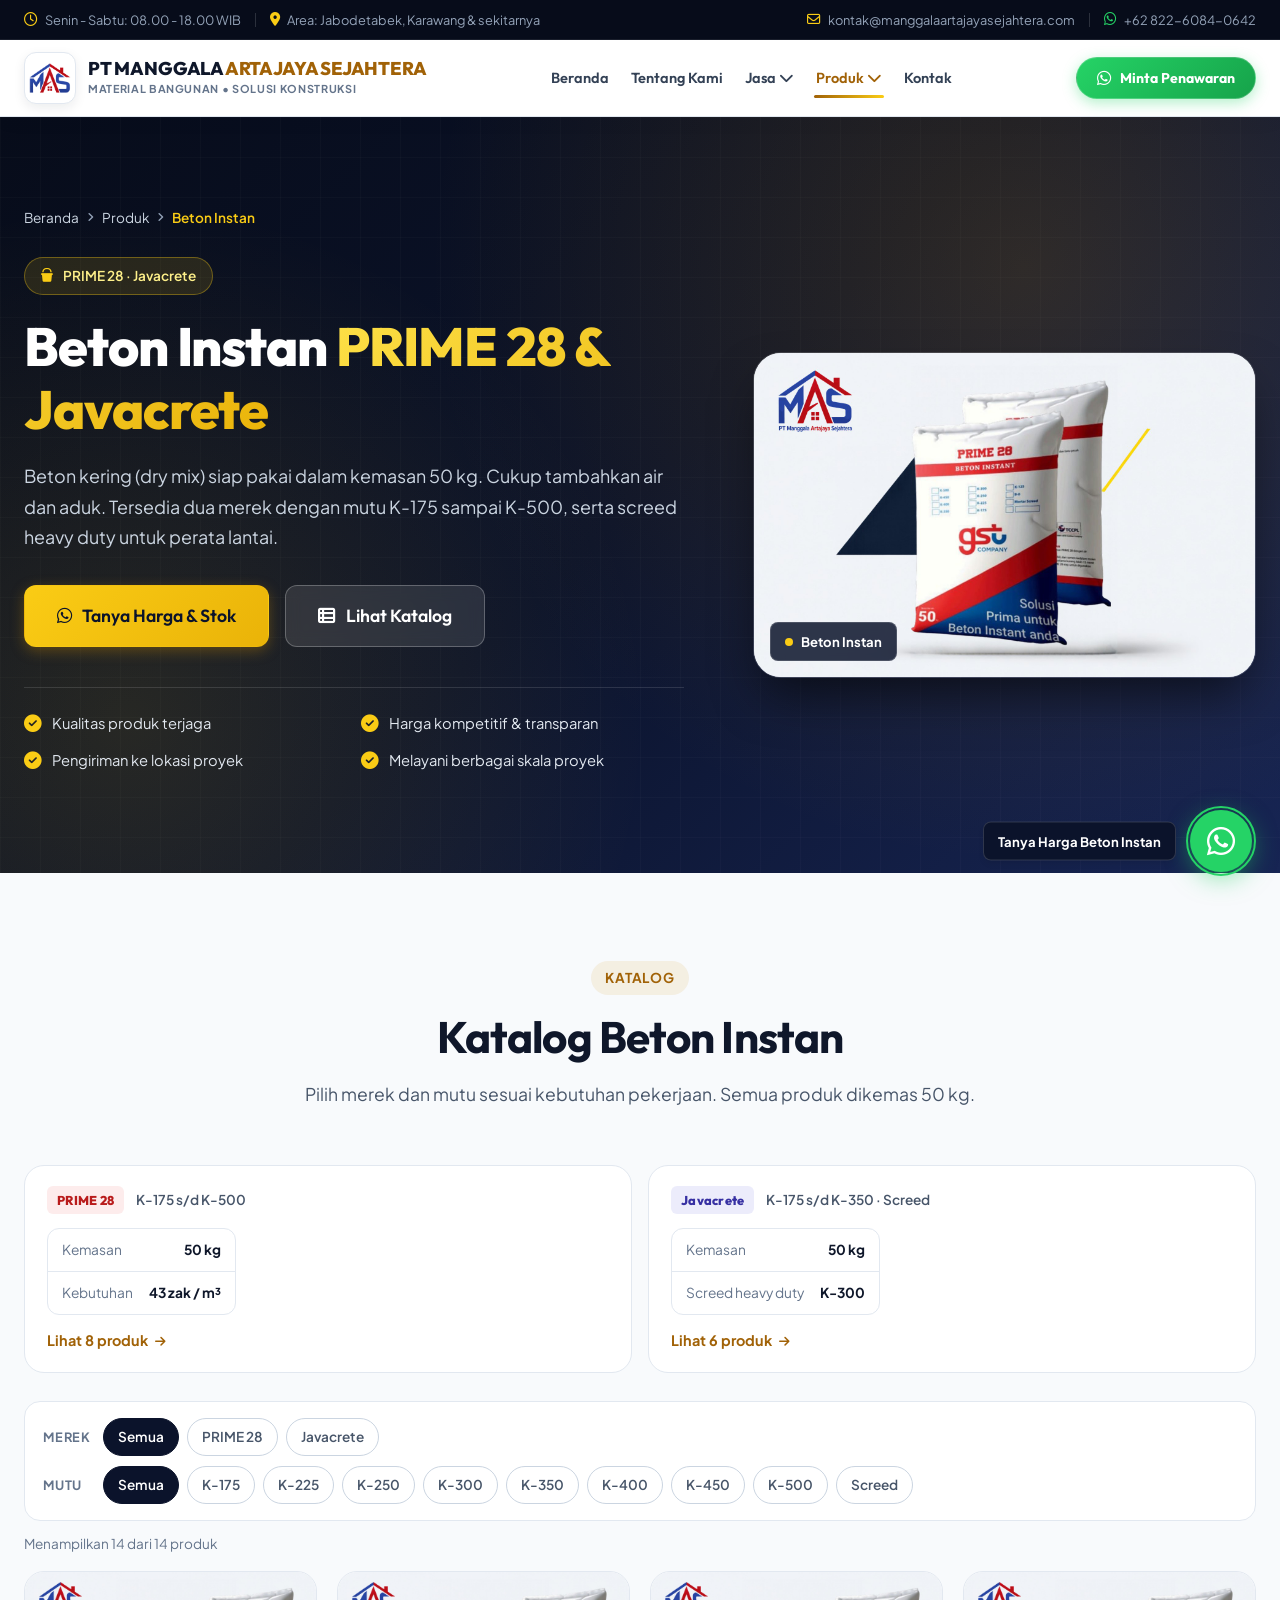
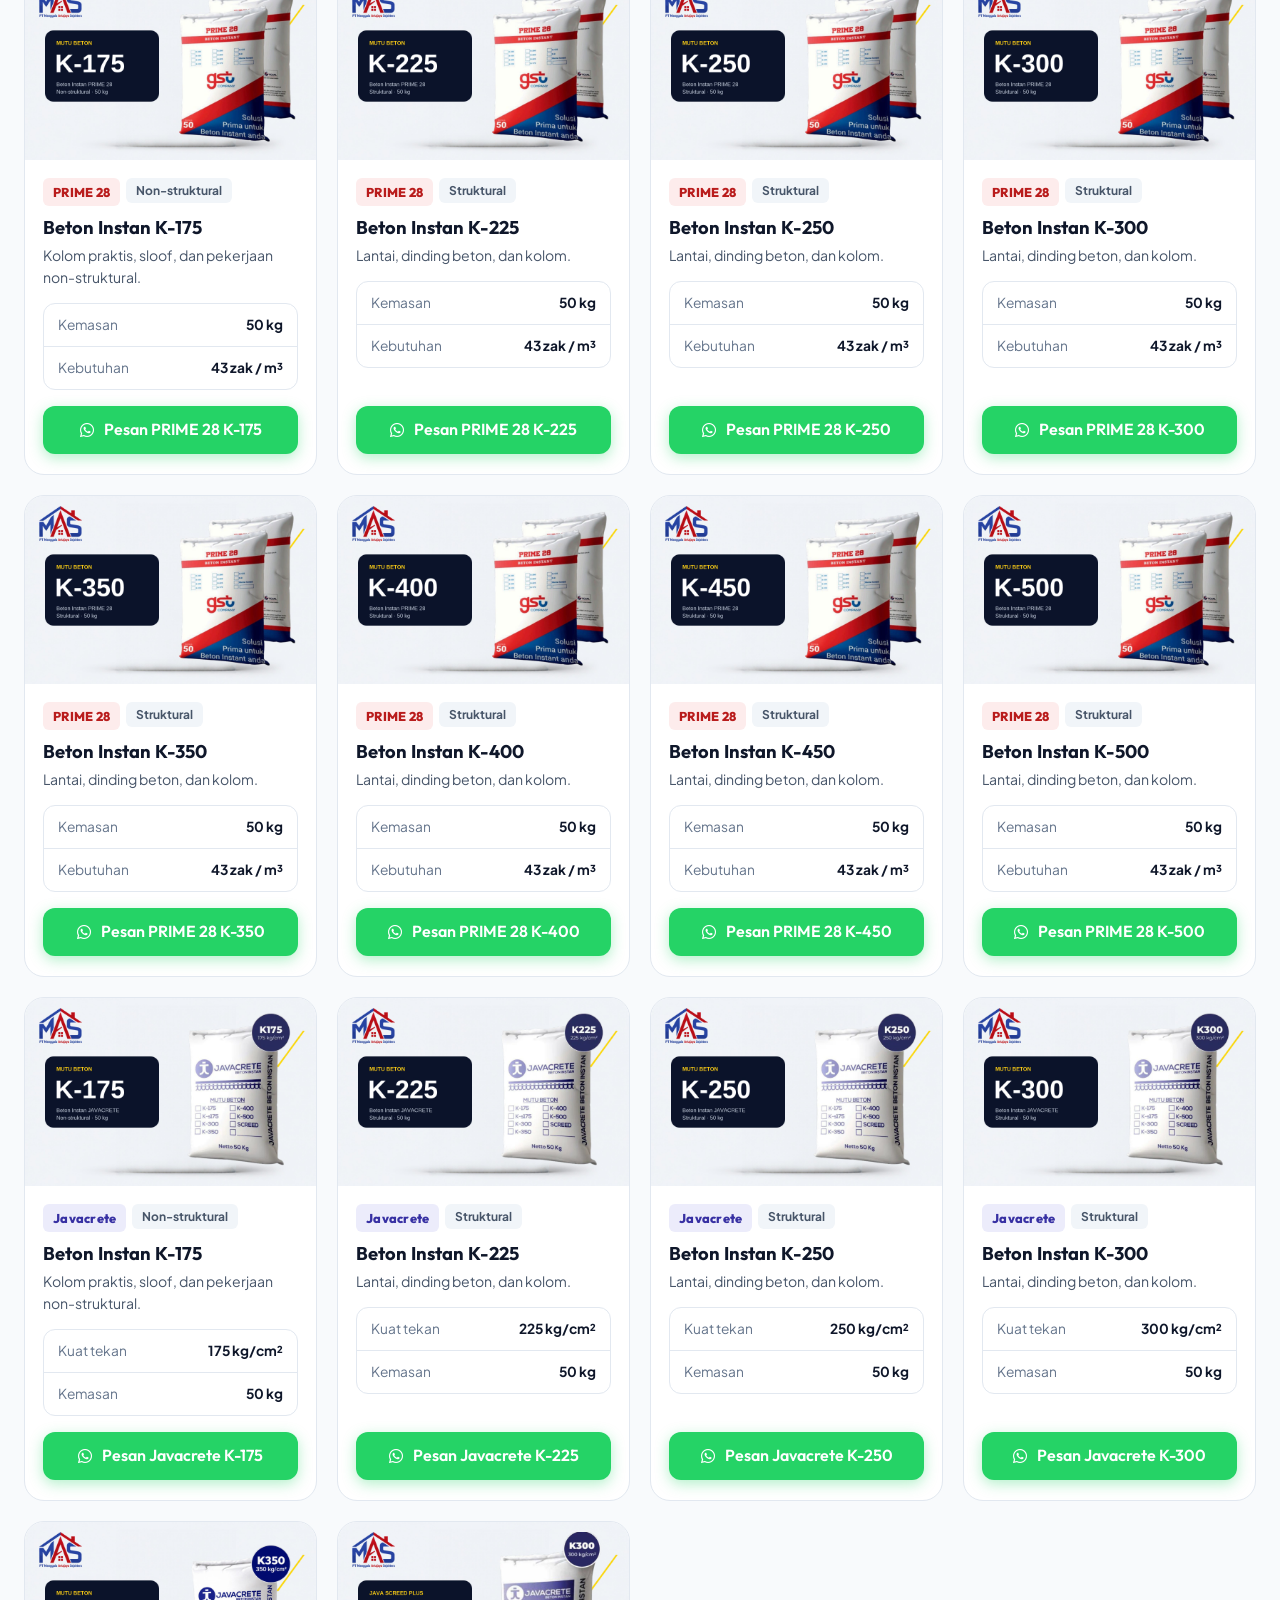
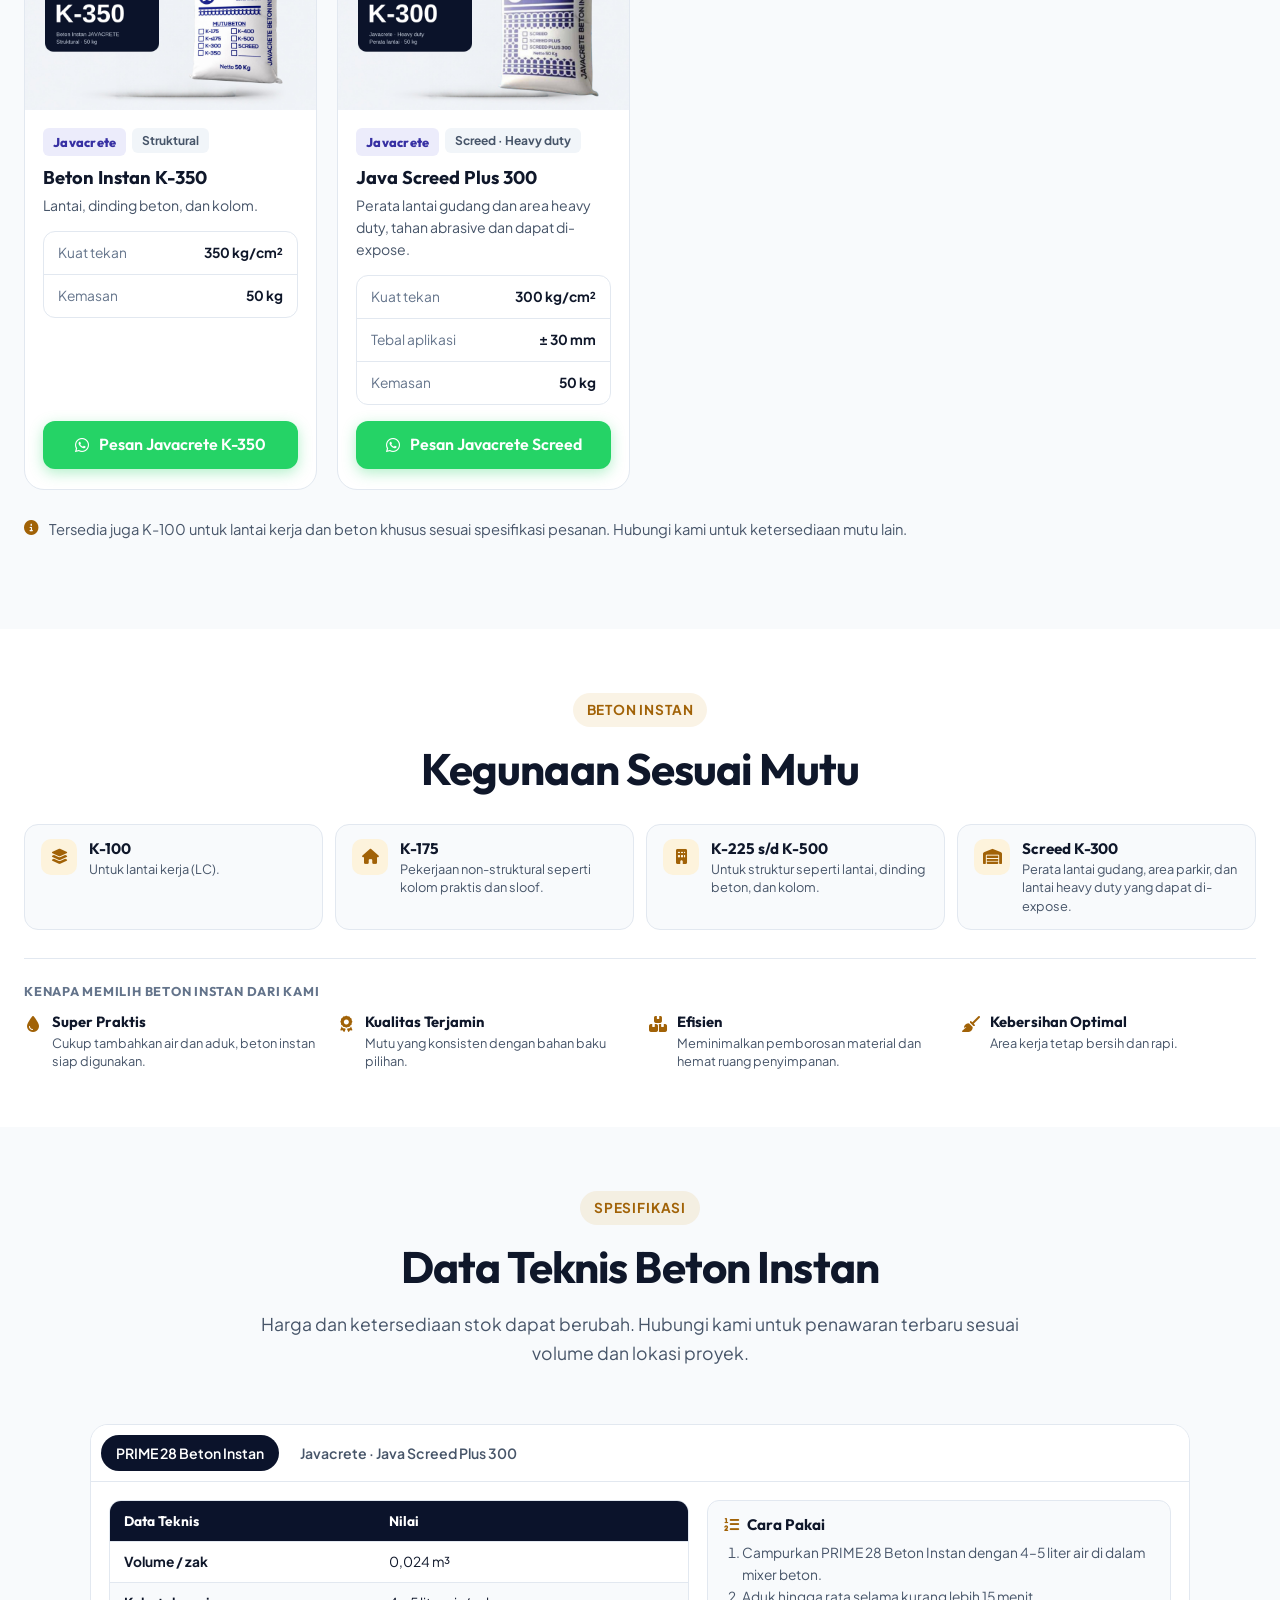
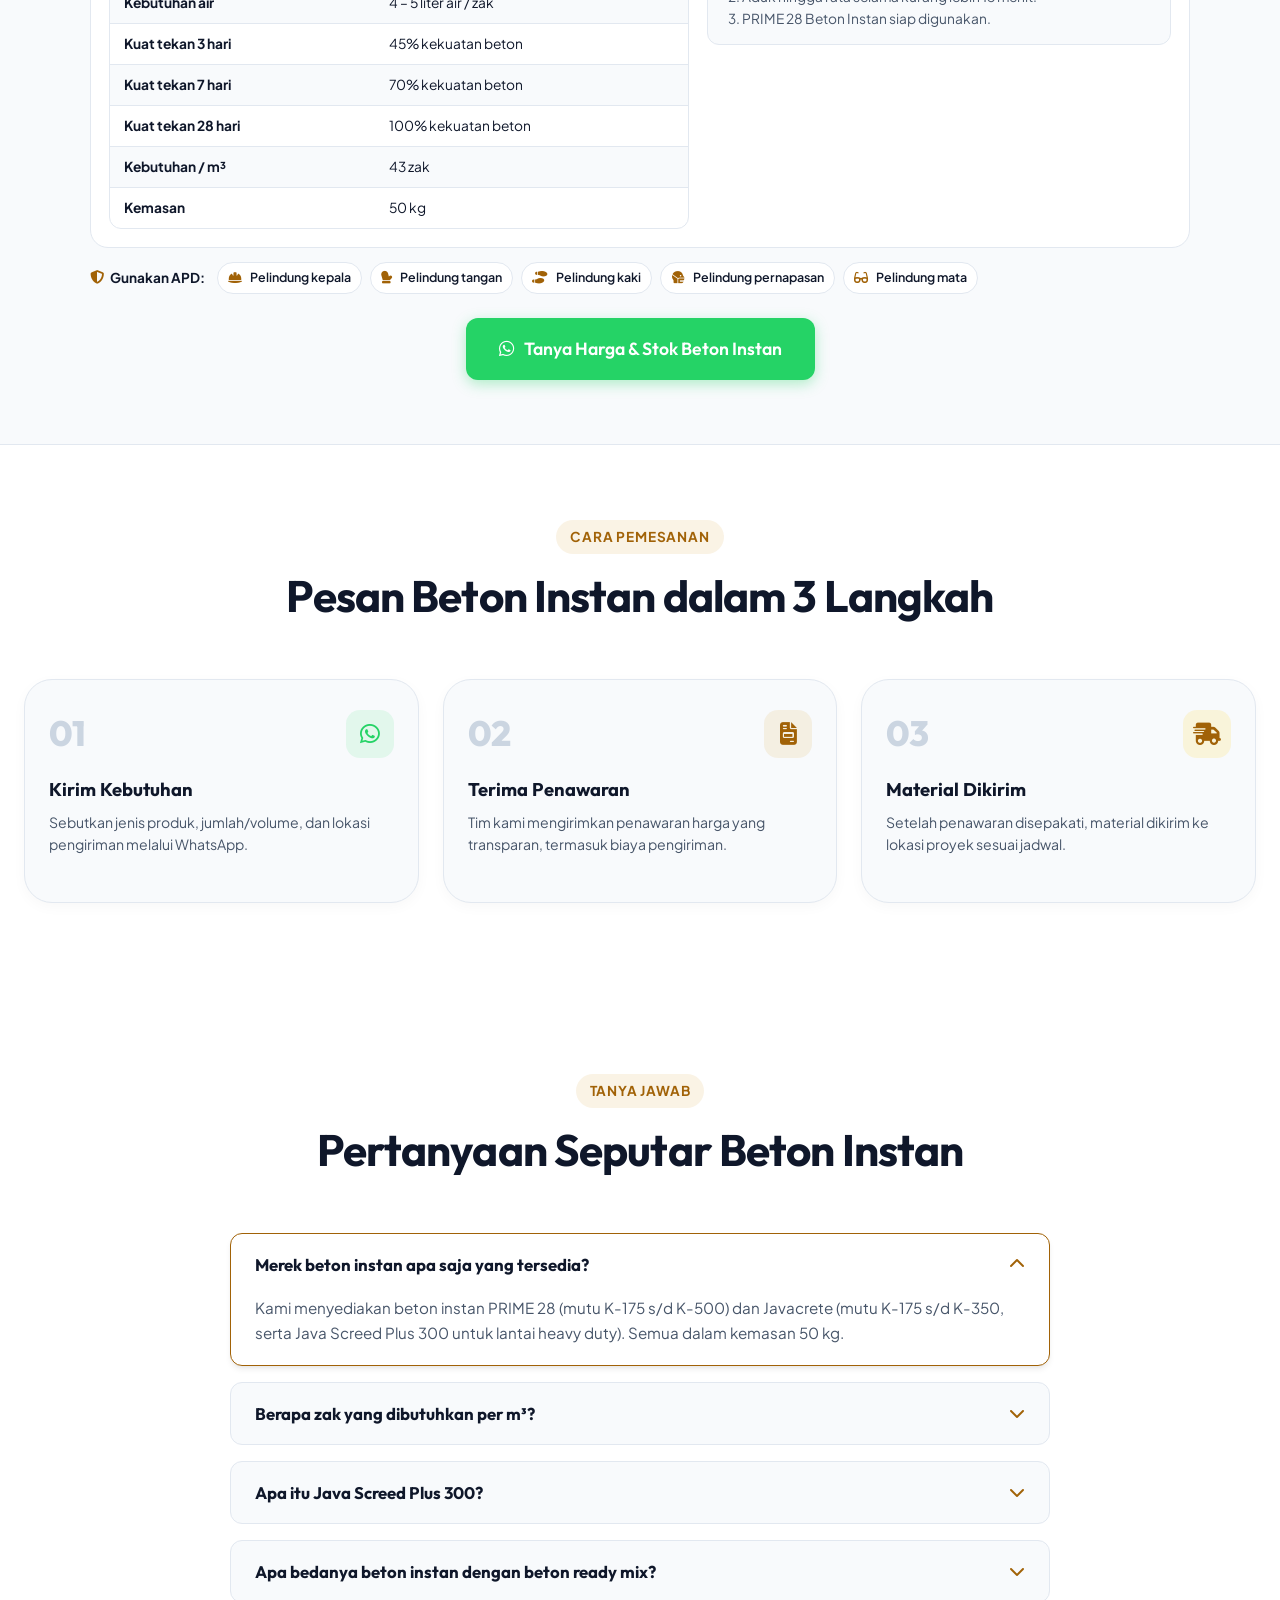
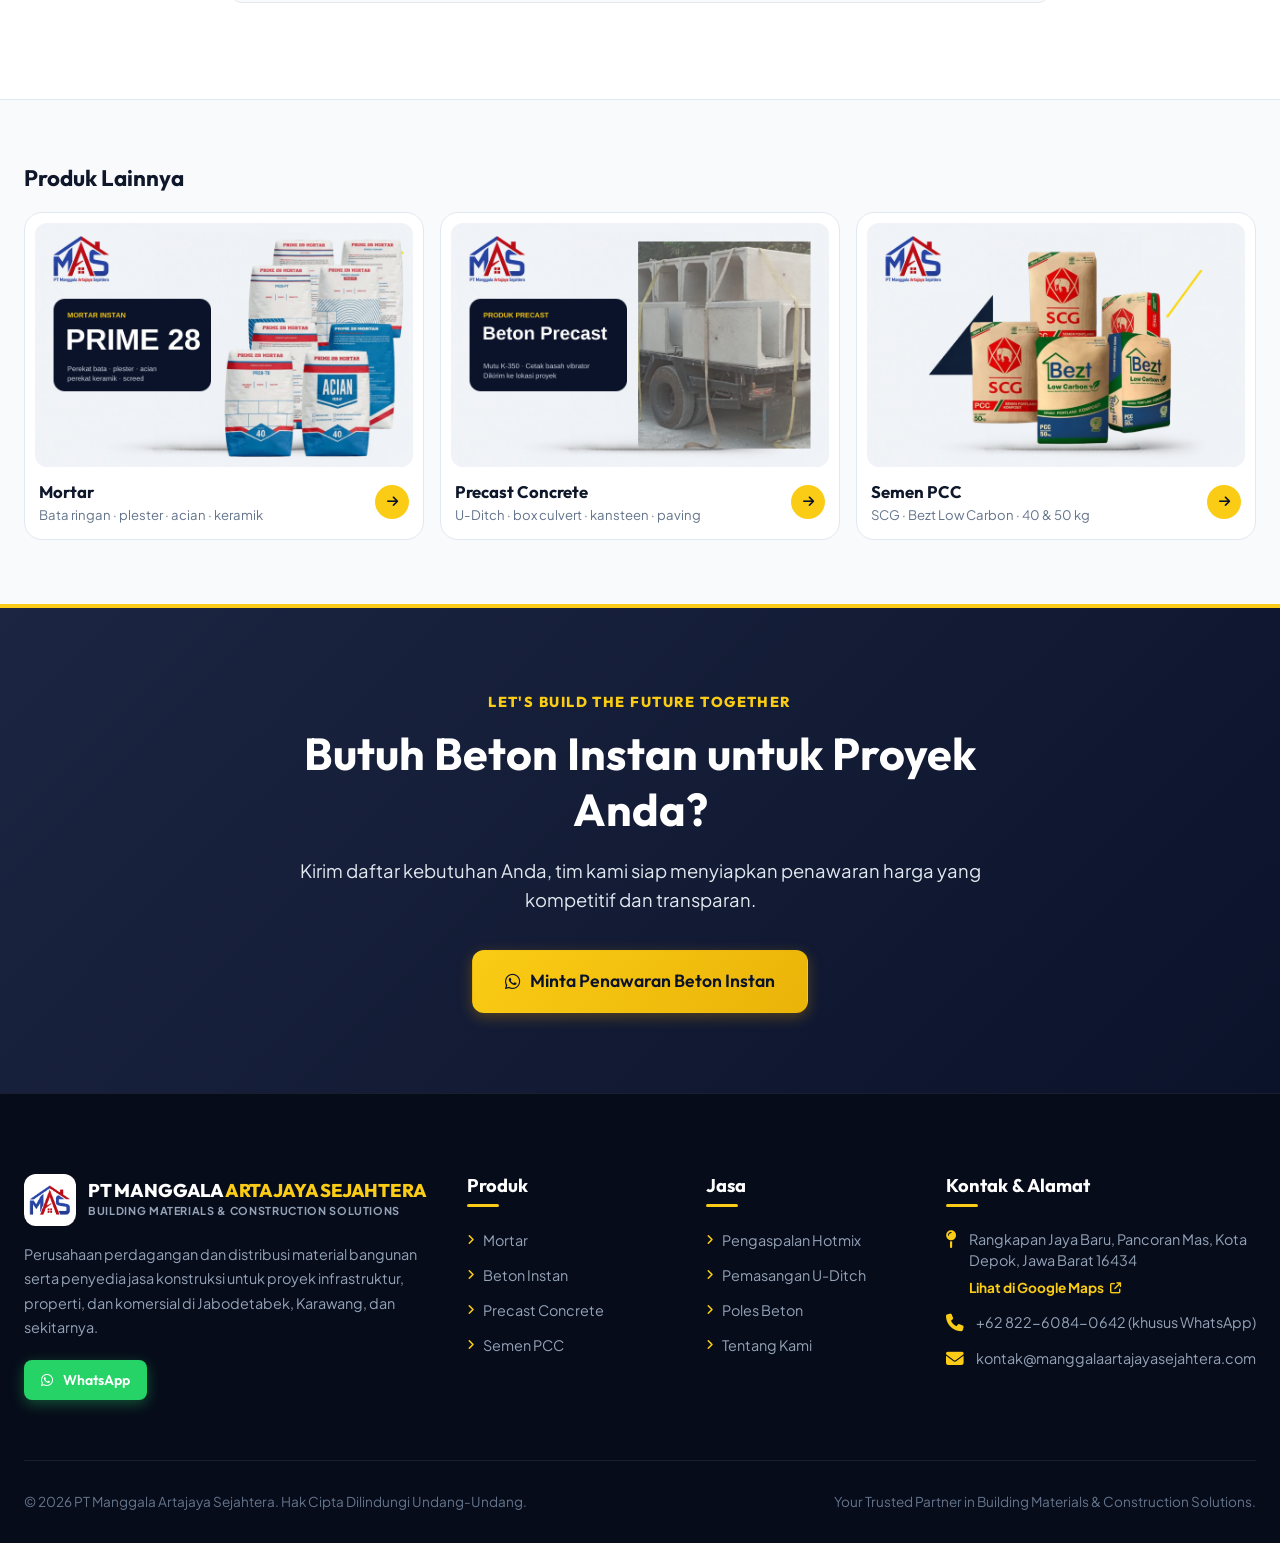
<file: produk/beton-instan/index.html>
<!DOCTYPE html>
<html lang="id">
<head>
  <meta charset="UTF-8">
  <meta name="viewport" content="width=device-width, initial-scale=1.0">

  <!-- SEO Primary Meta Tags -->
  <title>Jual Beton Instan K-175 s/d K-500 | Manggala Artajaya Sejahtera</title>
  <meta name="description" content="Beton instan PRIME 28 (K-175 s/d K-500) dan Javacrete (K-175 s/d K-350) kemasan 50 kg, plus Java Screed Plus 300. Cukup tambah air, kirim ke lokasi proyek.">
  <meta name="robots" content="index, follow, max-image-preview:large">
  <link rel="canonical" href="https://manggalaartajayasejahtera.com/produk/beton-instan/">

  <!-- Open Graph / Facebook -->
  <meta property="og:type" content="website">
  <meta property="og:locale" content="id_ID">
  <meta property="og:site_name" content="PT Manggala Artajaya Sejahtera">
  <meta property="og:url" content="https://manggalaartajayasejahtera.com/produk/beton-instan/">
  <meta property="og:title" content="Jual Beton Instan K-175 s/d K-500">
  <meta property="og:description" content="Beton instan PRIME 28 (K-175 s/d K-500) dan Javacrete (K-175 s/d K-350) kemasan 50 kg, plus Java Screed Plus 300. Cukup tambah air, kirim ke lokasi proyek.">
  <meta property="og:image" content="https://manggalaartajayasejahtera.com/assets/images/foto-produk-beton-instan.jpg">
  <meta property="og:image:width" content="1632">
  <meta property="og:image:height" content="1056">
  <meta property="og:image:alt" content="Beton Instan - PT Manggala Artajaya Sejahtera">

  <!-- Twitter -->
  <meta name="twitter:card" content="summary_large_image">
  <meta name="twitter:title" content="Jual Beton Instan K-175 s/d K-500">
  <meta name="twitter:description" content="Beton instan PRIME 28 (K-175 s/d K-500) dan Javacrete (K-175 s/d K-350) kemasan 50 kg, plus Java Screed Plus 300. Cukup tambah air, kirim ke lokasi proyek.">
  <meta name="twitter:image" content="https://manggalaartajayasejahtera.com/assets/images/foto-produk-beton-instan.jpg">

  <!-- Favicon & App Icons: logo PT Manggala Artajaya Sejahtera -->
  <link rel="icon" href="../../assets/brand/favicon.ico" sizes="any">
  <link rel="icon" type="image/png" sizes="32x32" href="../../assets/brand/favicon-32x32.png">
  <link rel="icon" type="image/png" sizes="16x16" href="../../assets/brand/favicon-16x16.png">
  <link rel="apple-touch-icon" sizes="180x180" href="../../assets/brand/apple-touch-icon.png">
  <link rel="manifest" href="../../site.webmanifest">
  <meta name="theme-color" content="#ffffff">

  <!-- Google Fonts: Outfit & Plus Jakarta Sans -->
  <link rel="preconnect" href="https://fonts.googleapis.com">
  <link rel="preconnect" href="https://fonts.gstatic.com" crossorigin>
  <link href="https://fonts.googleapis.com/css2?family=Outfit:wght@400;500;600;700;800;900&family=Plus+Jakarta+Sans:wght@400;500;600;700&display=swap" rel="stylesheet">

  <!-- Font Awesome 6 -->
  <link rel="stylesheet" href="https://cdnjs.cloudflare.com/ajax/libs/font-awesome/6.4.0/css/all.min.css">

  <!-- Custom CSS -->
  <link rel="stylesheet" href="../../css/style.css?v=20261124">

  <!-- Schema.org: CollectionPage + Breadcrumb + ItemList + FAQPage -->
  <script type="application/ld+json">
{
  "@context": "https://schema.org",
  "@graph": [
    {
      "@type": "CollectionPage",
      "name": "Jual Beton Instan K-175 s/d K-500",
      "description": "Beton instan PRIME 28 (K-175 s/d K-500) dan Javacrete (K-175 s/d K-350) kemasan 50 kg, plus Java Screed Plus 300. Cukup tambah air, kirim ke lokasi proyek.",
      "url": "https://manggalaartajayasejahtera.com/produk/beton-instan/",
      "inLanguage": "id-ID",
      "isPartOf": {
        "@type": "WebSite",
        "name": "PT Manggala Artajaya Sejahtera",
        "url": "https://manggalaartajayasejahtera.com/"
      },
      "primaryImageOfPage": "https://manggalaartajayasejahtera.com/assets/images/foto-produk-beton-instan.jpg"
    },
    {
      "@type": "BreadcrumbList",
      "itemListElement": [
        {
          "@type": "ListItem",
          "position": 1,
          "name": "Beranda",
          "item": "https://manggalaartajayasejahtera.com/"
        },
        {
          "@type": "ListItem",
          "position": 2,
          "name": "Produk",
          "item": "https://manggalaartajayasejahtera.com/#produk"
        },
        {
          "@type": "ListItem",
          "position": 3,
          "name": "Beton Instan",
          "item": "https://manggalaartajayasejahtera.com/produk/beton-instan/"
        }
      ]
    },
    {
      "@type": "ItemList",
      "name": "Katalog Beton Instan",
      "itemListElement": [
        {
          "@type": "ListItem",
          "position": 1,
          "name": "Beton Instan PRIME 28 K-175",
          "url": "https://manggalaartajayasejahtera.com/produk/beton-instan/#prime28-k175"
        },
        {
          "@type": "ListItem",
          "position": 2,
          "name": "Beton Instan PRIME 28 K-225",
          "url": "https://manggalaartajayasejahtera.com/produk/beton-instan/#prime28-k225"
        },
        {
          "@type": "ListItem",
          "position": 3,
          "name": "Beton Instan PRIME 28 K-250",
          "url": "https://manggalaartajayasejahtera.com/produk/beton-instan/#prime28-k250"
        },
        {
          "@type": "ListItem",
          "position": 4,
          "name": "Beton Instan PRIME 28 K-300",
          "url": "https://manggalaartajayasejahtera.com/produk/beton-instan/#prime28-k300"
        },
        {
          "@type": "ListItem",
          "position": 5,
          "name": "Beton Instan PRIME 28 K-350",
          "url": "https://manggalaartajayasejahtera.com/produk/beton-instan/#prime28-k350"
        },
        {
          "@type": "ListItem",
          "position": 6,
          "name": "Beton Instan PRIME 28 K-400",
          "url": "https://manggalaartajayasejahtera.com/produk/beton-instan/#prime28-k400"
        },
        {
          "@type": "ListItem",
          "position": 7,
          "name": "Beton Instan PRIME 28 K-450",
          "url": "https://manggalaartajayasejahtera.com/produk/beton-instan/#prime28-k450"
        },
        {
          "@type": "ListItem",
          "position": 8,
          "name": "Beton Instan PRIME 28 K-500",
          "url": "https://manggalaartajayasejahtera.com/produk/beton-instan/#prime28-k500"
        },
        {
          "@type": "ListItem",
          "position": 9,
          "name": "Beton Instan Javacrete K-175",
          "url": "https://manggalaartajayasejahtera.com/produk/beton-instan/#javacrete-k175"
        },
        {
          "@type": "ListItem",
          "position": 10,
          "name": "Beton Instan Javacrete K-225",
          "url": "https://manggalaartajayasejahtera.com/produk/beton-instan/#javacrete-k225"
        },
        {
          "@type": "ListItem",
          "position": 11,
          "name": "Beton Instan Javacrete K-250",
          "url": "https://manggalaartajayasejahtera.com/produk/beton-instan/#javacrete-k250"
        },
        {
          "@type": "ListItem",
          "position": 12,
          "name": "Beton Instan Javacrete K-300",
          "url": "https://manggalaartajayasejahtera.com/produk/beton-instan/#javacrete-k300"
        },
        {
          "@type": "ListItem",
          "position": 13,
          "name": "Beton Instan Javacrete K-350",
          "url": "https://manggalaartajayasejahtera.com/produk/beton-instan/#javacrete-k350"
        },
        {
          "@type": "ListItem",
          "position": 14,
          "name": "Java Screed Plus 300",
          "url": "https://manggalaartajayasejahtera.com/produk/beton-instan/#javacrete-screed"
        }
      ]
    },
    {
      "@type": "FAQPage",
      "mainEntity": [
        {
          "@type": "Question",
          "name": "Merek beton instan apa saja yang tersedia?",
          "acceptedAnswer": {
            "@type": "Answer",
            "text": "Kami menyediakan beton instan PRIME 28 (mutu K-175 s/d K-500) dan Javacrete (mutu K-175 s/d K-350, serta Java Screed Plus 300 untuk lantai heavy duty). Semua dalam kemasan 50 kg."
          }
        },
        {
          "@type": "Question",
          "name": "Berapa zak yang dibutuhkan per m³?",
          "acceptedAnswer": {
            "@type": "Answer",
            "text": "Untuk PRIME 28 Beton Instan dan Java Screed Plus 300, kebutuhannya 43 zak (50 kg) per m³. Contoh: pengecoran 2 m³ membutuhkan sekitar 86 zak. Untuk mutu Javacrete lainnya, hubungi kami untuk perhitungan."
          }
        },
        {
          "@type": "Question",
          "name": "Apa itu Java Screed Plus 300?",
          "acceptedAnswer": {
            "@type": "Answer",
            "text": "Beton instan mutu K-300 dari Javacrete untuk perata lantai pada gudang atau area yang membutuhkan kuat tekan tinggi (heavy duty), tahan abrasive, dan dapat di-expose. Tebal aplikasi ± 30 mm."
          }
        },
        {
          "@type": "Question",
          "name": "Apa bedanya beton instan dengan beton ready mix?",
          "acceptedAnswer": {
            "@type": "Answer",
            "text": "Beton instan berbentuk kemasan kering yang dicampur air di lokasi, cocok untuk volume kecil atau area dengan akses terbatas. Beton ready mix dikirim dalam kondisi basah menggunakan truk mixer untuk volume besar."
          }
        }
      ]
    }
  ]
}
  </script>
</head>
<body>

  <!-- ==========================================================================
       TOP INFO BAR - ULTRA CLEAN & SLEEK
       ========================================================================== -->
  <aside class="top-bar">
    <div class="container">
      <div class="top-bar-inner">
        <div class="top-bar-left">
          <span class="top-bar-item">
            <i class="fa-regular fa-clock"></i>
            <span>Senin - Sabtu: 08.00 - 18.00 WIB</span>
          </span>
          <span class="top-bar-divider hide-md"></span>
          <span class="top-bar-item hide-md">
            <i class="fa-solid fa-location-dot"></i>
            <span>Area: Jabodetabek, Karawang & sekitarnya</span>
          </span>
        </div>
        <div class="top-bar-right">
          <a href="mailto:kontak@manggalaartajayasejahtera.com" class="top-bar-item hide-sm">
            <i class="fa-regular fa-envelope"></i>
            <span>kontak@manggalaartajayasejahtera.com</span>
          </a>
          <span class="top-bar-divider hide-sm"></span>
          <a href="https://wa.me/6282260840642" target="_blank" rel="noopener" class="top-bar-item">
            <i class="fa-brands fa-whatsapp text-whatsapp"></i>
            <span>+62 822-6084-0642</span>
          </a>
        </div>
      </div>
    </div>
  </aside>

  <!-- ==========================================================================
       STICKY NAVBAR - CLEAN CORPORATE AESTHETIC
       ========================================================================== -->
  <header class="site-header" id="siteHeader">
    <div class="container">
      <nav class="navbar-inner">
        <!-- Brand Logo -->
        <a href="../../index.html" class="brand-logo" aria-label="PT Manggala Artajaya Sejahtera">
          <div class="brand-icon">
            <img src="../../assets/brand/logo-mas-mark.png" alt="Logo MAS" width="44" height="44">
          </div>
          <div class="brand-text">
            <span class="brand-title">PT MANGGALA <span>ARTAJAYA SEJAHTERA</span></span>
            <span class="brand-subtitle">MATERIAL BANGUNAN • SOLUSI KONSTRUKSI</span>
          </div>
        </a>

        <!-- Desktop & Mobile Navigation Menu -->
        <ul class="nav-menu" id="navMenu">
          <li class="mobile-drawer-header">
            <span class="mobile-menu-title">Menu Navigasi</span>
            <button class="mobile-close-btn" id="mobileCloseBtn" aria-label="Tutup Menu">&times;</button>
          </li>
          <li><a href="../../index.html" class="nav-link">Beranda</a></li>
          <li><a href="../../index.html#tentang" class="nav-link">Tentang Kami</a></li>
          <li class="dropdown">
            <a href="#" class="nav-link dropdown-toggle">Jasa <i class="fa-solid fa-chevron-down"></i></a>
            <ul class="dropdown-menu">
              <li><a href="../../pengaspalan/index.html" class="">Pengaspalan Hotmix</a></li>
              <li><a href="../../uditch/index.html" class="">Pemasangan U-Ditch</a></li>
              <li><a href="../../poles-beton/index.html" class="">Poles Beton</a></li>
            </ul>
          </li>
          <li class="dropdown">
            <a href="#" class="nav-link dropdown-toggle active">Produk <i class="fa-solid fa-chevron-down"></i></a>
            <ul class="dropdown-menu">
              <li><a href="../../produk/mortar/index.html" class="">Mortar</a></li>
              <li><a href="../../produk/beton-instan/index.html" class="active">Beton Instan</a></li>
              <li><a href="../../produk/precast/index.html" class="">Precast Concrete</a></li>
              <li><a href="../../produk/semen-pcc/index.html" class="">Semen PCC</a></li>
            </ul>
          </li>
          <li><a href="#kontak" class="nav-link">Kontak</a></li>
          <li class="mobile-drawer-footer">
            <a href="https://wa.me/6282260840642?text=Halo%20PT%20Manggala%20Artajaya%20Sejahtera%2C%20saya%20ingin%20meminta%20penawaran%20harga%20Beton%20Instan." target="_blank" rel="noopener" class="btn btn-whatsapp w-full">
              <i class="fa-brands fa-whatsapp"></i> Minta Penawaran
            </a>
            <div class="mobile-contact-info">
              <p><i class="fa-solid fa-phone"></i> +62 822-6084-0642</p>
              <p><i class="fa-regular fa-envelope"></i> kontak@manggalaartajayasejahtera.com</p>
            </div>
          </li>
        </ul>

        <!-- Right Action Button -->
        <div class="nav-actions">
          <a href="https://wa.me/6282260840642?text=Halo%20PT%20Manggala%20Artajaya%20Sejahtera%2C%20saya%20ingin%20menanyakan%20harga%20dan%20stok%20Beton%20Instan." target="_blank" rel="noopener" class="btn btn-whatsapp btn-nav-cta">
            <i class="fa-brands fa-whatsapp"></i>
            <span>Minta Penawaran</span>
          </a>
          <!-- Mobile Hamburger Toggle -->
          <button class="hamburger-btn" id="hamburgerBtn" aria-label="Toggle menu navigasi">
            <i class="fa-solid fa-bars"></i>
          </button>
        </div>
      </nav>
    </div>
  </header>
  <!-- Mobile Drawer Overlay -->
  <div class="mobile-overlay" id="mobileOverlay"></div>

  <!-- ==========================================================================
       HERO PRODUK
       ========================================================================== -->
  <section class="hero-section" id="home">
    <div class="hero-bg-overlay"></div>
    <div class="container">
      <nav class="breadcrumb" aria-label="Breadcrumb">
        <a href="../../index.html">Beranda</a><i class="fa-solid fa-angle-right"></i><a href="../../index.html#produk">Produk</a><i class="fa-solid fa-angle-right"></i><span>Beton Instan</span>
      </nav>
      <div class="hero-grid">
        <div class="hero-content">
          <div class="hero-badge">
            <i class="fa-solid fa-bucket"></i><span>PRIME 28 · Javacrete</span>
          </div>

          <h1 class="hero-title">
            Beton Instan <span class="highlight-text">PRIME 28 & Javacrete</span>
          </h1>

          <p class="hero-desc">
            Beton kering (dry mix) siap pakai dalam kemasan 50 kg. Cukup tambahkan air dan aduk. Tersedia dua merek dengan mutu K-175 sampai K-500, serta screed heavy duty untuk perata lantai.
          </p>

          <div class="hero-cta-group">
            <a href="https://wa.me/6282260840642?text=Halo%20PT%20Manggala%20Artajaya%20Sejahtera%2C%20saya%20ingin%20menanyakan%20harga%20dan%20stok%20Beton%20Instan." target="_blank" rel="noopener" class="btn btn-primary btn-lg">
              <i class="fa-brands fa-whatsapp"></i>
              <span>Tanya Harga & Stok</span>
            </a>
            <a href="#katalog" class="btn btn-outline-white btn-lg">
              <i class="fa-solid fa-table-list"></i>
              <span>Lihat Katalog</span>
            </a>
          </div>

          <div class="hero-trust-points">
            <div class="trust-item">
              <i class="fa-solid fa-circle-check"></i>
              <span>Kualitas produk terjaga</span>
            </div>
            <div class="trust-item">
              <i class="fa-solid fa-circle-check"></i>
              <span>Harga kompetitif & transparan</span>
            </div>
            <div class="trust-item">
              <i class="fa-solid fa-circle-check"></i>
              <span>Pengiriman ke lokasi proyek</span>
            </div>
            <div class="trust-item">
              <i class="fa-solid fa-circle-check"></i>
              <span>Melayani berbagai skala proyek</span>
            </div>
          </div>
        </div>

        <!-- Hero Media Showcase Card -->
        <div class="hero-media-wrapper">
          <div class="hero-main-card hero-main-card--catalog">
            <div class="photo-slot photo-slot--dark" data-photo-src="../../assets/images/foto-produk-beton-instan.jpg" data-photo-alt="Beton Instan - PT Manggala Artajaya Sejahtera" data-photo-eager="1">
              <i class="fa-solid fa-camera"></i>
              <strong>Foto produk Beton Instan</strong>
              <span>Foto asli produk / stok di gudang, posisi horizontal, terang (min. 1600 px)</span>
              <code>assets/images/foto-produk-beton-instan.jpg</code>
            </div>
            <div class="hero-card-badge">
              <span class="pulse-dot"></span>
              <span>Beton Instan</span>
            </div>
          </div>
        </div>
      </div>
    </div>
  </section>

  <!-- ==========================================================================
       KATALOG
       Gambar: assets/images/beton-instan-<merek>-<mutu>.jpg
       ========================================================================== -->
  <section class="grade-section" id="katalog">
    <div class="container">
      <div class="section-header">
        <span class="section-tag">Katalog</span>
        <h2 class="section-title">Katalog Beton Instan</h2>
        <p class="section-subtitle">Pilih merek dan mutu sesuai kebutuhan pekerjaan. Semua produk dikemas 50 kg.</p>
      </div>
      <div class="brand-grid">
        <button type="button" class="brand-card" data-filter-brand="prime28">
          <span class="brand-card-head"><span class="brand-tag brand-tag--prime28">PRIME 28</span><span class="brand-card-range">K-175 s/d K-500</span></span>
          <dl class="gx-spec">
            <div><dt>Kemasan</dt><dd>50 kg</dd></div>
            <div><dt>Kebutuhan</dt><dd>43 zak / m³</dd></div>
          </dl>
          <span class="brand-card-link">Lihat 8 produk <i class="fa-solid fa-arrow-right"></i></span>
        </button>
        <button type="button" class="brand-card" data-filter-brand="javacrete">
          <span class="brand-card-head"><span class="brand-tag brand-tag--javacrete">Javacrete</span><span class="brand-card-range">K-175 s/d K-350 · Screed</span></span>
          <dl class="gx-spec">
            <div><dt>Kemasan</dt><dd>50 kg</dd></div>
            <div><dt>Screed heavy duty</dt><dd>K-300</dd></div>
          </dl>
          <span class="brand-card-link">Lihat 6 produk <i class="fa-solid fa-arrow-right"></i></span>
        </button>
      </div>
      <div class="catalog-filters" data-catalog-filters>
        <div class="filter-row"><span class="filter-label">Merek</span><button type="button" class="filter-chip is-active" data-filter-brand="all">Semua</button><button type="button" class="filter-chip" data-filter-brand="prime28">PRIME 28</button><button type="button" class="filter-chip" data-filter-brand="javacrete">Javacrete</button></div>
        <div class="filter-row"><span class="filter-label">Mutu</span><button type="button" class="filter-chip is-active" data-filter-grade="all">Semua</button><button type="button" class="filter-chip" data-filter-grade="k175">K-175</button><button type="button" class="filter-chip" data-filter-grade="k225">K-225</button><button type="button" class="filter-chip" data-filter-grade="k250">K-250</button><button type="button" class="filter-chip" data-filter-grade="k300">K-300</button><button type="button" class="filter-chip" data-filter-grade="k350">K-350</button><button type="button" class="filter-chip" data-filter-grade="k400">K-400</button><button type="button" class="filter-chip" data-filter-grade="k450">K-450</button><button type="button" class="filter-chip" data-filter-grade="k500">K-500</button><button type="button" class="filter-chip" data-filter-grade="screed">Screed</button></div>
      </div>
      <p class="catalog-count" data-catalog-count></p>
      <div class="grade-grid" data-catalog-grid>
        <article class="grade-card" id="prime28-k175" data-brand="prime28" data-grade="k175">
          <div class="photo-slot grade-media" data-photo-src="../../assets/images/beton-instan-prime28-k175.jpg" data-photo-alt="Beton Instan PRIME 28 K-175"><span class="grade-fallback">K-175</span></div>
          <div class="grade-body">
            <div class="grade-tags"><span class="brand-tag brand-tag--prime28">PRIME 28</span><span class="gx-tag">Non-struktural</span></div>
            <h3>Beton Instan K-175</h3>
            <p>Kolom praktis, sloof, dan pekerjaan non-struktural.</p>
            <dl class="gx-spec">
              <div><dt>Kemasan</dt><dd>50 kg</dd></div>
              <div><dt>Kebutuhan</dt><dd>43 zak / m³</dd></div>
            </dl>
            <a href="https://wa.me/6282260840642?text=Halo%20PT%20Manggala%20Artajaya%20Sejahtera%2C%20saya%20ingin%20memesan%20Beton%20Instan%20PRIME%2028%20K-175.%20Mohon%20info%20harga%20dan%20stok." target="_blank" rel="noopener" class="btn btn-whatsapp grade-cta"><i class="fa-brands fa-whatsapp"></i> Pesan PRIME 28 K-175</a>
          </div>
        </article>
        <article class="grade-card" id="prime28-k225" data-brand="prime28" data-grade="k225">
          <div class="photo-slot grade-media" data-photo-src="../../assets/images/beton-instan-prime28-k225.jpg" data-photo-alt="Beton Instan PRIME 28 K-225"><span class="grade-fallback">K-225</span></div>
          <div class="grade-body">
            <div class="grade-tags"><span class="brand-tag brand-tag--prime28">PRIME 28</span><span class="gx-tag">Struktural</span></div>
            <h3>Beton Instan K-225</h3>
            <p>Lantai, dinding beton, dan kolom.</p>
            <dl class="gx-spec">
              <div><dt>Kemasan</dt><dd>50 kg</dd></div>
              <div><dt>Kebutuhan</dt><dd>43 zak / m³</dd></div>
            </dl>
            <a href="https://wa.me/6282260840642?text=Halo%20PT%20Manggala%20Artajaya%20Sejahtera%2C%20saya%20ingin%20memesan%20Beton%20Instan%20PRIME%2028%20K-225.%20Mohon%20info%20harga%20dan%20stok." target="_blank" rel="noopener" class="btn btn-whatsapp grade-cta"><i class="fa-brands fa-whatsapp"></i> Pesan PRIME 28 K-225</a>
          </div>
        </article>
        <article class="grade-card" id="prime28-k250" data-brand="prime28" data-grade="k250">
          <div class="photo-slot grade-media" data-photo-src="../../assets/images/beton-instan-prime28-k250.jpg" data-photo-alt="Beton Instan PRIME 28 K-250"><span class="grade-fallback">K-250</span></div>
          <div class="grade-body">
            <div class="grade-tags"><span class="brand-tag brand-tag--prime28">PRIME 28</span><span class="gx-tag">Struktural</span></div>
            <h3>Beton Instan K-250</h3>
            <p>Lantai, dinding beton, dan kolom.</p>
            <dl class="gx-spec">
              <div><dt>Kemasan</dt><dd>50 kg</dd></div>
              <div><dt>Kebutuhan</dt><dd>43 zak / m³</dd></div>
            </dl>
            <a href="https://wa.me/6282260840642?text=Halo%20PT%20Manggala%20Artajaya%20Sejahtera%2C%20saya%20ingin%20memesan%20Beton%20Instan%20PRIME%2028%20K-250.%20Mohon%20info%20harga%20dan%20stok." target="_blank" rel="noopener" class="btn btn-whatsapp grade-cta"><i class="fa-brands fa-whatsapp"></i> Pesan PRIME 28 K-250</a>
          </div>
        </article>
        <article class="grade-card" id="prime28-k300" data-brand="prime28" data-grade="k300">
          <div class="photo-slot grade-media" data-photo-src="../../assets/images/beton-instan-prime28-k300.jpg" data-photo-alt="Beton Instan PRIME 28 K-300"><span class="grade-fallback">K-300</span></div>
          <div class="grade-body">
            <div class="grade-tags"><span class="brand-tag brand-tag--prime28">PRIME 28</span><span class="gx-tag">Struktural</span></div>
            <h3>Beton Instan K-300</h3>
            <p>Lantai, dinding beton, dan kolom.</p>
            <dl class="gx-spec">
              <div><dt>Kemasan</dt><dd>50 kg</dd></div>
              <div><dt>Kebutuhan</dt><dd>43 zak / m³</dd></div>
            </dl>
            <a href="https://wa.me/6282260840642?text=Halo%20PT%20Manggala%20Artajaya%20Sejahtera%2C%20saya%20ingin%20memesan%20Beton%20Instan%20PRIME%2028%20K-300.%20Mohon%20info%20harga%20dan%20stok." target="_blank" rel="noopener" class="btn btn-whatsapp grade-cta"><i class="fa-brands fa-whatsapp"></i> Pesan PRIME 28 K-300</a>
          </div>
        </article>
        <article class="grade-card" id="prime28-k350" data-brand="prime28" data-grade="k350">
          <div class="photo-slot grade-media" data-photo-src="../../assets/images/beton-instan-prime28-k350.jpg" data-photo-alt="Beton Instan PRIME 28 K-350"><span class="grade-fallback">K-350</span></div>
          <div class="grade-body">
            <div class="grade-tags"><span class="brand-tag brand-tag--prime28">PRIME 28</span><span class="gx-tag">Struktural</span></div>
            <h3>Beton Instan K-350</h3>
            <p>Lantai, dinding beton, dan kolom.</p>
            <dl class="gx-spec">
              <div><dt>Kemasan</dt><dd>50 kg</dd></div>
              <div><dt>Kebutuhan</dt><dd>43 zak / m³</dd></div>
            </dl>
            <a href="https://wa.me/6282260840642?text=Halo%20PT%20Manggala%20Artajaya%20Sejahtera%2C%20saya%20ingin%20memesan%20Beton%20Instan%20PRIME%2028%20K-350.%20Mohon%20info%20harga%20dan%20stok." target="_blank" rel="noopener" class="btn btn-whatsapp grade-cta"><i class="fa-brands fa-whatsapp"></i> Pesan PRIME 28 K-350</a>
          </div>
        </article>
        <article class="grade-card" id="prime28-k400" data-brand="prime28" data-grade="k400">
          <div class="photo-slot grade-media" data-photo-src="../../assets/images/beton-instan-prime28-k400.jpg" data-photo-alt="Beton Instan PRIME 28 K-400"><span class="grade-fallback">K-400</span></div>
          <div class="grade-body">
            <div class="grade-tags"><span class="brand-tag brand-tag--prime28">PRIME 28</span><span class="gx-tag">Struktural</span></div>
            <h3>Beton Instan K-400</h3>
            <p>Lantai, dinding beton, dan kolom.</p>
            <dl class="gx-spec">
              <div><dt>Kemasan</dt><dd>50 kg</dd></div>
              <div><dt>Kebutuhan</dt><dd>43 zak / m³</dd></div>
            </dl>
            <a href="https://wa.me/6282260840642?text=Halo%20PT%20Manggala%20Artajaya%20Sejahtera%2C%20saya%20ingin%20memesan%20Beton%20Instan%20PRIME%2028%20K-400.%20Mohon%20info%20harga%20dan%20stok." target="_blank" rel="noopener" class="btn btn-whatsapp grade-cta"><i class="fa-brands fa-whatsapp"></i> Pesan PRIME 28 K-400</a>
          </div>
        </article>
        <article class="grade-card" id="prime28-k450" data-brand="prime28" data-grade="k450">
          <div class="photo-slot grade-media" data-photo-src="../../assets/images/beton-instan-prime28-k450.jpg" data-photo-alt="Beton Instan PRIME 28 K-450"><span class="grade-fallback">K-450</span></div>
          <div class="grade-body">
            <div class="grade-tags"><span class="brand-tag brand-tag--prime28">PRIME 28</span><span class="gx-tag">Struktural</span></div>
            <h3>Beton Instan K-450</h3>
            <p>Lantai, dinding beton, dan kolom.</p>
            <dl class="gx-spec">
              <div><dt>Kemasan</dt><dd>50 kg</dd></div>
              <div><dt>Kebutuhan</dt><dd>43 zak / m³</dd></div>
            </dl>
            <a href="https://wa.me/6282260840642?text=Halo%20PT%20Manggala%20Artajaya%20Sejahtera%2C%20saya%20ingin%20memesan%20Beton%20Instan%20PRIME%2028%20K-450.%20Mohon%20info%20harga%20dan%20stok." target="_blank" rel="noopener" class="btn btn-whatsapp grade-cta"><i class="fa-brands fa-whatsapp"></i> Pesan PRIME 28 K-450</a>
          </div>
        </article>
        <article class="grade-card" id="prime28-k500" data-brand="prime28" data-grade="k500">
          <div class="photo-slot grade-media" data-photo-src="../../assets/images/beton-instan-prime28-k500.jpg" data-photo-alt="Beton Instan PRIME 28 K-500"><span class="grade-fallback">K-500</span></div>
          <div class="grade-body">
            <div class="grade-tags"><span class="brand-tag brand-tag--prime28">PRIME 28</span><span class="gx-tag">Struktural</span></div>
            <h3>Beton Instan K-500</h3>
            <p>Lantai, dinding beton, dan kolom.</p>
            <dl class="gx-spec">
              <div><dt>Kemasan</dt><dd>50 kg</dd></div>
              <div><dt>Kebutuhan</dt><dd>43 zak / m³</dd></div>
            </dl>
            <a href="https://wa.me/6282260840642?text=Halo%20PT%20Manggala%20Artajaya%20Sejahtera%2C%20saya%20ingin%20memesan%20Beton%20Instan%20PRIME%2028%20K-500.%20Mohon%20info%20harga%20dan%20stok." target="_blank" rel="noopener" class="btn btn-whatsapp grade-cta"><i class="fa-brands fa-whatsapp"></i> Pesan PRIME 28 K-500</a>
          </div>
        </article>
        <article class="grade-card" id="javacrete-k175" data-brand="javacrete" data-grade="k175">
          <div class="photo-slot grade-media" data-photo-src="../../assets/images/beton-instan-javacrete-k175.jpg" data-photo-alt="Beton Instan Javacrete K-175"><span class="grade-fallback">K-175</span></div>
          <div class="grade-body">
            <div class="grade-tags"><span class="brand-tag brand-tag--javacrete">Javacrete</span><span class="gx-tag">Non-struktural</span></div>
            <h3>Beton Instan K-175</h3>
            <p>Kolom praktis, sloof, dan pekerjaan non-struktural.</p>
            <dl class="gx-spec">
              <div><dt>Kuat tekan</dt><dd>175 kg/cm²</dd></div>
              <div><dt>Kemasan</dt><dd>50 kg</dd></div>
            </dl>
            <a href="https://wa.me/6282260840642?text=Halo%20PT%20Manggala%20Artajaya%20Sejahtera%2C%20saya%20ingin%20memesan%20Beton%20Instan%20Javacrete%20K-175.%20Mohon%20info%20harga%20dan%20stok." target="_blank" rel="noopener" class="btn btn-whatsapp grade-cta"><i class="fa-brands fa-whatsapp"></i> Pesan Javacrete K-175</a>
          </div>
        </article>
        <article class="grade-card" id="javacrete-k225" data-brand="javacrete" data-grade="k225">
          <div class="photo-slot grade-media" data-photo-src="../../assets/images/beton-instan-javacrete-k225.jpg" data-photo-alt="Beton Instan Javacrete K-225"><span class="grade-fallback">K-225</span></div>
          <div class="grade-body">
            <div class="grade-tags"><span class="brand-tag brand-tag--javacrete">Javacrete</span><span class="gx-tag">Struktural</span></div>
            <h3>Beton Instan K-225</h3>
            <p>Lantai, dinding beton, dan kolom.</p>
            <dl class="gx-spec">
              <div><dt>Kuat tekan</dt><dd>225 kg/cm²</dd></div>
              <div><dt>Kemasan</dt><dd>50 kg</dd></div>
            </dl>
            <a href="https://wa.me/6282260840642?text=Halo%20PT%20Manggala%20Artajaya%20Sejahtera%2C%20saya%20ingin%20memesan%20Beton%20Instan%20Javacrete%20K-225.%20Mohon%20info%20harga%20dan%20stok." target="_blank" rel="noopener" class="btn btn-whatsapp grade-cta"><i class="fa-brands fa-whatsapp"></i> Pesan Javacrete K-225</a>
          </div>
        </article>
        <article class="grade-card" id="javacrete-k250" data-brand="javacrete" data-grade="k250">
          <div class="photo-slot grade-media" data-photo-src="../../assets/images/beton-instan-javacrete-k250.jpg" data-photo-alt="Beton Instan Javacrete K-250"><span class="grade-fallback">K-250</span></div>
          <div class="grade-body">
            <div class="grade-tags"><span class="brand-tag brand-tag--javacrete">Javacrete</span><span class="gx-tag">Struktural</span></div>
            <h3>Beton Instan K-250</h3>
            <p>Lantai, dinding beton, dan kolom.</p>
            <dl class="gx-spec">
              <div><dt>Kuat tekan</dt><dd>250 kg/cm²</dd></div>
              <div><dt>Kemasan</dt><dd>50 kg</dd></div>
            </dl>
            <a href="https://wa.me/6282260840642?text=Halo%20PT%20Manggala%20Artajaya%20Sejahtera%2C%20saya%20ingin%20memesan%20Beton%20Instan%20Javacrete%20K-250.%20Mohon%20info%20harga%20dan%20stok." target="_blank" rel="noopener" class="btn btn-whatsapp grade-cta"><i class="fa-brands fa-whatsapp"></i> Pesan Javacrete K-250</a>
          </div>
        </article>
        <article class="grade-card" id="javacrete-k300" data-brand="javacrete" data-grade="k300">
          <div class="photo-slot grade-media" data-photo-src="../../assets/images/beton-instan-javacrete-k300.jpg" data-photo-alt="Beton Instan Javacrete K-300"><span class="grade-fallback">K-300</span></div>
          <div class="grade-body">
            <div class="grade-tags"><span class="brand-tag brand-tag--javacrete">Javacrete</span><span class="gx-tag">Struktural</span></div>
            <h3>Beton Instan K-300</h3>
            <p>Lantai, dinding beton, dan kolom.</p>
            <dl class="gx-spec">
              <div><dt>Kuat tekan</dt><dd>300 kg/cm²</dd></div>
              <div><dt>Kemasan</dt><dd>50 kg</dd></div>
            </dl>
            <a href="https://wa.me/6282260840642?text=Halo%20PT%20Manggala%20Artajaya%20Sejahtera%2C%20saya%20ingin%20memesan%20Beton%20Instan%20Javacrete%20K-300.%20Mohon%20info%20harga%20dan%20stok." target="_blank" rel="noopener" class="btn btn-whatsapp grade-cta"><i class="fa-brands fa-whatsapp"></i> Pesan Javacrete K-300</a>
          </div>
        </article>
        <article class="grade-card" id="javacrete-k350" data-brand="javacrete" data-grade="k350">
          <div class="photo-slot grade-media" data-photo-src="../../assets/images/beton-instan-javacrete-k350.jpg" data-photo-alt="Beton Instan Javacrete K-350"><span class="grade-fallback">K-350</span></div>
          <div class="grade-body">
            <div class="grade-tags"><span class="brand-tag brand-tag--javacrete">Javacrete</span><span class="gx-tag">Struktural</span></div>
            <h3>Beton Instan K-350</h3>
            <p>Lantai, dinding beton, dan kolom.</p>
            <dl class="gx-spec">
              <div><dt>Kuat tekan</dt><dd>350 kg/cm²</dd></div>
              <div><dt>Kemasan</dt><dd>50 kg</dd></div>
            </dl>
            <a href="https://wa.me/6282260840642?text=Halo%20PT%20Manggala%20Artajaya%20Sejahtera%2C%20saya%20ingin%20memesan%20Beton%20Instan%20Javacrete%20K-350.%20Mohon%20info%20harga%20dan%20stok." target="_blank" rel="noopener" class="btn btn-whatsapp grade-cta"><i class="fa-brands fa-whatsapp"></i> Pesan Javacrete K-350</a>
          </div>
        </article>
        <article class="grade-card" id="javacrete-screed" data-brand="javacrete" data-grade="screed">
          <div class="photo-slot grade-media" data-photo-src="../../assets/images/beton-instan-javacrete-screed-plus-300.jpg" data-photo-alt="Java Screed Plus 300"><span class="grade-fallback">Java Screed Plus 300</span></div>
          <div class="grade-body">
            <div class="grade-tags"><span class="brand-tag brand-tag--javacrete">Javacrete</span><span class="gx-tag">Screed · Heavy duty</span></div>
            <h3>Java Screed Plus 300</h3>
            <p>Perata lantai gudang dan area heavy duty, tahan abrasive dan dapat di-expose.</p>
            <dl class="gx-spec">
              <div><dt>Kuat tekan</dt><dd>300 kg/cm²</dd></div>
              <div><dt>Tebal aplikasi</dt><dd>± 30 mm</dd></div>
              <div><dt>Kemasan</dt><dd>50 kg</dd></div>
            </dl>
            <a href="https://wa.me/6282260840642?text=Halo%20PT%20Manggala%20Artajaya%20Sejahtera%2C%20saya%20ingin%20memesan%20Java%20Screed%20Plus%20300.%20Mohon%20info%20harga%20dan%20stok." target="_blank" rel="noopener" class="btn btn-whatsapp grade-cta"><i class="fa-brands fa-whatsapp"></i> Pesan Javacrete Screed</a>
          </div>
        </article>
      </div>
      <p class="grade-empty" data-catalog-empty hidden>Kombinasi merek dan mutu ini belum tersedia. <a href="https://wa.me/6282260840642?text=Halo%20PT%20Manggala%20Artajaya%20Sejahtera%2C%20saya%20ingin%20menanyakan%20harga%20dan%20stok%20Beton%20Instan." target="_blank" rel="noopener">Tanyakan via WhatsApp</a>.</p>
      <p class="grade-note"><i class="fa-solid fa-circle-info"></i> Tersedia juga K-100 untuk lantai kerja dan beton khusus sesuai spesifikasi pesanan. Hubungi kami untuk ketersediaan mutu lain.</p>
    </div>
  </section>

  <!-- ==========================================================================
       KEGUNAAN & KEUNGGULAN (ringkas)
       ========================================================================== -->
  <section class="product-overview-section" id="kegunaan">
    <div class="container">
      <div class="section-header section-header--compact">
        <span class="section-tag">Beton Instan</span>
        <h2 class="section-title">Kegunaan Sesuai Mutu</h2>
      </div>
      <div class="use-strip">
        <div class="use-chip">
          <span class="use-chip-icon"><i class="fa-solid fa-layer-group"></i></span>
          <div><h3>K-100</h3><p>Untuk lantai kerja (LC).</p></div>
        </div>
        <div class="use-chip">
          <span class="use-chip-icon"><i class="fa-solid fa-house"></i></span>
          <div><h3>K-175</h3><p>Pekerjaan non-struktural seperti kolom praktis dan sloof.</p></div>
        </div>
        <div class="use-chip">
          <span class="use-chip-icon"><i class="fa-solid fa-building"></i></span>
          <div><h3>K-225 s/d K-500</h3><p>Untuk struktur seperti lantai, dinding beton, dan kolom.</p></div>
        </div>
        <div class="use-chip">
          <span class="use-chip-icon"><i class="fa-solid fa-warehouse"></i></span>
          <div><h3>Screed K-300</h3><p>Perata lantai gudang, area parkir, dan lantai heavy duty yang dapat di-expose.</p></div>
        </div>
      </div>
      <div class="benefit-strip" id="keunggulan">
        <h3 class="benefit-strip-title">Kenapa memilih Beton Instan dari kami</h3>
        <div class="benefit-strip-grid">
          <div class="benefit-mini">
            <i class="fa-solid fa-droplet"></i>
            <div><h4>Super Praktis</h4><p>Cukup tambahkan air dan aduk, beton instan siap digunakan.</p></div>
          </div>
          <div class="benefit-mini">
            <i class="fa-solid fa-award"></i>
            <div><h4>Kualitas Terjamin</h4><p>Mutu yang konsisten dengan bahan baku pilihan.</p></div>
          </div>
          <div class="benefit-mini">
            <i class="fa-solid fa-boxes-stacked"></i>
            <div><h4>Efisien</h4><p>Meminimalkan pemborosan material dan hemat ruang penyimpanan.</p></div>
          </div>
          <div class="benefit-mini">
            <i class="fa-solid fa-broom"></i>
            <div><h4>Kebersihan Optimal</h4><p>Area kerja tetap bersih dan rapi.</p></div>
          </div>
        </div>
      </div>
    </div>
  </section>

  <!-- ==========================================================================
       SPESIFIKASI — PLACEHOLDER
       Sel bergaris oranye (.placeholder-text) = data yang masih harus diisi
       dengan data ASLI dari klien (merek, kemasan, ukuran, mutu).
       ========================================================================== -->
  <section class="product-spec-section" id="spesifikasi">
    <div class="container">
      <div class="section-header">
        <span class="section-tag">Spesifikasi</span>
        <h2 class="section-title">Data Teknis Beton Instan</h2>
        <p class="section-subtitle">Harga dan ketersediaan stok dapat berubah. Hubungi kami untuk penawaran terbaru sesuai volume dan lokasi proyek.</p>
      </div>
    <div class="ptabs" data-ptabs>
      <div class="ptabs-bar" role="tablist" aria-label="Data teknis Beton Instan">
        <button type="button" class="ptab is-active" role="tab" id="pt-beton-instan-0" aria-controls="pp-beton-instan-0" aria-selected="true">PRIME 28 Beton Instan</button>
        <button type="button" class="ptab" role="tab" id="pt-beton-instan-1" aria-controls="pp-beton-instan-1" aria-selected="false" tabindex="-1">Javacrete · Java Screed Plus 300</button>
      </div>
      <div class="ptab-panel" role="tabpanel" id="pp-beton-instan-0" aria-labelledby="pt-beton-instan-0">
        <h3 class="sr-only">PRIME 28 Beton Instan</h3>
        <div class="ptab-grid ptab-grid--split">
          <div class="ptab-spec">
        <div class="spec-table-wrap">
        <table class="spec-table">
          <thead>
            <tr><th>Data Teknis</th><th>Nilai</th></tr>
          </thead>
          <tbody>
              <tr><td>Volume / zak</td><td>0,024 m³</td></tr>
              <tr><td>Kebutuhan air</td><td>4 – 5 liter air / zak</td></tr>
              <tr><td>Kuat tekan 3 hari</td><td>45% kekuatan beton</td></tr>
              <tr><td>Kuat tekan 7 hari</td><td>70% kekuatan beton</td></tr>
              <tr><td>Kuat tekan 28 hari</td><td>100% kekuatan beton</td></tr>
              <tr><td>Kebutuhan / m³</td><td>43 zak</td></tr>
              <tr><td>Kemasan</td><td>50 kg</td></tr>
          </tbody>
        </table>
        </div>
          </div>
          <div class="ptab-howto">
            <h4><i class="fa-solid fa-list-ol"></i> Cara Pakai</h4>
            <ol>
              <li>Campurkan PRIME 28 Beton Instan dengan 4–5 liter air di dalam mixer beton.</li>
              <li>Aduk hingga rata selama kurang lebih 15 menit.</li>
              <li>PRIME 28 Beton Instan siap digunakan.</li>
            </ol>
          </div>
        </div>
      </div>
      <div class="ptab-panel" role="tabpanel" id="pp-beton-instan-1" aria-labelledby="pt-beton-instan-1" hidden>
        <h3 class="sr-only">Javacrete · Java Screed Plus 300</h3>
        <div class="ptab-grid ptab-grid--split">
          <div class="ptab-spec">
        <div class="spec-table-wrap">
        <table class="spec-table">
          <thead>
            <tr><th>Data Teknis</th><th>Nilai</th></tr>
          </thead>
          <tbody>
              <tr><td>Kuat tekan</td><td>300 kg/cm²</td></tr>
              <tr><td>Kebutuhan air</td><td>± 4 – 6 liter / sak (50 kg)</td></tr>
              <tr><td>Tebal aplikasi</td><td>± 30 mm</td></tr>
              <tr><td>Daya sebar</td><td>1 m³ = 43 sak (± 0,23 m², tebal 10 cm)</td></tr>
              <tr><td>Kemasan</td><td>50 kg</td></tr>
              <tr><td>Area pemakaian</td><td>Gudang, lahan parkir, overlay beton lama, pemasangan karpet / parquet / vinyl, workshop & lantai expose</td></tr>
          </tbody>
        </table>
        </div>
          </div>
          <div class="ptab-howto">
            <h4><i class="fa-solid fa-list-ol"></i> Cara Pakai</h4>
            <ol>
              <li>Campur: masukkan Javacrete Beton Instan ke dalam molen mixer, aduk ± 1 menit.</li>
              <li>Aduk: tambahkan air ± 4–6 liter/sak, aduk kembali hingga merata ± 3 menit.</li>
              <li>Ratakan dengan jidar, kemudian haluskan menggunakan roskam.</li>
            </ol>
          </div>
        </div>
      </div>
    </div>
      <div class="apd-line"><strong><i class="fa-solid fa-shield-halved"></i> Gunakan APD:</strong> <div class="apd-list"><span><i class="fa-solid fa-helmet-safety"></i>Pelindung kepala</span> <span><i class="fa-solid fa-mitten"></i>Pelindung tangan</span> <span><i class="fa-solid fa-shoe-prints"></i>Pelindung kaki</span> <span><i class="fa-solid fa-head-side-mask"></i>Pelindung pernapasan</span> <span><i class="fa-solid fa-glasses"></i>Pelindung mata</span></div></div>
      <div class="spec-cta">
        <a href="https://wa.me/6282260840642?text=Halo%20PT%20Manggala%20Artajaya%20Sejahtera%2C%20saya%20ingin%20menanyakan%20harga%20dan%20stok%20Beton%20Instan." target="_blank" rel="noopener" class="btn btn-whatsapp btn-lg">
          <i class="fa-brands fa-whatsapp"></i>
          <span>Tanya Harga & Stok Beton Instan</span>
        </a>
      </div>
    </div>
  </section>

  <!-- ==========================================================================
       CARA PEMESANAN
       ========================================================================== -->
  <section class="process-section" id="alur-kerja" style="padding: 75px 0; background: var(--bg-card);">
    <div class="container">
      <div class="section-header">
        <span class="section-tag">Cara Pemesanan</span>
        <h2 class="section-title">Pesan Beton Instan dalam 3 Langkah</h2>
      </div>

      <div class="simple-steps-grid">
        <div class="simple-step-card">
          <div class="simple-step-header">
            <span class="simple-step-num">01</span>
            <div class="simple-step-icon" style="color: #25d366; background: rgba(37, 211, 102, 0.1);"><i class="fa-brands fa-whatsapp"></i></div>
          </div>
          <h4 class="simple-step-title">Kirim Kebutuhan</h4>
          <p class="simple-step-desc">Sebutkan jenis produk, jumlah/volume, dan lokasi pengiriman melalui WhatsApp.</p>
        </div>

        <div class="simple-step-card">
          <div class="simple-step-header">
            <span class="simple-step-num">02</span>
            <div class="simple-step-icon" style="color: var(--secondary); background: rgba(var(--accent-strong-rgb), 0.1);"><i class="fa-solid fa-file-invoice"></i></div>
          </div>
          <h4 class="simple-step-title">Terima Penawaran</h4>
          <p class="simple-step-desc">Tim kami mengirimkan penawaran harga yang transparan, termasuk biaya pengiriman.</p>
        </div>

        <div class="simple-step-card">
          <div class="simple-step-header">
            <span class="simple-step-num">03</span>
            <div class="simple-step-icon" style="color: var(--accent-ink); background: rgba(var(--accent-rgb), 0.15);"><i class="fa-solid fa-truck-fast"></i></div>
          </div>
          <h4 class="simple-step-title">Material Dikirim</h4>
          <p class="simple-step-desc">Setelah penawaran disepakati, material dikirim ke lokasi proyek sesuai jadwal.</p>
        </div>
      </div>
    </div>
  </section>

  <!-- ==========================================================================
       FAQ PRODUK
       ========================================================================== -->
  <section class="faq-section" id="faq">
    <div class="container">
      <div class="section-header">
        <span class="section-tag">Tanya Jawab</span>
        <h2 class="section-title">Pertanyaan Seputar Beton Instan</h2>
      </div>
      <div class="faq-container">
        <div class="faq-item active">
          <button class="faq-question">
            <span>Merek beton instan apa saja yang tersedia?</span>
            <i class="fa-solid fa-chevron-down"></i>
          </button>
          <div class="faq-answer">
            <p>Kami menyediakan beton instan PRIME 28 (mutu K-175 s/d K-500) dan Javacrete (mutu K-175 s/d K-350, serta Java Screed Plus 300 untuk lantai heavy duty). Semua dalam kemasan 50 kg.</p>
          </div>
        </div>
        <div class="faq-item">
          <button class="faq-question">
            <span>Berapa zak yang dibutuhkan per m³?</span>
            <i class="fa-solid fa-chevron-down"></i>
          </button>
          <div class="faq-answer">
            <p>Untuk PRIME 28 Beton Instan dan Java Screed Plus 300, kebutuhannya 43 zak (50 kg) per m³. Contoh: pengecoran 2 m³ membutuhkan sekitar 86 zak. Untuk mutu Javacrete lainnya, hubungi kami untuk perhitungan.</p>
          </div>
        </div>
        <div class="faq-item">
          <button class="faq-question">
            <span>Apa itu Java Screed Plus 300?</span>
            <i class="fa-solid fa-chevron-down"></i>
          </button>
          <div class="faq-answer">
            <p>Beton instan mutu K-300 dari Javacrete untuk perata lantai pada gudang atau area yang membutuhkan kuat tekan tinggi (heavy duty), tahan abrasive, dan dapat di-expose. Tebal aplikasi ± 30 mm.</p>
          </div>
        </div>
        <div class="faq-item">
          <button class="faq-question">
            <span>Apa bedanya beton instan dengan beton ready mix?</span>
            <i class="fa-solid fa-chevron-down"></i>
          </button>
          <div class="faq-answer">
            <p>Beton instan berbentuk kemasan kering yang dicampur air di lokasi, cocok untuk volume kecil atau area dengan akses terbatas. Beton ready mix dikirim dalam kondisi basah menggunakan truk mixer untuk volume besar.</p>
          </div>
        </div>
      </div>
    </div>
  </section>

  <!-- ==========================================================================
       PRODUK LAINNYA
       ========================================================================== -->
  <section class="other-products-section">
    <div class="container">
      <h3 class="other-products-title">Produk Lainnya</h3>
      <div class="other-products-grid">
        <a href="../../produk/mortar/index.html" class="other-card">
          <img class="other-card-media" src="../../assets/images/foto-produk-mortar.jpg" alt="Mortar Instan - PT Manggala Artajaya Sejahtera" width="1632" height="1056" loading="lazy" decoding="async">
          <span class="other-card-body">
            <span class="other-card-text"><strong>Mortar</strong><span>Bata ringan · plester · acian · keramik</span></span>
            <span class="gx-round-arrow"><i class="fa-solid fa-arrow-right"></i></span>
          </span>
        </a>
        <a href="../../produk/precast/index.html" class="other-card">
          <img class="other-card-media" src="../../assets/images/foto-produk-precast.jpg" alt="Precast Concrete - PT Manggala Artajaya Sejahtera" width="1632" height="1056" loading="lazy" decoding="async">
          <span class="other-card-body">
            <span class="other-card-text"><strong>Precast Concrete</strong><span>U-Ditch · box culvert · kansteen · paving</span></span>
            <span class="gx-round-arrow"><i class="fa-solid fa-arrow-right"></i></span>
          </span>
        </a>
        <a href="../../produk/semen-pcc/index.html" class="other-card">
          <img class="other-card-media" src="../../assets/images/foto-produk-semen-pcc.jpg" alt="Semen PCC - PT Manggala Artajaya Sejahtera" width="1632" height="1056" loading="lazy" decoding="async">
          <span class="other-card-body">
            <span class="other-card-text"><strong>Semen PCC</strong><span>SCG · Bezt Low Carbon · 40 & 50 kg</span></span>
            <span class="gx-round-arrow"><i class="fa-solid fa-arrow-right"></i></span>
          </span>
        </a>
      </div>
    </div>
  </section>

  <!-- ==========================================================================
       BOTTOM CTA BANNER
       ========================================================================== -->
  <section class="cta-banner-section">
    <div class="container">
      <div class="cta-banner-inner">
        <span class="cta-banner-kicker">Let's Build the Future Together</span>
        <h2 class="cta-banner-title">Butuh Beton Instan untuk Proyek Anda?</h2>
        <p class="cta-banner-desc">
          Kirim daftar kebutuhan Anda, tim kami siap menyiapkan penawaran harga yang kompetitif dan transparan.
        </p>
        <div class="cta-banner-buttons">
          <a href="https://wa.me/6282260840642?text=Halo%20PT%20Manggala%20Artajaya%20Sejahtera%2C%20saya%20ingin%20menanyakan%20harga%20dan%20stok%20Beton%20Instan." target="_blank" rel="noopener" class="btn btn-primary btn-lg">
            <i class="fa-brands fa-whatsapp"></i>
            <span>Minta Penawaran Beton Instan</span>
          </a>
        </div>
      </div>
    </div>
  </section>

  <!-- ==========================================================================
       FOOTER
       ========================================================================== -->
  <footer class="site-footer" id="kontak">
    <div class="container">
      <div class="footer-grid">
        <!-- Col 1: Brand Info -->
        <div class="footer-col">
          <a href="../../index.html" class="brand-logo" style="margin-bottom: 12px;">
            <div class="brand-icon">
              <img src="../../assets/brand/logo-mas-mark.png" alt="Logo MAS" width="44" height="44">
            </div>
            <div class="brand-text">
              <span class="brand-title">PT MANGGALA <span>ARTAJAYA SEJAHTERA</span></span>
              <span class="brand-subtitle">Building Materials & Construction Solutions</span>
            </div>
          </a>
          <p class="footer-desc">
            Perusahaan perdagangan dan distribusi material bangunan serta penyedia jasa konstruksi untuk proyek infrastruktur, properti, dan komersial di Jabodetabek, Karawang, dan sekitarnya.
          </p>
          <div style="display: flex; gap: 10px;">
            <a href="https://wa.me/6282260840642" target="_blank" rel="noopener" class="btn btn-sm btn-whatsapp">
              <i class="fa-brands fa-whatsapp"></i> WhatsApp
            </a>
          </div>
        </div>

        <!-- Col 2: Produk -->
        <div class="footer-col">
          <h4>Produk</h4>
          <ul class="footer-links">
            <li><a href="../../produk/mortar/index.html"><i class="fa-solid fa-angle-right"></i> Mortar</a></li>
            <li><a href="../../produk/beton-instan/index.html"><i class="fa-solid fa-angle-right"></i> Beton Instan</a></li>
            <li><a href="../../produk/precast/index.html"><i class="fa-solid fa-angle-right"></i> Precast Concrete</a></li>
            <li><a href="../../produk/semen-pcc/index.html"><i class="fa-solid fa-angle-right"></i> Semen PCC</a></li>
          </ul>
        </div>

        <!-- Col 3: Jasa -->
        <div class="footer-col">
          <h4>Jasa</h4>
          <ul class="footer-links">
            <li><a href="../../pengaspalan/index.html"><i class="fa-solid fa-angle-right"></i> Pengaspalan Hotmix</a></li>
            <li><a href="../../uditch/index.html"><i class="fa-solid fa-angle-right"></i> Pemasangan U-Ditch</a></li>
            <li><a href="../../poles-beton/index.html"><i class="fa-solid fa-angle-right"></i> Poles Beton</a></li>
            <li><a href="../../index.html#tentang"><i class="fa-solid fa-angle-right"></i> Tentang Kami</a></li>
          </ul>
        </div>

        <!-- Col 4: Kontak -->
        <div class="footer-col">
          <h4>Kontak & Alamat</h4>
          <div class="footer-contact-list">
            <div class="footer-contact-item">
              <i class="fa-solid fa-map-pin"></i>
              <span>Rangkapan Jaya Baru, Pancoran Mas, Kota Depok, Jawa Barat 16434<br><a href="https://share.google/iWx0ncyiR9gulRPdI" target="_blank" rel="noopener" class="footer-map-link">Lihat di Google Maps <i class="fa-solid fa-arrow-up-right-from-square"></i></a></span>
            </div>
            <div class="footer-contact-item">
              <i class="fa-solid fa-phone"></i>
              <span>+62 822-6084-0642 (khusus WhatsApp)</span>
            </div>
            <div class="footer-contact-item">
              <i class="fa-solid fa-envelope"></i>
              <span>kontak@manggalaartajayasejahtera.com</span>
            </div>
          </div>
        </div>
      </div>

      <div class="footer-bottom">
        <p>&copy; 2026 PT Manggala Artajaya Sejahtera. Hak Cipta Dilindungi Undang-Undang.</p>
        <p>Your Trusted Partner in Building Materials & Construction Solutions.</p>
      </div>
    </div>
  </footer>

  <!-- ==========================================================================
       FLOATING WHATSAPP BUTTON WITH QUICK TOOLTIP
       ========================================================================== -->
  <aside class="floating-wa-wrapper">
    <a href="https://wa.me/6282260840642?text=Halo%20PT%20Manggala%20Artajaya%20Sejahtera%2C%20saya%20ingin%20menanyakan%20harga%20dan%20stok%20Beton%20Instan." target="_blank" rel="noopener" class="floating-wa-btn" aria-label="Hubungi kami via WhatsApp">
      <span class="wa-pulse"></span>
      <i class="fa-brands fa-whatsapp"></i>
    </a>
    <div class="wa-tooltip">
      Tanya Harga Beton Instan
    </div>
  </aside>

  <!-- JavaScript -->
  <script src="../../js/main.js?v=20261124"></script>
</body>
</html>
</file>
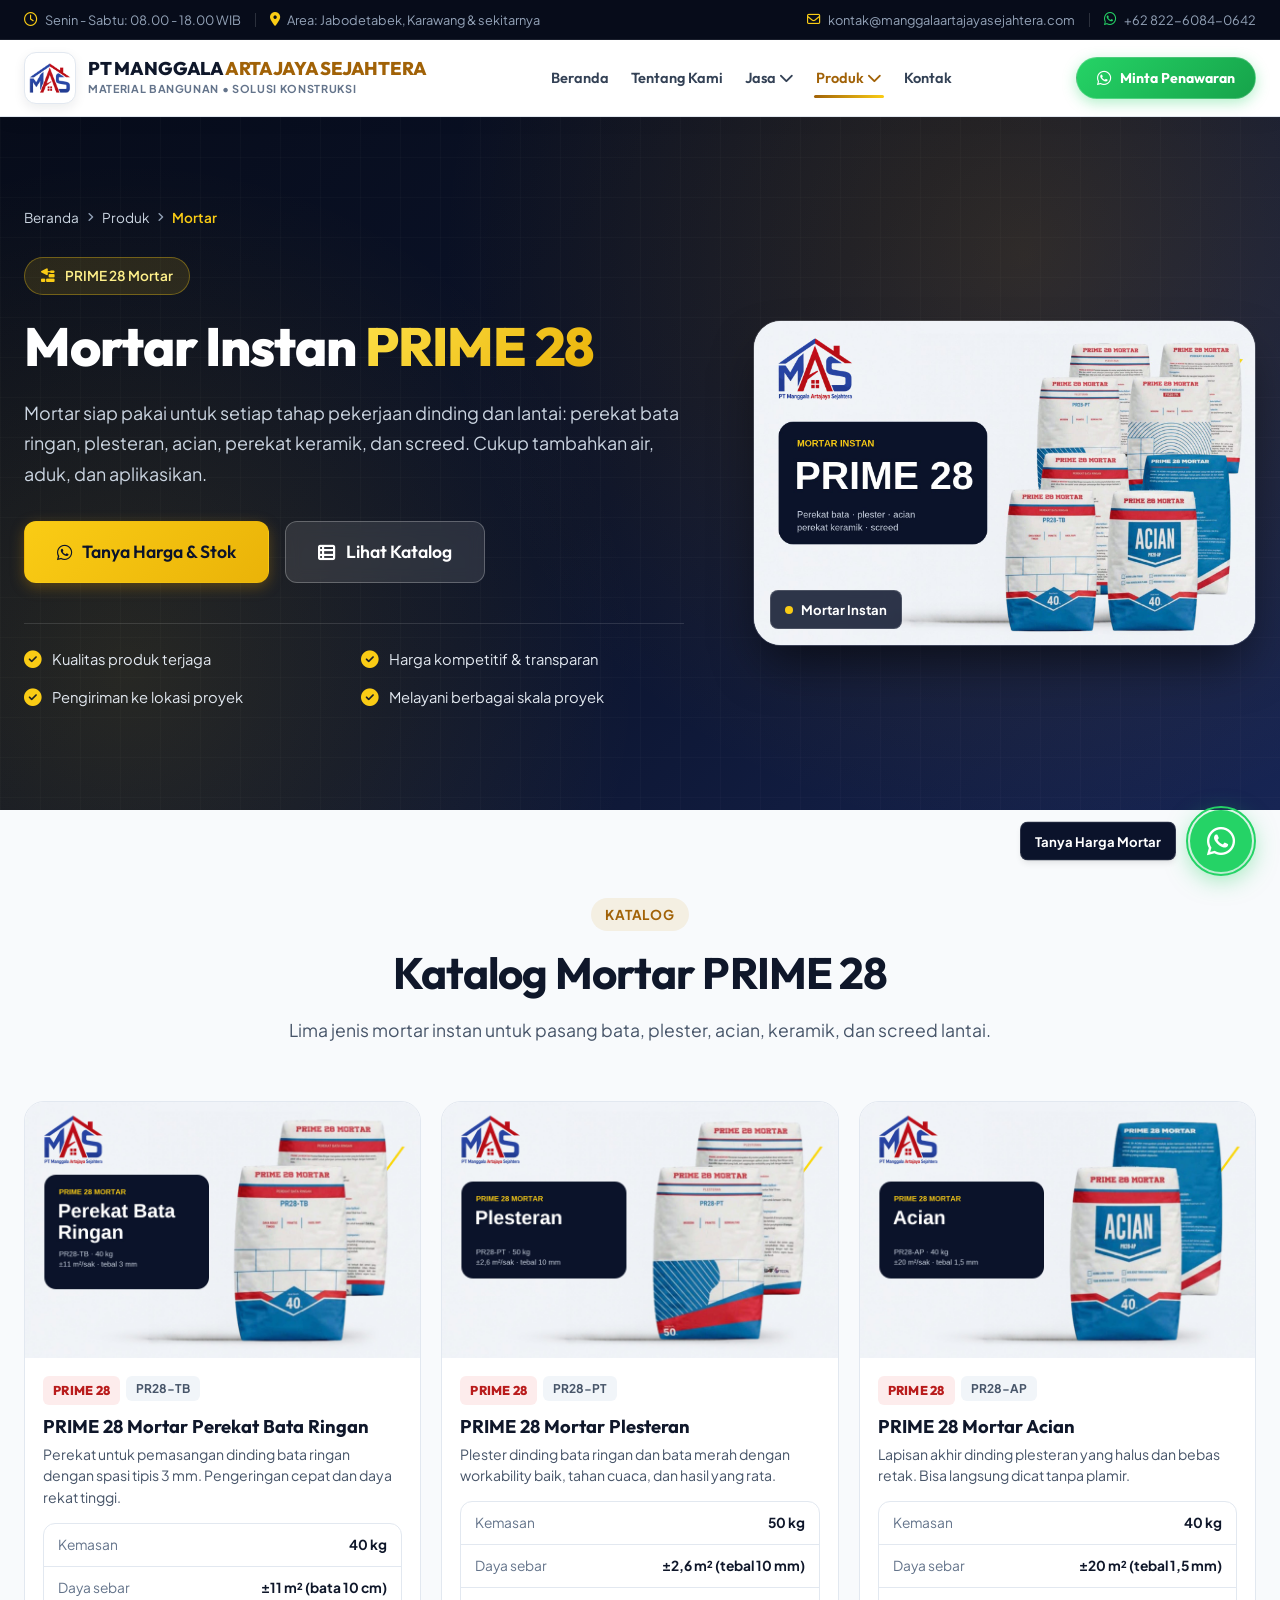
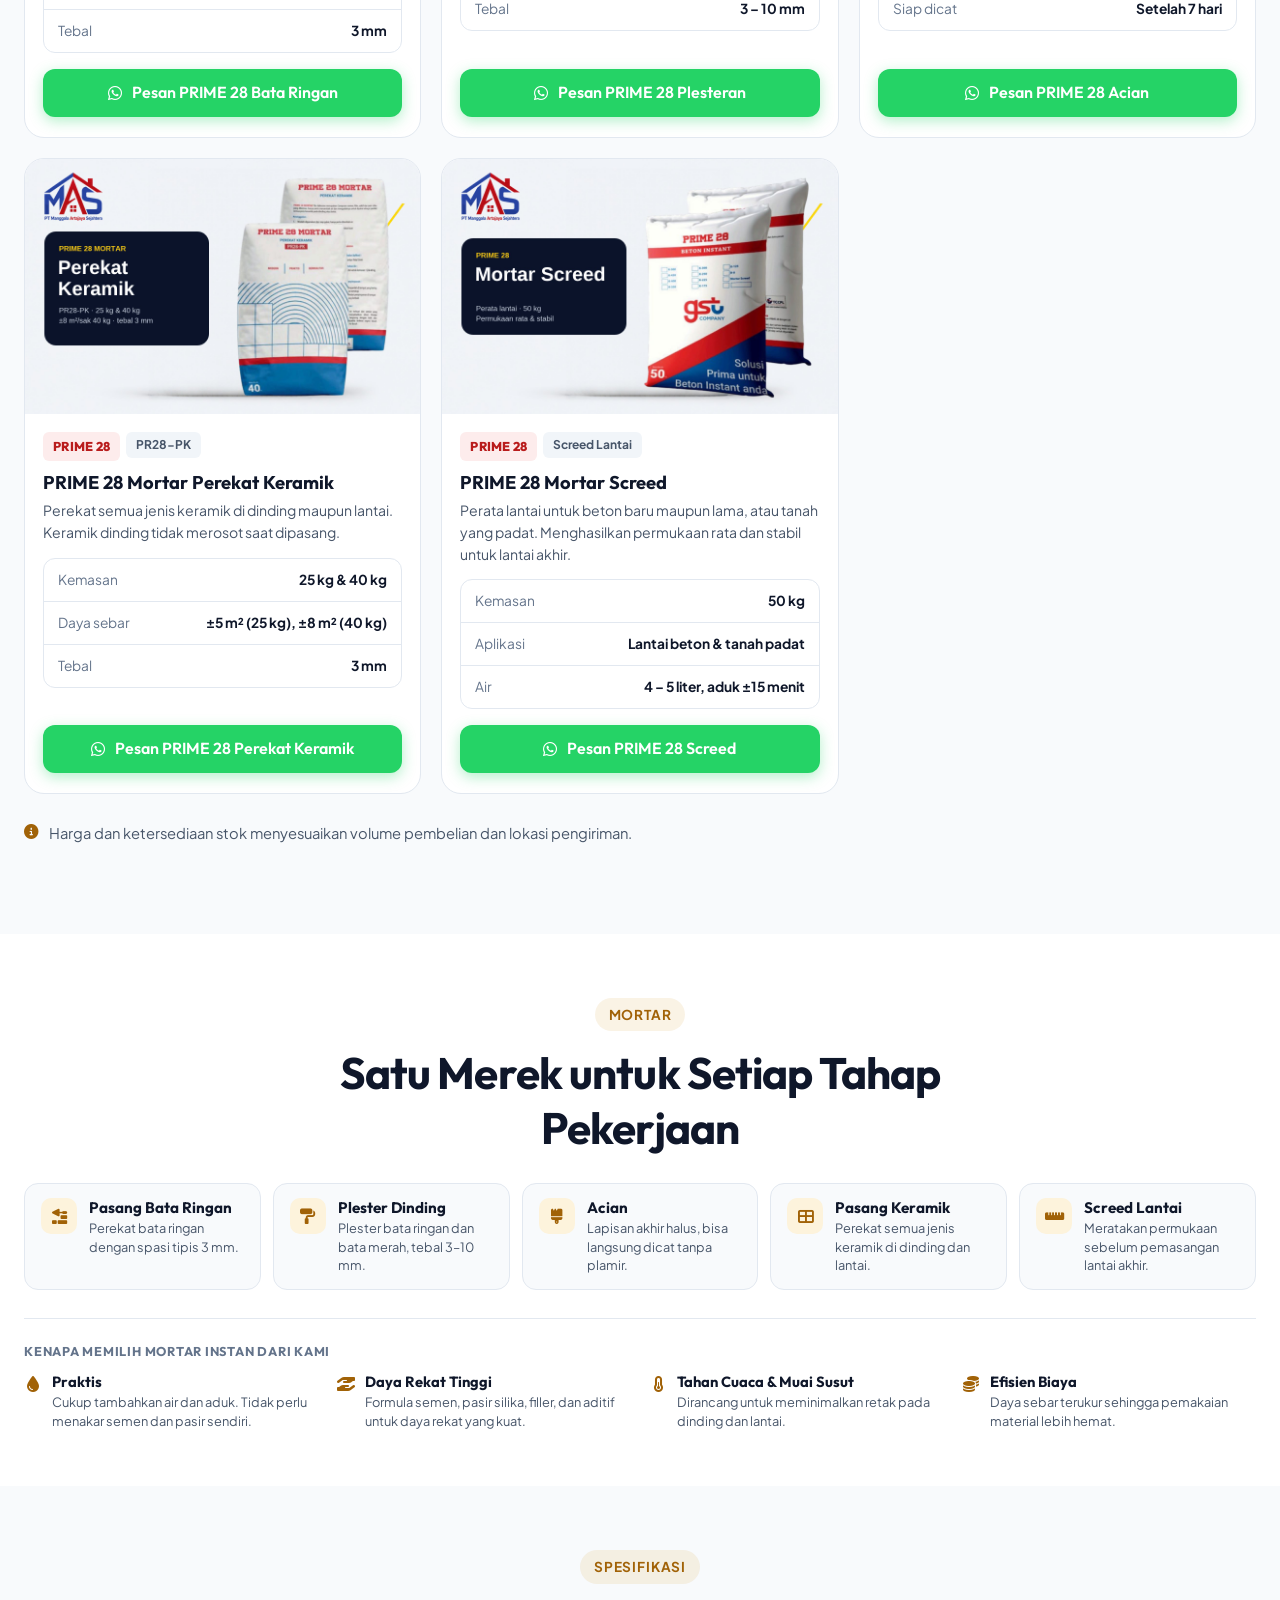
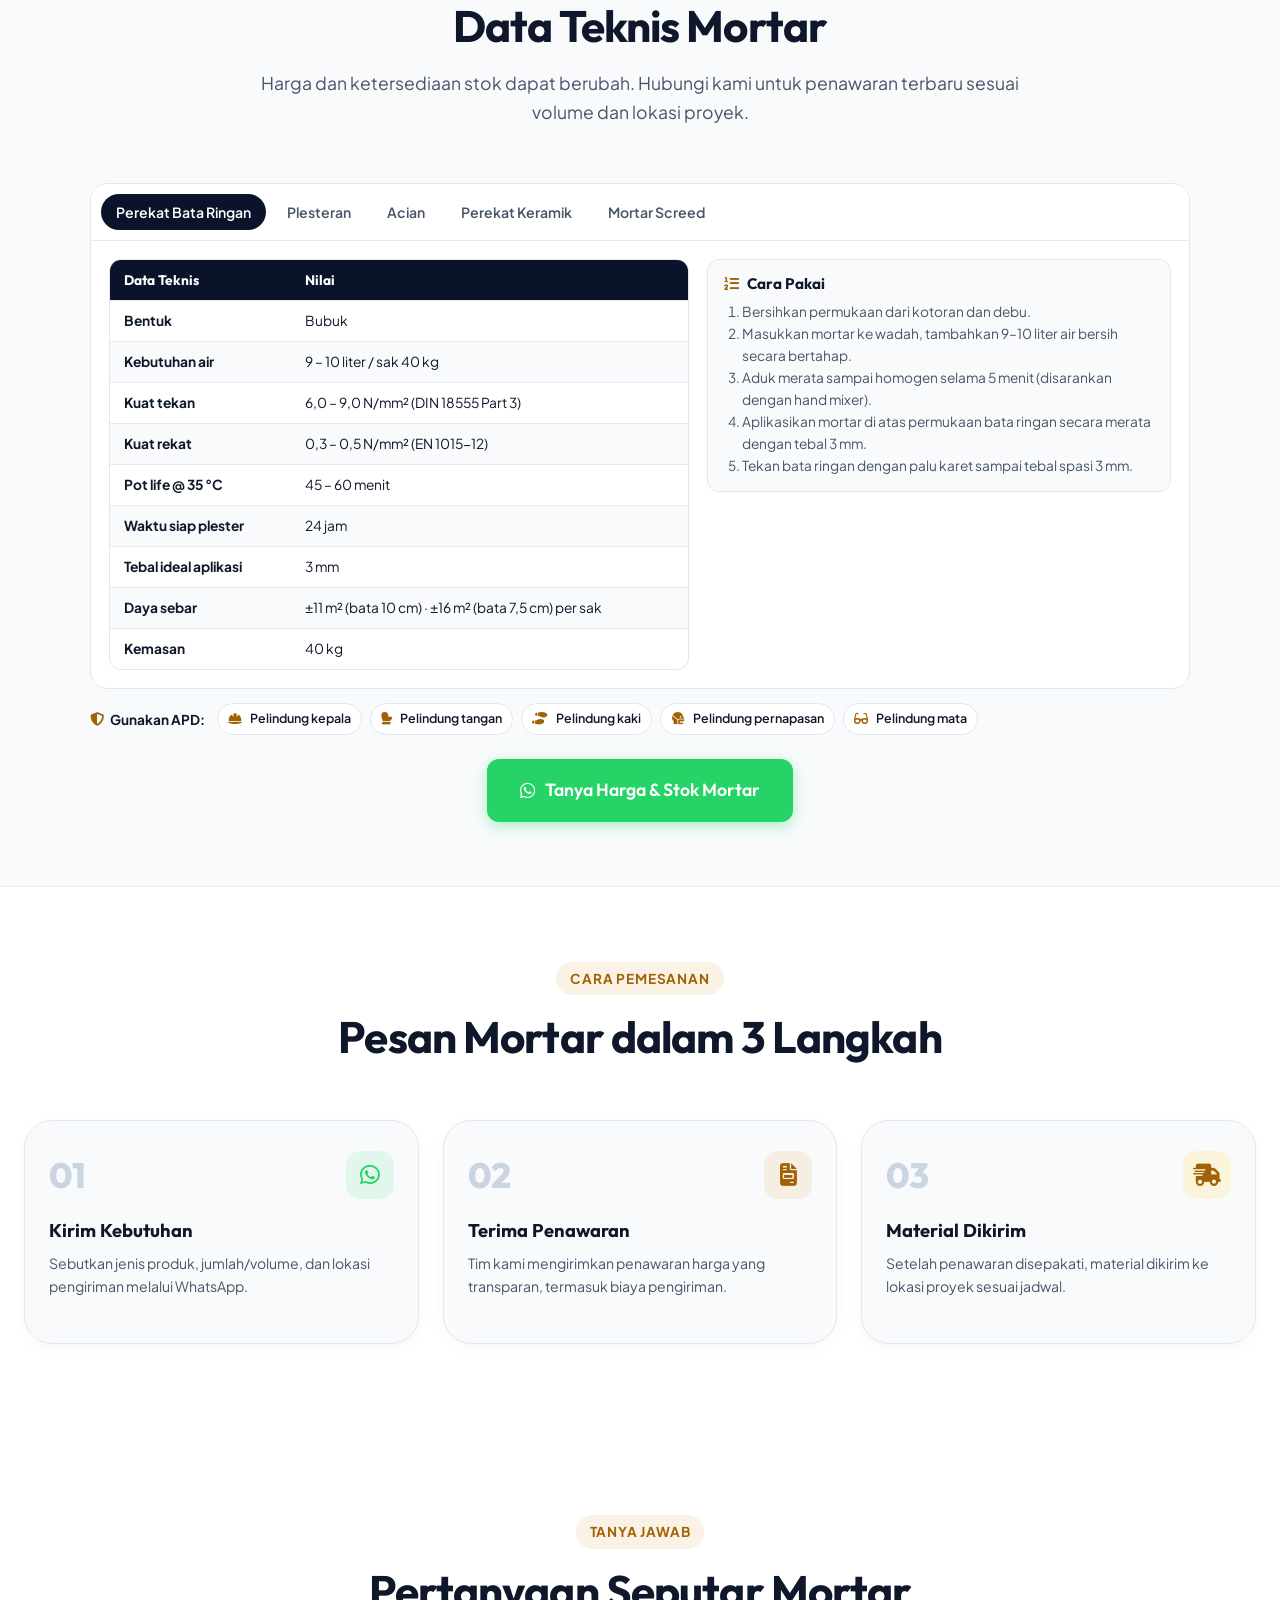
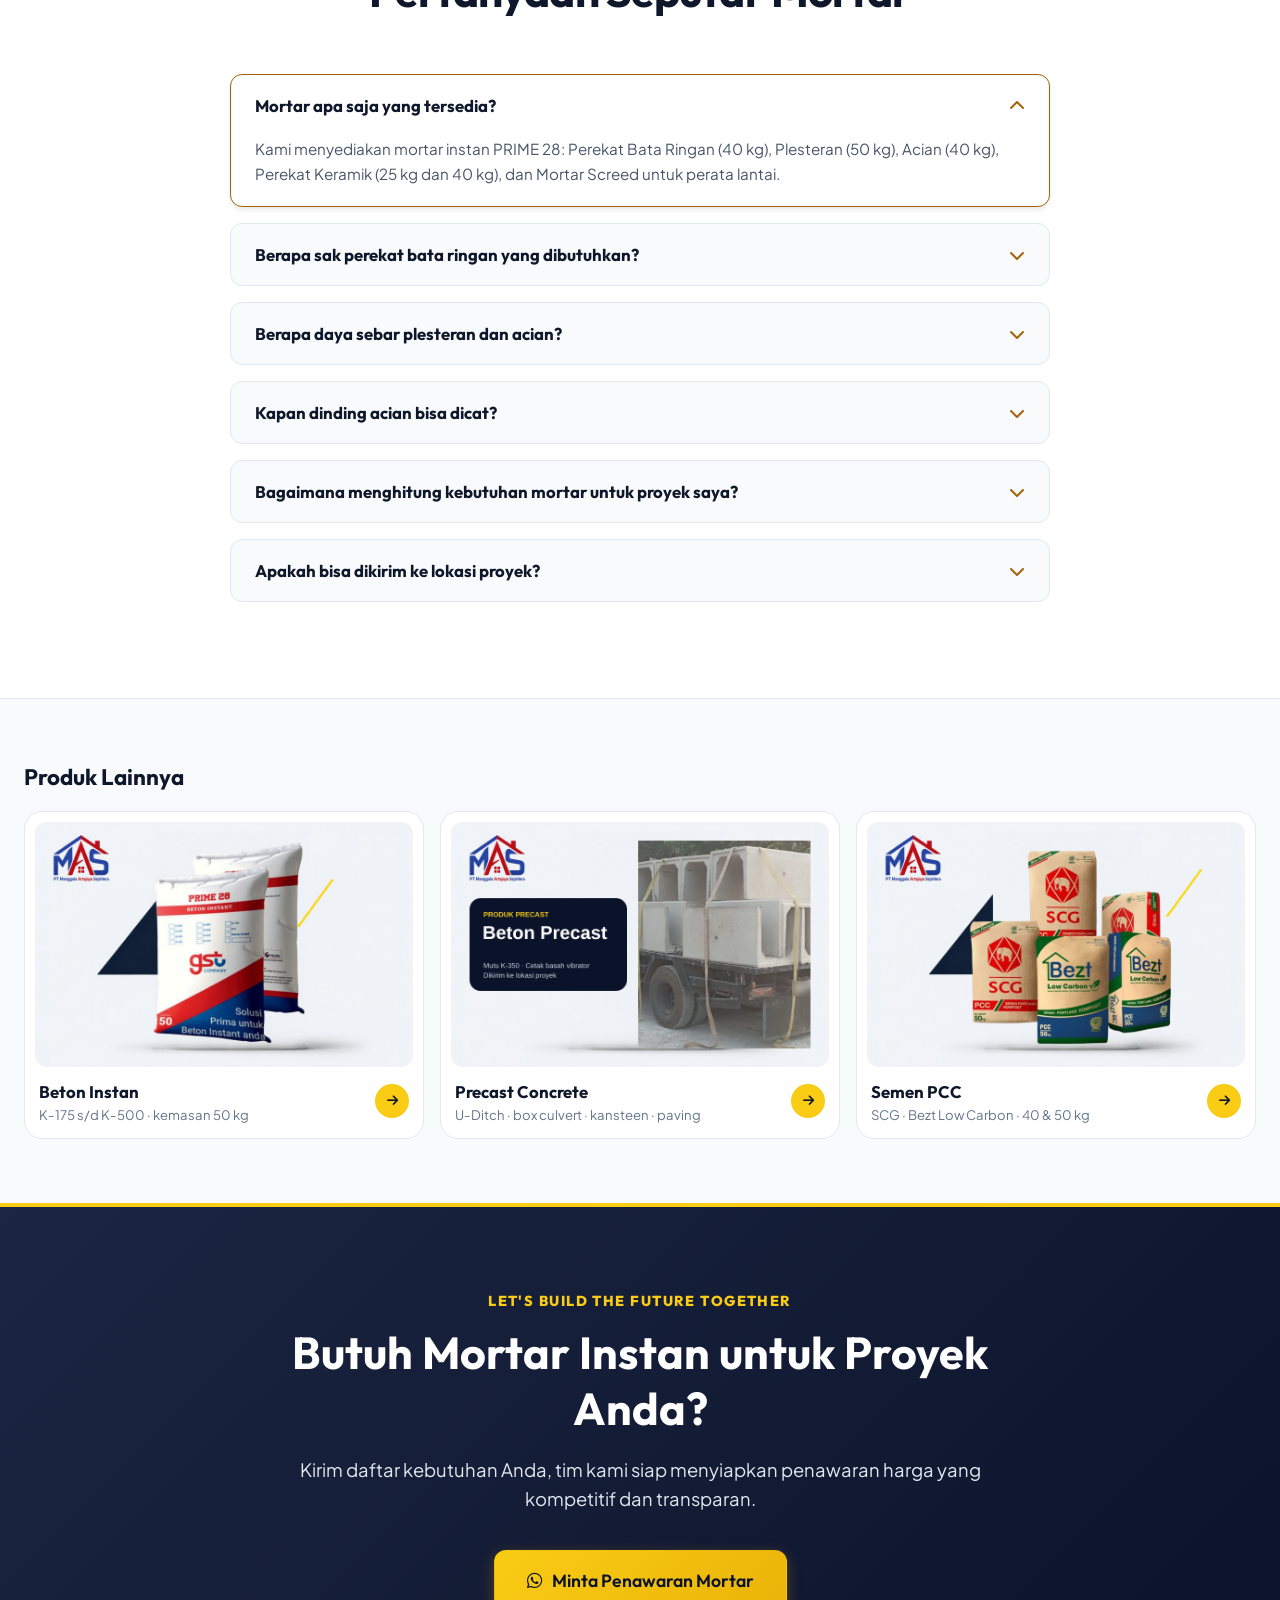
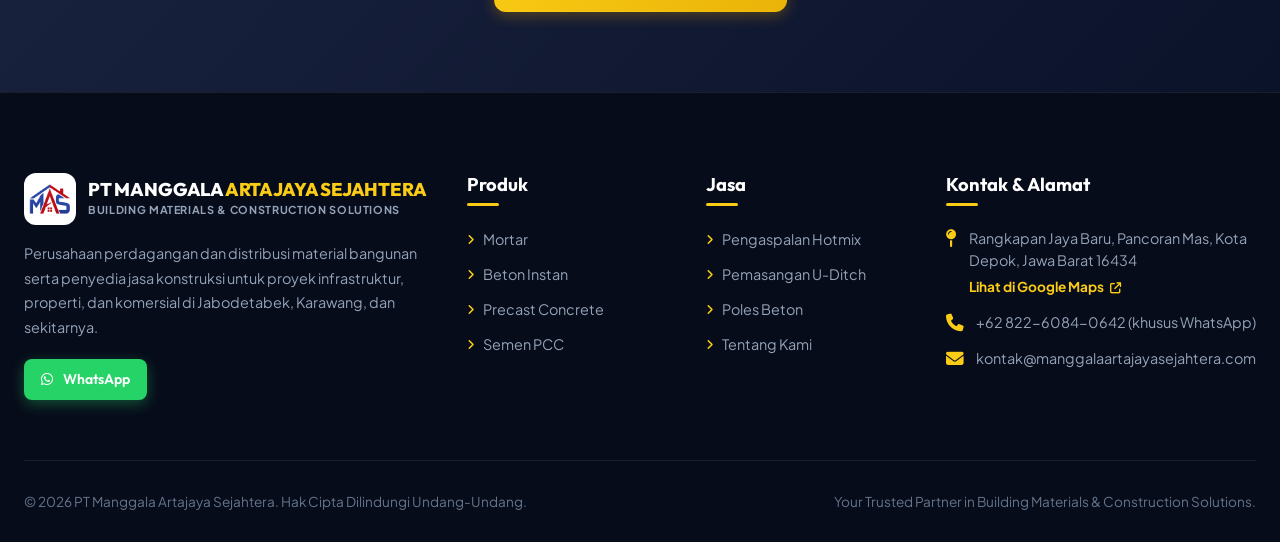
<file: produk/mortar/index.html>
<!DOCTYPE html>
<html lang="id">
<head>
  <meta charset="UTF-8">
  <meta name="viewport" content="width=device-width, initial-scale=1.0">

  <!-- SEO Primary Meta Tags -->
  <title>Jual Mortar Instan PRIME 28 | Manggala Artajaya Sejahtera</title>
  <meta name="description" content="Mortar instan PRIME 28: perekat bata ringan, plesteran, acian, perekat keramik &amp; screed. Kemasan 25–50 kg, lengkap daya sebar &amp; data teknis. Kirim ke proyek.">
  <meta name="robots" content="index, follow, max-image-preview:large">
  <link rel="canonical" href="https://manggalaartajayasejahtera.com/produk/mortar/">

  <!-- Open Graph / Facebook -->
  <meta property="og:type" content="website">
  <meta property="og:locale" content="id_ID">
  <meta property="og:site_name" content="PT Manggala Artajaya Sejahtera">
  <meta property="og:url" content="https://manggalaartajayasejahtera.com/produk/mortar/">
  <meta property="og:title" content="Jual Mortar Instan PRIME 28">
  <meta property="og:description" content="Mortar instan PRIME 28: perekat bata ringan, plesteran, acian, perekat keramik &amp; screed. Kemasan 25–50 kg, lengkap daya sebar &amp; data teknis. Kirim ke proyek.">
  <meta property="og:image" content="https://manggalaartajayasejahtera.com/assets/images/foto-produk-mortar.jpg">
  <meta property="og:image:width" content="1632">
  <meta property="og:image:height" content="1056">
  <meta property="og:image:alt" content="Mortar Instan - PT Manggala Artajaya Sejahtera">

  <!-- Twitter -->
  <meta name="twitter:card" content="summary_large_image">
  <meta name="twitter:title" content="Jual Mortar Instan PRIME 28">
  <meta name="twitter:description" content="Mortar instan PRIME 28: perekat bata ringan, plesteran, acian, perekat keramik &amp; screed. Kemasan 25–50 kg, lengkap daya sebar &amp; data teknis. Kirim ke proyek.">
  <meta name="twitter:image" content="https://manggalaartajayasejahtera.com/assets/images/foto-produk-mortar.jpg">

  <!-- Favicon & App Icons: logo PT Manggala Artajaya Sejahtera -->
  <link rel="icon" href="../../assets/brand/favicon.ico" sizes="any">
  <link rel="icon" type="image/png" sizes="32x32" href="../../assets/brand/favicon-32x32.png">
  <link rel="icon" type="image/png" sizes="16x16" href="../../assets/brand/favicon-16x16.png">
  <link rel="apple-touch-icon" sizes="180x180" href="../../assets/brand/apple-touch-icon.png">
  <link rel="manifest" href="../../site.webmanifest">
  <meta name="theme-color" content="#ffffff">

  <!-- Google Fonts: Outfit & Plus Jakarta Sans -->
  <link rel="preconnect" href="https://fonts.googleapis.com">
  <link rel="preconnect" href="https://fonts.gstatic.com" crossorigin>
  <link href="https://fonts.googleapis.com/css2?family=Outfit:wght@400;500;600;700;800;900&family=Plus+Jakarta+Sans:wght@400;500;600;700&display=swap" rel="stylesheet">

  <!-- Font Awesome 6 -->
  <link rel="stylesheet" href="https://cdnjs.cloudflare.com/ajax/libs/font-awesome/6.4.0/css/all.min.css">

  <!-- Custom CSS -->
  <link rel="stylesheet" href="../../css/style.css?v=20261124">

  <!-- Schema.org: CollectionPage + Breadcrumb + ItemList + FAQPage -->
  <script type="application/ld+json">
{
  "@context": "https://schema.org",
  "@graph": [
    {
      "@type": "CollectionPage",
      "name": "Jual Mortar Instan PRIME 28",
      "description": "Mortar instan PRIME 28: perekat bata ringan, plesteran, acian, perekat keramik & screed. Kemasan 25–50 kg, lengkap daya sebar & data teknis. Kirim ke proyek.",
      "url": "https://manggalaartajayasejahtera.com/produk/mortar/",
      "inLanguage": "id-ID",
      "isPartOf": {
        "@type": "WebSite",
        "name": "PT Manggala Artajaya Sejahtera",
        "url": "https://manggalaartajayasejahtera.com/"
      },
      "primaryImageOfPage": "https://manggalaartajayasejahtera.com/assets/images/foto-produk-mortar.jpg"
    },
    {
      "@type": "BreadcrumbList",
      "itemListElement": [
        {
          "@type": "ListItem",
          "position": 1,
          "name": "Beranda",
          "item": "https://manggalaartajayasejahtera.com/"
        },
        {
          "@type": "ListItem",
          "position": 2,
          "name": "Produk",
          "item": "https://manggalaartajayasejahtera.com/#produk"
        },
        {
          "@type": "ListItem",
          "position": 3,
          "name": "Mortar Instan",
          "item": "https://manggalaartajayasejahtera.com/produk/mortar/"
        }
      ]
    },
    {
      "@type": "ItemList",
      "name": "Katalog Mortar Instan",
      "itemListElement": [
        {
          "@type": "ListItem",
          "position": 1,
          "name": "PRIME 28 Mortar Perekat Bata Ringan",
          "url": "https://manggalaartajayasejahtera.com/produk/mortar/#prime28-perekat-bata-ringan"
        },
        {
          "@type": "ListItem",
          "position": 2,
          "name": "PRIME 28 Mortar Plesteran",
          "url": "https://manggalaartajayasejahtera.com/produk/mortar/#prime28-plesteran"
        },
        {
          "@type": "ListItem",
          "position": 3,
          "name": "PRIME 28 Mortar Acian",
          "url": "https://manggalaartajayasejahtera.com/produk/mortar/#prime28-acian"
        },
        {
          "@type": "ListItem",
          "position": 4,
          "name": "PRIME 28 Mortar Perekat Keramik",
          "url": "https://manggalaartajayasejahtera.com/produk/mortar/#prime28-perekat-keramik"
        },
        {
          "@type": "ListItem",
          "position": 5,
          "name": "PRIME 28 Mortar Screed",
          "url": "https://manggalaartajayasejahtera.com/produk/mortar/#prime28-screed"
        }
      ]
    },
    {
      "@type": "FAQPage",
      "mainEntity": [
        {
          "@type": "Question",
          "name": "Mortar apa saja yang tersedia?",
          "acceptedAnswer": {
            "@type": "Answer",
            "text": "Kami menyediakan mortar instan PRIME 28: Perekat Bata Ringan (40 kg), Plesteran (50 kg), Acian (40 kg), Perekat Keramik (25 kg dan 40 kg), dan Mortar Screed untuk perata lantai."
          }
        },
        {
          "@type": "Question",
          "name": "Berapa sak perekat bata ringan yang dibutuhkan?",
          "acceptedAnswer": {
            "@type": "Answer",
            "text": "Satu sak 40 kg cukup untuk ±11 m² dinding bata ringan tebal 10 cm, atau ±16 m² untuk bata tebal 7,5 cm, dengan spasi 3 mm."
          }
        },
        {
          "@type": "Question",
          "name": "Berapa daya sebar plesteran dan acian?",
          "acceptedAnswer": {
            "@type": "Answer",
            "text": "Plesteran 50 kg: ±10 m² (tebal 3 mm), ±6 m² (5 mm), ±4 m² (8 mm), atau ±2,6 m² (10 mm). Acian 40 kg: ±20 m² dengan tebal 1,5 mm."
          }
        },
        {
          "@type": "Question",
          "name": "Kapan dinding acian bisa dicat?",
          "acceptedAnswer": {
            "@type": "Answer",
            "text": "Dinding dengan PRIME 28 Mortar Acian dapat langsung dicat setelah 7 hari, tanpa perlu plamir."
          }
        },
        {
          "@type": "Question",
          "name": "Bagaimana menghitung kebutuhan mortar untuk proyek saya?",
          "acceptedAnswer": {
            "@type": "Answer",
            "text": "Kirimkan luas area (m²), jenis pekerjaan, dan ketebalan yang direncanakan via WhatsApp. Tim kami akan membantu menghitung jumlah sak yang dibutuhkan."
          }
        },
        {
          "@type": "Question",
          "name": "Apakah bisa dikirim ke lokasi proyek?",
          "acceptedAnswer": {
            "@type": "Answer",
            "text": "Bisa. Biaya dan jadwal pengiriman menyesuaikan volume pembelian dan lokasi proyek, dan akan kami informasikan dalam penawaran."
          }
        }
      ]
    }
  ]
}
  </script>
</head>
<body>

  <!-- ==========================================================================
       TOP INFO BAR - ULTRA CLEAN & SLEEK
       ========================================================================== -->
  <aside class="top-bar">
    <div class="container">
      <div class="top-bar-inner">
        <div class="top-bar-left">
          <span class="top-bar-item">
            <i class="fa-regular fa-clock"></i>
            <span>Senin - Sabtu: 08.00 - 18.00 WIB</span>
          </span>
          <span class="top-bar-divider hide-md"></span>
          <span class="top-bar-item hide-md">
            <i class="fa-solid fa-location-dot"></i>
            <span>Area: Jabodetabek, Karawang & sekitarnya</span>
          </span>
        </div>
        <div class="top-bar-right">
          <a href="mailto:kontak@manggalaartajayasejahtera.com" class="top-bar-item hide-sm">
            <i class="fa-regular fa-envelope"></i>
            <span>kontak@manggalaartajayasejahtera.com</span>
          </a>
          <span class="top-bar-divider hide-sm"></span>
          <a href="https://wa.me/6282260840642" target="_blank" rel="noopener" class="top-bar-item">
            <i class="fa-brands fa-whatsapp text-whatsapp"></i>
            <span>+62 822-6084-0642</span>
          </a>
        </div>
      </div>
    </div>
  </aside>

  <!-- ==========================================================================
       STICKY NAVBAR - CLEAN CORPORATE AESTHETIC
       ========================================================================== -->
  <header class="site-header" id="siteHeader">
    <div class="container">
      <nav class="navbar-inner">
        <!-- Brand Logo -->
        <a href="../../index.html" class="brand-logo" aria-label="PT Manggala Artajaya Sejahtera">
          <div class="brand-icon">
            <img src="../../assets/brand/logo-mas-mark.png" alt="Logo MAS" width="44" height="44">
          </div>
          <div class="brand-text">
            <span class="brand-title">PT MANGGALA <span>ARTAJAYA SEJAHTERA</span></span>
            <span class="brand-subtitle">MATERIAL BANGUNAN • SOLUSI KONSTRUKSI</span>
          </div>
        </a>

        <!-- Desktop & Mobile Navigation Menu -->
        <ul class="nav-menu" id="navMenu">
          <li class="mobile-drawer-header">
            <span class="mobile-menu-title">Menu Navigasi</span>
            <button class="mobile-close-btn" id="mobileCloseBtn" aria-label="Tutup Menu">&times;</button>
          </li>
          <li><a href="../../index.html" class="nav-link">Beranda</a></li>
          <li><a href="../../index.html#tentang" class="nav-link">Tentang Kami</a></li>
          <li class="dropdown">
            <a href="#" class="nav-link dropdown-toggle">Jasa <i class="fa-solid fa-chevron-down"></i></a>
            <ul class="dropdown-menu">
              <li><a href="../../pengaspalan/index.html" class="">Pengaspalan Hotmix</a></li>
              <li><a href="../../uditch/index.html" class="">Pemasangan U-Ditch</a></li>
              <li><a href="../../poles-beton/index.html" class="">Poles Beton</a></li>
            </ul>
          </li>
          <li class="dropdown">
            <a href="#" class="nav-link dropdown-toggle active">Produk <i class="fa-solid fa-chevron-down"></i></a>
            <ul class="dropdown-menu">
              <li><a href="../../produk/mortar/index.html" class="active">Mortar</a></li>
              <li><a href="../../produk/beton-instan/index.html" class="">Beton Instan</a></li>
              <li><a href="../../produk/precast/index.html" class="">Precast Concrete</a></li>
              <li><a href="../../produk/semen-pcc/index.html" class="">Semen PCC</a></li>
            </ul>
          </li>
          <li><a href="#kontak" class="nav-link">Kontak</a></li>
          <li class="mobile-drawer-footer">
            <a href="https://wa.me/6282260840642?text=Halo%20PT%20Manggala%20Artajaya%20Sejahtera%2C%20saya%20ingin%20meminta%20penawaran%20harga%20Mortar%20Instan." target="_blank" rel="noopener" class="btn btn-whatsapp w-full">
              <i class="fa-brands fa-whatsapp"></i> Minta Penawaran
            </a>
            <div class="mobile-contact-info">
              <p><i class="fa-solid fa-phone"></i> +62 822-6084-0642</p>
              <p><i class="fa-regular fa-envelope"></i> kontak@manggalaartajayasejahtera.com</p>
            </div>
          </li>
        </ul>

        <!-- Right Action Button -->
        <div class="nav-actions">
          <a href="https://wa.me/6282260840642?text=Halo%20PT%20Manggala%20Artajaya%20Sejahtera%2C%20saya%20ingin%20menanyakan%20harga%20dan%20stok%20Mortar%20Instan." target="_blank" rel="noopener" class="btn btn-whatsapp btn-nav-cta">
            <i class="fa-brands fa-whatsapp"></i>
            <span>Minta Penawaran</span>
          </a>
          <!-- Mobile Hamburger Toggle -->
          <button class="hamburger-btn" id="hamburgerBtn" aria-label="Toggle menu navigasi">
            <i class="fa-solid fa-bars"></i>
          </button>
        </div>
      </nav>
    </div>
  </header>
  <!-- Mobile Drawer Overlay -->
  <div class="mobile-overlay" id="mobileOverlay"></div>

  <!-- ==========================================================================
       HERO PRODUK
       ========================================================================== -->
  <section class="hero-section" id="home">
    <div class="hero-bg-overlay"></div>
    <div class="container">
      <nav class="breadcrumb" aria-label="Breadcrumb">
        <a href="../../index.html">Beranda</a><i class="fa-solid fa-angle-right"></i><a href="../../index.html#produk">Produk</a><i class="fa-solid fa-angle-right"></i><span>Mortar</span>
      </nav>
      <div class="hero-grid">
        <div class="hero-content">
          <div class="hero-badge">
            <i class="fa-solid fa-trowel-bricks"></i><span>PRIME 28 Mortar</span>
          </div>

          <h1 class="hero-title">
            Mortar Instan <span class="highlight-text">PRIME 28</span>
          </h1>

          <p class="hero-desc">
            Mortar siap pakai untuk setiap tahap pekerjaan dinding dan lantai: perekat bata ringan, plesteran, acian, perekat keramik, dan screed. Cukup tambahkan air, aduk, dan aplikasikan.
          </p>

          <div class="hero-cta-group">
            <a href="https://wa.me/6282260840642?text=Halo%20PT%20Manggala%20Artajaya%20Sejahtera%2C%20saya%20ingin%20menanyakan%20harga%20dan%20stok%20Mortar%20Instan." target="_blank" rel="noopener" class="btn btn-primary btn-lg">
              <i class="fa-brands fa-whatsapp"></i>
              <span>Tanya Harga & Stok</span>
            </a>
            <a href="#katalog" class="btn btn-outline-white btn-lg">
              <i class="fa-solid fa-table-list"></i>
              <span>Lihat Katalog</span>
            </a>
          </div>

          <div class="hero-trust-points">
            <div class="trust-item">
              <i class="fa-solid fa-circle-check"></i>
              <span>Kualitas produk terjaga</span>
            </div>
            <div class="trust-item">
              <i class="fa-solid fa-circle-check"></i>
              <span>Harga kompetitif & transparan</span>
            </div>
            <div class="trust-item">
              <i class="fa-solid fa-circle-check"></i>
              <span>Pengiriman ke lokasi proyek</span>
            </div>
            <div class="trust-item">
              <i class="fa-solid fa-circle-check"></i>
              <span>Melayani berbagai skala proyek</span>
            </div>
          </div>
        </div>

        <!-- Hero Media Showcase Card -->
        <div class="hero-media-wrapper">
          <div class="hero-main-card hero-main-card--catalog">
            <div class="photo-slot photo-slot--dark" data-photo-src="../../assets/images/foto-produk-mortar.jpg" data-photo-alt="Mortar Instan - PT Manggala Artajaya Sejahtera" data-photo-eager="1">
              <i class="fa-solid fa-camera"></i>
              <strong>Foto produk Mortar Instan</strong>
              <span>Foto asli produk / stok di gudang, posisi horizontal, terang (min. 1600 px)</span>
              <code>assets/images/foto-produk-mortar.jpg</code>
            </div>
            <div class="hero-card-badge">
              <span class="pulse-dot"></span>
              <span>Mortar Instan</span>
            </div>
          </div>
        </div>
      </div>
    </div>
  </section>

  <!-- ==========================================================================
       KATALOG
       Gambar: assets/images/beton-instan-<merek>-<mutu>.jpg
       ========================================================================== -->
  <section class="grade-section" id="katalog">
    <div class="container">
      <div class="section-header">
        <span class="section-tag">Katalog</span>
        <h2 class="section-title">Katalog Mortar PRIME 28</h2>
        <p class="section-subtitle">Lima jenis mortar instan untuk pasang bata, plester, acian, keramik, dan screed lantai.</p>
      </div>
      <div class="grade-grid grade-grid--three" data-catalog-grid>
        <article class="grade-card" id="prime28-perekat-bata-ringan" data-brand="prime28" data-grade="perekat-bata-ringan">
          <div class="photo-slot grade-media" data-photo-src="../../assets/images/mortar-prime28-perekat-bata-ringan.jpg" data-photo-alt="PRIME 28 Mortar Perekat Bata Ringan"><span class="grade-fallback">PRIME 28 Mortar Perekat Bata Ringan</span></div>
          <div class="grade-body">
            <div class="grade-tags"><span class="brand-tag brand-tag--prime28">PRIME 28</span><span class="gx-tag">PR28-TB</span></div>
            <h3>PRIME 28 Mortar Perekat Bata Ringan</h3>
            <p>Perekat untuk pemasangan dinding bata ringan dengan spasi tipis 3 mm. Pengeringan cepat dan daya rekat tinggi.</p>
            <dl class="gx-spec">
              <div><dt>Kemasan</dt><dd>40 kg</dd></div>
              <div><dt>Daya sebar</dt><dd>±11 m² (bata 10 cm)</dd></div>
              <div><dt>Tebal</dt><dd>3 mm</dd></div>
            </dl>
            <a href="https://wa.me/6282260840642?text=Halo%20PT%20Manggala%20Artajaya%20Sejahtera%2C%20saya%20ingin%20memesan%20PRIME%2028%20Mortar%20Perekat%20Bata%20Ringan.%20Mohon%20info%20harga%20dan%20stok." target="_blank" rel="noopener" class="btn btn-whatsapp grade-cta"><i class="fa-brands fa-whatsapp"></i> Pesan PRIME 28 Bata Ringan</a>
          </div>
        </article>
        <article class="grade-card" id="prime28-plesteran" data-brand="prime28" data-grade="plesteran">
          <div class="photo-slot grade-media" data-photo-src="../../assets/images/mortar-prime28-plesteran.jpg" data-photo-alt="PRIME 28 Mortar Plesteran"><span class="grade-fallback">PRIME 28 Mortar Plesteran</span></div>
          <div class="grade-body">
            <div class="grade-tags"><span class="brand-tag brand-tag--prime28">PRIME 28</span><span class="gx-tag">PR28-PT</span></div>
            <h3>PRIME 28 Mortar Plesteran</h3>
            <p>Plester dinding bata ringan dan bata merah dengan workability baik, tahan cuaca, dan hasil yang rata.</p>
            <dl class="gx-spec">
              <div><dt>Kemasan</dt><dd>50 kg</dd></div>
              <div><dt>Daya sebar</dt><dd>±2,6 m² (tebal 10 mm)</dd></div>
              <div><dt>Tebal</dt><dd>3 – 10 mm</dd></div>
            </dl>
            <a href="https://wa.me/6282260840642?text=Halo%20PT%20Manggala%20Artajaya%20Sejahtera%2C%20saya%20ingin%20memesan%20PRIME%2028%20Mortar%20Plesteran.%20Mohon%20info%20harga%20dan%20stok." target="_blank" rel="noopener" class="btn btn-whatsapp grade-cta"><i class="fa-brands fa-whatsapp"></i> Pesan PRIME 28 Plesteran</a>
          </div>
        </article>
        <article class="grade-card" id="prime28-acian" data-brand="prime28" data-grade="acian">
          <div class="photo-slot grade-media" data-photo-src="../../assets/images/mortar-prime28-acian.jpg" data-photo-alt="PRIME 28 Mortar Acian"><span class="grade-fallback">PRIME 28 Mortar Acian</span></div>
          <div class="grade-body">
            <div class="grade-tags"><span class="brand-tag brand-tag--prime28">PRIME 28</span><span class="gx-tag">PR28-AP</span></div>
            <h3>PRIME 28 Mortar Acian</h3>
            <p>Lapisan akhir dinding plesteran yang halus dan bebas retak. Bisa langsung dicat tanpa plamir.</p>
            <dl class="gx-spec">
              <div><dt>Kemasan</dt><dd>40 kg</dd></div>
              <div><dt>Daya sebar</dt><dd>±20 m² (tebal 1,5 mm)</dd></div>
              <div><dt>Siap dicat</dt><dd>Setelah 7 hari</dd></div>
            </dl>
            <a href="https://wa.me/6282260840642?text=Halo%20PT%20Manggala%20Artajaya%20Sejahtera%2C%20saya%20ingin%20memesan%20PRIME%2028%20Mortar%20Acian.%20Mohon%20info%20harga%20dan%20stok." target="_blank" rel="noopener" class="btn btn-whatsapp grade-cta"><i class="fa-brands fa-whatsapp"></i> Pesan PRIME 28 Acian</a>
          </div>
        </article>
        <article class="grade-card" id="prime28-perekat-keramik" data-brand="prime28" data-grade="perekat-keramik">
          <div class="photo-slot grade-media" data-photo-src="../../assets/images/mortar-prime28-perekat-keramik.jpg" data-photo-alt="PRIME 28 Mortar Perekat Keramik"><span class="grade-fallback">PRIME 28 Mortar Perekat Keramik</span></div>
          <div class="grade-body">
            <div class="grade-tags"><span class="brand-tag brand-tag--prime28">PRIME 28</span><span class="gx-tag">PR28-PK</span></div>
            <h3>PRIME 28 Mortar Perekat Keramik</h3>
            <p>Perekat semua jenis keramik di dinding maupun lantai. Keramik dinding tidak merosot saat dipasang.</p>
            <dl class="gx-spec">
              <div><dt>Kemasan</dt><dd>25 kg & 40 kg</dd></div>
              <div><dt>Daya sebar</dt><dd>±5 m² (25 kg), ±8 m² (40 kg)</dd></div>
              <div><dt>Tebal</dt><dd>3 mm</dd></div>
            </dl>
            <a href="https://wa.me/6282260840642?text=Halo%20PT%20Manggala%20Artajaya%20Sejahtera%2C%20saya%20ingin%20memesan%20PRIME%2028%20Mortar%20Perekat%20Keramik.%20Mohon%20info%20harga%20dan%20stok." target="_blank" rel="noopener" class="btn btn-whatsapp grade-cta"><i class="fa-brands fa-whatsapp"></i> Pesan PRIME 28 Perekat Keramik</a>
          </div>
        </article>
        <article class="grade-card" id="prime28-screed" data-brand="prime28" data-grade="screed">
          <div class="photo-slot grade-media" data-photo-src="../../assets/images/mortar-prime28-screed.jpg" data-photo-alt="PRIME 28 Mortar Screed"><span class="grade-fallback">PRIME 28 Mortar Screed</span></div>
          <div class="grade-body">
            <div class="grade-tags"><span class="brand-tag brand-tag--prime28">PRIME 28</span><span class="gx-tag">Screed Lantai</span></div>
            <h3>PRIME 28 Mortar Screed</h3>
            <p>Perata lantai untuk beton baru maupun lama, atau tanah yang padat. Menghasilkan permukaan rata dan stabil untuk lantai akhir.</p>
            <dl class="gx-spec">
              <div><dt>Kemasan</dt><dd>50 kg</dd></div>
              <div><dt>Aplikasi</dt><dd>Lantai beton & tanah padat</dd></div>
              <div><dt>Air</dt><dd>4 – 5 liter, aduk ±15 menit</dd></div>
            </dl>
            <a href="https://wa.me/6282260840642?text=Halo%20PT%20Manggala%20Artajaya%20Sejahtera%2C%20saya%20ingin%20memesan%20PRIME%2028%20Mortar%20Screed.%20Mohon%20info%20harga%20dan%20stok." target="_blank" rel="noopener" class="btn btn-whatsapp grade-cta"><i class="fa-brands fa-whatsapp"></i> Pesan PRIME 28 Screed</a>
          </div>
        </article>
      </div>
      <p class="grade-empty" data-catalog-empty hidden>Kombinasi merek dan mutu ini belum tersedia. <a href="https://wa.me/6282260840642?text=Halo%20PT%20Manggala%20Artajaya%20Sejahtera%2C%20saya%20ingin%20menanyakan%20harga%20dan%20stok%20Mortar%20Instan." target="_blank" rel="noopener">Tanyakan via WhatsApp</a>.</p>
      <p class="grade-note"><i class="fa-solid fa-circle-info"></i> Harga dan ketersediaan stok menyesuaikan volume pembelian dan lokasi pengiriman.</p>
    </div>
  </section>

  <!-- ==========================================================================
       KEGUNAAN & KEUNGGULAN (ringkas)
       ========================================================================== -->
  <section class="product-overview-section" id="kegunaan">
    <div class="container">
      <div class="section-header section-header--compact">
        <span class="section-tag">Mortar</span>
        <h2 class="section-title">Satu Merek untuk Setiap Tahap Pekerjaan</h2>
      </div>
      <div class="use-strip">
        <div class="use-chip">
          <span class="use-chip-icon"><i class="fa-solid fa-trowel-bricks"></i></span>
          <div><h3>Pasang Bata Ringan</h3><p>Perekat bata ringan dengan spasi tipis 3 mm.</p></div>
        </div>
        <div class="use-chip">
          <span class="use-chip-icon"><i class="fa-solid fa-paint-roller"></i></span>
          <div><h3>Plester Dinding</h3><p>Plester bata ringan dan bata merah, tebal 3–10 mm.</p></div>
        </div>
        <div class="use-chip">
          <span class="use-chip-icon"><i class="fa-solid fa-brush"></i></span>
          <div><h3>Acian</h3><p>Lapisan akhir halus, bisa langsung dicat tanpa plamir.</p></div>
        </div>
        <div class="use-chip">
          <span class="use-chip-icon"><i class="fa-solid fa-table-cells-large"></i></span>
          <div><h3>Pasang Keramik</h3><p>Perekat semua jenis keramik di dinding dan lantai.</p></div>
        </div>
        <div class="use-chip">
          <span class="use-chip-icon"><i class="fa-solid fa-ruler-horizontal"></i></span>
          <div><h3>Screed Lantai</h3><p>Meratakan permukaan sebelum pemasangan lantai akhir.</p></div>
        </div>
      </div>
      <div class="benefit-strip" id="keunggulan">
        <h3 class="benefit-strip-title">Kenapa memilih Mortar Instan dari kami</h3>
        <div class="benefit-strip-grid">
          <div class="benefit-mini">
            <i class="fa-solid fa-droplet"></i>
            <div><h4>Praktis</h4><p>Cukup tambahkan air dan aduk. Tidak perlu menakar semen dan pasir sendiri.</p></div>
          </div>
          <div class="benefit-mini">
            <i class="fa-solid fa-hand-holding-hand"></i>
            <div><h4>Daya Rekat Tinggi</h4><p>Formula semen, pasir silika, filler, dan aditif untuk daya rekat yang kuat.</p></div>
          </div>
          <div class="benefit-mini">
            <i class="fa-solid fa-temperature-half"></i>
            <div><h4>Tahan Cuaca & Muai Susut</h4><p>Dirancang untuk meminimalkan retak pada dinding dan lantai.</p></div>
          </div>
          <div class="benefit-mini">
            <i class="fa-solid fa-coins"></i>
            <div><h4>Efisien Biaya</h4><p>Daya sebar terukur sehingga pemakaian material lebih hemat.</p></div>
          </div>
        </div>
      </div>
    </div>
  </section>

  <!-- ==========================================================================
       SPESIFIKASI — PLACEHOLDER
       Sel bergaris oranye (.placeholder-text) = data yang masih harus diisi
       dengan data ASLI dari klien (merek, kemasan, ukuran, mutu).
       ========================================================================== -->
  <section class="product-spec-section" id="spesifikasi">
    <div class="container">
      <div class="section-header">
        <span class="section-tag">Spesifikasi</span>
        <h2 class="section-title">Data Teknis Mortar</h2>
        <p class="section-subtitle">Harga dan ketersediaan stok dapat berubah. Hubungi kami untuk penawaran terbaru sesuai volume dan lokasi proyek.</p>
      </div>
    <div class="ptabs" data-ptabs>
      <div class="ptabs-bar" role="tablist" aria-label="Data teknis Mortar">
        <button type="button" class="ptab is-active" role="tab" id="pt-mortar-0" aria-controls="pp-mortar-0" aria-selected="true">Perekat Bata Ringan</button>
        <button type="button" class="ptab" role="tab" id="pt-mortar-1" aria-controls="pp-mortar-1" aria-selected="false" tabindex="-1">Plesteran</button>
        <button type="button" class="ptab" role="tab" id="pt-mortar-2" aria-controls="pp-mortar-2" aria-selected="false" tabindex="-1">Acian</button>
        <button type="button" class="ptab" role="tab" id="pt-mortar-3" aria-controls="pp-mortar-3" aria-selected="false" tabindex="-1">Perekat Keramik</button>
        <button type="button" class="ptab" role="tab" id="pt-mortar-4" aria-controls="pp-mortar-4" aria-selected="false" tabindex="-1">Mortar Screed</button>
      </div>
      <div class="ptab-panel" role="tabpanel" id="pp-mortar-0" aria-labelledby="pt-mortar-0">
        <h3 class="sr-only">Perekat Bata Ringan (PR28-TB)</h3>
        <div class="ptab-grid ptab-grid--split">
          <div class="ptab-spec">
        <div class="spec-table-wrap">
        <table class="spec-table">
          <thead>
            <tr><th>Data Teknis</th><th>Nilai</th></tr>
          </thead>
          <tbody>
              <tr><td>Bentuk</td><td>Bubuk</td></tr>
              <tr><td>Kebutuhan air</td><td>9 – 10 liter / sak 40 kg</td></tr>
              <tr><td>Kuat tekan</td><td>6,0 – 9,0 N/mm² (DIN 18555 Part 3)</td></tr>
              <tr><td>Kuat rekat</td><td>0,3 – 0,5 N/mm² (EN 1015-12)</td></tr>
              <tr><td>Pot life @ 35 °C</td><td>45 – 60 menit</td></tr>
              <tr><td>Waktu siap plester</td><td>24 jam</td></tr>
              <tr><td>Tebal ideal aplikasi</td><td>3 mm</td></tr>
              <tr><td>Daya sebar</td><td>±11 m² (bata 10 cm) · ±16 m² (bata 7,5 cm) per sak</td></tr>
              <tr><td>Kemasan</td><td>40 kg</td></tr>
          </tbody>
        </table>
        </div>
          </div>
          <div class="ptab-howto">
            <h4><i class="fa-solid fa-list-ol"></i> Cara Pakai</h4>
            <ol>
              <li>Bersihkan permukaan dari kotoran dan debu.</li>
              <li>Masukkan mortar ke wadah, tambahkan 9–10 liter air bersih secara bertahap.</li>
              <li>Aduk merata sampai homogen selama 5 menit (disarankan dengan hand mixer).</li>
              <li>Aplikasikan mortar di atas permukaan bata ringan secara merata dengan tebal 3 mm.</li>
              <li>Tekan bata ringan dengan palu karet sampai tebal spasi 3 mm.</li>
            </ol>
          </div>
        </div>
      </div>
      <div class="ptab-panel" role="tabpanel" id="pp-mortar-1" aria-labelledby="pt-mortar-1" hidden>
        <h3 class="sr-only">Plesteran (PR28-PT)</h3>
        <div class="ptab-grid ptab-grid--split">
          <div class="ptab-spec">
        <div class="spec-table-wrap">
        <table class="spec-table">
          <thead>
            <tr><th>Data Teknis</th><th>Nilai</th></tr>
          </thead>
          <tbody>
              <tr><td>Bentuk</td><td>Bubuk</td></tr>
              <tr><td>Kebutuhan air</td><td>9 – 10 liter / sak</td></tr>
              <tr><td>Kuat tekan</td><td>4,0 – 7,0 N/mm² (DIN 18555 Part 3)</td></tr>
              <tr><td>Kuat rekat</td><td>0,15 – 0,25 N/mm² (EN 1015-12)</td></tr>
              <tr><td>Pot life @ 35 °C</td><td>45 – 60 menit</td></tr>
              <tr><td>Tebal ideal aplikasi</td><td>3 – 10 mm</td></tr>
              <tr><td>Daya sebar per sak</td><td>±10 m² (3 mm) · ±6 m² (5 mm) · ±4 m² (8 mm) · ±2,6 m² (10 mm)</td></tr>
              <tr><td>Kemasan</td><td>50 kg</td></tr>
          </tbody>
        </table>
        </div>
          </div>
          <div class="ptab-howto">
            <h4><i class="fa-solid fa-list-ol"></i> Cara Pakai</h4>
            <ol>
              <li>Bersihkan permukaan dari kotoran dan debu, lalu lembabkan dengan air.</li>
              <li>Masukkan mortar ke wadah, tambahkan 9–10 liter air secara bertahap.</li>
              <li>Aduk merata sampai homogen selama 5 menit (disarankan dengan hand mixer).</li>
              <li>Aplikasikan pada pasangan bata dengan tebal maksimal 10 mm menggunakan ruskam.</li>
              <li>Ratakan dengan jidar sehingga permukaan rata.</li>
            </ol>
          </div>
        </div>
      </div>
      <div class="ptab-panel" role="tabpanel" id="pp-mortar-2" aria-labelledby="pt-mortar-2" hidden>
        <h3 class="sr-only">Acian (PR28-AP)</h3>
        <div class="ptab-grid ptab-grid--split">
          <div class="ptab-spec">
        <div class="spec-table-wrap">
        <table class="spec-table">
          <thead>
            <tr><th>Data Teknis</th><th>Nilai</th></tr>
          </thead>
          <tbody>
              <tr><td>Bentuk</td><td>Bubuk</td></tr>
              <tr><td>Kebutuhan air</td><td>12 – 14 liter / sak</td></tr>
              <tr><td>Kuat tekan</td><td>±9 N/mm² (umur 28 hari)</td></tr>
              <tr><td>Kuat rekat</td><td>0,3 – 0,5 N/mm² (EN 1015-12)</td></tr>
              <tr><td>Pot life @ 35 °C</td><td>100 – 120 menit</td></tr>
              <tr><td>Tebal aplikasi</td><td>±1,5 mm</td></tr>
              <tr><td>Daya sebar</td><td>±20 m² / sak (tebal 1,5 mm)</td></tr>
              <tr><td>Kemasan</td><td>40 kg</td></tr>
          </tbody>
        </table>
        </div>
          </div>
          <div class="ptab-howto">
            <h4><i class="fa-solid fa-list-ol"></i> Cara Pakai</h4>
            <ol>
              <li>Bersihkan permukaan dari kotoran dan debu.</li>
              <li>Masukkan mortar ke wadah, tambahkan 12–14 liter air bersih.</li>
              <li>Aduk merata sampai homogen selama 5 menit (disarankan dengan hand mixer).</li>
              <li>Aplikasikan pada plesteran yang sudah kering dengan tebal ±1,5 mm.</li>
              <li>Ratakan dengan alat khusus hingga tidak tersisa celah atau cacat.</li>
            </ol>
          </div>
        </div>
      </div>
      <div class="ptab-panel" role="tabpanel" id="pp-mortar-3" aria-labelledby="pt-mortar-3" hidden>
        <h3 class="sr-only">Perekat Keramik (PR28-PK)</h3>
        <div class="ptab-grid ptab-grid--split">
          <div class="ptab-spec">
        <div class="spec-table-wrap">
        <table class="spec-table">
          <thead>
            <tr><th>Data Teknis</th><th>Nilai</th></tr>
          </thead>
          <tbody>
              <tr><td>Bentuk</td><td>Bubuk</td></tr>
              <tr><td>Kebutuhan air</td><td>5 – 6 liter / sak 25 kg · 9 – 10 liter / sak 40 kg</td></tr>
              <tr><td>Kuat tekan</td><td>8,0 – 12,0 N/mm² (DIN 18555 Part 3)</td></tr>
              <tr><td>Kuat rekat</td><td>0,3 – 0,5 N/mm² (EN 1015-12)</td></tr>
              <tr><td>Pot life @ 35 °C</td><td>100 – 120 menit</td></tr>
              <tr><td>Tebal ideal aplikasi</td><td>3 mm</td></tr>
              <tr><td>Daya sebar</td><td>±5 m² (25 kg) · ±8 m² (40 kg), tebal 3 mm</td></tr>
              <tr><td>Kemasan</td><td>25 kg, 40 kg</td></tr>
          </tbody>
        </table>
        </div>
          </div>
          <div class="ptab-howto">
            <h4><i class="fa-solid fa-list-ol"></i> Cara Pakai</h4>
            <ol>
              <li>Bersihkan permukaan dari kotoran dan debu.</li>
              <li>Masukkan mortar ke wadah dan tambahkan air bersih.</li>
              <li>Aduk merata sampai homogen selama 5 menit (disarankan dengan hand mixer).</li>
              <li>Aplikasikan pada lantai/dinding dengan roskam bergigi, tebal 3 mm.</li>
              <li>Untuk dinding, tunggu 3 menit, lalu tempelkan keramik.</li>
            </ol>
          </div>
        </div>
      </div>
      <div class="ptab-panel" role="tabpanel" id="pp-mortar-4" aria-labelledby="pt-mortar-4" hidden>
        <h3 class="sr-only">Mortar Screed</h3>
        <div class="ptab-grid">
          <div class="ptab-howto">
            <h4><i class="fa-solid fa-list-ol"></i> Cara Pakai</h4>
            <ol>
              <li>Campurkan PRIME 28 Mortar Screed dengan 4–5 liter air di dalam mixer beton.</li>
              <li>Aduk hingga rata selama kurang lebih 15 menit.</li>
              <li>Mortar screed siap digunakan.</li>
            </ol>
          </div>
        </div>
      </div>
    </div>
      <div class="apd-line"><strong><i class="fa-solid fa-shield-halved"></i> Gunakan APD:</strong> <div class="apd-list"><span><i class="fa-solid fa-helmet-safety"></i>Pelindung kepala</span> <span><i class="fa-solid fa-mitten"></i>Pelindung tangan</span> <span><i class="fa-solid fa-shoe-prints"></i>Pelindung kaki</span> <span><i class="fa-solid fa-head-side-mask"></i>Pelindung pernapasan</span> <span><i class="fa-solid fa-glasses"></i>Pelindung mata</span></div></div>
      <div class="spec-cta">
        <a href="https://wa.me/6282260840642?text=Halo%20PT%20Manggala%20Artajaya%20Sejahtera%2C%20saya%20ingin%20menanyakan%20harga%20dan%20stok%20Mortar%20Instan." target="_blank" rel="noopener" class="btn btn-whatsapp btn-lg">
          <i class="fa-brands fa-whatsapp"></i>
          <span>Tanya Harga & Stok Mortar</span>
        </a>
      </div>
    </div>
  </section>

  <!-- ==========================================================================
       CARA PEMESANAN
       ========================================================================== -->
  <section class="process-section" id="alur-kerja" style="padding: 75px 0; background: var(--bg-card);">
    <div class="container">
      <div class="section-header">
        <span class="section-tag">Cara Pemesanan</span>
        <h2 class="section-title">Pesan Mortar dalam 3 Langkah</h2>
      </div>

      <div class="simple-steps-grid">
        <div class="simple-step-card">
          <div class="simple-step-header">
            <span class="simple-step-num">01</span>
            <div class="simple-step-icon" style="color: #25d366; background: rgba(37, 211, 102, 0.1);"><i class="fa-brands fa-whatsapp"></i></div>
          </div>
          <h4 class="simple-step-title">Kirim Kebutuhan</h4>
          <p class="simple-step-desc">Sebutkan jenis produk, jumlah/volume, dan lokasi pengiriman melalui WhatsApp.</p>
        </div>

        <div class="simple-step-card">
          <div class="simple-step-header">
            <span class="simple-step-num">02</span>
            <div class="simple-step-icon" style="color: var(--secondary); background: rgba(var(--accent-strong-rgb), 0.1);"><i class="fa-solid fa-file-invoice"></i></div>
          </div>
          <h4 class="simple-step-title">Terima Penawaran</h4>
          <p class="simple-step-desc">Tim kami mengirimkan penawaran harga yang transparan, termasuk biaya pengiriman.</p>
        </div>

        <div class="simple-step-card">
          <div class="simple-step-header">
            <span class="simple-step-num">03</span>
            <div class="simple-step-icon" style="color: var(--accent-ink); background: rgba(var(--accent-rgb), 0.15);"><i class="fa-solid fa-truck-fast"></i></div>
          </div>
          <h4 class="simple-step-title">Material Dikirim</h4>
          <p class="simple-step-desc">Setelah penawaran disepakati, material dikirim ke lokasi proyek sesuai jadwal.</p>
        </div>
      </div>
    </div>
  </section>

  <!-- ==========================================================================
       FAQ PRODUK
       ========================================================================== -->
  <section class="faq-section" id="faq">
    <div class="container">
      <div class="section-header">
        <span class="section-tag">Tanya Jawab</span>
        <h2 class="section-title">Pertanyaan Seputar Mortar</h2>
      </div>
      <div class="faq-container">
        <div class="faq-item active">
          <button class="faq-question">
            <span>Mortar apa saja yang tersedia?</span>
            <i class="fa-solid fa-chevron-down"></i>
          </button>
          <div class="faq-answer">
            <p>Kami menyediakan mortar instan PRIME 28: Perekat Bata Ringan (40 kg), Plesteran (50 kg), Acian (40 kg), Perekat Keramik (25 kg dan 40 kg), dan Mortar Screed untuk perata lantai.</p>
          </div>
        </div>
        <div class="faq-item">
          <button class="faq-question">
            <span>Berapa sak perekat bata ringan yang dibutuhkan?</span>
            <i class="fa-solid fa-chevron-down"></i>
          </button>
          <div class="faq-answer">
            <p>Satu sak 40 kg cukup untuk ±11 m² dinding bata ringan tebal 10 cm, atau ±16 m² untuk bata tebal 7,5 cm, dengan spasi 3 mm.</p>
          </div>
        </div>
        <div class="faq-item">
          <button class="faq-question">
            <span>Berapa daya sebar plesteran dan acian?</span>
            <i class="fa-solid fa-chevron-down"></i>
          </button>
          <div class="faq-answer">
            <p>Plesteran 50 kg: ±10 m² (tebal 3 mm), ±6 m² (5 mm), ±4 m² (8 mm), atau ±2,6 m² (10 mm). Acian 40 kg: ±20 m² dengan tebal 1,5 mm.</p>
          </div>
        </div>
        <div class="faq-item">
          <button class="faq-question">
            <span>Kapan dinding acian bisa dicat?</span>
            <i class="fa-solid fa-chevron-down"></i>
          </button>
          <div class="faq-answer">
            <p>Dinding dengan PRIME 28 Mortar Acian dapat langsung dicat setelah 7 hari, tanpa perlu plamir.</p>
          </div>
        </div>
        <div class="faq-item">
          <button class="faq-question">
            <span>Bagaimana menghitung kebutuhan mortar untuk proyek saya?</span>
            <i class="fa-solid fa-chevron-down"></i>
          </button>
          <div class="faq-answer">
            <p>Kirimkan luas area (m²), jenis pekerjaan, dan ketebalan yang direncanakan via WhatsApp. Tim kami akan membantu menghitung jumlah sak yang dibutuhkan.</p>
          </div>
        </div>
        <div class="faq-item">
          <button class="faq-question">
            <span>Apakah bisa dikirim ke lokasi proyek?</span>
            <i class="fa-solid fa-chevron-down"></i>
          </button>
          <div class="faq-answer">
            <p>Bisa. Biaya dan jadwal pengiriman menyesuaikan volume pembelian dan lokasi proyek, dan akan kami informasikan dalam penawaran.</p>
          </div>
        </div>
      </div>
    </div>
  </section>

  <!-- ==========================================================================
       PRODUK LAINNYA
       ========================================================================== -->
  <section class="other-products-section">
    <div class="container">
      <h3 class="other-products-title">Produk Lainnya</h3>
      <div class="other-products-grid">
        <a href="../../produk/beton-instan/index.html" class="other-card">
          <img class="other-card-media" src="../../assets/images/foto-produk-beton-instan.jpg" alt="Beton Instan - PT Manggala Artajaya Sejahtera" width="1632" height="1056" loading="lazy" decoding="async">
          <span class="other-card-body">
            <span class="other-card-text"><strong>Beton Instan</strong><span>K-175 s/d K-500 · kemasan 50 kg</span></span>
            <span class="gx-round-arrow"><i class="fa-solid fa-arrow-right"></i></span>
          </span>
        </a>
        <a href="../../produk/precast/index.html" class="other-card">
          <img class="other-card-media" src="../../assets/images/foto-produk-precast.jpg" alt="Precast Concrete - PT Manggala Artajaya Sejahtera" width="1632" height="1056" loading="lazy" decoding="async">
          <span class="other-card-body">
            <span class="other-card-text"><strong>Precast Concrete</strong><span>U-Ditch · box culvert · kansteen · paving</span></span>
            <span class="gx-round-arrow"><i class="fa-solid fa-arrow-right"></i></span>
          </span>
        </a>
        <a href="../../produk/semen-pcc/index.html" class="other-card">
          <img class="other-card-media" src="../../assets/images/foto-produk-semen-pcc.jpg" alt="Semen PCC - PT Manggala Artajaya Sejahtera" width="1632" height="1056" loading="lazy" decoding="async">
          <span class="other-card-body">
            <span class="other-card-text"><strong>Semen PCC</strong><span>SCG · Bezt Low Carbon · 40 & 50 kg</span></span>
            <span class="gx-round-arrow"><i class="fa-solid fa-arrow-right"></i></span>
          </span>
        </a>
      </div>
    </div>
  </section>

  <!-- ==========================================================================
       BOTTOM CTA BANNER
       ========================================================================== -->
  <section class="cta-banner-section">
    <div class="container">
      <div class="cta-banner-inner">
        <span class="cta-banner-kicker">Let's Build the Future Together</span>
        <h2 class="cta-banner-title">Butuh Mortar Instan untuk Proyek Anda?</h2>
        <p class="cta-banner-desc">
          Kirim daftar kebutuhan Anda, tim kami siap menyiapkan penawaran harga yang kompetitif dan transparan.
        </p>
        <div class="cta-banner-buttons">
          <a href="https://wa.me/6282260840642?text=Halo%20PT%20Manggala%20Artajaya%20Sejahtera%2C%20saya%20ingin%20menanyakan%20harga%20dan%20stok%20Mortar%20Instan." target="_blank" rel="noopener" class="btn btn-primary btn-lg">
            <i class="fa-brands fa-whatsapp"></i>
            <span>Minta Penawaran Mortar</span>
          </a>
        </div>
      </div>
    </div>
  </section>

  <!-- ==========================================================================
       FOOTER
       ========================================================================== -->
  <footer class="site-footer" id="kontak">
    <div class="container">
      <div class="footer-grid">
        <!-- Col 1: Brand Info -->
        <div class="footer-col">
          <a href="../../index.html" class="brand-logo" style="margin-bottom: 12px;">
            <div class="brand-icon">
              <img src="../../assets/brand/logo-mas-mark.png" alt="Logo MAS" width="44" height="44">
            </div>
            <div class="brand-text">
              <span class="brand-title">PT MANGGALA <span>ARTAJAYA SEJAHTERA</span></span>
              <span class="brand-subtitle">Building Materials & Construction Solutions</span>
            </div>
          </a>
          <p class="footer-desc">
            Perusahaan perdagangan dan distribusi material bangunan serta penyedia jasa konstruksi untuk proyek infrastruktur, properti, dan komersial di Jabodetabek, Karawang, dan sekitarnya.
          </p>
          <div style="display: flex; gap: 10px;">
            <a href="https://wa.me/6282260840642" target="_blank" rel="noopener" class="btn btn-sm btn-whatsapp">
              <i class="fa-brands fa-whatsapp"></i> WhatsApp
            </a>
          </div>
        </div>

        <!-- Col 2: Produk -->
        <div class="footer-col">
          <h4>Produk</h4>
          <ul class="footer-links">
            <li><a href="../../produk/mortar/index.html"><i class="fa-solid fa-angle-right"></i> Mortar</a></li>
            <li><a href="../../produk/beton-instan/index.html"><i class="fa-solid fa-angle-right"></i> Beton Instan</a></li>
            <li><a href="../../produk/precast/index.html"><i class="fa-solid fa-angle-right"></i> Precast Concrete</a></li>
            <li><a href="../../produk/semen-pcc/index.html"><i class="fa-solid fa-angle-right"></i> Semen PCC</a></li>
          </ul>
        </div>

        <!-- Col 3: Jasa -->
        <div class="footer-col">
          <h4>Jasa</h4>
          <ul class="footer-links">
            <li><a href="../../pengaspalan/index.html"><i class="fa-solid fa-angle-right"></i> Pengaspalan Hotmix</a></li>
            <li><a href="../../uditch/index.html"><i class="fa-solid fa-angle-right"></i> Pemasangan U-Ditch</a></li>
            <li><a href="../../poles-beton/index.html"><i class="fa-solid fa-angle-right"></i> Poles Beton</a></li>
            <li><a href="../../index.html#tentang"><i class="fa-solid fa-angle-right"></i> Tentang Kami</a></li>
          </ul>
        </div>

        <!-- Col 4: Kontak -->
        <div class="footer-col">
          <h4>Kontak & Alamat</h4>
          <div class="footer-contact-list">
            <div class="footer-contact-item">
              <i class="fa-solid fa-map-pin"></i>
              <span>Rangkapan Jaya Baru, Pancoran Mas, Kota Depok, Jawa Barat 16434<br><a href="https://share.google/iWx0ncyiR9gulRPdI" target="_blank" rel="noopener" class="footer-map-link">Lihat di Google Maps <i class="fa-solid fa-arrow-up-right-from-square"></i></a></span>
            </div>
            <div class="footer-contact-item">
              <i class="fa-solid fa-phone"></i>
              <span>+62 822-6084-0642 (khusus WhatsApp)</span>
            </div>
            <div class="footer-contact-item">
              <i class="fa-solid fa-envelope"></i>
              <span>kontak@manggalaartajayasejahtera.com</span>
            </div>
          </div>
        </div>
      </div>

      <div class="footer-bottom">
        <p>&copy; 2026 PT Manggala Artajaya Sejahtera. Hak Cipta Dilindungi Undang-Undang.</p>
        <p>Your Trusted Partner in Building Materials & Construction Solutions.</p>
      </div>
    </div>
  </footer>

  <!-- ==========================================================================
       FLOATING WHATSAPP BUTTON WITH QUICK TOOLTIP
       ========================================================================== -->
  <aside class="floating-wa-wrapper">
    <a href="https://wa.me/6282260840642?text=Halo%20PT%20Manggala%20Artajaya%20Sejahtera%2C%20saya%20ingin%20menanyakan%20harga%20dan%20stok%20Mortar%20Instan." target="_blank" rel="noopener" class="floating-wa-btn" aria-label="Hubungi kami via WhatsApp">
      <span class="wa-pulse"></span>
      <i class="fa-brands fa-whatsapp"></i>
    </a>
    <div class="wa-tooltip">
      Tanya Harga Mortar
    </div>
  </aside>

  <!-- JavaScript -->
  <script src="../../js/main.js?v=20261124"></script>
</body>
</html>
</file>
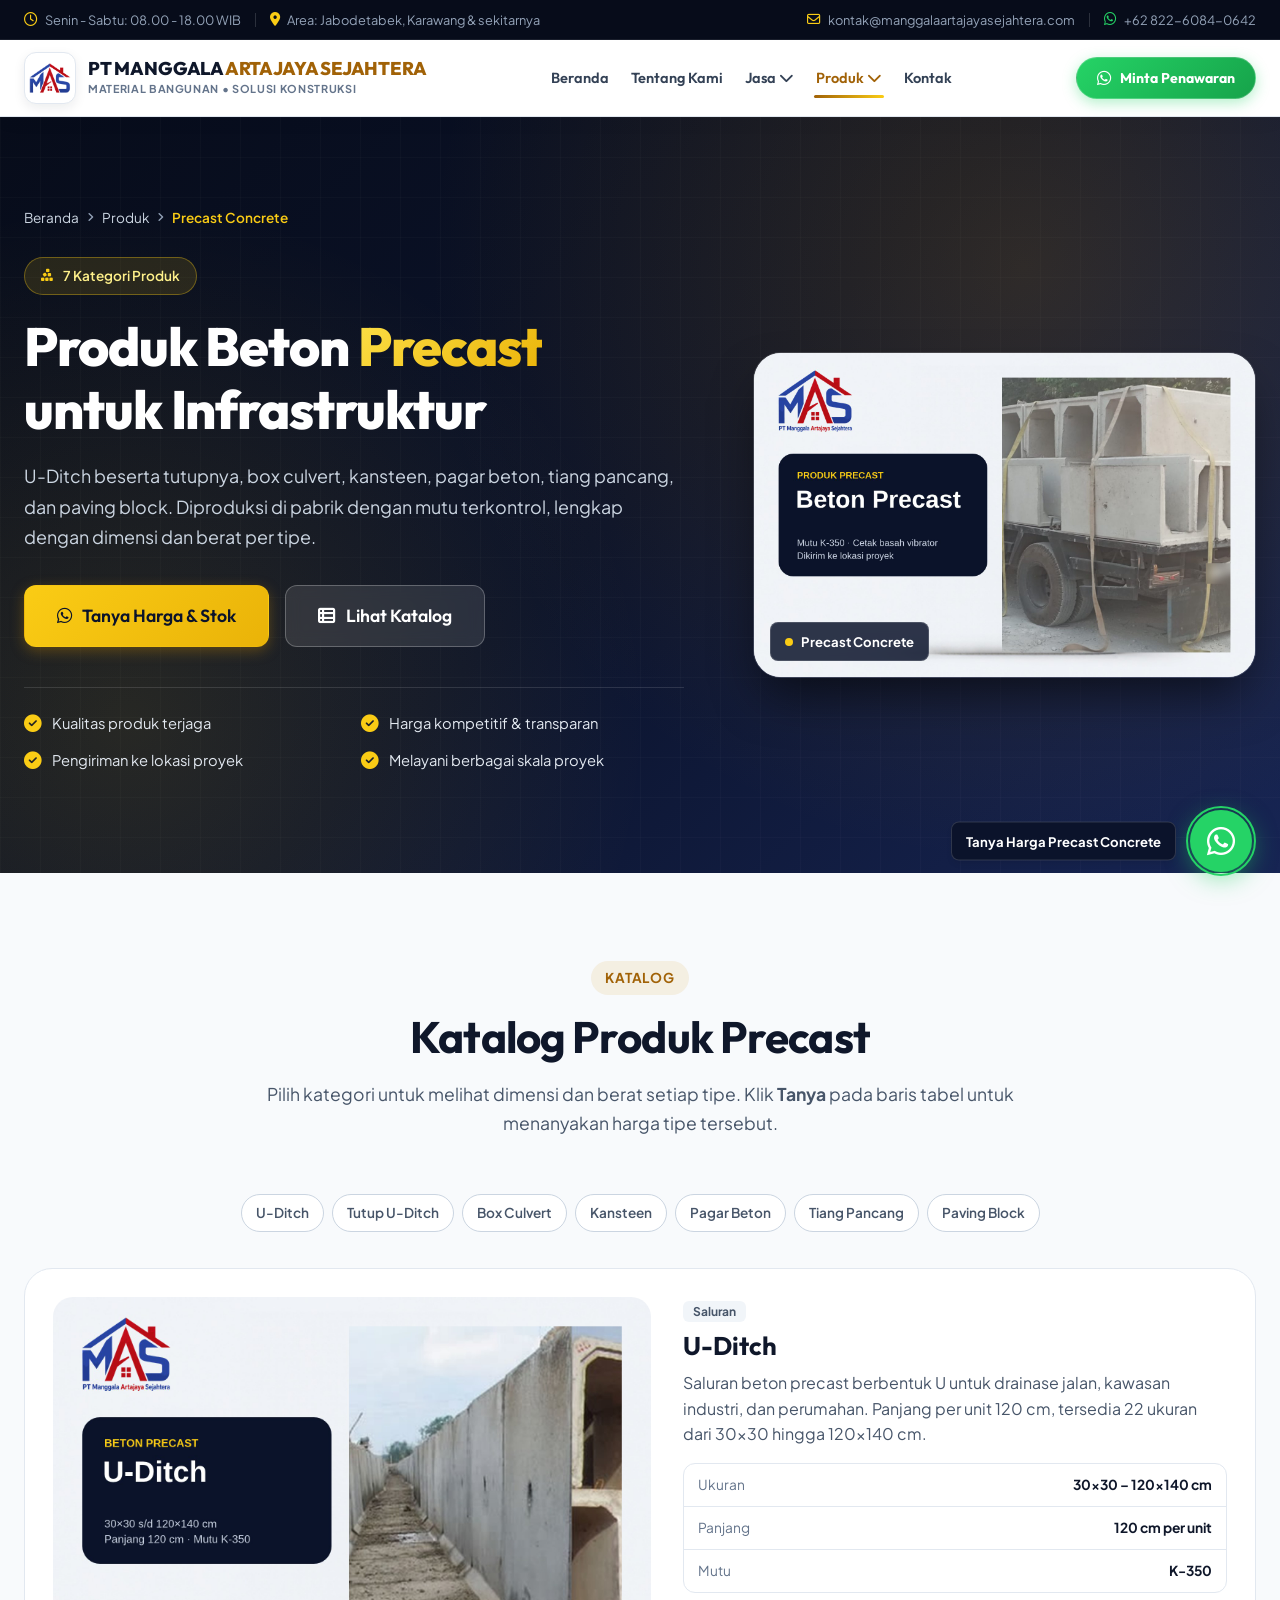
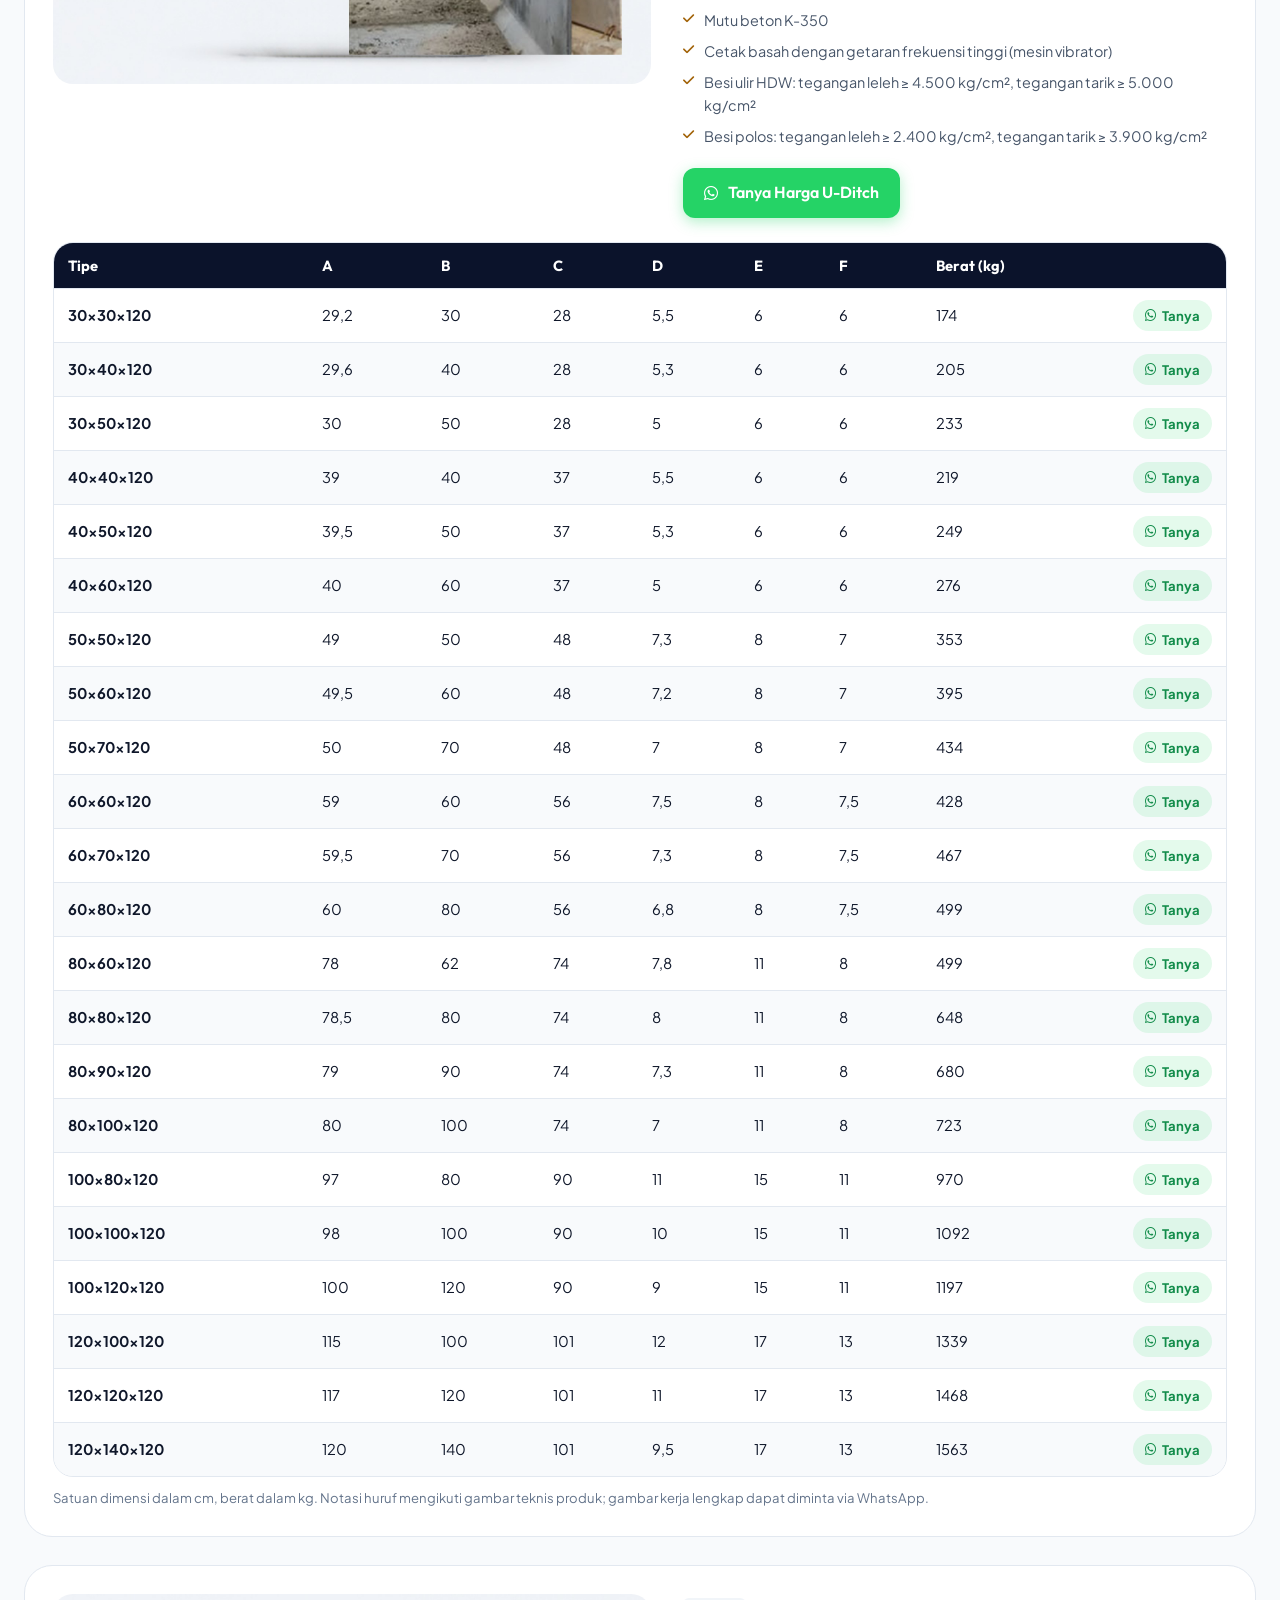
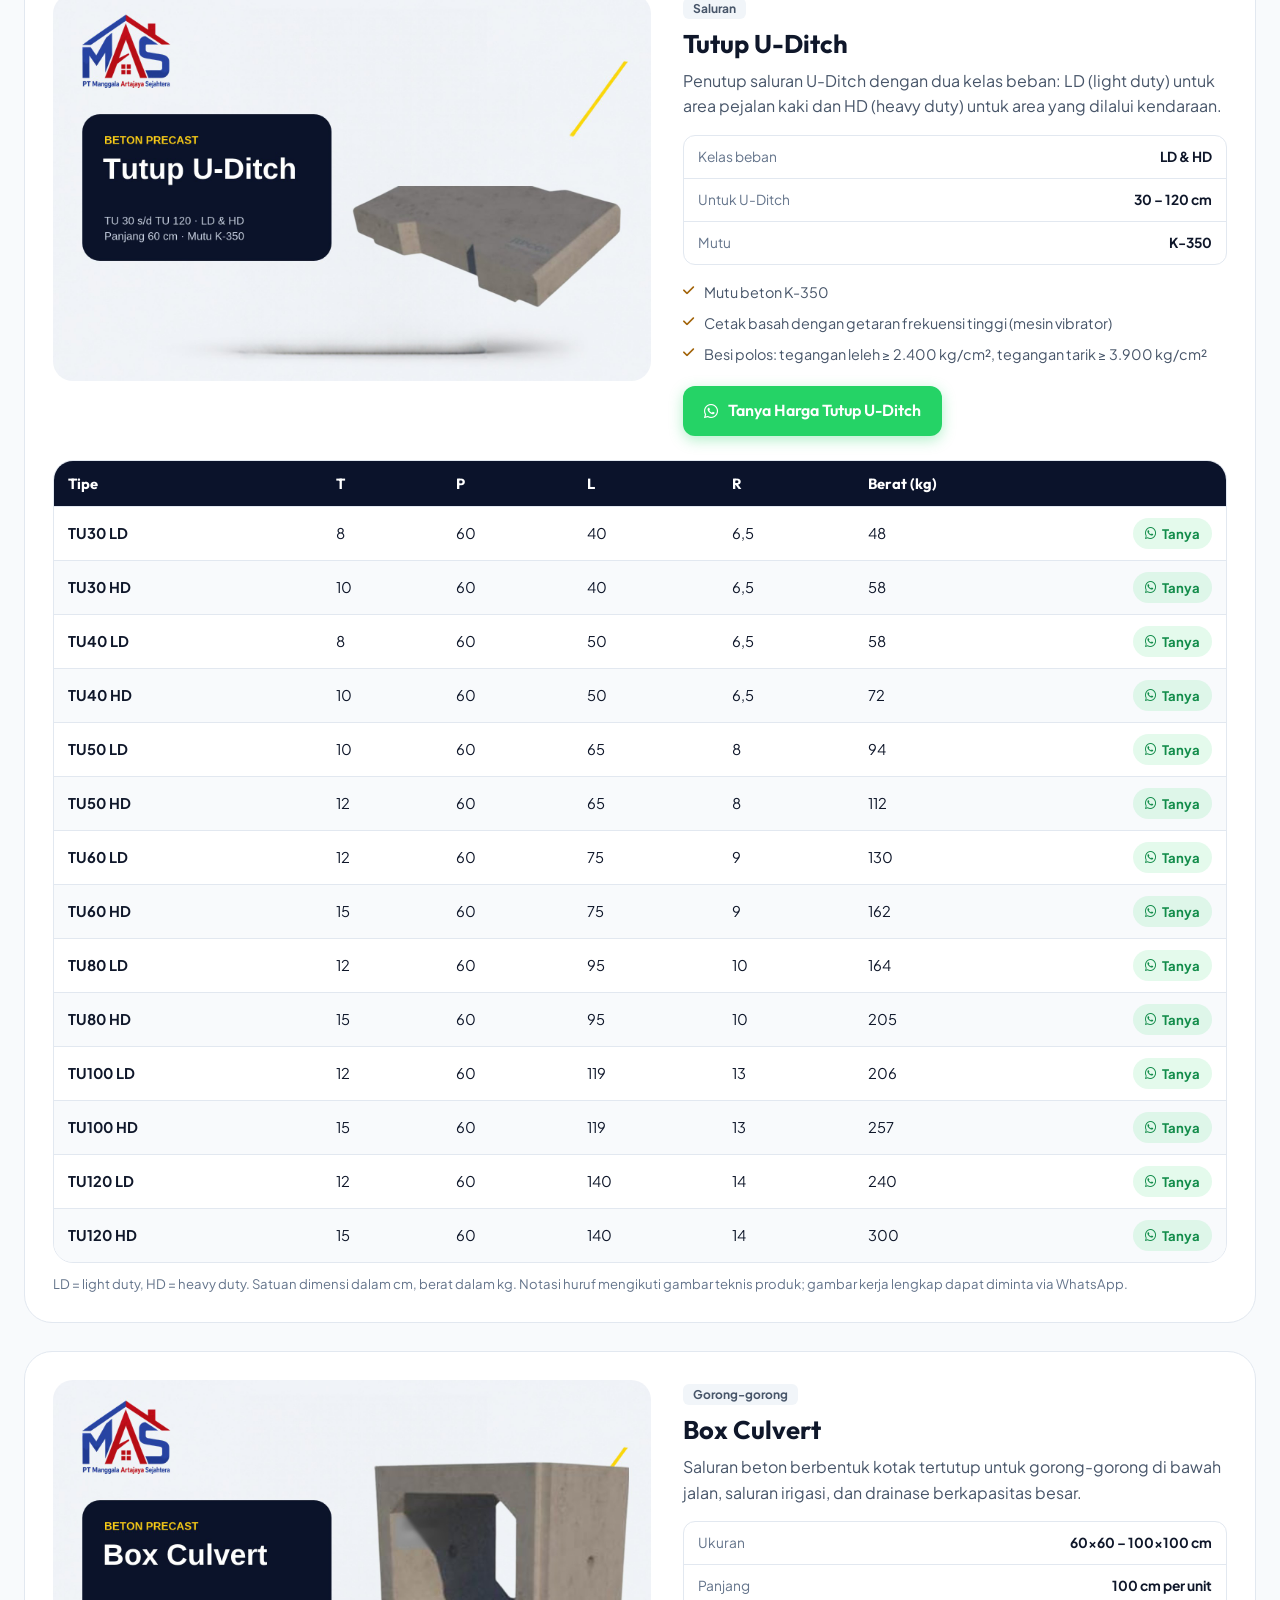
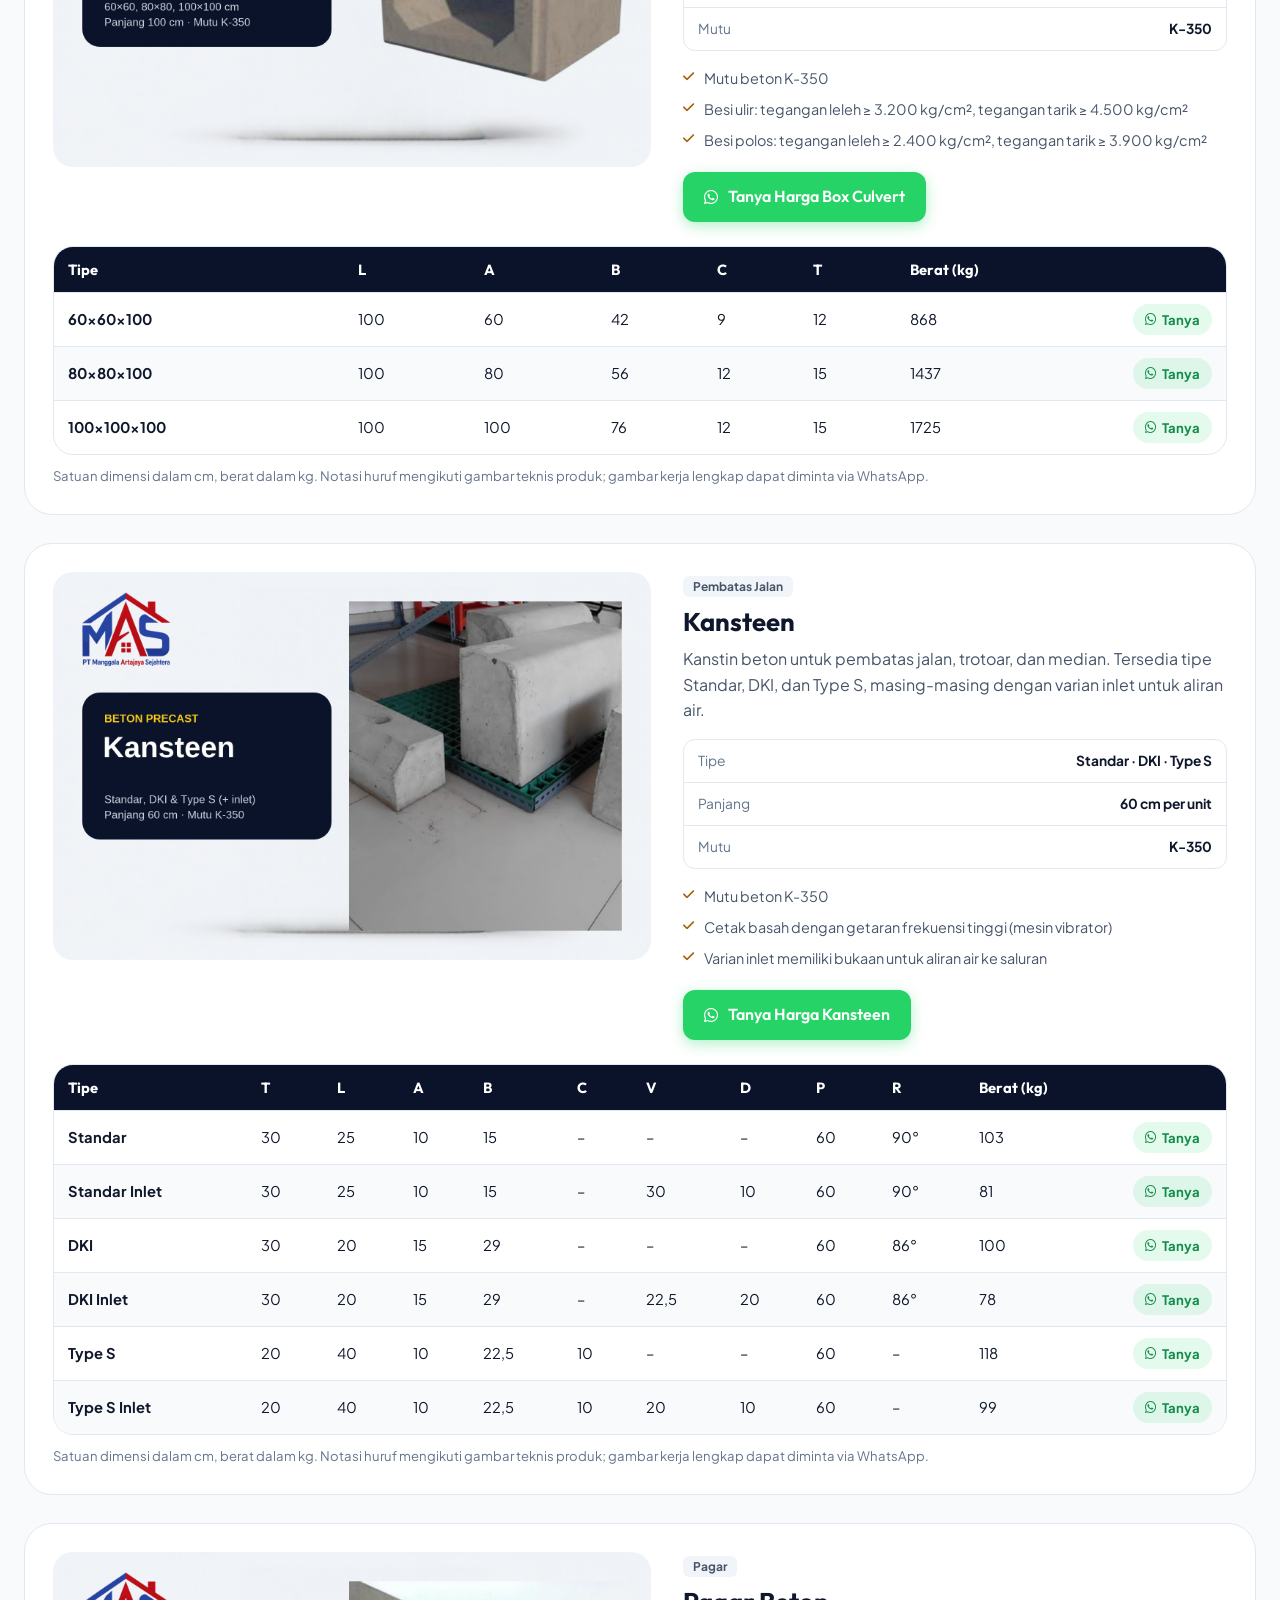
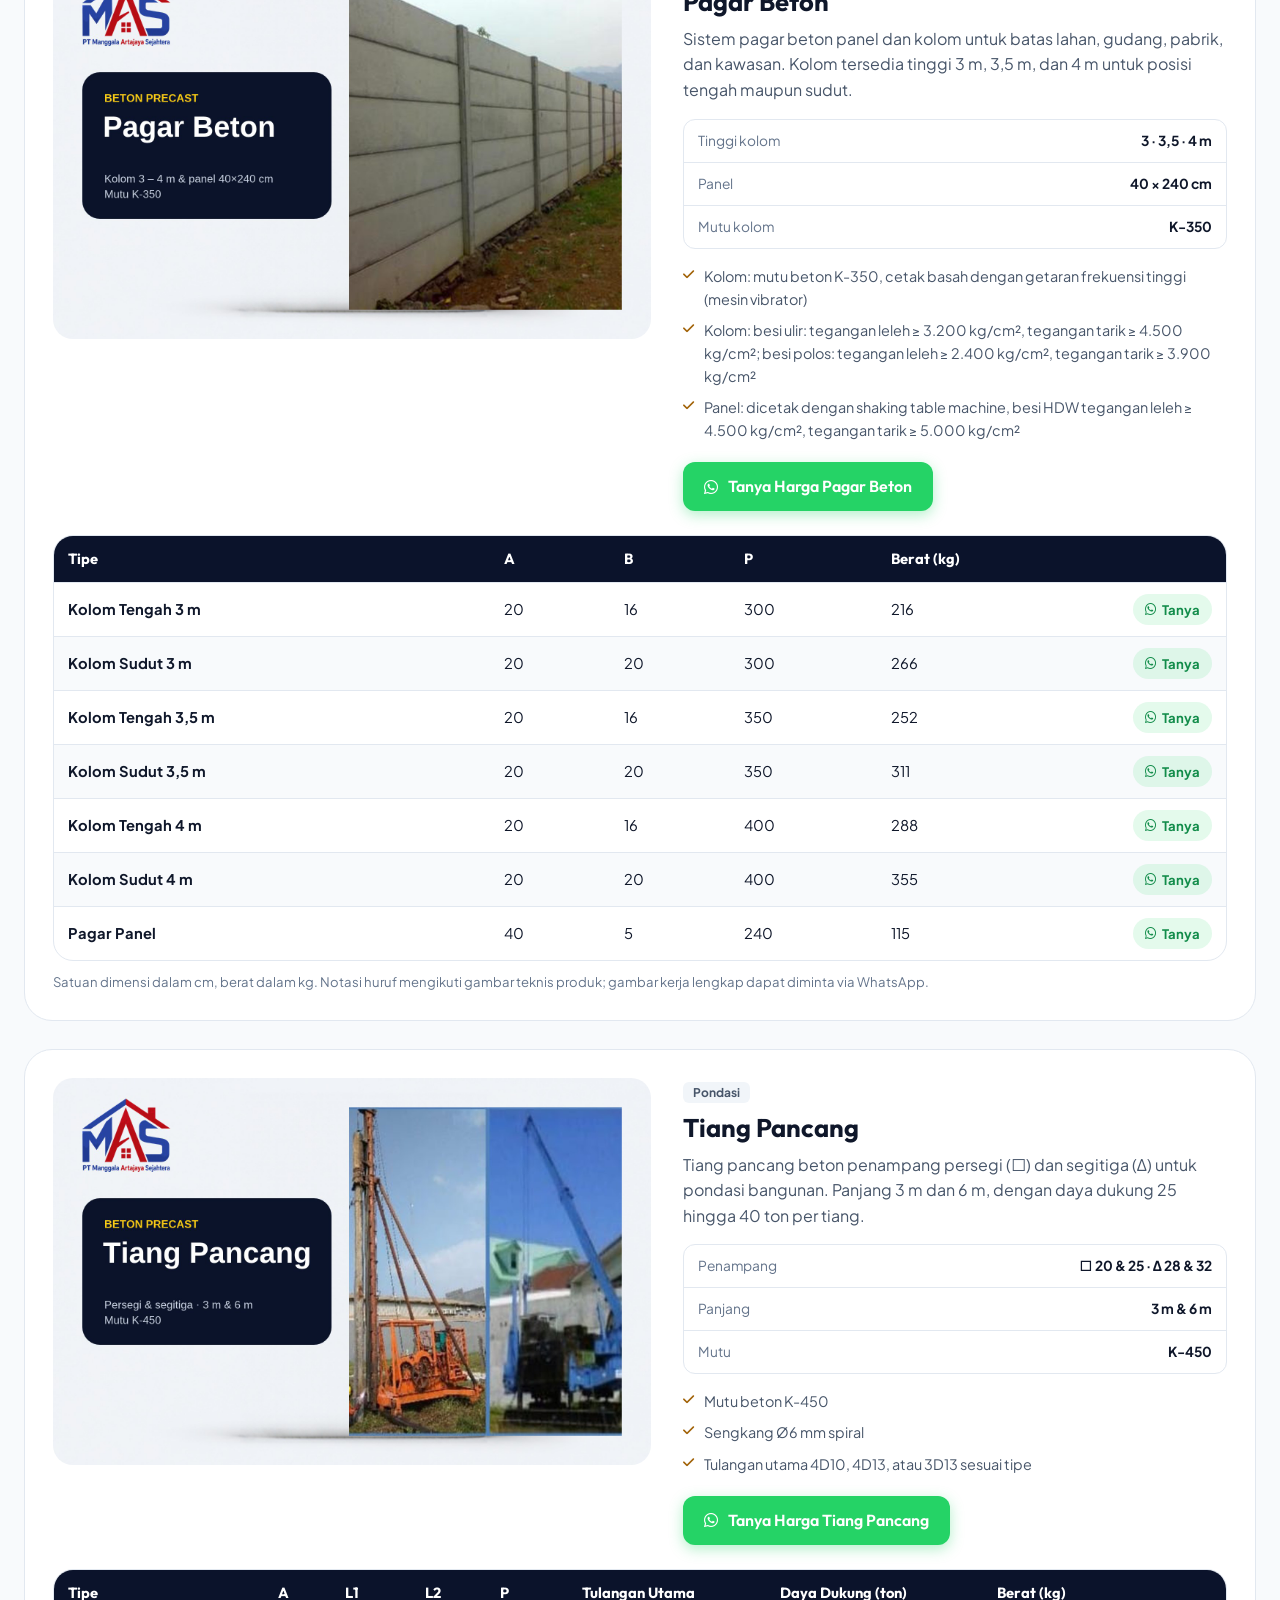
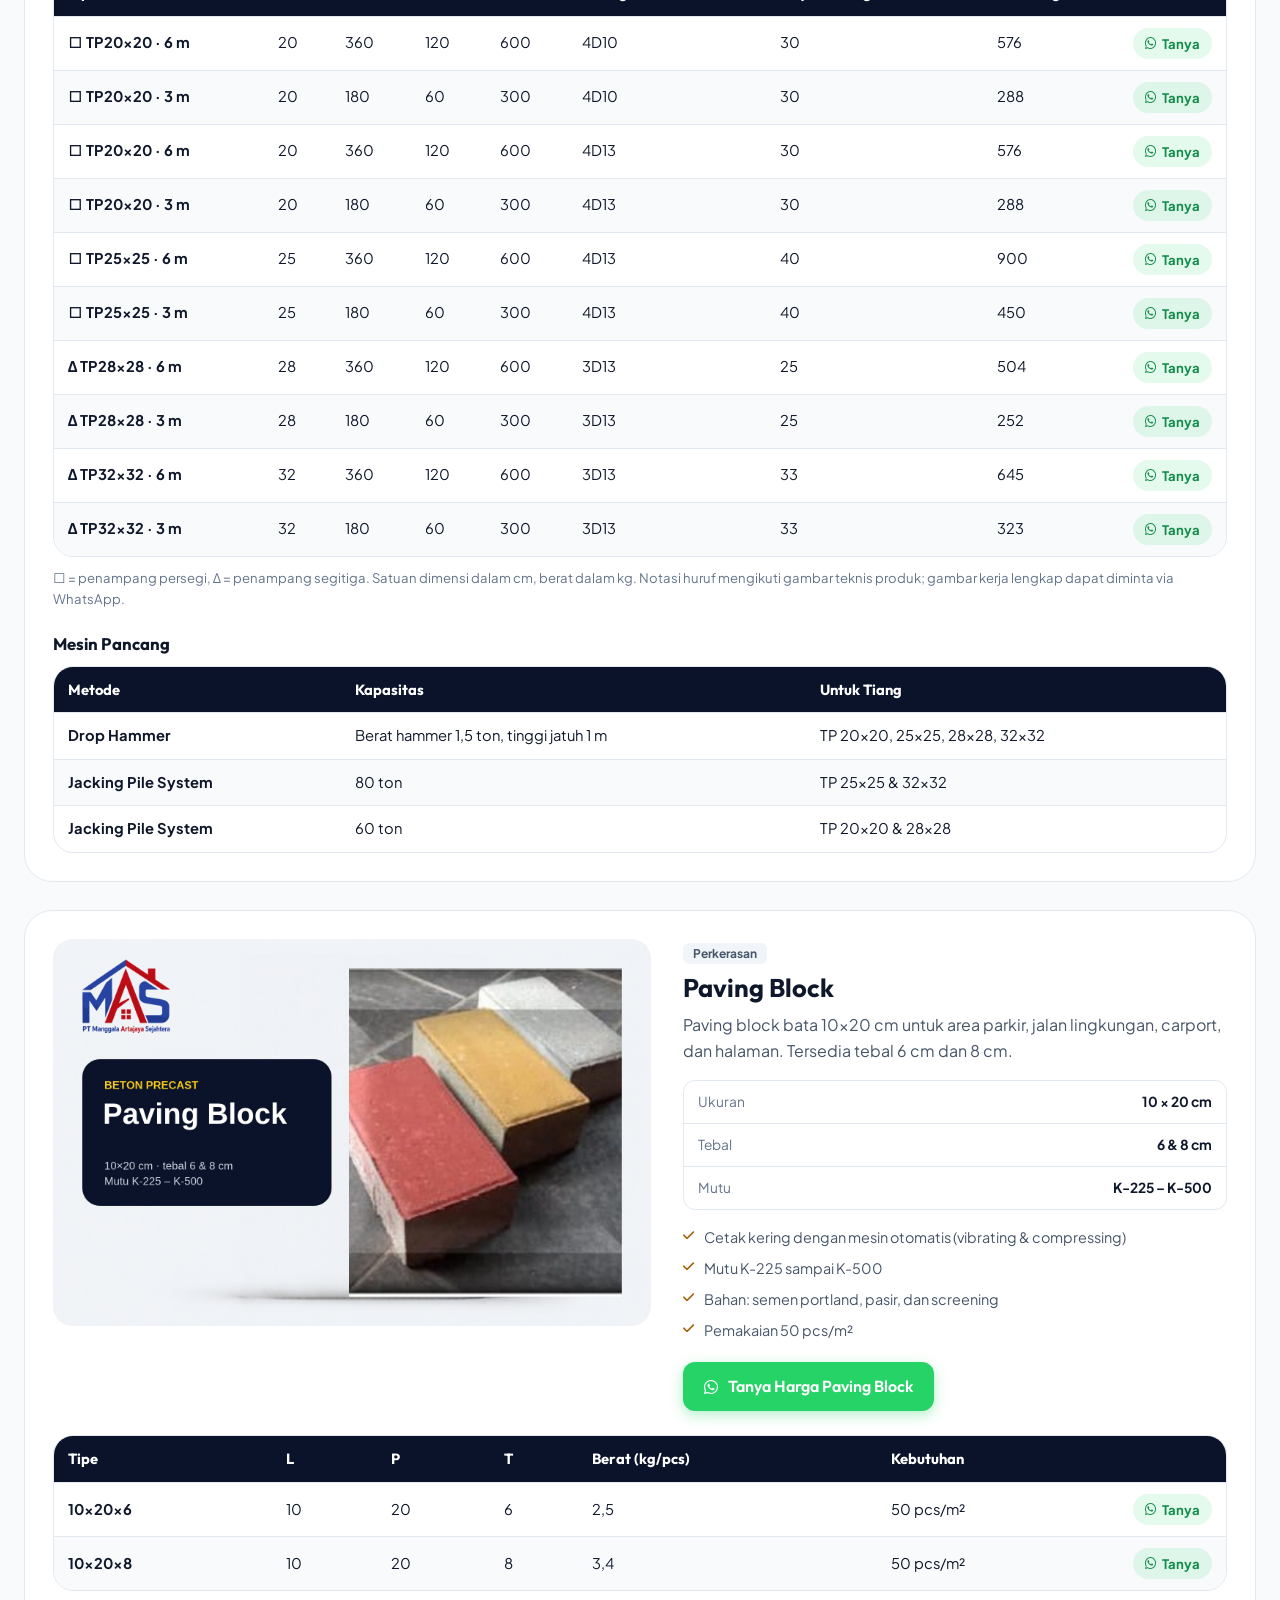
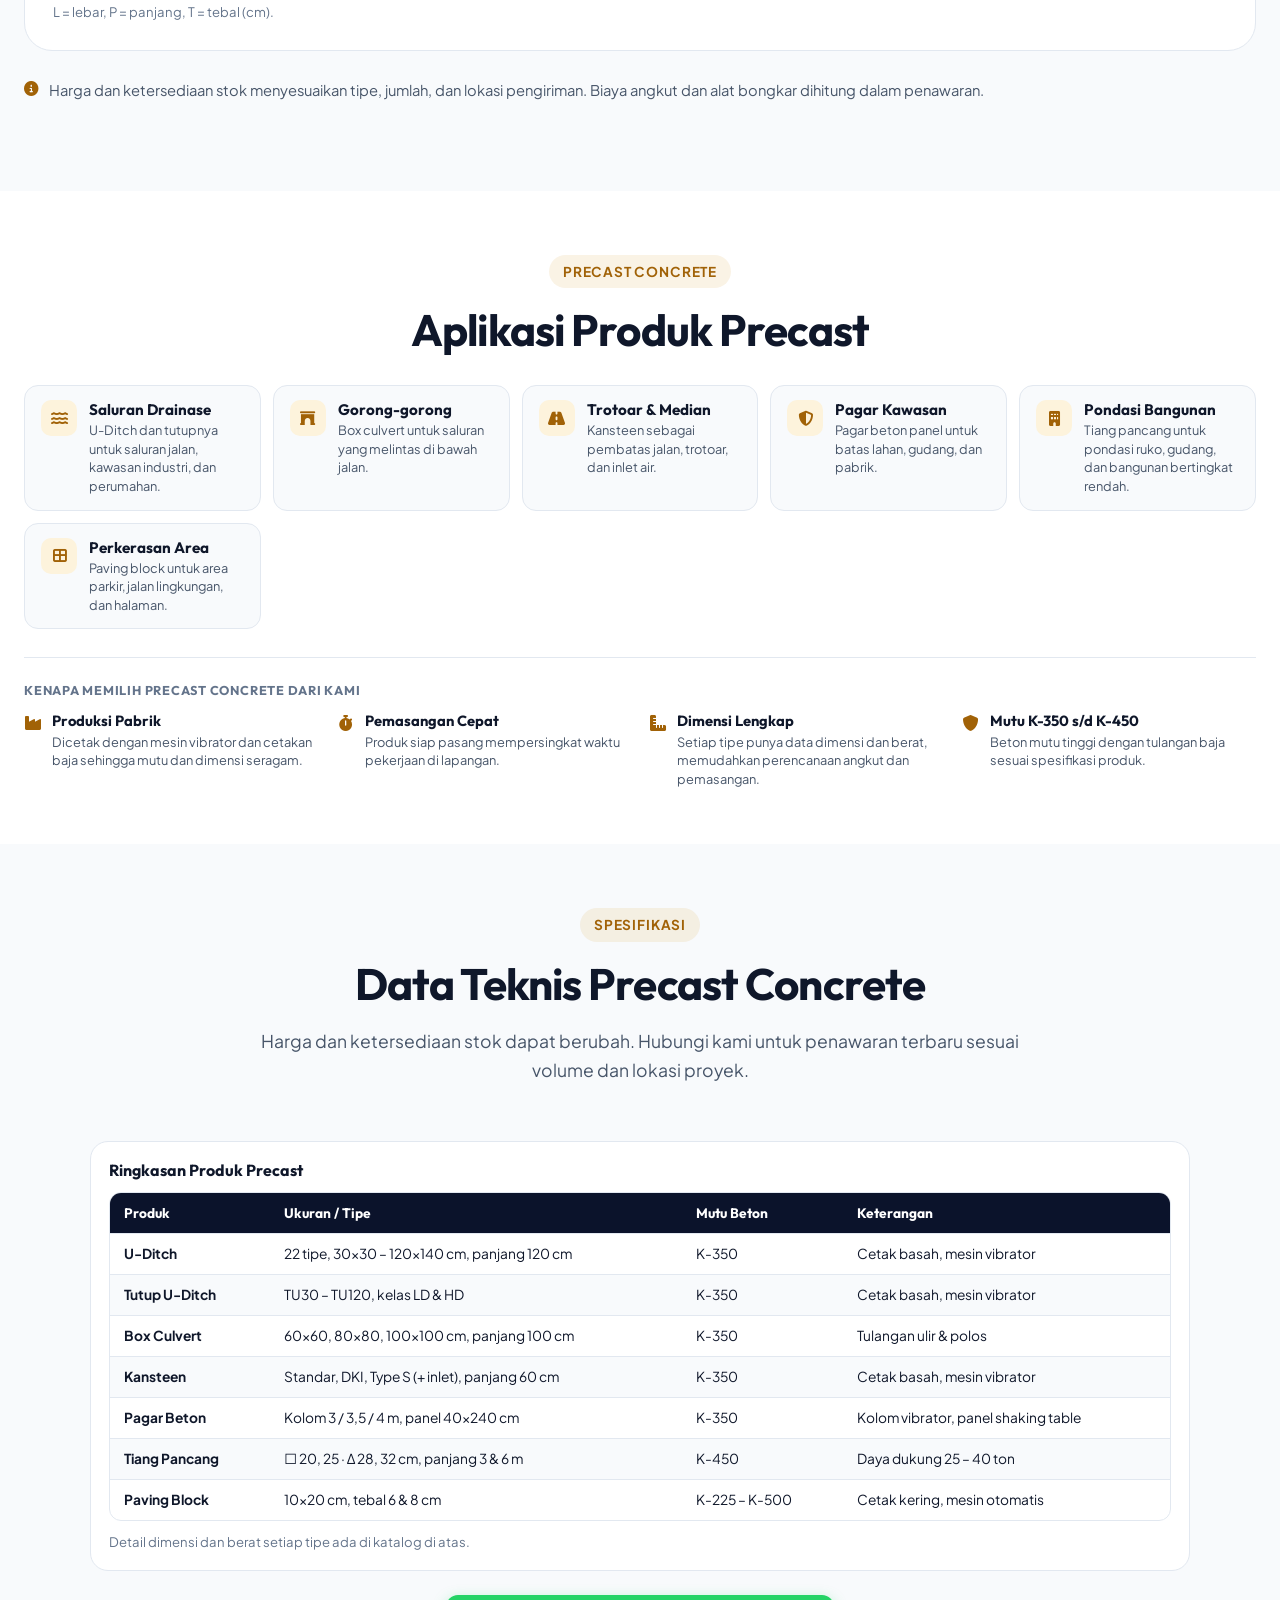
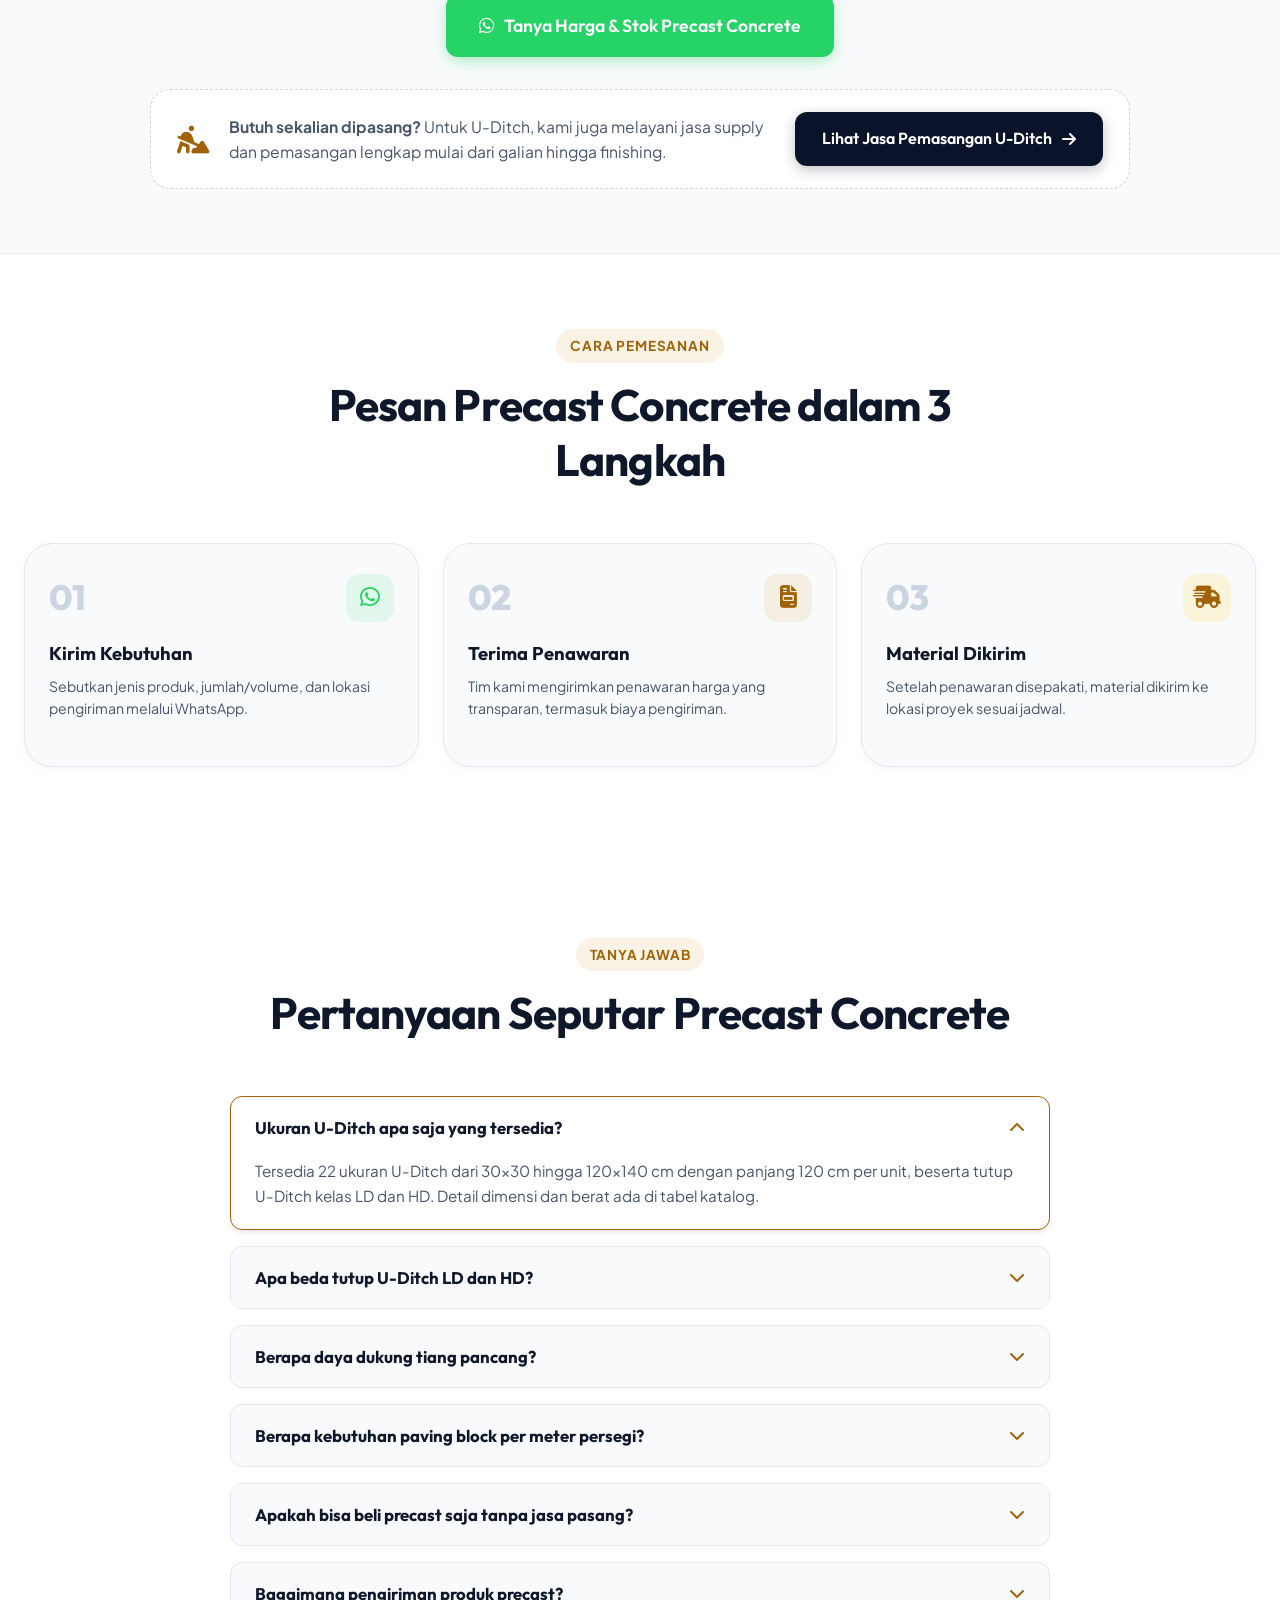
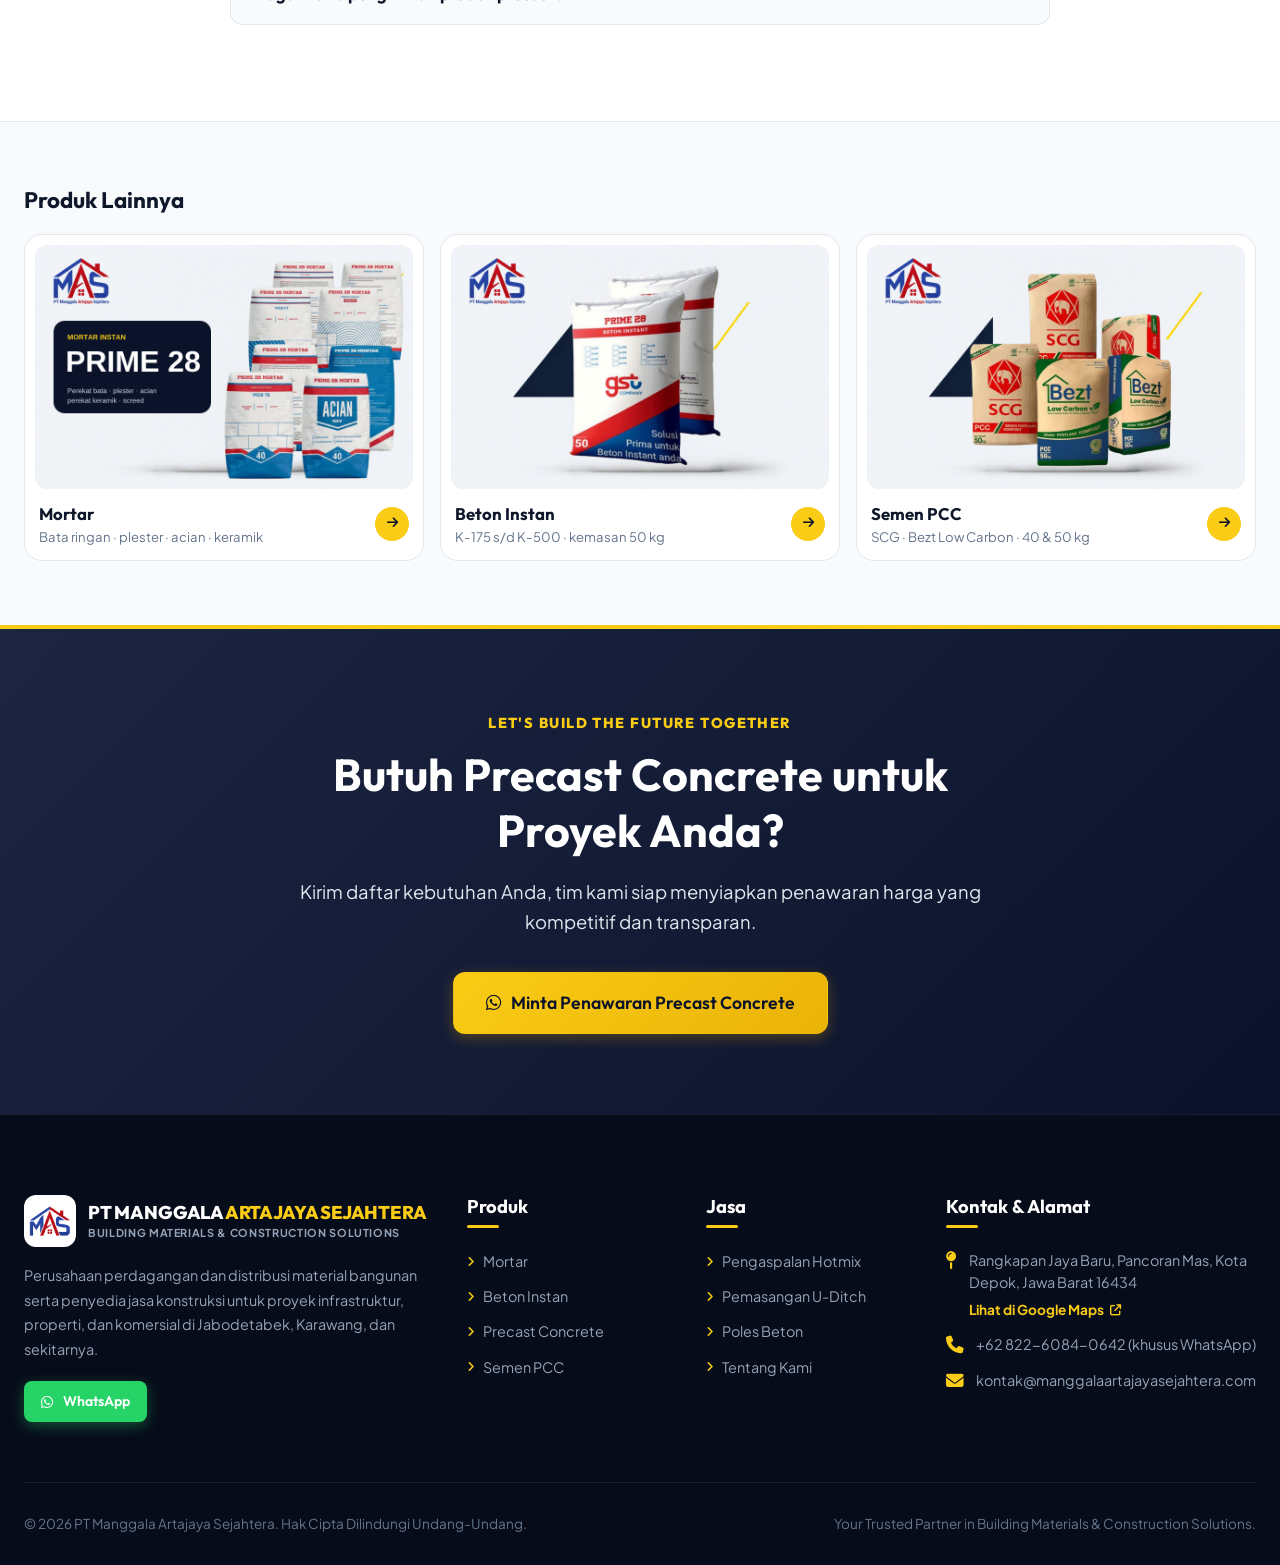
<file: produk/precast/index.html>
<!DOCTYPE html>
<html lang="id">
<head>
  <meta charset="UTF-8">
  <meta name="viewport" content="width=device-width, initial-scale=1.0">

  <!-- SEO Primary Meta Tags -->
  <title>Jual U-Ditch &amp; Beton Precast | Manggala Artajaya Sejahtera</title>
  <meta name="description" content="Beton precast: U-Ditch 30–120 cm &amp; tutup, box culvert, kansteen, pagar beton, tiang pancang &amp; paving block. Lengkap dimensi &amp; berat. Kirim ke proyek.">
  <meta name="robots" content="index, follow, max-image-preview:large">
  <link rel="canonical" href="https://manggalaartajayasejahtera.com/produk/precast/">

  <!-- Open Graph / Facebook -->
  <meta property="og:type" content="website">
  <meta property="og:locale" content="id_ID">
  <meta property="og:site_name" content="PT Manggala Artajaya Sejahtera">
  <meta property="og:url" content="https://manggalaartajayasejahtera.com/produk/precast/">
  <meta property="og:title" content="Jual U-Ditch &amp; Beton Precast">
  <meta property="og:description" content="Beton precast: U-Ditch 30–120 cm &amp; tutup, box culvert, kansteen, pagar beton, tiang pancang &amp; paving block. Lengkap dimensi &amp; berat. Kirim ke proyek.">
  <meta property="og:image" content="https://manggalaartajayasejahtera.com/assets/images/foto-produk-precast.jpg">
  <meta property="og:image:width" content="1632">
  <meta property="og:image:height" content="1056">
  <meta property="og:image:alt" content="Precast Concrete - PT Manggala Artajaya Sejahtera">

  <!-- Twitter -->
  <meta name="twitter:card" content="summary_large_image">
  <meta name="twitter:title" content="Jual U-Ditch &amp; Beton Precast">
  <meta name="twitter:description" content="Beton precast: U-Ditch 30–120 cm &amp; tutup, box culvert, kansteen, pagar beton, tiang pancang &amp; paving block. Lengkap dimensi &amp; berat. Kirim ke proyek.">
  <meta name="twitter:image" content="https://manggalaartajayasejahtera.com/assets/images/foto-produk-precast.jpg">

  <!-- Favicon & App Icons: logo PT Manggala Artajaya Sejahtera -->
  <link rel="icon" href="../../assets/brand/favicon.ico" sizes="any">
  <link rel="icon" type="image/png" sizes="32x32" href="../../assets/brand/favicon-32x32.png">
  <link rel="icon" type="image/png" sizes="16x16" href="../../assets/brand/favicon-16x16.png">
  <link rel="apple-touch-icon" sizes="180x180" href="../../assets/brand/apple-touch-icon.png">
  <link rel="manifest" href="../../site.webmanifest">
  <meta name="theme-color" content="#ffffff">

  <!-- Google Fonts: Outfit & Plus Jakarta Sans -->
  <link rel="preconnect" href="https://fonts.googleapis.com">
  <link rel="preconnect" href="https://fonts.gstatic.com" crossorigin>
  <link href="https://fonts.googleapis.com/css2?family=Outfit:wght@400;500;600;700;800;900&family=Plus+Jakarta+Sans:wght@400;500;600;700&display=swap" rel="stylesheet">

  <!-- Font Awesome 6 -->
  <link rel="stylesheet" href="https://cdnjs.cloudflare.com/ajax/libs/font-awesome/6.4.0/css/all.min.css">

  <!-- Custom CSS -->
  <link rel="stylesheet" href="../../css/style.css?v=20261124">

  <!-- Schema.org: CollectionPage + Breadcrumb + ItemList + FAQPage -->
  <script type="application/ld+json">
{
  "@context": "https://schema.org",
  "@graph": [
    {
      "@type": "CollectionPage",
      "name": "Jual U-Ditch & Beton Precast",
      "description": "Beton precast: U-Ditch 30–120 cm & tutup, box culvert, kansteen, pagar beton, tiang pancang & paving block. Lengkap dimensi & berat. Kirim ke proyek.",
      "url": "https://manggalaartajayasejahtera.com/produk/precast/",
      "inLanguage": "id-ID",
      "isPartOf": {
        "@type": "WebSite",
        "name": "PT Manggala Artajaya Sejahtera",
        "url": "https://manggalaartajayasejahtera.com/"
      },
      "primaryImageOfPage": "https://manggalaartajayasejahtera.com/assets/images/foto-produk-precast.jpg"
    },
    {
      "@type": "BreadcrumbList",
      "itemListElement": [
        {
          "@type": "ListItem",
          "position": 1,
          "name": "Beranda",
          "item": "https://manggalaartajayasejahtera.com/"
        },
        {
          "@type": "ListItem",
          "position": 2,
          "name": "Produk",
          "item": "https://manggalaartajayasejahtera.com/#produk"
        },
        {
          "@type": "ListItem",
          "position": 3,
          "name": "Precast Concrete",
          "item": "https://manggalaartajayasejahtera.com/produk/precast/"
        }
      ]
    },
    {
      "@type": "ItemList",
      "name": "Katalog Precast Concrete",
      "itemListElement": [
        {
          "@type": "ListItem",
          "position": 1,
          "name": "U-Ditch",
          "url": "https://manggalaartajayasejahtera.com/produk/precast/#u-ditch"
        },
        {
          "@type": "ListItem",
          "position": 2,
          "name": "Tutup U-Ditch",
          "url": "https://manggalaartajayasejahtera.com/produk/precast/#tutup-u-ditch"
        },
        {
          "@type": "ListItem",
          "position": 3,
          "name": "Box Culvert",
          "url": "https://manggalaartajayasejahtera.com/produk/precast/#box-culvert"
        },
        {
          "@type": "ListItem",
          "position": 4,
          "name": "Kansteen",
          "url": "https://manggalaartajayasejahtera.com/produk/precast/#kansteen"
        },
        {
          "@type": "ListItem",
          "position": 5,
          "name": "Pagar Beton",
          "url": "https://manggalaartajayasejahtera.com/produk/precast/#pagar-beton"
        },
        {
          "@type": "ListItem",
          "position": 6,
          "name": "Tiang Pancang",
          "url": "https://manggalaartajayasejahtera.com/produk/precast/#tiang-pancang"
        },
        {
          "@type": "ListItem",
          "position": 7,
          "name": "Paving Block",
          "url": "https://manggalaartajayasejahtera.com/produk/precast/#paving-block"
        }
      ]
    },
    {
      "@type": "FAQPage",
      "mainEntity": [
        {
          "@type": "Question",
          "name": "Ukuran U-Ditch apa saja yang tersedia?",
          "acceptedAnswer": {
            "@type": "Answer",
            "text": "Tersedia 22 ukuran U-Ditch dari 30×30 hingga 120×140 cm dengan panjang 120 cm per unit, beserta tutup U-Ditch kelas LD dan HD. Detail dimensi dan berat ada di tabel katalog."
          }
        },
        {
          "@type": "Question",
          "name": "Apa beda tutup U-Ditch LD dan HD?",
          "acceptedAnswer": {
            "@type": "Answer",
            "text": "LD (light duty) lebih tipis dan cocok untuk area pejalan kaki. HD (heavy duty) lebih tebal untuk area yang dilalui kendaraan."
          }
        },
        {
          "@type": "Question",
          "name": "Berapa daya dukung tiang pancang?",
          "acceptedAnswer": {
            "@type": "Answer",
            "text": "Tiang pancang persegi 20×20 memiliki daya dukung 30 ton, 25×25 sebesar 40 ton, segitiga 28×28 sebesar 25 ton, dan segitiga 32×32 sebesar 33 ton per tiang."
          }
        },
        {
          "@type": "Question",
          "name": "Berapa kebutuhan paving block per meter persegi?",
          "acceptedAnswer": {
            "@type": "Answer",
            "text": "Paving block 10×20 cm membutuhkan 50 pcs per m², baik untuk tebal 6 cm maupun 8 cm."
          }
        },
        {
          "@type": "Question",
          "name": "Apakah bisa beli precast saja tanpa jasa pasang?",
          "acceptedAnswer": {
            "@type": "Answer",
            "text": "Bisa. Produk precast dapat dibeli terpisah. Jika diperlukan, kami juga menyediakan jasa pemasangan U-Ditch."
          }
        },
        {
          "@type": "Question",
          "name": "Bagaimana pengiriman produk precast?",
          "acceptedAnswer": {
            "@type": "Answer",
            "text": "Produk precast dikirim menggunakan armada angkut ke lokasi proyek. Biaya pengiriman dan kebutuhan alat bongkar menyesuaikan jumlah, ukuran produk, dan akses lokasi."
          }
        }
      ]
    }
  ]
}
  </script>
</head>
<body>

  <!-- ==========================================================================
       TOP INFO BAR - ULTRA CLEAN & SLEEK
       ========================================================================== -->
  <aside class="top-bar">
    <div class="container">
      <div class="top-bar-inner">
        <div class="top-bar-left">
          <span class="top-bar-item">
            <i class="fa-regular fa-clock"></i>
            <span>Senin - Sabtu: 08.00 - 18.00 WIB</span>
          </span>
          <span class="top-bar-divider hide-md"></span>
          <span class="top-bar-item hide-md">
            <i class="fa-solid fa-location-dot"></i>
            <span>Area: Jabodetabek, Karawang & sekitarnya</span>
          </span>
        </div>
        <div class="top-bar-right">
          <a href="mailto:kontak@manggalaartajayasejahtera.com" class="top-bar-item hide-sm">
            <i class="fa-regular fa-envelope"></i>
            <span>kontak@manggalaartajayasejahtera.com</span>
          </a>
          <span class="top-bar-divider hide-sm"></span>
          <a href="https://wa.me/6282260840642" target="_blank" rel="noopener" class="top-bar-item">
            <i class="fa-brands fa-whatsapp text-whatsapp"></i>
            <span>+62 822-6084-0642</span>
          </a>
        </div>
      </div>
    </div>
  </aside>

  <!-- ==========================================================================
       STICKY NAVBAR - CLEAN CORPORATE AESTHETIC
       ========================================================================== -->
  <header class="site-header" id="siteHeader">
    <div class="container">
      <nav class="navbar-inner">
        <!-- Brand Logo -->
        <a href="../../index.html" class="brand-logo" aria-label="PT Manggala Artajaya Sejahtera">
          <div class="brand-icon">
            <img src="../../assets/brand/logo-mas-mark.png" alt="Logo MAS" width="44" height="44">
          </div>
          <div class="brand-text">
            <span class="brand-title">PT MANGGALA <span>ARTAJAYA SEJAHTERA</span></span>
            <span class="brand-subtitle">MATERIAL BANGUNAN • SOLUSI KONSTRUKSI</span>
          </div>
        </a>

        <!-- Desktop & Mobile Navigation Menu -->
        <ul class="nav-menu" id="navMenu">
          <li class="mobile-drawer-header">
            <span class="mobile-menu-title">Menu Navigasi</span>
            <button class="mobile-close-btn" id="mobileCloseBtn" aria-label="Tutup Menu">&times;</button>
          </li>
          <li><a href="../../index.html" class="nav-link">Beranda</a></li>
          <li><a href="../../index.html#tentang" class="nav-link">Tentang Kami</a></li>
          <li class="dropdown">
            <a href="#" class="nav-link dropdown-toggle">Jasa <i class="fa-solid fa-chevron-down"></i></a>
            <ul class="dropdown-menu">
              <li><a href="../../pengaspalan/index.html" class="">Pengaspalan Hotmix</a></li>
              <li><a href="../../uditch/index.html" class="">Pemasangan U-Ditch</a></li>
              <li><a href="../../poles-beton/index.html" class="">Poles Beton</a></li>
            </ul>
          </li>
          <li class="dropdown">
            <a href="#" class="nav-link dropdown-toggle active">Produk <i class="fa-solid fa-chevron-down"></i></a>
            <ul class="dropdown-menu">
              <li><a href="../../produk/mortar/index.html" class="">Mortar</a></li>
              <li><a href="../../produk/beton-instan/index.html" class="">Beton Instan</a></li>
              <li><a href="../../produk/precast/index.html" class="active">Precast Concrete</a></li>
              <li><a href="../../produk/semen-pcc/index.html" class="">Semen PCC</a></li>
            </ul>
          </li>
          <li><a href="#kontak" class="nav-link">Kontak</a></li>
          <li class="mobile-drawer-footer">
            <a href="https://wa.me/6282260840642?text=Halo%20PT%20Manggala%20Artajaya%20Sejahtera%2C%20saya%20ingin%20meminta%20penawaran%20harga%20Precast%20Concrete." target="_blank" rel="noopener" class="btn btn-whatsapp w-full">
              <i class="fa-brands fa-whatsapp"></i> Minta Penawaran
            </a>
            <div class="mobile-contact-info">
              <p><i class="fa-solid fa-phone"></i> +62 822-6084-0642</p>
              <p><i class="fa-regular fa-envelope"></i> kontak@manggalaartajayasejahtera.com</p>
            </div>
          </li>
        </ul>

        <!-- Right Action Button -->
        <div class="nav-actions">
          <a href="https://wa.me/6282260840642?text=Halo%20PT%20Manggala%20Artajaya%20Sejahtera%2C%20saya%20ingin%20menanyakan%20harga%20dan%20stok%20Precast%20Concrete." target="_blank" rel="noopener" class="btn btn-whatsapp btn-nav-cta">
            <i class="fa-brands fa-whatsapp"></i>
            <span>Minta Penawaran</span>
          </a>
          <!-- Mobile Hamburger Toggle -->
          <button class="hamburger-btn" id="hamburgerBtn" aria-label="Toggle menu navigasi">
            <i class="fa-solid fa-bars"></i>
          </button>
        </div>
      </nav>
    </div>
  </header>
  <!-- Mobile Drawer Overlay -->
  <div class="mobile-overlay" id="mobileOverlay"></div>

  <!-- ==========================================================================
       HERO PRODUK
       ========================================================================== -->
  <section class="hero-section" id="home">
    <div class="hero-bg-overlay"></div>
    <div class="container">
      <nav class="breadcrumb" aria-label="Breadcrumb">
        <a href="../../index.html">Beranda</a><i class="fa-solid fa-angle-right"></i><a href="../../index.html#produk">Produk</a><i class="fa-solid fa-angle-right"></i><span>Precast Concrete</span>
      </nav>
      <div class="hero-grid">
        <div class="hero-content">
          <div class="hero-badge">
            <i class="fa-solid fa-cubes-stacked"></i><span>7 Kategori Produk</span>
          </div>

          <h1 class="hero-title">
            Produk Beton <span class="highlight-text">Precast</span> untuk Infrastruktur
          </h1>

          <p class="hero-desc">
            U-Ditch beserta tutupnya, box culvert, kansteen, pagar beton, tiang pancang, dan paving block. Diproduksi di pabrik dengan mutu terkontrol, lengkap dengan dimensi dan berat per tipe.
          </p>

          <div class="hero-cta-group">
            <a href="https://wa.me/6282260840642?text=Halo%20PT%20Manggala%20Artajaya%20Sejahtera%2C%20saya%20ingin%20menanyakan%20harga%20dan%20stok%20Precast%20Concrete." target="_blank" rel="noopener" class="btn btn-primary btn-lg">
              <i class="fa-brands fa-whatsapp"></i>
              <span>Tanya Harga & Stok</span>
            </a>
            <a href="#katalog" class="btn btn-outline-white btn-lg">
              <i class="fa-solid fa-table-list"></i>
              <span>Lihat Katalog</span>
            </a>
          </div>

          <div class="hero-trust-points">
            <div class="trust-item">
              <i class="fa-solid fa-circle-check"></i>
              <span>Kualitas produk terjaga</span>
            </div>
            <div class="trust-item">
              <i class="fa-solid fa-circle-check"></i>
              <span>Harga kompetitif & transparan</span>
            </div>
            <div class="trust-item">
              <i class="fa-solid fa-circle-check"></i>
              <span>Pengiriman ke lokasi proyek</span>
            </div>
            <div class="trust-item">
              <i class="fa-solid fa-circle-check"></i>
              <span>Melayani berbagai skala proyek</span>
            </div>
          </div>
        </div>

        <!-- Hero Media Showcase Card -->
        <div class="hero-media-wrapper">
          <div class="hero-main-card hero-main-card--catalog">
            <div class="photo-slot photo-slot--dark" data-photo-src="../../assets/images/foto-produk-precast.jpg" data-photo-alt="Precast Concrete - PT Manggala Artajaya Sejahtera" data-photo-eager="1">
              <i class="fa-solid fa-camera"></i>
              <strong>Foto produk Precast Concrete</strong>
              <span>Foto asli produk / stok di gudang, posisi horizontal, terang (min. 1600 px)</span>
              <code>assets/images/foto-produk-precast.jpg</code>
            </div>
            <div class="hero-card-badge">
              <span class="pulse-dot"></span>
              <span>Precast Concrete</span>
            </div>
          </div>
        </div>
      </div>
    </div>
  </section>

  <!-- ==========================================================================
       KATALOG PER KATEGORI
       Gambar: assets/images/precast-<kategori>.jpg (dibuat di Canva, dengan logo MAS)
       ========================================================================== -->
  <section class="grade-section" id="katalog">
    <div class="container">
      <div class="section-header">
        <span class="section-tag">Katalog</span>
        <h2 class="section-title">Katalog Produk Precast</h2>
        <p class="section-subtitle">Pilih kategori untuk melihat dimensi dan berat setiap tipe. Klik <strong>Tanya</strong> pada baris tabel untuk menanyakan harga tipe tersebut.</p>
      </div>
      <nav class="pc-nav" aria-label="Kategori precast"><a href="#u-ditch" class="filter-chip">U-Ditch</a><a href="#tutup-u-ditch" class="filter-chip">Tutup U-Ditch</a><a href="#box-culvert" class="filter-chip">Box Culvert</a><a href="#kansteen" class="filter-chip">Kansteen</a><a href="#pagar-beton" class="filter-chip">Pagar Beton</a><a href="#tiang-pancang" class="filter-chip">Tiang Pancang</a><a href="#paving-block" class="filter-chip">Paving Block</a></nav>
      <div class="pc-list">
        <article class="pc-cat" id="u-ditch">
          <div class="pc-head">
            <div class="photo-slot pc-media" data-photo-src="../../assets/images/precast-u-ditch.jpg" data-photo-alt="U-Ditch - PT Manggala Artajaya Sejahtera"><span class="grade-fallback">U-Ditch</span></div>
            <div class="pc-info">
              <span class="gx-tag">Saluran</span>
              <h3>U-Ditch</h3>
              <p>Saluran beton precast berbentuk U untuk drainase jalan, kawasan industri, dan perumahan. Panjang per unit 120 cm, tersedia 22 ukuran dari 30×30 hingga 120×140 cm.</p>
              <dl class="gx-spec">
              <div><dt>Ukuran</dt><dd>30×30 – 120×140 cm</dd></div>
              <div><dt>Panjang</dt><dd>120 cm per unit</dd></div>
              <div><dt>Mutu</dt><dd>K-350</dd></div>
              </dl>
              <ul class="pc-specs">
              <li><i class="fa-solid fa-check"></i>Mutu beton K-350</li>
              <li><i class="fa-solid fa-check"></i>Cetak basah dengan getaran frekuensi tinggi (mesin vibrator)</li>
              <li><i class="fa-solid fa-check"></i>Besi ulir HDW: tegangan leleh ≥ 4.500 kg/cm², tegangan tarik ≥ 5.000 kg/cm²</li>
              <li><i class="fa-solid fa-check"></i>Besi polos: tegangan leleh ≥ 2.400 kg/cm², tegangan tarik ≥ 3.900 kg/cm²</li>
              </ul>
              <a href="https://wa.me/6282260840642?text=Halo%20PT%20Manggala%20Artajaya%20Sejahtera%2C%20saya%20ingin%20menanyakan%20harga%20dan%20stok%20U-Ditch.%20Mohon%20infonya." target="_blank" rel="noopener" class="btn btn-whatsapp pc-cta"><i class="fa-brands fa-whatsapp"></i> Tanya Harga U-Ditch</a>
            </div>
          </div>
          <div class="spec-table-wrap pc-table-wrap">
            <table class="spec-table pc-table">
              <thead><tr><th>Tipe</th><th>A</th><th>B</th><th>C</th><th>D</th><th>E</th><th>F</th><th>Berat (kg)</th><th class="pc-ask-col"><span class="sr-only">Tanya</span></th></tr></thead>
              <tbody>
              <tr><td>30x30x120</td><td>29,2</td><td>30</td><td>28</td><td>5,5</td><td>6</td><td>6</td><td>174</td><td class="pc-ask"><a href="https://wa.me/6282260840642?text=Halo%20PT%20Manggala%20Artajaya%20Sejahtera%2C%20saya%20ingin%20menanyakan%20harga%20dan%20stok%20U-Ditch%2030x30x120.%20Mohon%20infonya." target="_blank" rel="noopener" aria-label="Tanya U-Ditch 30x30x120"><i class="fa-brands fa-whatsapp"></i> Tanya</a></td></tr>
              <tr><td>30x40x120</td><td>29,6</td><td>40</td><td>28</td><td>5,3</td><td>6</td><td>6</td><td>205</td><td class="pc-ask"><a href="https://wa.me/6282260840642?text=Halo%20PT%20Manggala%20Artajaya%20Sejahtera%2C%20saya%20ingin%20menanyakan%20harga%20dan%20stok%20U-Ditch%2030x40x120.%20Mohon%20infonya." target="_blank" rel="noopener" aria-label="Tanya U-Ditch 30x40x120"><i class="fa-brands fa-whatsapp"></i> Tanya</a></td></tr>
              <tr><td>30x50x120</td><td>30</td><td>50</td><td>28</td><td>5</td><td>6</td><td>6</td><td>233</td><td class="pc-ask"><a href="https://wa.me/6282260840642?text=Halo%20PT%20Manggala%20Artajaya%20Sejahtera%2C%20saya%20ingin%20menanyakan%20harga%20dan%20stok%20U-Ditch%2030x50x120.%20Mohon%20infonya." target="_blank" rel="noopener" aria-label="Tanya U-Ditch 30x50x120"><i class="fa-brands fa-whatsapp"></i> Tanya</a></td></tr>
              <tr><td>40x40x120</td><td>39</td><td>40</td><td>37</td><td>5,5</td><td>6</td><td>6</td><td>219</td><td class="pc-ask"><a href="https://wa.me/6282260840642?text=Halo%20PT%20Manggala%20Artajaya%20Sejahtera%2C%20saya%20ingin%20menanyakan%20harga%20dan%20stok%20U-Ditch%2040x40x120.%20Mohon%20infonya." target="_blank" rel="noopener" aria-label="Tanya U-Ditch 40x40x120"><i class="fa-brands fa-whatsapp"></i> Tanya</a></td></tr>
              <tr><td>40x50x120</td><td>39,5</td><td>50</td><td>37</td><td>5,3</td><td>6</td><td>6</td><td>249</td><td class="pc-ask"><a href="https://wa.me/6282260840642?text=Halo%20PT%20Manggala%20Artajaya%20Sejahtera%2C%20saya%20ingin%20menanyakan%20harga%20dan%20stok%20U-Ditch%2040x50x120.%20Mohon%20infonya." target="_blank" rel="noopener" aria-label="Tanya U-Ditch 40x50x120"><i class="fa-brands fa-whatsapp"></i> Tanya</a></td></tr>
              <tr><td>40x60x120</td><td>40</td><td>60</td><td>37</td><td>5</td><td>6</td><td>6</td><td>276</td><td class="pc-ask"><a href="https://wa.me/6282260840642?text=Halo%20PT%20Manggala%20Artajaya%20Sejahtera%2C%20saya%20ingin%20menanyakan%20harga%20dan%20stok%20U-Ditch%2040x60x120.%20Mohon%20infonya." target="_blank" rel="noopener" aria-label="Tanya U-Ditch 40x60x120"><i class="fa-brands fa-whatsapp"></i> Tanya</a></td></tr>
              <tr><td>50x50x120</td><td>49</td><td>50</td><td>48</td><td>7,3</td><td>8</td><td>7</td><td>353</td><td class="pc-ask"><a href="https://wa.me/6282260840642?text=Halo%20PT%20Manggala%20Artajaya%20Sejahtera%2C%20saya%20ingin%20menanyakan%20harga%20dan%20stok%20U-Ditch%2050x50x120.%20Mohon%20infonya." target="_blank" rel="noopener" aria-label="Tanya U-Ditch 50x50x120"><i class="fa-brands fa-whatsapp"></i> Tanya</a></td></tr>
              <tr><td>50x60x120</td><td>49,5</td><td>60</td><td>48</td><td>7,2</td><td>8</td><td>7</td><td>395</td><td class="pc-ask"><a href="https://wa.me/6282260840642?text=Halo%20PT%20Manggala%20Artajaya%20Sejahtera%2C%20saya%20ingin%20menanyakan%20harga%20dan%20stok%20U-Ditch%2050x60x120.%20Mohon%20infonya." target="_blank" rel="noopener" aria-label="Tanya U-Ditch 50x60x120"><i class="fa-brands fa-whatsapp"></i> Tanya</a></td></tr>
              <tr><td>50x70x120</td><td>50</td><td>70</td><td>48</td><td>7</td><td>8</td><td>7</td><td>434</td><td class="pc-ask"><a href="https://wa.me/6282260840642?text=Halo%20PT%20Manggala%20Artajaya%20Sejahtera%2C%20saya%20ingin%20menanyakan%20harga%20dan%20stok%20U-Ditch%2050x70x120.%20Mohon%20infonya." target="_blank" rel="noopener" aria-label="Tanya U-Ditch 50x70x120"><i class="fa-brands fa-whatsapp"></i> Tanya</a></td></tr>
              <tr><td>60x60x120</td><td>59</td><td>60</td><td>56</td><td>7,5</td><td>8</td><td>7,5</td><td>428</td><td class="pc-ask"><a href="https://wa.me/6282260840642?text=Halo%20PT%20Manggala%20Artajaya%20Sejahtera%2C%20saya%20ingin%20menanyakan%20harga%20dan%20stok%20U-Ditch%2060x60x120.%20Mohon%20infonya." target="_blank" rel="noopener" aria-label="Tanya U-Ditch 60x60x120"><i class="fa-brands fa-whatsapp"></i> Tanya</a></td></tr>
              <tr><td>60x70x120</td><td>59,5</td><td>70</td><td>56</td><td>7,3</td><td>8</td><td>7,5</td><td>467</td><td class="pc-ask"><a href="https://wa.me/6282260840642?text=Halo%20PT%20Manggala%20Artajaya%20Sejahtera%2C%20saya%20ingin%20menanyakan%20harga%20dan%20stok%20U-Ditch%2060x70x120.%20Mohon%20infonya." target="_blank" rel="noopener" aria-label="Tanya U-Ditch 60x70x120"><i class="fa-brands fa-whatsapp"></i> Tanya</a></td></tr>
              <tr><td>60x80x120</td><td>60</td><td>80</td><td>56</td><td>6,8</td><td>8</td><td>7,5</td><td>499</td><td class="pc-ask"><a href="https://wa.me/6282260840642?text=Halo%20PT%20Manggala%20Artajaya%20Sejahtera%2C%20saya%20ingin%20menanyakan%20harga%20dan%20stok%20U-Ditch%2060x80x120.%20Mohon%20infonya." target="_blank" rel="noopener" aria-label="Tanya U-Ditch 60x80x120"><i class="fa-brands fa-whatsapp"></i> Tanya</a></td></tr>
              <tr><td>80x60x120</td><td>78</td><td>62</td><td>74</td><td>7,8</td><td>11</td><td>8</td><td>499</td><td class="pc-ask"><a href="https://wa.me/6282260840642?text=Halo%20PT%20Manggala%20Artajaya%20Sejahtera%2C%20saya%20ingin%20menanyakan%20harga%20dan%20stok%20U-Ditch%2080x60x120.%20Mohon%20infonya." target="_blank" rel="noopener" aria-label="Tanya U-Ditch 80x60x120"><i class="fa-brands fa-whatsapp"></i> Tanya</a></td></tr>
              <tr><td>80x80x120</td><td>78,5</td><td>80</td><td>74</td><td>8</td><td>11</td><td>8</td><td>648</td><td class="pc-ask"><a href="https://wa.me/6282260840642?text=Halo%20PT%20Manggala%20Artajaya%20Sejahtera%2C%20saya%20ingin%20menanyakan%20harga%20dan%20stok%20U-Ditch%2080x80x120.%20Mohon%20infonya." target="_blank" rel="noopener" aria-label="Tanya U-Ditch 80x80x120"><i class="fa-brands fa-whatsapp"></i> Tanya</a></td></tr>
              <tr><td>80x90x120</td><td>79</td><td>90</td><td>74</td><td>7,3</td><td>11</td><td>8</td><td>680</td><td class="pc-ask"><a href="https://wa.me/6282260840642?text=Halo%20PT%20Manggala%20Artajaya%20Sejahtera%2C%20saya%20ingin%20menanyakan%20harga%20dan%20stok%20U-Ditch%2080x90x120.%20Mohon%20infonya." target="_blank" rel="noopener" aria-label="Tanya U-Ditch 80x90x120"><i class="fa-brands fa-whatsapp"></i> Tanya</a></td></tr>
              <tr><td>80x100x120</td><td>80</td><td>100</td><td>74</td><td>7</td><td>11</td><td>8</td><td>723</td><td class="pc-ask"><a href="https://wa.me/6282260840642?text=Halo%20PT%20Manggala%20Artajaya%20Sejahtera%2C%20saya%20ingin%20menanyakan%20harga%20dan%20stok%20U-Ditch%2080x100x120.%20Mohon%20infonya." target="_blank" rel="noopener" aria-label="Tanya U-Ditch 80x100x120"><i class="fa-brands fa-whatsapp"></i> Tanya</a></td></tr>
              <tr><td>100x80x120</td><td>97</td><td>80</td><td>90</td><td>11</td><td>15</td><td>11</td><td>970</td><td class="pc-ask"><a href="https://wa.me/6282260840642?text=Halo%20PT%20Manggala%20Artajaya%20Sejahtera%2C%20saya%20ingin%20menanyakan%20harga%20dan%20stok%20U-Ditch%20100x80x120.%20Mohon%20infonya." target="_blank" rel="noopener" aria-label="Tanya U-Ditch 100x80x120"><i class="fa-brands fa-whatsapp"></i> Tanya</a></td></tr>
              <tr><td>100x100x120</td><td>98</td><td>100</td><td>90</td><td>10</td><td>15</td><td>11</td><td>1092</td><td class="pc-ask"><a href="https://wa.me/6282260840642?text=Halo%20PT%20Manggala%20Artajaya%20Sejahtera%2C%20saya%20ingin%20menanyakan%20harga%20dan%20stok%20U-Ditch%20100x100x120.%20Mohon%20infonya." target="_blank" rel="noopener" aria-label="Tanya U-Ditch 100x100x120"><i class="fa-brands fa-whatsapp"></i> Tanya</a></td></tr>
              <tr><td>100x120x120</td><td>100</td><td>120</td><td>90</td><td>9</td><td>15</td><td>11</td><td>1197</td><td class="pc-ask"><a href="https://wa.me/6282260840642?text=Halo%20PT%20Manggala%20Artajaya%20Sejahtera%2C%20saya%20ingin%20menanyakan%20harga%20dan%20stok%20U-Ditch%20100x120x120.%20Mohon%20infonya." target="_blank" rel="noopener" aria-label="Tanya U-Ditch 100x120x120"><i class="fa-brands fa-whatsapp"></i> Tanya</a></td></tr>
              <tr><td>120x100x120</td><td>115</td><td>100</td><td>101</td><td>12</td><td>17</td><td>13</td><td>1339</td><td class="pc-ask"><a href="https://wa.me/6282260840642?text=Halo%20PT%20Manggala%20Artajaya%20Sejahtera%2C%20saya%20ingin%20menanyakan%20harga%20dan%20stok%20U-Ditch%20120x100x120.%20Mohon%20infonya." target="_blank" rel="noopener" aria-label="Tanya U-Ditch 120x100x120"><i class="fa-brands fa-whatsapp"></i> Tanya</a></td></tr>
              <tr><td>120x120x120</td><td>117</td><td>120</td><td>101</td><td>11</td><td>17</td><td>13</td><td>1468</td><td class="pc-ask"><a href="https://wa.me/6282260840642?text=Halo%20PT%20Manggala%20Artajaya%20Sejahtera%2C%20saya%20ingin%20menanyakan%20harga%20dan%20stok%20U-Ditch%20120x120x120.%20Mohon%20infonya." target="_blank" rel="noopener" aria-label="Tanya U-Ditch 120x120x120"><i class="fa-brands fa-whatsapp"></i> Tanya</a></td></tr>
              <tr><td>120x140x120</td><td>120</td><td>140</td><td>101</td><td>9,5</td><td>17</td><td>13</td><td>1563</td><td class="pc-ask"><a href="https://wa.me/6282260840642?text=Halo%20PT%20Manggala%20Artajaya%20Sejahtera%2C%20saya%20ingin%20menanyakan%20harga%20dan%20stok%20U-Ditch%20120x140x120.%20Mohon%20infonya." target="_blank" rel="noopener" aria-label="Tanya U-Ditch 120x140x120"><i class="fa-brands fa-whatsapp"></i> Tanya</a></td></tr>
              </tbody>
            </table>
          </div>
          <p class="tech-note">Satuan dimensi dalam cm, berat dalam kg. Notasi huruf mengikuti gambar teknis produk; gambar kerja lengkap dapat diminta via WhatsApp.</p>
        </article>
        <article class="pc-cat" id="tutup-u-ditch">
          <div class="pc-head">
            <div class="photo-slot pc-media" data-photo-src="../../assets/images/precast-tutup-u-ditch.jpg" data-photo-alt="Tutup U-Ditch - PT Manggala Artajaya Sejahtera"><span class="grade-fallback">Tutup U-Ditch</span></div>
            <div class="pc-info">
              <span class="gx-tag">Saluran</span>
              <h3>Tutup U-Ditch</h3>
              <p>Penutup saluran U-Ditch dengan dua kelas beban: LD (light duty) untuk area pejalan kaki dan HD (heavy duty) untuk area yang dilalui kendaraan.</p>
              <dl class="gx-spec">
              <div><dt>Kelas beban</dt><dd>LD & HD</dd></div>
              <div><dt>Untuk U-Ditch</dt><dd>30 – 120 cm</dd></div>
              <div><dt>Mutu</dt><dd>K-350</dd></div>
              </dl>
              <ul class="pc-specs">
              <li><i class="fa-solid fa-check"></i>Mutu beton K-350</li>
              <li><i class="fa-solid fa-check"></i>Cetak basah dengan getaran frekuensi tinggi (mesin vibrator)</li>
              <li><i class="fa-solid fa-check"></i>Besi polos: tegangan leleh ≥ 2.400 kg/cm², tegangan tarik ≥ 3.900 kg/cm²</li>
              </ul>
              <a href="https://wa.me/6282260840642?text=Halo%20PT%20Manggala%20Artajaya%20Sejahtera%2C%20saya%20ingin%20menanyakan%20harga%20dan%20stok%20Tutup%20U-Ditch.%20Mohon%20infonya." target="_blank" rel="noopener" class="btn btn-whatsapp pc-cta"><i class="fa-brands fa-whatsapp"></i> Tanya Harga Tutup U-Ditch</a>
            </div>
          </div>
          <div class="spec-table-wrap pc-table-wrap">
            <table class="spec-table pc-table">
              <thead><tr><th>Tipe</th><th>T</th><th>P</th><th>L</th><th>R</th><th>Berat (kg)</th><th class="pc-ask-col"><span class="sr-only">Tanya</span></th></tr></thead>
              <tbody>
              <tr><td>TU30 LD</td><td>8</td><td>60</td><td>40</td><td>6,5</td><td>48</td><td class="pc-ask"><a href="https://wa.me/6282260840642?text=Halo%20PT%20Manggala%20Artajaya%20Sejahtera%2C%20saya%20ingin%20menanyakan%20harga%20dan%20stok%20Tutup%20U-Ditch%20TU30%20LD.%20Mohon%20infonya." target="_blank" rel="noopener" aria-label="Tanya Tutup U-Ditch TU30 LD"><i class="fa-brands fa-whatsapp"></i> Tanya</a></td></tr>
              <tr><td>TU30 HD</td><td>10</td><td>60</td><td>40</td><td>6,5</td><td>58</td><td class="pc-ask"><a href="https://wa.me/6282260840642?text=Halo%20PT%20Manggala%20Artajaya%20Sejahtera%2C%20saya%20ingin%20menanyakan%20harga%20dan%20stok%20Tutup%20U-Ditch%20TU30%20HD.%20Mohon%20infonya." target="_blank" rel="noopener" aria-label="Tanya Tutup U-Ditch TU30 HD"><i class="fa-brands fa-whatsapp"></i> Tanya</a></td></tr>
              <tr><td>TU40 LD</td><td>8</td><td>60</td><td>50</td><td>6,5</td><td>58</td><td class="pc-ask"><a href="https://wa.me/6282260840642?text=Halo%20PT%20Manggala%20Artajaya%20Sejahtera%2C%20saya%20ingin%20menanyakan%20harga%20dan%20stok%20Tutup%20U-Ditch%20TU40%20LD.%20Mohon%20infonya." target="_blank" rel="noopener" aria-label="Tanya Tutup U-Ditch TU40 LD"><i class="fa-brands fa-whatsapp"></i> Tanya</a></td></tr>
              <tr><td>TU40 HD</td><td>10</td><td>60</td><td>50</td><td>6,5</td><td>72</td><td class="pc-ask"><a href="https://wa.me/6282260840642?text=Halo%20PT%20Manggala%20Artajaya%20Sejahtera%2C%20saya%20ingin%20menanyakan%20harga%20dan%20stok%20Tutup%20U-Ditch%20TU40%20HD.%20Mohon%20infonya." target="_blank" rel="noopener" aria-label="Tanya Tutup U-Ditch TU40 HD"><i class="fa-brands fa-whatsapp"></i> Tanya</a></td></tr>
              <tr><td>TU50 LD</td><td>10</td><td>60</td><td>65</td><td>8</td><td>94</td><td class="pc-ask"><a href="https://wa.me/6282260840642?text=Halo%20PT%20Manggala%20Artajaya%20Sejahtera%2C%20saya%20ingin%20menanyakan%20harga%20dan%20stok%20Tutup%20U-Ditch%20TU50%20LD.%20Mohon%20infonya." target="_blank" rel="noopener" aria-label="Tanya Tutup U-Ditch TU50 LD"><i class="fa-brands fa-whatsapp"></i> Tanya</a></td></tr>
              <tr><td>TU50 HD</td><td>12</td><td>60</td><td>65</td><td>8</td><td>112</td><td class="pc-ask"><a href="https://wa.me/6282260840642?text=Halo%20PT%20Manggala%20Artajaya%20Sejahtera%2C%20saya%20ingin%20menanyakan%20harga%20dan%20stok%20Tutup%20U-Ditch%20TU50%20HD.%20Mohon%20infonya." target="_blank" rel="noopener" aria-label="Tanya Tutup U-Ditch TU50 HD"><i class="fa-brands fa-whatsapp"></i> Tanya</a></td></tr>
              <tr><td>TU60 LD</td><td>12</td><td>60</td><td>75</td><td>9</td><td>130</td><td class="pc-ask"><a href="https://wa.me/6282260840642?text=Halo%20PT%20Manggala%20Artajaya%20Sejahtera%2C%20saya%20ingin%20menanyakan%20harga%20dan%20stok%20Tutup%20U-Ditch%20TU60%20LD.%20Mohon%20infonya." target="_blank" rel="noopener" aria-label="Tanya Tutup U-Ditch TU60 LD"><i class="fa-brands fa-whatsapp"></i> Tanya</a></td></tr>
              <tr><td>TU60 HD</td><td>15</td><td>60</td><td>75</td><td>9</td><td>162</td><td class="pc-ask"><a href="https://wa.me/6282260840642?text=Halo%20PT%20Manggala%20Artajaya%20Sejahtera%2C%20saya%20ingin%20menanyakan%20harga%20dan%20stok%20Tutup%20U-Ditch%20TU60%20HD.%20Mohon%20infonya." target="_blank" rel="noopener" aria-label="Tanya Tutup U-Ditch TU60 HD"><i class="fa-brands fa-whatsapp"></i> Tanya</a></td></tr>
              <tr><td>TU80 LD</td><td>12</td><td>60</td><td>95</td><td>10</td><td>164</td><td class="pc-ask"><a href="https://wa.me/6282260840642?text=Halo%20PT%20Manggala%20Artajaya%20Sejahtera%2C%20saya%20ingin%20menanyakan%20harga%20dan%20stok%20Tutup%20U-Ditch%20TU80%20LD.%20Mohon%20infonya." target="_blank" rel="noopener" aria-label="Tanya Tutup U-Ditch TU80 LD"><i class="fa-brands fa-whatsapp"></i> Tanya</a></td></tr>
              <tr><td>TU80 HD</td><td>15</td><td>60</td><td>95</td><td>10</td><td>205</td><td class="pc-ask"><a href="https://wa.me/6282260840642?text=Halo%20PT%20Manggala%20Artajaya%20Sejahtera%2C%20saya%20ingin%20menanyakan%20harga%20dan%20stok%20Tutup%20U-Ditch%20TU80%20HD.%20Mohon%20infonya." target="_blank" rel="noopener" aria-label="Tanya Tutup U-Ditch TU80 HD"><i class="fa-brands fa-whatsapp"></i> Tanya</a></td></tr>
              <tr><td>TU100 LD</td><td>12</td><td>60</td><td>119</td><td>13</td><td>206</td><td class="pc-ask"><a href="https://wa.me/6282260840642?text=Halo%20PT%20Manggala%20Artajaya%20Sejahtera%2C%20saya%20ingin%20menanyakan%20harga%20dan%20stok%20Tutup%20U-Ditch%20TU100%20LD.%20Mohon%20infonya." target="_blank" rel="noopener" aria-label="Tanya Tutup U-Ditch TU100 LD"><i class="fa-brands fa-whatsapp"></i> Tanya</a></td></tr>
              <tr><td>TU100 HD</td><td>15</td><td>60</td><td>119</td><td>13</td><td>257</td><td class="pc-ask"><a href="https://wa.me/6282260840642?text=Halo%20PT%20Manggala%20Artajaya%20Sejahtera%2C%20saya%20ingin%20menanyakan%20harga%20dan%20stok%20Tutup%20U-Ditch%20TU100%20HD.%20Mohon%20infonya." target="_blank" rel="noopener" aria-label="Tanya Tutup U-Ditch TU100 HD"><i class="fa-brands fa-whatsapp"></i> Tanya</a></td></tr>
              <tr><td>TU120 LD</td><td>12</td><td>60</td><td>140</td><td>14</td><td>240</td><td class="pc-ask"><a href="https://wa.me/6282260840642?text=Halo%20PT%20Manggala%20Artajaya%20Sejahtera%2C%20saya%20ingin%20menanyakan%20harga%20dan%20stok%20Tutup%20U-Ditch%20TU120%20LD.%20Mohon%20infonya." target="_blank" rel="noopener" aria-label="Tanya Tutup U-Ditch TU120 LD"><i class="fa-brands fa-whatsapp"></i> Tanya</a></td></tr>
              <tr><td>TU120 HD</td><td>15</td><td>60</td><td>140</td><td>14</td><td>300</td><td class="pc-ask"><a href="https://wa.me/6282260840642?text=Halo%20PT%20Manggala%20Artajaya%20Sejahtera%2C%20saya%20ingin%20menanyakan%20harga%20dan%20stok%20Tutup%20U-Ditch%20TU120%20HD.%20Mohon%20infonya." target="_blank" rel="noopener" aria-label="Tanya Tutup U-Ditch TU120 HD"><i class="fa-brands fa-whatsapp"></i> Tanya</a></td></tr>
              </tbody>
            </table>
          </div>
          <p class="tech-note">LD = light duty, HD = heavy duty. Satuan dimensi dalam cm, berat dalam kg. Notasi huruf mengikuti gambar teknis produk; gambar kerja lengkap dapat diminta via WhatsApp.</p>
        </article>
        <article class="pc-cat" id="box-culvert">
          <div class="pc-head">
            <div class="photo-slot pc-media" data-photo-src="../../assets/images/precast-box-culvert.jpg" data-photo-alt="Box Culvert - PT Manggala Artajaya Sejahtera"><span class="grade-fallback">Box Culvert</span></div>
            <div class="pc-info">
              <span class="gx-tag">Gorong-gorong</span>
              <h3>Box Culvert</h3>
              <p>Saluran beton berbentuk kotak tertutup untuk gorong-gorong di bawah jalan, saluran irigasi, dan drainase berkapasitas besar.</p>
              <dl class="gx-spec">
              <div><dt>Ukuran</dt><dd>60×60 – 100×100 cm</dd></div>
              <div><dt>Panjang</dt><dd>100 cm per unit</dd></div>
              <div><dt>Mutu</dt><dd>K-350</dd></div>
              </dl>
              <ul class="pc-specs">
              <li><i class="fa-solid fa-check"></i>Mutu beton K-350</li>
              <li><i class="fa-solid fa-check"></i>Besi ulir: tegangan leleh ≥ 3.200 kg/cm², tegangan tarik ≥ 4.500 kg/cm²</li>
              <li><i class="fa-solid fa-check"></i>Besi polos: tegangan leleh ≥ 2.400 kg/cm², tegangan tarik ≥ 3.900 kg/cm²</li>
              </ul>
              <a href="https://wa.me/6282260840642?text=Halo%20PT%20Manggala%20Artajaya%20Sejahtera%2C%20saya%20ingin%20menanyakan%20harga%20dan%20stok%20Box%20Culvert.%20Mohon%20infonya." target="_blank" rel="noopener" class="btn btn-whatsapp pc-cta"><i class="fa-brands fa-whatsapp"></i> Tanya Harga Box Culvert</a>
            </div>
          </div>
          <div class="spec-table-wrap pc-table-wrap">
            <table class="spec-table pc-table">
              <thead><tr><th>Tipe</th><th>L</th><th>A</th><th>B</th><th>C</th><th>T</th><th>Berat (kg)</th><th class="pc-ask-col"><span class="sr-only">Tanya</span></th></tr></thead>
              <tbody>
              <tr><td>60x60x100</td><td>100</td><td>60</td><td>42</td><td>9</td><td>12</td><td>868</td><td class="pc-ask"><a href="https://wa.me/6282260840642?text=Halo%20PT%20Manggala%20Artajaya%20Sejahtera%2C%20saya%20ingin%20menanyakan%20harga%20dan%20stok%20Box%20Culvert%2060x60x100.%20Mohon%20infonya." target="_blank" rel="noopener" aria-label="Tanya Box Culvert 60x60x100"><i class="fa-brands fa-whatsapp"></i> Tanya</a></td></tr>
              <tr><td>80x80x100</td><td>100</td><td>80</td><td>56</td><td>12</td><td>15</td><td>1437</td><td class="pc-ask"><a href="https://wa.me/6282260840642?text=Halo%20PT%20Manggala%20Artajaya%20Sejahtera%2C%20saya%20ingin%20menanyakan%20harga%20dan%20stok%20Box%20Culvert%2080x80x100.%20Mohon%20infonya." target="_blank" rel="noopener" aria-label="Tanya Box Culvert 80x80x100"><i class="fa-brands fa-whatsapp"></i> Tanya</a></td></tr>
              <tr><td>100x100x100</td><td>100</td><td>100</td><td>76</td><td>12</td><td>15</td><td>1725</td><td class="pc-ask"><a href="https://wa.me/6282260840642?text=Halo%20PT%20Manggala%20Artajaya%20Sejahtera%2C%20saya%20ingin%20menanyakan%20harga%20dan%20stok%20Box%20Culvert%20100x100x100.%20Mohon%20infonya." target="_blank" rel="noopener" aria-label="Tanya Box Culvert 100x100x100"><i class="fa-brands fa-whatsapp"></i> Tanya</a></td></tr>
              </tbody>
            </table>
          </div>
          <p class="tech-note">Satuan dimensi dalam cm, berat dalam kg. Notasi huruf mengikuti gambar teknis produk; gambar kerja lengkap dapat diminta via WhatsApp.</p>
        </article>
        <article class="pc-cat" id="kansteen">
          <div class="pc-head">
            <div class="photo-slot pc-media" data-photo-src="../../assets/images/precast-kansteen.jpg" data-photo-alt="Kansteen - PT Manggala Artajaya Sejahtera"><span class="grade-fallback">Kansteen</span></div>
            <div class="pc-info">
              <span class="gx-tag">Pembatas Jalan</span>
              <h3>Kansteen</h3>
              <p>Kanstin beton untuk pembatas jalan, trotoar, dan median. Tersedia tipe Standar, DKI, dan Type S, masing-masing dengan varian inlet untuk aliran air.</p>
              <dl class="gx-spec">
              <div><dt>Tipe</dt><dd>Standar · DKI · Type S</dd></div>
              <div><dt>Panjang</dt><dd>60 cm per unit</dd></div>
              <div><dt>Mutu</dt><dd>K-350</dd></div>
              </dl>
              <ul class="pc-specs">
              <li><i class="fa-solid fa-check"></i>Mutu beton K-350</li>
              <li><i class="fa-solid fa-check"></i>Cetak basah dengan getaran frekuensi tinggi (mesin vibrator)</li>
              <li><i class="fa-solid fa-check"></i>Varian inlet memiliki bukaan untuk aliran air ke saluran</li>
              </ul>
              <a href="https://wa.me/6282260840642?text=Halo%20PT%20Manggala%20Artajaya%20Sejahtera%2C%20saya%20ingin%20menanyakan%20harga%20dan%20stok%20Kansteen.%20Mohon%20infonya." target="_blank" rel="noopener" class="btn btn-whatsapp pc-cta"><i class="fa-brands fa-whatsapp"></i> Tanya Harga Kansteen</a>
            </div>
          </div>
          <div class="spec-table-wrap pc-table-wrap">
            <table class="spec-table pc-table">
              <thead><tr><th>Tipe</th><th>T</th><th>L</th><th>A</th><th>B</th><th>C</th><th>V</th><th>D</th><th>P</th><th>R</th><th>Berat (kg)</th><th class="pc-ask-col"><span class="sr-only">Tanya</span></th></tr></thead>
              <tbody>
              <tr><td>Standar</td><td>30</td><td>25</td><td>10</td><td>15</td><td>–</td><td>–</td><td>–</td><td>60</td><td>90°</td><td>103</td><td class="pc-ask"><a href="https://wa.me/6282260840642?text=Halo%20PT%20Manggala%20Artajaya%20Sejahtera%2C%20saya%20ingin%20menanyakan%20harga%20dan%20stok%20Kansteen%20Standar.%20Mohon%20infonya." target="_blank" rel="noopener" aria-label="Tanya Kansteen Standar"><i class="fa-brands fa-whatsapp"></i> Tanya</a></td></tr>
              <tr><td>Standar Inlet</td><td>30</td><td>25</td><td>10</td><td>15</td><td>–</td><td>30</td><td>10</td><td>60</td><td>90°</td><td>81</td><td class="pc-ask"><a href="https://wa.me/6282260840642?text=Halo%20PT%20Manggala%20Artajaya%20Sejahtera%2C%20saya%20ingin%20menanyakan%20harga%20dan%20stok%20Kansteen%20Standar%20Inlet.%20Mohon%20infonya." target="_blank" rel="noopener" aria-label="Tanya Kansteen Standar Inlet"><i class="fa-brands fa-whatsapp"></i> Tanya</a></td></tr>
              <tr><td>DKI</td><td>30</td><td>20</td><td>15</td><td>29</td><td>–</td><td>–</td><td>–</td><td>60</td><td>86°</td><td>100</td><td class="pc-ask"><a href="https://wa.me/6282260840642?text=Halo%20PT%20Manggala%20Artajaya%20Sejahtera%2C%20saya%20ingin%20menanyakan%20harga%20dan%20stok%20Kansteen%20DKI.%20Mohon%20infonya." target="_blank" rel="noopener" aria-label="Tanya Kansteen DKI"><i class="fa-brands fa-whatsapp"></i> Tanya</a></td></tr>
              <tr><td>DKI Inlet</td><td>30</td><td>20</td><td>15</td><td>29</td><td>–</td><td>22,5</td><td>20</td><td>60</td><td>86°</td><td>78</td><td class="pc-ask"><a href="https://wa.me/6282260840642?text=Halo%20PT%20Manggala%20Artajaya%20Sejahtera%2C%20saya%20ingin%20menanyakan%20harga%20dan%20stok%20Kansteen%20DKI%20Inlet.%20Mohon%20infonya." target="_blank" rel="noopener" aria-label="Tanya Kansteen DKI Inlet"><i class="fa-brands fa-whatsapp"></i> Tanya</a></td></tr>
              <tr><td>Type S</td><td>20</td><td>40</td><td>10</td><td>22,5</td><td>10</td><td>–</td><td>–</td><td>60</td><td>–</td><td>118</td><td class="pc-ask"><a href="https://wa.me/6282260840642?text=Halo%20PT%20Manggala%20Artajaya%20Sejahtera%2C%20saya%20ingin%20menanyakan%20harga%20dan%20stok%20Kansteen%20Type%20S.%20Mohon%20infonya." target="_blank" rel="noopener" aria-label="Tanya Kansteen Type S"><i class="fa-brands fa-whatsapp"></i> Tanya</a></td></tr>
              <tr><td>Type S Inlet</td><td>20</td><td>40</td><td>10</td><td>22,5</td><td>10</td><td>20</td><td>10</td><td>60</td><td>–</td><td>99</td><td class="pc-ask"><a href="https://wa.me/6282260840642?text=Halo%20PT%20Manggala%20Artajaya%20Sejahtera%2C%20saya%20ingin%20menanyakan%20harga%20dan%20stok%20Kansteen%20Type%20S%20Inlet.%20Mohon%20infonya." target="_blank" rel="noopener" aria-label="Tanya Kansteen Type S Inlet"><i class="fa-brands fa-whatsapp"></i> Tanya</a></td></tr>
              </tbody>
            </table>
          </div>
          <p class="tech-note">Satuan dimensi dalam cm, berat dalam kg. Notasi huruf mengikuti gambar teknis produk; gambar kerja lengkap dapat diminta via WhatsApp.</p>
        </article>
        <article class="pc-cat" id="pagar-beton">
          <div class="pc-head">
            <div class="photo-slot pc-media" data-photo-src="../../assets/images/precast-pagar-beton.jpg" data-photo-alt="Pagar Beton - PT Manggala Artajaya Sejahtera"><span class="grade-fallback">Pagar Beton</span></div>
            <div class="pc-info">
              <span class="gx-tag">Pagar</span>
              <h3>Pagar Beton</h3>
              <p>Sistem pagar beton panel dan kolom untuk batas lahan, gudang, pabrik, dan kawasan. Kolom tersedia tinggi 3 m, 3,5 m, dan 4 m untuk posisi tengah maupun sudut.</p>
              <dl class="gx-spec">
              <div><dt>Tinggi kolom</dt><dd>3 · 3,5 · 4 m</dd></div>
              <div><dt>Panel</dt><dd>40 × 240 cm</dd></div>
              <div><dt>Mutu kolom</dt><dd>K-350</dd></div>
              </dl>
              <ul class="pc-specs">
              <li><i class="fa-solid fa-check"></i>Kolom: mutu beton K-350, cetak basah dengan getaran frekuensi tinggi (mesin vibrator)</li>
              <li><i class="fa-solid fa-check"></i>Kolom: besi ulir: tegangan leleh ≥ 3.200 kg/cm², tegangan tarik ≥ 4.500 kg/cm²; besi polos: tegangan leleh ≥ 2.400 kg/cm², tegangan tarik ≥ 3.900 kg/cm²</li>
              <li><i class="fa-solid fa-check"></i>Panel: dicetak dengan shaking table machine, besi HDW tegangan leleh ≥ 4.500 kg/cm², tegangan tarik ≥ 5.000 kg/cm²</li>
              </ul>
              <a href="https://wa.me/6282260840642?text=Halo%20PT%20Manggala%20Artajaya%20Sejahtera%2C%20saya%20ingin%20menanyakan%20harga%20dan%20stok%20Pagar%20Beton.%20Mohon%20infonya." target="_blank" rel="noopener" class="btn btn-whatsapp pc-cta"><i class="fa-brands fa-whatsapp"></i> Tanya Harga Pagar Beton</a>
            </div>
          </div>
          <div class="spec-table-wrap pc-table-wrap">
            <table class="spec-table pc-table">
              <thead><tr><th>Tipe</th><th>A</th><th>B</th><th>P</th><th>Berat (kg)</th><th class="pc-ask-col"><span class="sr-only">Tanya</span></th></tr></thead>
              <tbody>
              <tr><td>Kolom Tengah 3 m</td><td>20</td><td>16</td><td>300</td><td>216</td><td class="pc-ask"><a href="https://wa.me/6282260840642?text=Halo%20PT%20Manggala%20Artajaya%20Sejahtera%2C%20saya%20ingin%20menanyakan%20harga%20dan%20stok%20Pagar%20Beton%20Kolom%20Tengah%203%20m.%20Mohon%20infonya." target="_blank" rel="noopener" aria-label="Tanya Pagar Beton Kolom Tengah 3 m"><i class="fa-brands fa-whatsapp"></i> Tanya</a></td></tr>
              <tr><td>Kolom Sudut 3 m</td><td>20</td><td>20</td><td>300</td><td>266</td><td class="pc-ask"><a href="https://wa.me/6282260840642?text=Halo%20PT%20Manggala%20Artajaya%20Sejahtera%2C%20saya%20ingin%20menanyakan%20harga%20dan%20stok%20Pagar%20Beton%20Kolom%20Sudut%203%20m.%20Mohon%20infonya." target="_blank" rel="noopener" aria-label="Tanya Pagar Beton Kolom Sudut 3 m"><i class="fa-brands fa-whatsapp"></i> Tanya</a></td></tr>
              <tr><td>Kolom Tengah 3,5 m</td><td>20</td><td>16</td><td>350</td><td>252</td><td class="pc-ask"><a href="https://wa.me/6282260840642?text=Halo%20PT%20Manggala%20Artajaya%20Sejahtera%2C%20saya%20ingin%20menanyakan%20harga%20dan%20stok%20Pagar%20Beton%20Kolom%20Tengah%203%2C5%20m.%20Mohon%20infonya." target="_blank" rel="noopener" aria-label="Tanya Pagar Beton Kolom Tengah 3,5 m"><i class="fa-brands fa-whatsapp"></i> Tanya</a></td></tr>
              <tr><td>Kolom Sudut 3,5 m</td><td>20</td><td>20</td><td>350</td><td>311</td><td class="pc-ask"><a href="https://wa.me/6282260840642?text=Halo%20PT%20Manggala%20Artajaya%20Sejahtera%2C%20saya%20ingin%20menanyakan%20harga%20dan%20stok%20Pagar%20Beton%20Kolom%20Sudut%203%2C5%20m.%20Mohon%20infonya." target="_blank" rel="noopener" aria-label="Tanya Pagar Beton Kolom Sudut 3,5 m"><i class="fa-brands fa-whatsapp"></i> Tanya</a></td></tr>
              <tr><td>Kolom Tengah 4 m</td><td>20</td><td>16</td><td>400</td><td>288</td><td class="pc-ask"><a href="https://wa.me/6282260840642?text=Halo%20PT%20Manggala%20Artajaya%20Sejahtera%2C%20saya%20ingin%20menanyakan%20harga%20dan%20stok%20Pagar%20Beton%20Kolom%20Tengah%204%20m.%20Mohon%20infonya." target="_blank" rel="noopener" aria-label="Tanya Pagar Beton Kolom Tengah 4 m"><i class="fa-brands fa-whatsapp"></i> Tanya</a></td></tr>
              <tr><td>Kolom Sudut 4 m</td><td>20</td><td>20</td><td>400</td><td>355</td><td class="pc-ask"><a href="https://wa.me/6282260840642?text=Halo%20PT%20Manggala%20Artajaya%20Sejahtera%2C%20saya%20ingin%20menanyakan%20harga%20dan%20stok%20Pagar%20Beton%20Kolom%20Sudut%204%20m.%20Mohon%20infonya." target="_blank" rel="noopener" aria-label="Tanya Pagar Beton Kolom Sudut 4 m"><i class="fa-brands fa-whatsapp"></i> Tanya</a></td></tr>
              <tr><td>Pagar Panel</td><td>40</td><td>5</td><td>240</td><td>115</td><td class="pc-ask"><a href="https://wa.me/6282260840642?text=Halo%20PT%20Manggala%20Artajaya%20Sejahtera%2C%20saya%20ingin%20menanyakan%20harga%20dan%20stok%20Pagar%20Beton%20Pagar%20Panel.%20Mohon%20infonya." target="_blank" rel="noopener" aria-label="Tanya Pagar Beton Pagar Panel"><i class="fa-brands fa-whatsapp"></i> Tanya</a></td></tr>
              </tbody>
            </table>
          </div>
          <p class="tech-note">Satuan dimensi dalam cm, berat dalam kg. Notasi huruf mengikuti gambar teknis produk; gambar kerja lengkap dapat diminta via WhatsApp.</p>
        </article>
        <article class="pc-cat" id="tiang-pancang">
          <div class="pc-head">
            <div class="photo-slot pc-media" data-photo-src="../../assets/images/precast-tiang-pancang.jpg" data-photo-alt="Tiang Pancang - PT Manggala Artajaya Sejahtera"><span class="grade-fallback">Tiang Pancang</span></div>
            <div class="pc-info">
              <span class="gx-tag">Pondasi</span>
              <h3>Tiang Pancang</h3>
              <p>Tiang pancang beton penampang persegi (□) dan segitiga (Δ) untuk pondasi bangunan. Panjang 3 m dan 6 m, dengan daya dukung 25 hingga 40 ton per tiang.</p>
              <dl class="gx-spec">
              <div><dt>Penampang</dt><dd>□ 20 & 25 · Δ 28 & 32</dd></div>
              <div><dt>Panjang</dt><dd>3 m & 6 m</dd></div>
              <div><dt>Mutu</dt><dd>K-450</dd></div>
              </dl>
              <ul class="pc-specs">
              <li><i class="fa-solid fa-check"></i>Mutu beton K-450</li>
              <li><i class="fa-solid fa-check"></i>Sengkang Ø6 mm spiral</li>
              <li><i class="fa-solid fa-check"></i>Tulangan utama 4D10, 4D13, atau 3D13 sesuai tipe</li>
              </ul>
              <a href="https://wa.me/6282260840642?text=Halo%20PT%20Manggala%20Artajaya%20Sejahtera%2C%20saya%20ingin%20menanyakan%20harga%20dan%20stok%20Tiang%20Pancang.%20Mohon%20infonya." target="_blank" rel="noopener" class="btn btn-whatsapp pc-cta"><i class="fa-brands fa-whatsapp"></i> Tanya Harga Tiang Pancang</a>
            </div>
          </div>
          <div class="spec-table-wrap pc-table-wrap">
            <table class="spec-table pc-table">
              <thead><tr><th>Tipe</th><th>A</th><th>L1</th><th>L2</th><th>P</th><th>Tulangan Utama</th><th>Daya Dukung (ton)</th><th>Berat (kg)</th><th class="pc-ask-col"><span class="sr-only">Tanya</span></th></tr></thead>
              <tbody>
              <tr><td>□ TP20x20 · 6 m</td><td>20</td><td>360</td><td>120</td><td>600</td><td>4D10</td><td>30</td><td>576</td><td class="pc-ask"><a href="https://wa.me/6282260840642?text=Halo%20PT%20Manggala%20Artajaya%20Sejahtera%2C%20saya%20ingin%20menanyakan%20harga%20dan%20stok%20Tiang%20Pancang%20%E2%96%A1%20TP20x20%20%C2%B7%206%20m%204D10.%20Mohon%20infonya." target="_blank" rel="noopener" aria-label="Tanya Tiang Pancang □ TP20x20 · 6 m 4D10"><i class="fa-brands fa-whatsapp"></i> Tanya</a></td></tr>
              <tr><td>□ TP20x20 · 3 m</td><td>20</td><td>180</td><td>60</td><td>300</td><td>4D10</td><td>30</td><td>288</td><td class="pc-ask"><a href="https://wa.me/6282260840642?text=Halo%20PT%20Manggala%20Artajaya%20Sejahtera%2C%20saya%20ingin%20menanyakan%20harga%20dan%20stok%20Tiang%20Pancang%20%E2%96%A1%20TP20x20%20%C2%B7%203%20m%204D10.%20Mohon%20infonya." target="_blank" rel="noopener" aria-label="Tanya Tiang Pancang □ TP20x20 · 3 m 4D10"><i class="fa-brands fa-whatsapp"></i> Tanya</a></td></tr>
              <tr><td>□ TP20x20 · 6 m</td><td>20</td><td>360</td><td>120</td><td>600</td><td>4D13</td><td>30</td><td>576</td><td class="pc-ask"><a href="https://wa.me/6282260840642?text=Halo%20PT%20Manggala%20Artajaya%20Sejahtera%2C%20saya%20ingin%20menanyakan%20harga%20dan%20stok%20Tiang%20Pancang%20%E2%96%A1%20TP20x20%20%C2%B7%206%20m%204D13.%20Mohon%20infonya." target="_blank" rel="noopener" aria-label="Tanya Tiang Pancang □ TP20x20 · 6 m 4D13"><i class="fa-brands fa-whatsapp"></i> Tanya</a></td></tr>
              <tr><td>□ TP20x20 · 3 m</td><td>20</td><td>180</td><td>60</td><td>300</td><td>4D13</td><td>30</td><td>288</td><td class="pc-ask"><a href="https://wa.me/6282260840642?text=Halo%20PT%20Manggala%20Artajaya%20Sejahtera%2C%20saya%20ingin%20menanyakan%20harga%20dan%20stok%20Tiang%20Pancang%20%E2%96%A1%20TP20x20%20%C2%B7%203%20m%204D13.%20Mohon%20infonya." target="_blank" rel="noopener" aria-label="Tanya Tiang Pancang □ TP20x20 · 3 m 4D13"><i class="fa-brands fa-whatsapp"></i> Tanya</a></td></tr>
              <tr><td>□ TP25x25 · 6 m</td><td>25</td><td>360</td><td>120</td><td>600</td><td>4D13</td><td>40</td><td>900</td><td class="pc-ask"><a href="https://wa.me/6282260840642?text=Halo%20PT%20Manggala%20Artajaya%20Sejahtera%2C%20saya%20ingin%20menanyakan%20harga%20dan%20stok%20Tiang%20Pancang%20%E2%96%A1%20TP25x25%20%C2%B7%206%20m%204D13.%20Mohon%20infonya." target="_blank" rel="noopener" aria-label="Tanya Tiang Pancang □ TP25x25 · 6 m 4D13"><i class="fa-brands fa-whatsapp"></i> Tanya</a></td></tr>
              <tr><td>□ TP25x25 · 3 m</td><td>25</td><td>180</td><td>60</td><td>300</td><td>4D13</td><td>40</td><td>450</td><td class="pc-ask"><a href="https://wa.me/6282260840642?text=Halo%20PT%20Manggala%20Artajaya%20Sejahtera%2C%20saya%20ingin%20menanyakan%20harga%20dan%20stok%20Tiang%20Pancang%20%E2%96%A1%20TP25x25%20%C2%B7%203%20m%204D13.%20Mohon%20infonya." target="_blank" rel="noopener" aria-label="Tanya Tiang Pancang □ TP25x25 · 3 m 4D13"><i class="fa-brands fa-whatsapp"></i> Tanya</a></td></tr>
              <tr><td>Δ TP28x28 · 6 m</td><td>28</td><td>360</td><td>120</td><td>600</td><td>3D13</td><td>25</td><td>504</td><td class="pc-ask"><a href="https://wa.me/6282260840642?text=Halo%20PT%20Manggala%20Artajaya%20Sejahtera%2C%20saya%20ingin%20menanyakan%20harga%20dan%20stok%20Tiang%20Pancang%20%CE%94%20TP28x28%20%C2%B7%206%20m%203D13.%20Mohon%20infonya." target="_blank" rel="noopener" aria-label="Tanya Tiang Pancang Δ TP28x28 · 6 m 3D13"><i class="fa-brands fa-whatsapp"></i> Tanya</a></td></tr>
              <tr><td>Δ TP28x28 · 3 m</td><td>28</td><td>180</td><td>60</td><td>300</td><td>3D13</td><td>25</td><td>252</td><td class="pc-ask"><a href="https://wa.me/6282260840642?text=Halo%20PT%20Manggala%20Artajaya%20Sejahtera%2C%20saya%20ingin%20menanyakan%20harga%20dan%20stok%20Tiang%20Pancang%20%CE%94%20TP28x28%20%C2%B7%203%20m%203D13.%20Mohon%20infonya." target="_blank" rel="noopener" aria-label="Tanya Tiang Pancang Δ TP28x28 · 3 m 3D13"><i class="fa-brands fa-whatsapp"></i> Tanya</a></td></tr>
              <tr><td>Δ TP32x32 · 6 m</td><td>32</td><td>360</td><td>120</td><td>600</td><td>3D13</td><td>33</td><td>645</td><td class="pc-ask"><a href="https://wa.me/6282260840642?text=Halo%20PT%20Manggala%20Artajaya%20Sejahtera%2C%20saya%20ingin%20menanyakan%20harga%20dan%20stok%20Tiang%20Pancang%20%CE%94%20TP32x32%20%C2%B7%206%20m%203D13.%20Mohon%20infonya." target="_blank" rel="noopener" aria-label="Tanya Tiang Pancang Δ TP32x32 · 6 m 3D13"><i class="fa-brands fa-whatsapp"></i> Tanya</a></td></tr>
              <tr><td>Δ TP32x32 · 3 m</td><td>32</td><td>180</td><td>60</td><td>300</td><td>3D13</td><td>33</td><td>323</td><td class="pc-ask"><a href="https://wa.me/6282260840642?text=Halo%20PT%20Manggala%20Artajaya%20Sejahtera%2C%20saya%20ingin%20menanyakan%20harga%20dan%20stok%20Tiang%20Pancang%20%CE%94%20TP32x32%20%C2%B7%203%20m%203D13.%20Mohon%20infonya." target="_blank" rel="noopener" aria-label="Tanya Tiang Pancang Δ TP32x32 · 3 m 3D13"><i class="fa-brands fa-whatsapp"></i> Tanya</a></td></tr>
              </tbody>
            </table>
          </div>
          <p class="tech-note">□ = penampang persegi, Δ = penampang segitiga. Satuan dimensi dalam cm, berat dalam kg. Notasi huruf mengikuti gambar teknis produk; gambar kerja lengkap dapat diminta via WhatsApp.</p>
          <h4 class="pc-subtitle">Mesin Pancang</h4>
          <div class="spec-table-wrap pc-table-wrap">
            <table class="spec-table pc-table">
              <thead><tr><th>Metode</th><th>Kapasitas</th><th>Untuk Tiang</th></tr></thead>
              <tbody>
              <tr><td>Drop Hammer</td><td>Berat hammer 1,5 ton, tinggi jatuh 1 m</td><td>TP 20x20, 25x25, 28x28, 32x32</td></tr>
              <tr><td>Jacking Pile System</td><td>80 ton</td><td>TP 25x25 & 32x32</td></tr>
              <tr><td>Jacking Pile System</td><td>60 ton</td><td>TP 20x20 & 28x28</td></tr>
              </tbody>
            </table>
          </div>
        </article>
        <article class="pc-cat" id="paving-block">
          <div class="pc-head">
            <div class="photo-slot pc-media" data-photo-src="../../assets/images/precast-paving-block.jpg" data-photo-alt="Paving Block - PT Manggala Artajaya Sejahtera"><span class="grade-fallback">Paving Block</span></div>
            <div class="pc-info">
              <span class="gx-tag">Perkerasan</span>
              <h3>Paving Block</h3>
              <p>Paving block bata 10×20 cm untuk area parkir, jalan lingkungan, carport, dan halaman. Tersedia tebal 6 cm dan 8 cm.</p>
              <dl class="gx-spec">
              <div><dt>Ukuran</dt><dd>10 × 20 cm</dd></div>
              <div><dt>Tebal</dt><dd>6 & 8 cm</dd></div>
              <div><dt>Mutu</dt><dd>K-225 – K-500</dd></div>
              </dl>
              <ul class="pc-specs">
              <li><i class="fa-solid fa-check"></i>Cetak kering dengan mesin otomatis (vibrating & compressing)</li>
              <li><i class="fa-solid fa-check"></i>Mutu K-225 sampai K-500</li>
              <li><i class="fa-solid fa-check"></i>Bahan: semen portland, pasir, dan screening</li>
              <li><i class="fa-solid fa-check"></i>Pemakaian 50 pcs/m²</li>
              </ul>
              <a href="https://wa.me/6282260840642?text=Halo%20PT%20Manggala%20Artajaya%20Sejahtera%2C%20saya%20ingin%20menanyakan%20harga%20dan%20stok%20Paving%20Block.%20Mohon%20infonya." target="_blank" rel="noopener" class="btn btn-whatsapp pc-cta"><i class="fa-brands fa-whatsapp"></i> Tanya Harga Paving Block</a>
            </div>
          </div>
          <div class="spec-table-wrap pc-table-wrap">
            <table class="spec-table pc-table">
              <thead><tr><th>Tipe</th><th>L</th><th>P</th><th>T</th><th>Berat (kg/pcs)</th><th>Kebutuhan</th><th class="pc-ask-col"><span class="sr-only">Tanya</span></th></tr></thead>
              <tbody>
              <tr><td>10x20x6</td><td>10</td><td>20</td><td>6</td><td>2,5</td><td>50 pcs/m²</td><td class="pc-ask"><a href="https://wa.me/6282260840642?text=Halo%20PT%20Manggala%20Artajaya%20Sejahtera%2C%20saya%20ingin%20menanyakan%20harga%20dan%20stok%20Paving%20Block%2010x20x6.%20Mohon%20infonya." target="_blank" rel="noopener" aria-label="Tanya Paving Block 10x20x6"><i class="fa-brands fa-whatsapp"></i> Tanya</a></td></tr>
              <tr><td>10x20x8</td><td>10</td><td>20</td><td>8</td><td>3,4</td><td>50 pcs/m²</td><td class="pc-ask"><a href="https://wa.me/6282260840642?text=Halo%20PT%20Manggala%20Artajaya%20Sejahtera%2C%20saya%20ingin%20menanyakan%20harga%20dan%20stok%20Paving%20Block%2010x20x8.%20Mohon%20infonya." target="_blank" rel="noopener" aria-label="Tanya Paving Block 10x20x8"><i class="fa-brands fa-whatsapp"></i> Tanya</a></td></tr>
              </tbody>
            </table>
          </div>
          <p class="tech-note">L = lebar, P = panjang, T = tebal (cm).</p>
        </article>
      </div>
      <p class="grade-note"><i class="fa-solid fa-circle-info"></i> Harga dan ketersediaan stok menyesuaikan tipe, jumlah, dan lokasi pengiriman. Biaya angkut dan alat bongkar dihitung dalam penawaran.</p>
    </div>
  </section>

  <!-- ==========================================================================
       KEGUNAAN & KEUNGGULAN (ringkas)
       ========================================================================== -->
  <section class="product-overview-section" id="kegunaan">
    <div class="container">
      <div class="section-header section-header--compact">
        <span class="section-tag">Precast Concrete</span>
        <h2 class="section-title">Aplikasi Produk Precast</h2>
      </div>
      <div class="use-strip">
        <div class="use-chip">
          <span class="use-chip-icon"><i class="fa-solid fa-water"></i></span>
          <div><h3>Saluran Drainase</h3><p>U-Ditch dan tutupnya untuk saluran jalan, kawasan industri, dan perumahan.</p></div>
        </div>
        <div class="use-chip">
          <span class="use-chip-icon"><i class="fa-solid fa-archway"></i></span>
          <div><h3>Gorong-gorong</h3><p>Box culvert untuk saluran yang melintas di bawah jalan.</p></div>
        </div>
        <div class="use-chip">
          <span class="use-chip-icon"><i class="fa-solid fa-road"></i></span>
          <div><h3>Trotoar & Median</h3><p>Kansteen sebagai pembatas jalan, trotoar, dan inlet air.</p></div>
        </div>
        <div class="use-chip">
          <span class="use-chip-icon"><i class="fa-solid fa-shield-halved"></i></span>
          <div><h3>Pagar Kawasan</h3><p>Pagar beton panel untuk batas lahan, gudang, dan pabrik.</p></div>
        </div>
        <div class="use-chip">
          <span class="use-chip-icon"><i class="fa-solid fa-building"></i></span>
          <div><h3>Pondasi Bangunan</h3><p>Tiang pancang untuk pondasi ruko, gudang, dan bangunan bertingkat rendah.</p></div>
        </div>
        <div class="use-chip">
          <span class="use-chip-icon"><i class="fa-solid fa-border-all"></i></span>
          <div><h3>Perkerasan Area</h3><p>Paving block untuk area parkir, jalan lingkungan, dan halaman.</p></div>
        </div>
      </div>
      <div class="benefit-strip" id="keunggulan">
        <h3 class="benefit-strip-title">Kenapa memilih Precast Concrete dari kami</h3>
        <div class="benefit-strip-grid">
          <div class="benefit-mini">
            <i class="fa-solid fa-industry"></i>
            <div><h4>Produksi Pabrik</h4><p>Dicetak dengan mesin vibrator dan cetakan baja sehingga mutu dan dimensi seragam.</p></div>
          </div>
          <div class="benefit-mini">
            <i class="fa-solid fa-stopwatch"></i>
            <div><h4>Pemasangan Cepat</h4><p>Produk siap pasang mempersingkat waktu pekerjaan di lapangan.</p></div>
          </div>
          <div class="benefit-mini">
            <i class="fa-solid fa-ruler-combined"></i>
            <div><h4>Dimensi Lengkap</h4><p>Setiap tipe punya data dimensi dan berat, memudahkan perencanaan angkut dan pemasangan.</p></div>
          </div>
          <div class="benefit-mini">
            <i class="fa-solid fa-shield"></i>
            <div><h4>Mutu K-350 s/d K-450</h4><p>Beton mutu tinggi dengan tulangan baja sesuai spesifikasi produk.</p></div>
          </div>
        </div>
      </div>
    </div>
  </section>

  <!-- ==========================================================================
       SPESIFIKASI — PLACEHOLDER
       Sel bergaris oranye (.placeholder-text) = data yang masih harus diisi
       dengan data ASLI dari klien (merek, kemasan, ukuran, mutu).
       ========================================================================== -->
  <section class="product-spec-section" id="spesifikasi">
    <div class="container">
      <div class="section-header">
        <span class="section-tag">Spesifikasi</span>
        <h2 class="section-title">Data Teknis Precast Concrete</h2>
        <p class="section-subtitle">Harga dan ketersediaan stok dapat berubah. Hubungi kami untuk penawaran terbaru sesuai volume dan lokasi proyek.</p>
      </div>
    <div class="ptabs" data-ptabs>
      <div class="ptab-panel">
        <h3 class="ptab-title">Ringkasan Produk Precast</h3>
        <div class="ptab-grid">
          <div class="ptab-spec">
        <div class="spec-table-wrap">
        <table class="spec-table">
          <thead>
            <tr><th>Produk</th><th>Ukuran / Tipe</th><th>Mutu Beton</th><th>Keterangan</th></tr>
          </thead>
          <tbody>
              <tr><td>U-Ditch</td><td>22 tipe, 30×30 – 120×140 cm, panjang 120 cm</td><td>K-350</td><td>Cetak basah, mesin vibrator</td></tr>
              <tr><td>Tutup U-Ditch</td><td>TU30 – TU120, kelas LD & HD</td><td>K-350</td><td>Cetak basah, mesin vibrator</td></tr>
              <tr><td>Box Culvert</td><td>60×60, 80×80, 100×100 cm, panjang 100 cm</td><td>K-350</td><td>Tulangan ulir & polos</td></tr>
              <tr><td>Kansteen</td><td>Standar, DKI, Type S (+ inlet), panjang 60 cm</td><td>K-350</td><td>Cetak basah, mesin vibrator</td></tr>
              <tr><td>Pagar Beton</td><td>Kolom 3 / 3,5 / 4 m, panel 40×240 cm</td><td>K-350</td><td>Kolom vibrator, panel shaking table</td></tr>
              <tr><td>Tiang Pancang</td><td>□ 20, 25 · Δ 28, 32 cm, panjang 3 & 6 m</td><td>K-450</td><td>Daya dukung 25 – 40 ton</td></tr>
              <tr><td>Paving Block</td><td>10×20 cm, tebal 6 & 8 cm</td><td>K-225 – K-500</td><td>Cetak kering, mesin otomatis</td></tr>
          </tbody>
        </table>
        </div><p class="tech-note">Detail dimensi dan berat setiap tipe ada di katalog di atas.</p>
          </div>
        </div>
      </div>
    </div>
      <div class="spec-cta">
        <a href="https://wa.me/6282260840642?text=Halo%20PT%20Manggala%20Artajaya%20Sejahtera%2C%20saya%20ingin%20menanyakan%20harga%20dan%20stok%20Precast%20Concrete." target="_blank" rel="noopener" class="btn btn-whatsapp btn-lg">
          <i class="fa-brands fa-whatsapp"></i>
          <span>Tanya Harga & Stok Precast Concrete</span>
        </a>
      </div>
      <div class="products-note">
        <i class="fa-solid fa-person-digging"></i>
        <p><strong>Butuh sekalian dipasang?</strong> Untuk U-Ditch, kami juga melayani jasa supply dan pemasangan lengkap mulai dari galian hingga finishing.</p>
        <a href="../../uditch/index.html" class="btn btn-secondary">Lihat Jasa Pemasangan U-Ditch <i class="fa-solid fa-arrow-right"></i></a>
      </div>
    </div>
  </section>

  <!-- ==========================================================================
       CARA PEMESANAN
       ========================================================================== -->
  <section class="process-section" id="alur-kerja" style="padding: 75px 0; background: var(--bg-card);">
    <div class="container">
      <div class="section-header">
        <span class="section-tag">Cara Pemesanan</span>
        <h2 class="section-title">Pesan Precast Concrete dalam 3 Langkah</h2>
      </div>

      <div class="simple-steps-grid">
        <div class="simple-step-card">
          <div class="simple-step-header">
            <span class="simple-step-num">01</span>
            <div class="simple-step-icon" style="color: #25d366; background: rgba(37, 211, 102, 0.1);"><i class="fa-brands fa-whatsapp"></i></div>
          </div>
          <h4 class="simple-step-title">Kirim Kebutuhan</h4>
          <p class="simple-step-desc">Sebutkan jenis produk, jumlah/volume, dan lokasi pengiriman melalui WhatsApp.</p>
        </div>

        <div class="simple-step-card">
          <div class="simple-step-header">
            <span class="simple-step-num">02</span>
            <div class="simple-step-icon" style="color: var(--secondary); background: rgba(var(--accent-strong-rgb), 0.1);"><i class="fa-solid fa-file-invoice"></i></div>
          </div>
          <h4 class="simple-step-title">Terima Penawaran</h4>
          <p class="simple-step-desc">Tim kami mengirimkan penawaran harga yang transparan, termasuk biaya pengiriman.</p>
        </div>

        <div class="simple-step-card">
          <div class="simple-step-header">
            <span class="simple-step-num">03</span>
            <div class="simple-step-icon" style="color: var(--accent-ink); background: rgba(var(--accent-rgb), 0.15);"><i class="fa-solid fa-truck-fast"></i></div>
          </div>
          <h4 class="simple-step-title">Material Dikirim</h4>
          <p class="simple-step-desc">Setelah penawaran disepakati, material dikirim ke lokasi proyek sesuai jadwal.</p>
        </div>
      </div>
    </div>
  </section>

  <!-- ==========================================================================
       FAQ PRODUK
       ========================================================================== -->
  <section class="faq-section" id="faq">
    <div class="container">
      <div class="section-header">
        <span class="section-tag">Tanya Jawab</span>
        <h2 class="section-title">Pertanyaan Seputar Precast Concrete</h2>
      </div>
      <div class="faq-container">
        <div class="faq-item active">
          <button class="faq-question">
            <span>Ukuran U-Ditch apa saja yang tersedia?</span>
            <i class="fa-solid fa-chevron-down"></i>
          </button>
          <div class="faq-answer">
            <p>Tersedia 22 ukuran U-Ditch dari 30×30 hingga 120×140 cm dengan panjang 120 cm per unit, beserta tutup U-Ditch kelas LD dan HD. Detail dimensi dan berat ada di tabel katalog.</p>
          </div>
        </div>
        <div class="faq-item">
          <button class="faq-question">
            <span>Apa beda tutup U-Ditch LD dan HD?</span>
            <i class="fa-solid fa-chevron-down"></i>
          </button>
          <div class="faq-answer">
            <p>LD (light duty) lebih tipis dan cocok untuk area pejalan kaki. HD (heavy duty) lebih tebal untuk area yang dilalui kendaraan.</p>
          </div>
        </div>
        <div class="faq-item">
          <button class="faq-question">
            <span>Berapa daya dukung tiang pancang?</span>
            <i class="fa-solid fa-chevron-down"></i>
          </button>
          <div class="faq-answer">
            <p>Tiang pancang persegi 20×20 memiliki daya dukung 30 ton, 25×25 sebesar 40 ton, segitiga 28×28 sebesar 25 ton, dan segitiga 32×32 sebesar 33 ton per tiang.</p>
          </div>
        </div>
        <div class="faq-item">
          <button class="faq-question">
            <span>Berapa kebutuhan paving block per meter persegi?</span>
            <i class="fa-solid fa-chevron-down"></i>
          </button>
          <div class="faq-answer">
            <p>Paving block 10×20 cm membutuhkan 50 pcs per m², baik untuk tebal 6 cm maupun 8 cm.</p>
          </div>
        </div>
        <div class="faq-item">
          <button class="faq-question">
            <span>Apakah bisa beli precast saja tanpa jasa pasang?</span>
            <i class="fa-solid fa-chevron-down"></i>
          </button>
          <div class="faq-answer">
            <p>Bisa. Produk precast dapat dibeli terpisah. Jika diperlukan, kami juga menyediakan jasa pemasangan U-Ditch.</p>
          </div>
        </div>
        <div class="faq-item">
          <button class="faq-question">
            <span>Bagaimana pengiriman produk precast?</span>
            <i class="fa-solid fa-chevron-down"></i>
          </button>
          <div class="faq-answer">
            <p>Produk precast dikirim menggunakan armada angkut ke lokasi proyek. Biaya pengiriman dan kebutuhan alat bongkar menyesuaikan jumlah, ukuran produk, dan akses lokasi.</p>
          </div>
        </div>
      </div>
    </div>
  </section>

  <!-- ==========================================================================
       PRODUK LAINNYA
       ========================================================================== -->
  <section class="other-products-section">
    <div class="container">
      <h3 class="other-products-title">Produk Lainnya</h3>
      <div class="other-products-grid">
        <a href="../../produk/mortar/index.html" class="other-card">
          <img class="other-card-media" src="../../assets/images/foto-produk-mortar.jpg" alt="Mortar Instan - PT Manggala Artajaya Sejahtera" width="1632" height="1056" loading="lazy" decoding="async">
          <span class="other-card-body">
            <span class="other-card-text"><strong>Mortar</strong><span>Bata ringan · plester · acian · keramik</span></span>
            <span class="gx-round-arrow"><i class="fa-solid fa-arrow-right"></i></span>
          </span>
        </a>
        <a href="../../produk/beton-instan/index.html" class="other-card">
          <img class="other-card-media" src="../../assets/images/foto-produk-beton-instan.jpg" alt="Beton Instan - PT Manggala Artajaya Sejahtera" width="1632" height="1056" loading="lazy" decoding="async">
          <span class="other-card-body">
            <span class="other-card-text"><strong>Beton Instan</strong><span>K-175 s/d K-500 · kemasan 50 kg</span></span>
            <span class="gx-round-arrow"><i class="fa-solid fa-arrow-right"></i></span>
          </span>
        </a>
        <a href="../../produk/semen-pcc/index.html" class="other-card">
          <img class="other-card-media" src="../../assets/images/foto-produk-semen-pcc.jpg" alt="Semen PCC - PT Manggala Artajaya Sejahtera" width="1632" height="1056" loading="lazy" decoding="async">
          <span class="other-card-body">
            <span class="other-card-text"><strong>Semen PCC</strong><span>SCG · Bezt Low Carbon · 40 & 50 kg</span></span>
            <span class="gx-round-arrow"><i class="fa-solid fa-arrow-right"></i></span>
          </span>
        </a>
      </div>
    </div>
  </section>

  <!-- ==========================================================================
       BOTTOM CTA BANNER
       ========================================================================== -->
  <section class="cta-banner-section">
    <div class="container">
      <div class="cta-banner-inner">
        <span class="cta-banner-kicker">Let's Build the Future Together</span>
        <h2 class="cta-banner-title">Butuh Precast Concrete untuk Proyek Anda?</h2>
        <p class="cta-banner-desc">
          Kirim daftar kebutuhan Anda, tim kami siap menyiapkan penawaran harga yang kompetitif dan transparan.
        </p>
        <div class="cta-banner-buttons">
          <a href="https://wa.me/6282260840642?text=Halo%20PT%20Manggala%20Artajaya%20Sejahtera%2C%20saya%20ingin%20menanyakan%20harga%20dan%20stok%20Precast%20Concrete." target="_blank" rel="noopener" class="btn btn-primary btn-lg">
            <i class="fa-brands fa-whatsapp"></i>
            <span>Minta Penawaran Precast Concrete</span>
          </a>
        </div>
      </div>
    </div>
  </section>

  <!-- ==========================================================================
       FOOTER
       ========================================================================== -->
  <footer class="site-footer" id="kontak">
    <div class="container">
      <div class="footer-grid">
        <!-- Col 1: Brand Info -->
        <div class="footer-col">
          <a href="../../index.html" class="brand-logo" style="margin-bottom: 12px;">
            <div class="brand-icon">
              <img src="../../assets/brand/logo-mas-mark.png" alt="Logo MAS" width="44" height="44">
            </div>
            <div class="brand-text">
              <span class="brand-title">PT MANGGALA <span>ARTAJAYA SEJAHTERA</span></span>
              <span class="brand-subtitle">Building Materials & Construction Solutions</span>
            </div>
          </a>
          <p class="footer-desc">
            Perusahaan perdagangan dan distribusi material bangunan serta penyedia jasa konstruksi untuk proyek infrastruktur, properti, dan komersial di Jabodetabek, Karawang, dan sekitarnya.
          </p>
          <div style="display: flex; gap: 10px;">
            <a href="https://wa.me/6282260840642" target="_blank" rel="noopener" class="btn btn-sm btn-whatsapp">
              <i class="fa-brands fa-whatsapp"></i> WhatsApp
            </a>
          </div>
        </div>

        <!-- Col 2: Produk -->
        <div class="footer-col">
          <h4>Produk</h4>
          <ul class="footer-links">
            <li><a href="../../produk/mortar/index.html"><i class="fa-solid fa-angle-right"></i> Mortar</a></li>
            <li><a href="../../produk/beton-instan/index.html"><i class="fa-solid fa-angle-right"></i> Beton Instan</a></li>
            <li><a href="../../produk/precast/index.html"><i class="fa-solid fa-angle-right"></i> Precast Concrete</a></li>
            <li><a href="../../produk/semen-pcc/index.html"><i class="fa-solid fa-angle-right"></i> Semen PCC</a></li>
          </ul>
        </div>

        <!-- Col 3: Jasa -->
        <div class="footer-col">
          <h4>Jasa</h4>
          <ul class="footer-links">
            <li><a href="../../pengaspalan/index.html"><i class="fa-solid fa-angle-right"></i> Pengaspalan Hotmix</a></li>
            <li><a href="../../uditch/index.html"><i class="fa-solid fa-angle-right"></i> Pemasangan U-Ditch</a></li>
            <li><a href="../../poles-beton/index.html"><i class="fa-solid fa-angle-right"></i> Poles Beton</a></li>
            <li><a href="../../index.html#tentang"><i class="fa-solid fa-angle-right"></i> Tentang Kami</a></li>
          </ul>
        </div>

        <!-- Col 4: Kontak -->
        <div class="footer-col">
          <h4>Kontak & Alamat</h4>
          <div class="footer-contact-list">
            <div class="footer-contact-item">
              <i class="fa-solid fa-map-pin"></i>
              <span>Rangkapan Jaya Baru, Pancoran Mas, Kota Depok, Jawa Barat 16434<br><a href="https://share.google/iWx0ncyiR9gulRPdI" target="_blank" rel="noopener" class="footer-map-link">Lihat di Google Maps <i class="fa-solid fa-arrow-up-right-from-square"></i></a></span>
            </div>
            <div class="footer-contact-item">
              <i class="fa-solid fa-phone"></i>
              <span>+62 822-6084-0642 (khusus WhatsApp)</span>
            </div>
            <div class="footer-contact-item">
              <i class="fa-solid fa-envelope"></i>
              <span>kontak@manggalaartajayasejahtera.com</span>
            </div>
          </div>
        </div>
      </div>

      <div class="footer-bottom">
        <p>&copy; 2026 PT Manggala Artajaya Sejahtera. Hak Cipta Dilindungi Undang-Undang.</p>
        <p>Your Trusted Partner in Building Materials & Construction Solutions.</p>
      </div>
    </div>
  </footer>

  <!-- ==========================================================================
       FLOATING WHATSAPP BUTTON WITH QUICK TOOLTIP
       ========================================================================== -->
  <aside class="floating-wa-wrapper">
    <a href="https://wa.me/6282260840642?text=Halo%20PT%20Manggala%20Artajaya%20Sejahtera%2C%20saya%20ingin%20menanyakan%20harga%20dan%20stok%20Precast%20Concrete." target="_blank" rel="noopener" class="floating-wa-btn" aria-label="Hubungi kami via WhatsApp">
      <span class="wa-pulse"></span>
      <i class="fa-brands fa-whatsapp"></i>
    </a>
    <div class="wa-tooltip">
      Tanya Harga Precast Concrete
    </div>
  </aside>

  <!-- JavaScript -->
  <script src="../../js/main.js?v=20261124"></script>
</body>
</html>
</file>
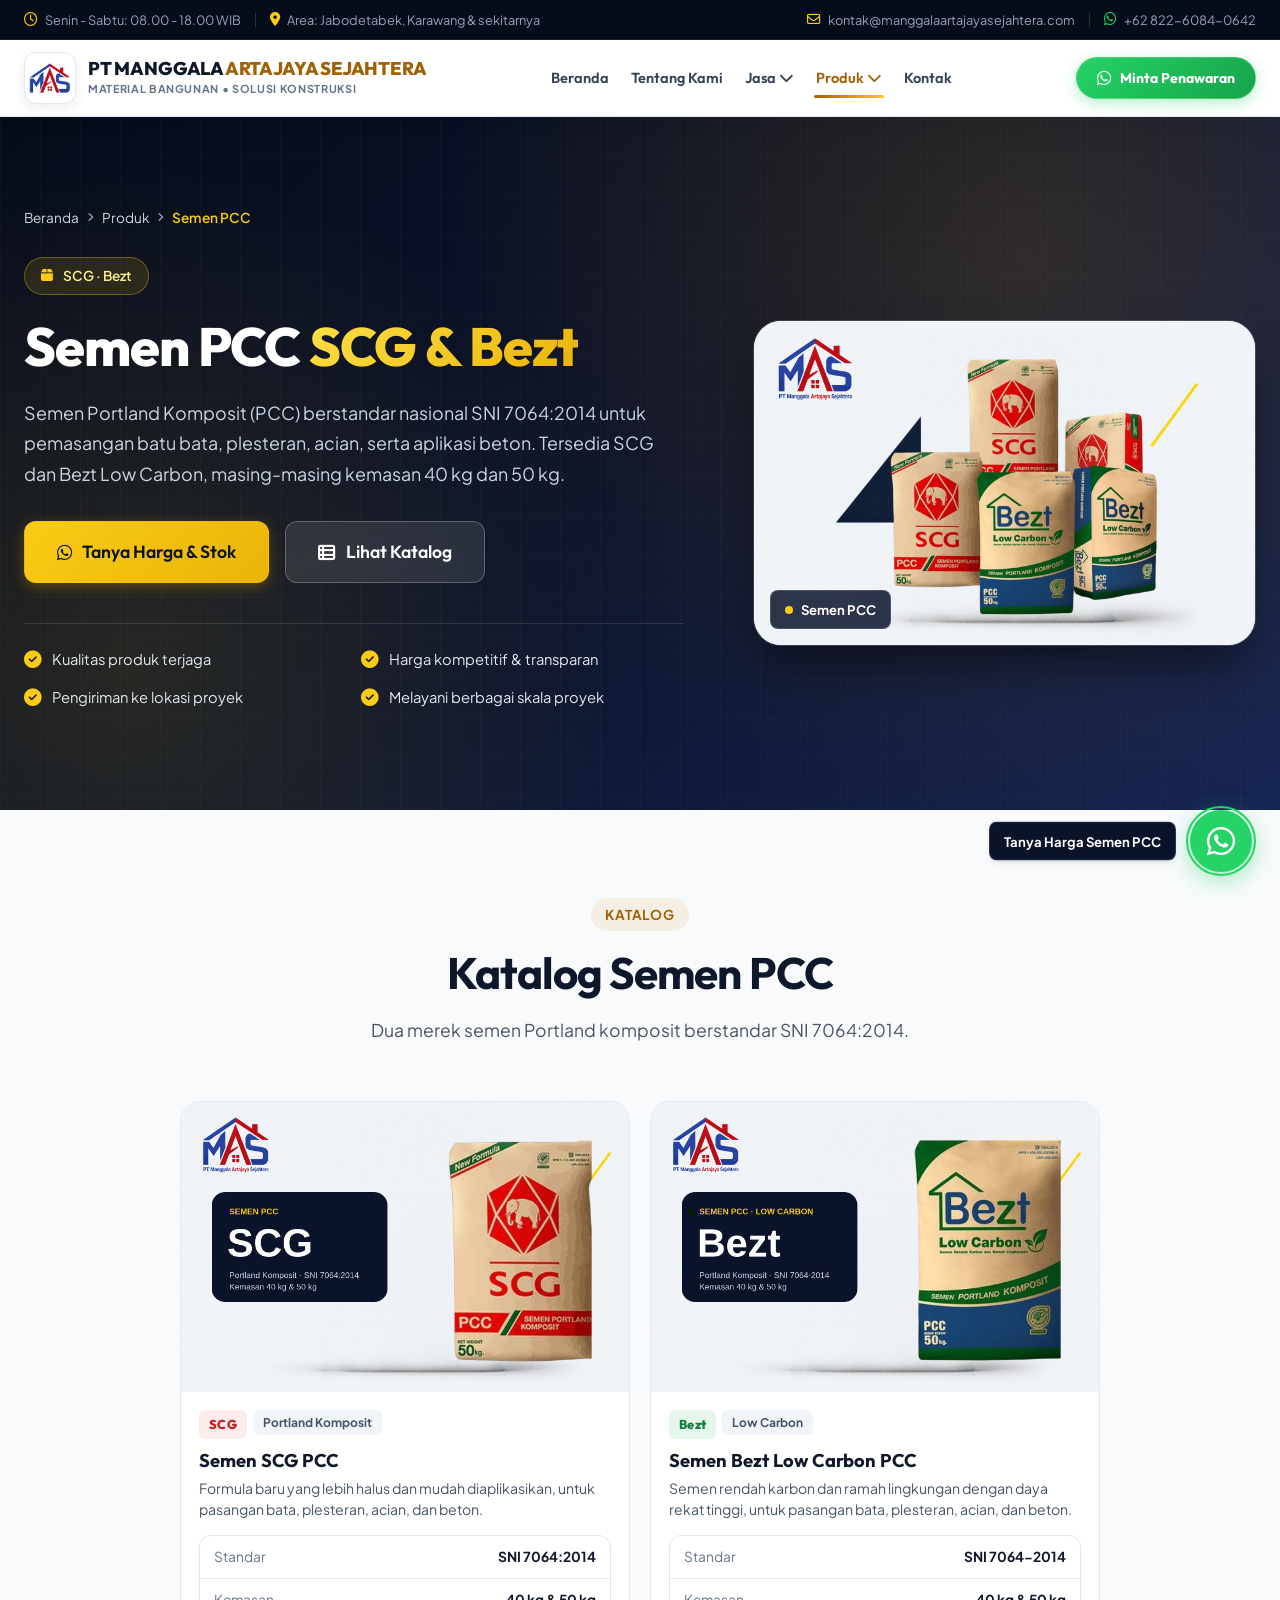
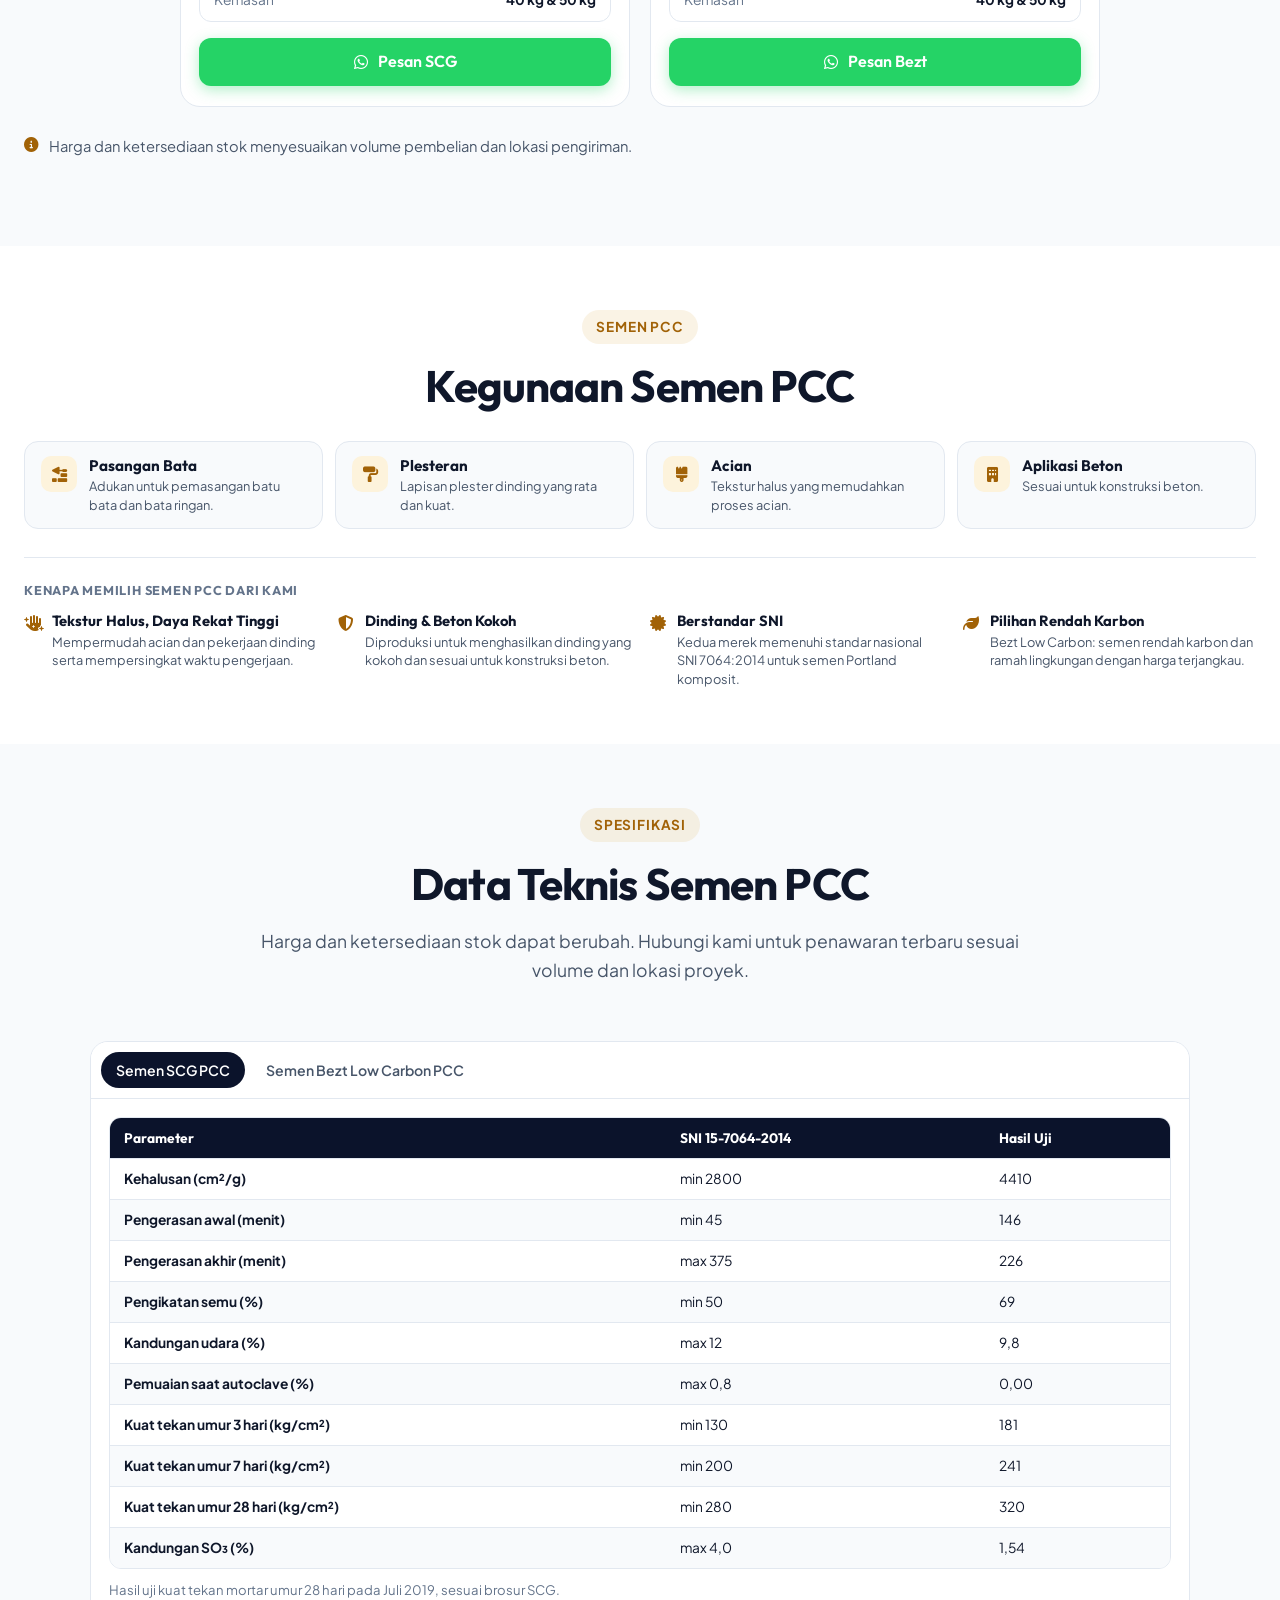
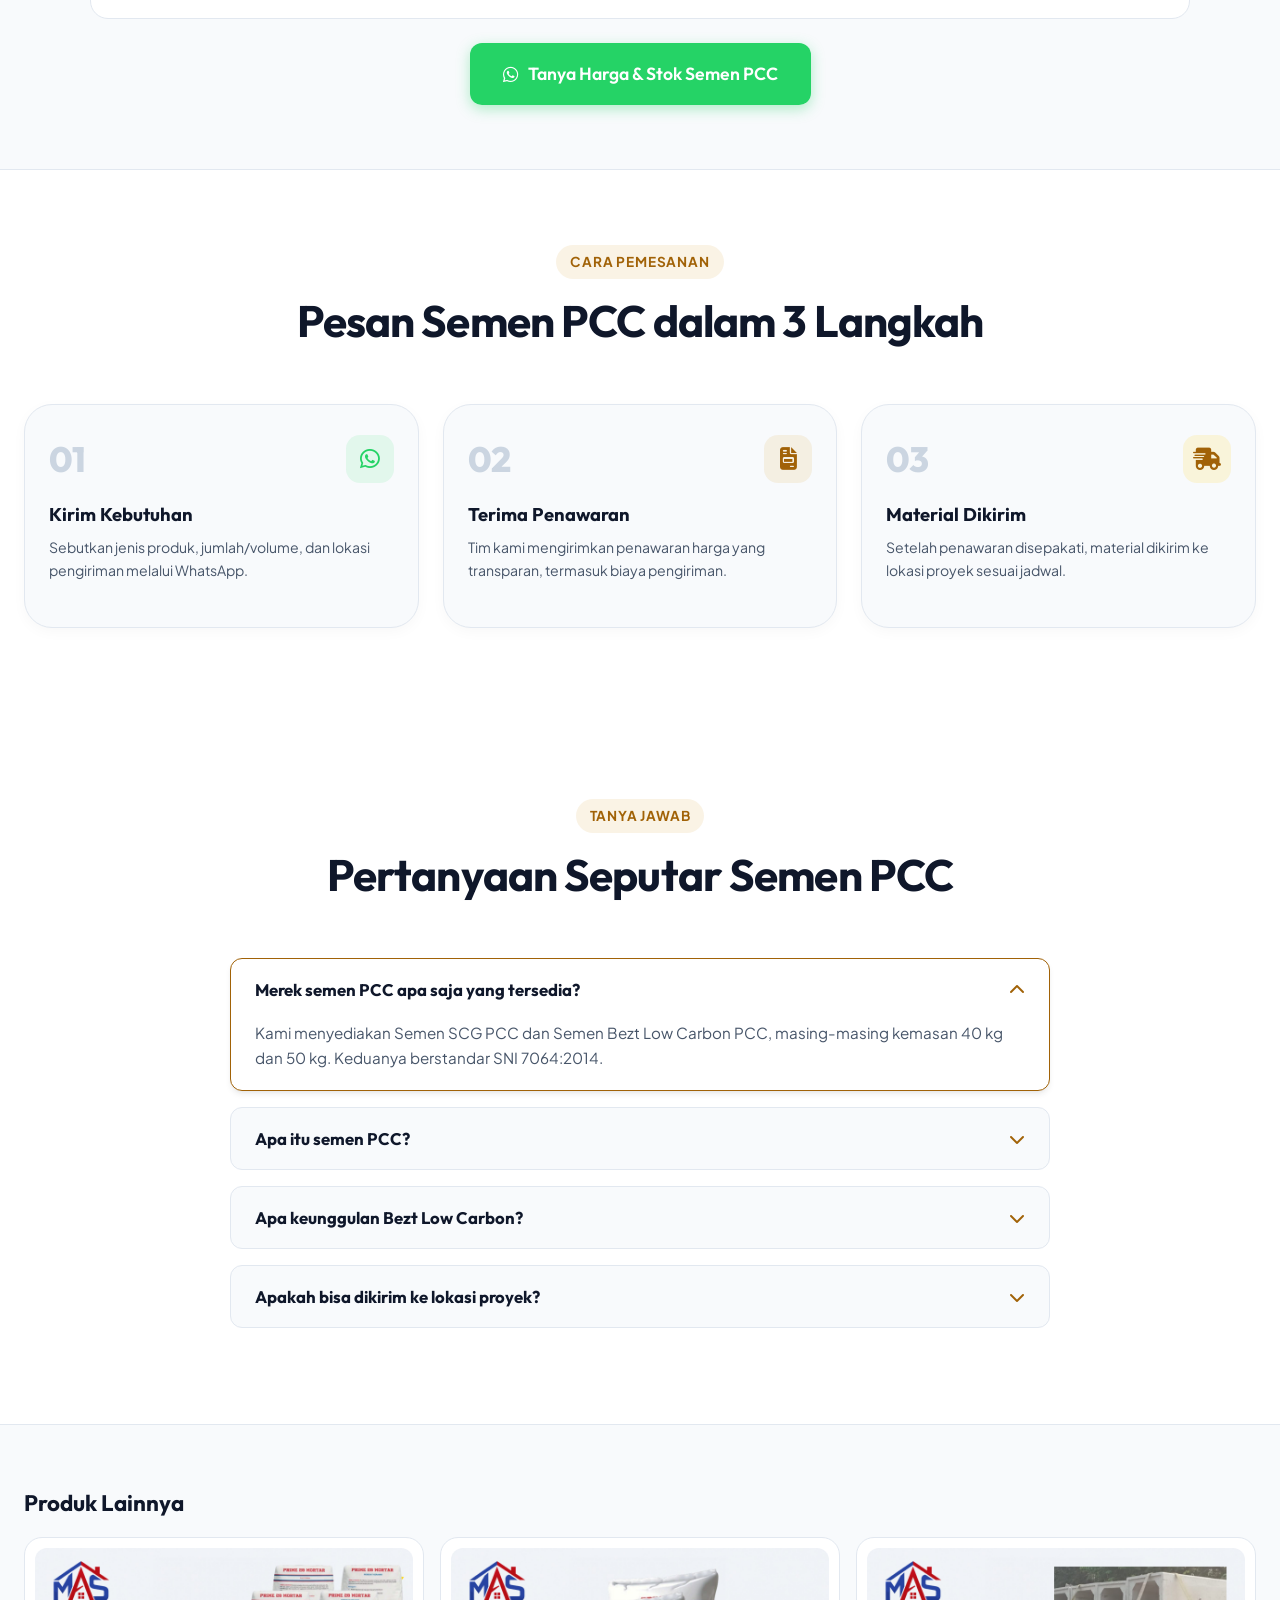
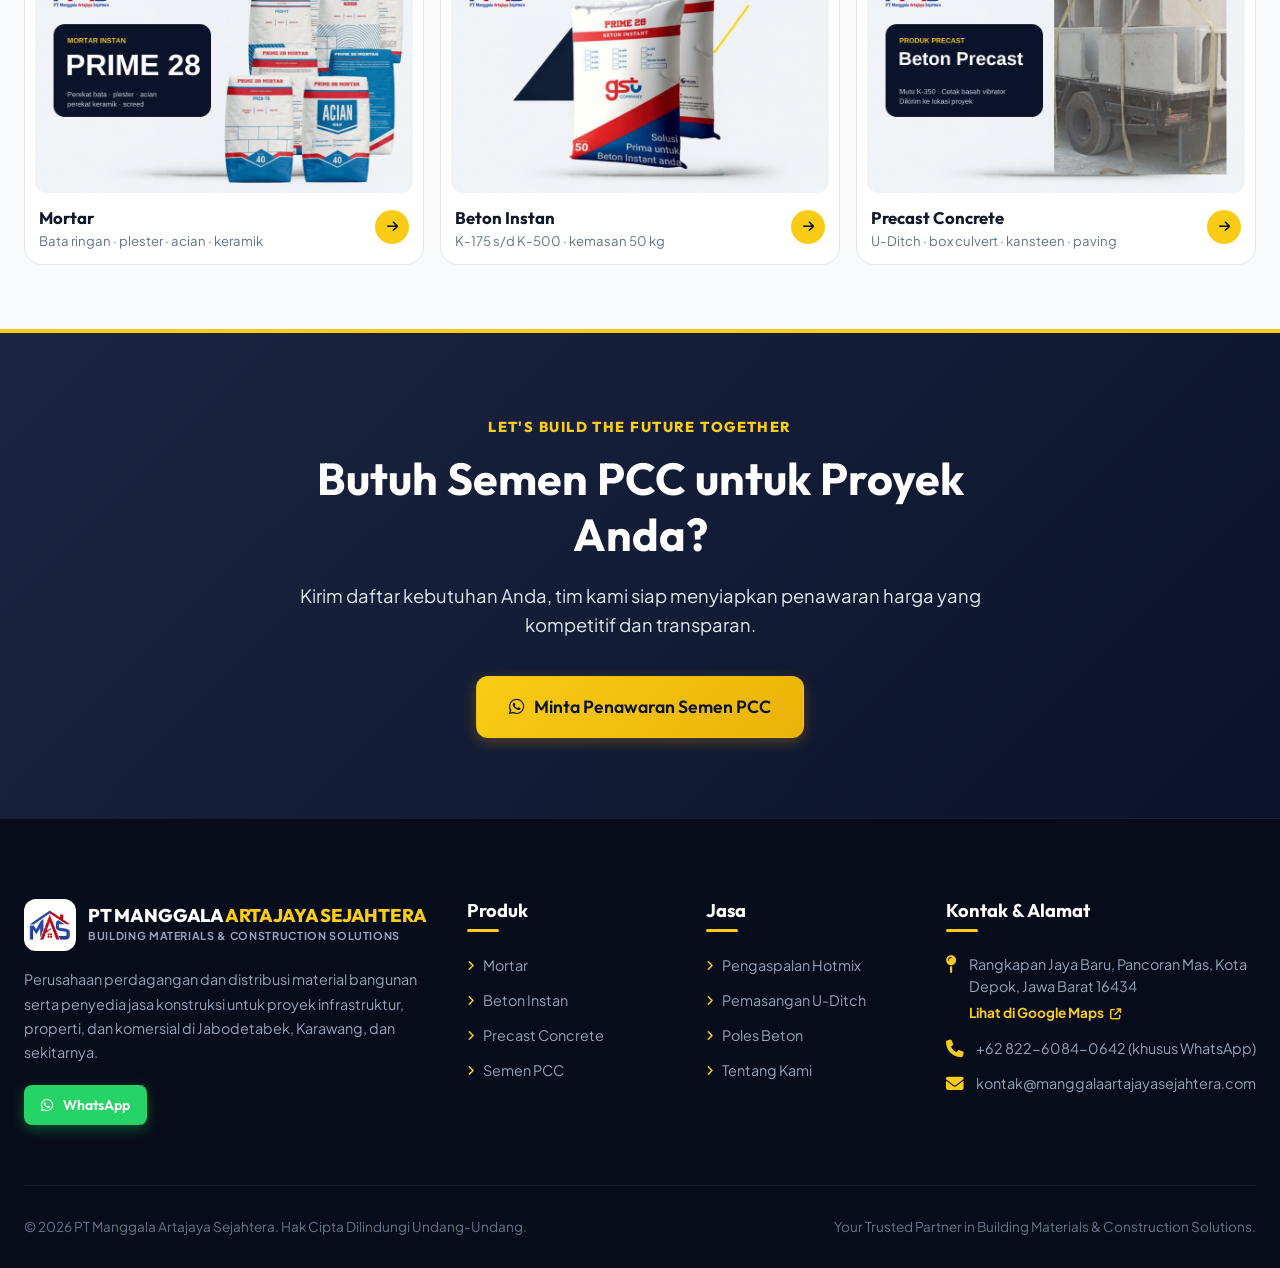
<file: produk/semen-pcc/index.html>
<!DOCTYPE html>
<html lang="id">
<head>
  <meta charset="UTF-8">
  <meta name="viewport" content="width=device-width, initial-scale=1.0">

  <!-- SEO Primary Meta Tags -->
  <title>Jual Semen PCC SCG &amp; Bezt Low Carbon | Manggala Artajaya Sejahtera</title>
  <meta name="description" content="Semen PCC SCG dan Bezt Low Carbon kemasan 40 &amp; 50 kg, standar SNI 7064:2014, untuk pasangan bata, plester, acian, dan beton. Pengiriman ke lokasi proyek.">
  <meta name="robots" content="index, follow, max-image-preview:large">
  <link rel="canonical" href="https://manggalaartajayasejahtera.com/produk/semen-pcc/">

  <!-- Open Graph / Facebook -->
  <meta property="og:type" content="website">
  <meta property="og:locale" content="id_ID">
  <meta property="og:site_name" content="PT Manggala Artajaya Sejahtera">
  <meta property="og:url" content="https://manggalaartajayasejahtera.com/produk/semen-pcc/">
  <meta property="og:title" content="Jual Semen PCC SCG &amp; Bezt Low Carbon">
  <meta property="og:description" content="Semen PCC SCG dan Bezt Low Carbon kemasan 40 &amp; 50 kg, standar SNI 7064:2014, untuk pasangan bata, plester, acian, dan beton. Pengiriman ke lokasi proyek.">
  <meta property="og:image" content="https://manggalaartajayasejahtera.com/assets/images/foto-produk-semen-pcc.jpg">
  <meta property="og:image:width" content="1632">
  <meta property="og:image:height" content="1056">
  <meta property="og:image:alt" content="Semen PCC - PT Manggala Artajaya Sejahtera">

  <!-- Twitter -->
  <meta name="twitter:card" content="summary_large_image">
  <meta name="twitter:title" content="Jual Semen PCC SCG &amp; Bezt Low Carbon">
  <meta name="twitter:description" content="Semen PCC SCG dan Bezt Low Carbon kemasan 40 &amp; 50 kg, standar SNI 7064:2014, untuk pasangan bata, plester, acian, dan beton. Pengiriman ke lokasi proyek.">
  <meta name="twitter:image" content="https://manggalaartajayasejahtera.com/assets/images/foto-produk-semen-pcc.jpg">

  <!-- Favicon & App Icons: logo PT Manggala Artajaya Sejahtera -->
  <link rel="icon" href="../../assets/brand/favicon.ico" sizes="any">
  <link rel="icon" type="image/png" sizes="32x32" href="../../assets/brand/favicon-32x32.png">
  <link rel="icon" type="image/png" sizes="16x16" href="../../assets/brand/favicon-16x16.png">
  <link rel="apple-touch-icon" sizes="180x180" href="../../assets/brand/apple-touch-icon.png">
  <link rel="manifest" href="../../site.webmanifest">
  <meta name="theme-color" content="#ffffff">

  <!-- Google Fonts: Outfit & Plus Jakarta Sans -->
  <link rel="preconnect" href="https://fonts.googleapis.com">
  <link rel="preconnect" href="https://fonts.gstatic.com" crossorigin>
  <link href="https://fonts.googleapis.com/css2?family=Outfit:wght@400;500;600;700;800;900&family=Plus+Jakarta+Sans:wght@400;500;600;700&display=swap" rel="stylesheet">

  <!-- Font Awesome 6 -->
  <link rel="stylesheet" href="https://cdnjs.cloudflare.com/ajax/libs/font-awesome/6.4.0/css/all.min.css">

  <!-- Custom CSS -->
  <link rel="stylesheet" href="../../css/style.css?v=20261124">

  <!-- Schema.org: CollectionPage + Breadcrumb + ItemList + FAQPage -->
  <script type="application/ld+json">
{
  "@context": "https://schema.org",
  "@graph": [
    {
      "@type": "CollectionPage",
      "name": "Jual Semen PCC SCG & Bezt Low Carbon",
      "description": "Semen PCC SCG dan Bezt Low Carbon kemasan 40 & 50 kg, standar SNI 7064:2014, untuk pasangan bata, plester, acian, dan beton. Pengiriman ke lokasi proyek.",
      "url": "https://manggalaartajayasejahtera.com/produk/semen-pcc/",
      "inLanguage": "id-ID",
      "isPartOf": {
        "@type": "WebSite",
        "name": "PT Manggala Artajaya Sejahtera",
        "url": "https://manggalaartajayasejahtera.com/"
      },
      "primaryImageOfPage": "https://manggalaartajayasejahtera.com/assets/images/foto-produk-semen-pcc.jpg"
    },
    {
      "@type": "BreadcrumbList",
      "itemListElement": [
        {
          "@type": "ListItem",
          "position": 1,
          "name": "Beranda",
          "item": "https://manggalaartajayasejahtera.com/"
        },
        {
          "@type": "ListItem",
          "position": 2,
          "name": "Produk",
          "item": "https://manggalaartajayasejahtera.com/#produk"
        },
        {
          "@type": "ListItem",
          "position": 3,
          "name": "Semen PCC",
          "item": "https://manggalaartajayasejahtera.com/produk/semen-pcc/"
        }
      ]
    },
    {
      "@type": "ItemList",
      "name": "Katalog Semen PCC",
      "itemListElement": [
        {
          "@type": "ListItem",
          "position": 1,
          "name": "Semen SCG PCC",
          "url": "https://manggalaartajayasejahtera.com/produk/semen-pcc/#scg-scg"
        },
        {
          "@type": "ListItem",
          "position": 2,
          "name": "Semen Bezt Low Carbon PCC",
          "url": "https://manggalaartajayasejahtera.com/produk/semen-pcc/#bezt-bezt"
        }
      ]
    },
    {
      "@type": "FAQPage",
      "mainEntity": [
        {
          "@type": "Question",
          "name": "Merek semen PCC apa saja yang tersedia?",
          "acceptedAnswer": {
            "@type": "Answer",
            "text": "Kami menyediakan Semen SCG PCC dan Semen Bezt Low Carbon PCC, masing-masing kemasan 40 kg dan 50 kg. Keduanya berstandar SNI 7064:2014."
          }
        },
        {
          "@type": "Question",
          "name": "Apa itu semen PCC?",
          "acceptedAnswer": {
            "@type": "Answer",
            "text": "PCC (Portland Composite Cement) adalah semen Portland komposit serbaguna untuk pemasangan batu bata, plesteran, acian, dan aplikasi beton."
          }
        },
        {
          "@type": "Question",
          "name": "Apa keunggulan Bezt Low Carbon?",
          "acceptedAnswer": {
            "@type": "Answer",
            "text": "Bezt Low Carbon adalah semen rendah karbon dan ramah lingkungan dengan daya rekat tinggi dan tekstur halus, dengan harga yang terjangkau."
          }
        },
        {
          "@type": "Question",
          "name": "Apakah bisa dikirim ke lokasi proyek?",
          "acceptedAnswer": {
            "@type": "Answer",
            "text": "Bisa. Biaya dan jadwal pengiriman menyesuaikan volume pembelian dan lokasi proyek, dan akan kami informasikan dalam penawaran."
          }
        }
      ]
    }
  ]
}
  </script>
</head>
<body>

  <!-- ==========================================================================
       TOP INFO BAR - ULTRA CLEAN & SLEEK
       ========================================================================== -->
  <aside class="top-bar">
    <div class="container">
      <div class="top-bar-inner">
        <div class="top-bar-left">
          <span class="top-bar-item">
            <i class="fa-regular fa-clock"></i>
            <span>Senin - Sabtu: 08.00 - 18.00 WIB</span>
          </span>
          <span class="top-bar-divider hide-md"></span>
          <span class="top-bar-item hide-md">
            <i class="fa-solid fa-location-dot"></i>
            <span>Area: Jabodetabek, Karawang & sekitarnya</span>
          </span>
        </div>
        <div class="top-bar-right">
          <a href="mailto:kontak@manggalaartajayasejahtera.com" class="top-bar-item hide-sm">
            <i class="fa-regular fa-envelope"></i>
            <span>kontak@manggalaartajayasejahtera.com</span>
          </a>
          <span class="top-bar-divider hide-sm"></span>
          <a href="https://wa.me/6282260840642" target="_blank" rel="noopener" class="top-bar-item">
            <i class="fa-brands fa-whatsapp text-whatsapp"></i>
            <span>+62 822-6084-0642</span>
          </a>
        </div>
      </div>
    </div>
  </aside>

  <!-- ==========================================================================
       STICKY NAVBAR - CLEAN CORPORATE AESTHETIC
       ========================================================================== -->
  <header class="site-header" id="siteHeader">
    <div class="container">
      <nav class="navbar-inner">
        <!-- Brand Logo -->
        <a href="../../index.html" class="brand-logo" aria-label="PT Manggala Artajaya Sejahtera">
          <div class="brand-icon">
            <img src="../../assets/brand/logo-mas-mark.png" alt="Logo MAS" width="44" height="44">
          </div>
          <div class="brand-text">
            <span class="brand-title">PT MANGGALA <span>ARTAJAYA SEJAHTERA</span></span>
            <span class="brand-subtitle">MATERIAL BANGUNAN • SOLUSI KONSTRUKSI</span>
          </div>
        </a>

        <!-- Desktop & Mobile Navigation Menu -->
        <ul class="nav-menu" id="navMenu">
          <li class="mobile-drawer-header">
            <span class="mobile-menu-title">Menu Navigasi</span>
            <button class="mobile-close-btn" id="mobileCloseBtn" aria-label="Tutup Menu">&times;</button>
          </li>
          <li><a href="../../index.html" class="nav-link">Beranda</a></li>
          <li><a href="../../index.html#tentang" class="nav-link">Tentang Kami</a></li>
          <li class="dropdown">
            <a href="#" class="nav-link dropdown-toggle">Jasa <i class="fa-solid fa-chevron-down"></i></a>
            <ul class="dropdown-menu">
              <li><a href="../../pengaspalan/index.html" class="">Pengaspalan Hotmix</a></li>
              <li><a href="../../uditch/index.html" class="">Pemasangan U-Ditch</a></li>
              <li><a href="../../poles-beton/index.html" class="">Poles Beton</a></li>
            </ul>
          </li>
          <li class="dropdown">
            <a href="#" class="nav-link dropdown-toggle active">Produk <i class="fa-solid fa-chevron-down"></i></a>
            <ul class="dropdown-menu">
              <li><a href="../../produk/mortar/index.html" class="">Mortar</a></li>
              <li><a href="../../produk/beton-instan/index.html" class="">Beton Instan</a></li>
              <li><a href="../../produk/precast/index.html" class="">Precast Concrete</a></li>
              <li><a href="../../produk/semen-pcc/index.html" class="active">Semen PCC</a></li>
            </ul>
          </li>
          <li><a href="#kontak" class="nav-link">Kontak</a></li>
          <li class="mobile-drawer-footer">
            <a href="https://wa.me/6282260840642?text=Halo%20PT%20Manggala%20Artajaya%20Sejahtera%2C%20saya%20ingin%20meminta%20penawaran%20harga%20Semen%20PCC." target="_blank" rel="noopener" class="btn btn-whatsapp w-full">
              <i class="fa-brands fa-whatsapp"></i> Minta Penawaran
            </a>
            <div class="mobile-contact-info">
              <p><i class="fa-solid fa-phone"></i> +62 822-6084-0642</p>
              <p><i class="fa-regular fa-envelope"></i> kontak@manggalaartajayasejahtera.com</p>
            </div>
          </li>
        </ul>

        <!-- Right Action Button -->
        <div class="nav-actions">
          <a href="https://wa.me/6282260840642?text=Halo%20PT%20Manggala%20Artajaya%20Sejahtera%2C%20saya%20ingin%20menanyakan%20harga%20dan%20stok%20Semen%20PCC." target="_blank" rel="noopener" class="btn btn-whatsapp btn-nav-cta">
            <i class="fa-brands fa-whatsapp"></i>
            <span>Minta Penawaran</span>
          </a>
          <!-- Mobile Hamburger Toggle -->
          <button class="hamburger-btn" id="hamburgerBtn" aria-label="Toggle menu navigasi">
            <i class="fa-solid fa-bars"></i>
          </button>
        </div>
      </nav>
    </div>
  </header>
  <!-- Mobile Drawer Overlay -->
  <div class="mobile-overlay" id="mobileOverlay"></div>

  <!-- ==========================================================================
       HERO PRODUK
       ========================================================================== -->
  <section class="hero-section" id="home">
    <div class="hero-bg-overlay"></div>
    <div class="container">
      <nav class="breadcrumb" aria-label="Breadcrumb">
        <a href="../../index.html">Beranda</a><i class="fa-solid fa-angle-right"></i><a href="../../index.html#produk">Produk</a><i class="fa-solid fa-angle-right"></i><span>Semen PCC</span>
      </nav>
      <div class="hero-grid">
        <div class="hero-content">
          <div class="hero-badge">
            <i class="fa-solid fa-box"></i><span>SCG · Bezt</span>
          </div>

          <h1 class="hero-title">
            Semen PCC <span class="highlight-text">SCG & Bezt</span>
          </h1>

          <p class="hero-desc">
            Semen Portland Komposit (PCC) berstandar nasional SNI 7064:2014 untuk pemasangan batu bata, plesteran, acian, serta aplikasi beton. Tersedia SCG dan Bezt Low Carbon, masing-masing kemasan 40 kg dan 50 kg.
          </p>

          <div class="hero-cta-group">
            <a href="https://wa.me/6282260840642?text=Halo%20PT%20Manggala%20Artajaya%20Sejahtera%2C%20saya%20ingin%20menanyakan%20harga%20dan%20stok%20Semen%20PCC." target="_blank" rel="noopener" class="btn btn-primary btn-lg">
              <i class="fa-brands fa-whatsapp"></i>
              <span>Tanya Harga & Stok</span>
            </a>
            <a href="#katalog" class="btn btn-outline-white btn-lg">
              <i class="fa-solid fa-table-list"></i>
              <span>Lihat Katalog</span>
            </a>
          </div>

          <div class="hero-trust-points">
            <div class="trust-item">
              <i class="fa-solid fa-circle-check"></i>
              <span>Kualitas produk terjaga</span>
            </div>
            <div class="trust-item">
              <i class="fa-solid fa-circle-check"></i>
              <span>Harga kompetitif & transparan</span>
            </div>
            <div class="trust-item">
              <i class="fa-solid fa-circle-check"></i>
              <span>Pengiriman ke lokasi proyek</span>
            </div>
            <div class="trust-item">
              <i class="fa-solid fa-circle-check"></i>
              <span>Melayani berbagai skala proyek</span>
            </div>
          </div>
        </div>

        <!-- Hero Media Showcase Card -->
        <div class="hero-media-wrapper">
          <div class="hero-main-card hero-main-card--catalog">
            <div class="photo-slot photo-slot--dark" data-photo-src="../../assets/images/foto-produk-semen-pcc.jpg" data-photo-alt="Semen PCC - PT Manggala Artajaya Sejahtera" data-photo-eager="1">
              <i class="fa-solid fa-camera"></i>
              <strong>Foto produk Semen PCC</strong>
              <span>Foto asli produk / stok di gudang, posisi horizontal, terang (min. 1600 px)</span>
              <code>assets/images/foto-produk-semen-pcc.jpg</code>
            </div>
            <div class="hero-card-badge">
              <span class="pulse-dot"></span>
              <span>Semen PCC</span>
            </div>
          </div>
        </div>
      </div>
    </div>
  </section>

  <!-- ==========================================================================
       KATALOG
       Gambar: assets/images/beton-instan-<merek>-<mutu>.jpg
       ========================================================================== -->
  <section class="grade-section" id="katalog">
    <div class="container">
      <div class="section-header">
        <span class="section-tag">Katalog</span>
        <h2 class="section-title">Katalog Semen PCC</h2>
        <p class="section-subtitle">Dua merek semen Portland komposit berstandar SNI 7064:2014.</p>
      </div>
      <div class="grade-grid grade-grid--wide" data-catalog-grid>
        <article class="grade-card" id="scg-scg" data-brand="scg" data-grade="scg">
          <div class="photo-slot grade-media" data-photo-src="../../assets/images/semen-pcc-scg.jpg" data-photo-alt="Semen SCG PCC"><span class="grade-fallback">Semen SCG PCC</span></div>
          <div class="grade-body">
            <div class="grade-tags"><span class="brand-tag brand-tag--scg">SCG</span><span class="gx-tag">Portland Komposit</span></div>
            <h3>Semen SCG PCC</h3>
            <p>Formula baru yang lebih halus dan mudah diaplikasikan, untuk pasangan bata, plesteran, acian, dan beton.</p>
            <dl class="gx-spec">
              <div><dt>Standar</dt><dd>SNI 7064:2014</dd></div>
              <div><dt>Kemasan</dt><dd>40 kg & 50 kg</dd></div>
            </dl>
            <a href="https://wa.me/6282260840642?text=Halo%20PT%20Manggala%20Artajaya%20Sejahtera%2C%20saya%20ingin%20memesan%20Semen%20SCG%20PCC.%20Mohon%20info%20harga%20dan%20stok." target="_blank" rel="noopener" class="btn btn-whatsapp grade-cta"><i class="fa-brands fa-whatsapp"></i> Pesan SCG</a>
          </div>
        </article>
        <article class="grade-card" id="bezt-bezt" data-brand="bezt" data-grade="bezt">
          <div class="photo-slot grade-media" data-photo-src="../../assets/images/semen-pcc-bezt.jpg" data-photo-alt="Semen Bezt Low Carbon PCC"><span class="grade-fallback">Semen Bezt Low Carbon PCC</span></div>
          <div class="grade-body">
            <div class="grade-tags"><span class="brand-tag brand-tag--bezt">Bezt</span><span class="gx-tag">Low Carbon</span></div>
            <h3>Semen Bezt Low Carbon PCC</h3>
            <p>Semen rendah karbon dan ramah lingkungan dengan daya rekat tinggi, untuk pasangan bata, plesteran, acian, dan beton.</p>
            <dl class="gx-spec">
              <div><dt>Standar</dt><dd>SNI 7064-2014</dd></div>
              <div><dt>Kemasan</dt><dd>40 kg & 50 kg</dd></div>
            </dl>
            <a href="https://wa.me/6282260840642?text=Halo%20PT%20Manggala%20Artajaya%20Sejahtera%2C%20saya%20ingin%20memesan%20Semen%20Bezt%20Low%20Carbon%20PCC.%20Mohon%20info%20harga%20dan%20stok." target="_blank" rel="noopener" class="btn btn-whatsapp grade-cta"><i class="fa-brands fa-whatsapp"></i> Pesan Bezt</a>
          </div>
        </article>
      </div>
      <p class="grade-empty" data-catalog-empty hidden>Kombinasi merek dan mutu ini belum tersedia. <a href="https://wa.me/6282260840642?text=Halo%20PT%20Manggala%20Artajaya%20Sejahtera%2C%20saya%20ingin%20menanyakan%20harga%20dan%20stok%20Semen%20PCC." target="_blank" rel="noopener">Tanyakan via WhatsApp</a>.</p>
      <p class="grade-note"><i class="fa-solid fa-circle-info"></i> Harga dan ketersediaan stok menyesuaikan volume pembelian dan lokasi pengiriman.</p>
    </div>
  </section>

  <!-- ==========================================================================
       KEGUNAAN & KEUNGGULAN (ringkas)
       ========================================================================== -->
  <section class="product-overview-section" id="kegunaan">
    <div class="container">
      <div class="section-header section-header--compact">
        <span class="section-tag">Semen PCC</span>
        <h2 class="section-title">Kegunaan Semen PCC</h2>
      </div>
      <div class="use-strip">
        <div class="use-chip">
          <span class="use-chip-icon"><i class="fa-solid fa-trowel-bricks"></i></span>
          <div><h3>Pasangan Bata</h3><p>Adukan untuk pemasangan batu bata dan bata ringan.</p></div>
        </div>
        <div class="use-chip">
          <span class="use-chip-icon"><i class="fa-solid fa-paint-roller"></i></span>
          <div><h3>Plesteran</h3><p>Lapisan plester dinding yang rata dan kuat.</p></div>
        </div>
        <div class="use-chip">
          <span class="use-chip-icon"><i class="fa-solid fa-brush"></i></span>
          <div><h3>Acian</h3><p>Tekstur halus yang memudahkan proses acian.</p></div>
        </div>
        <div class="use-chip">
          <span class="use-chip-icon"><i class="fa-solid fa-building"></i></span>
          <div><h3>Aplikasi Beton</h3><p>Sesuai untuk konstruksi beton.</p></div>
        </div>
      </div>
      <div class="benefit-strip" id="keunggulan">
        <h3 class="benefit-strip-title">Kenapa memilih Semen PCC dari kami</h3>
        <div class="benefit-strip-grid">
          <div class="benefit-mini">
            <i class="fa-solid fa-hand-sparkles"></i>
            <div><h4>Tekstur Halus, Daya Rekat Tinggi</h4><p>Mempermudah acian dan pekerjaan dinding serta mempersingkat waktu pengerjaan.</p></div>
          </div>
          <div class="benefit-mini">
            <i class="fa-solid fa-shield-halved"></i>
            <div><h4>Dinding & Beton Kokoh</h4><p>Diproduksi untuk menghasilkan dinding yang kokoh dan sesuai untuk konstruksi beton.</p></div>
          </div>
          <div class="benefit-mini">
            <i class="fa-solid fa-certificate"></i>
            <div><h4>Berstandar SNI</h4><p>Kedua merek memenuhi standar nasional SNI 7064:2014 untuk semen Portland komposit.</p></div>
          </div>
          <div class="benefit-mini">
            <i class="fa-solid fa-leaf"></i>
            <div><h4>Pilihan Rendah Karbon</h4><p>Bezt Low Carbon: semen rendah karbon dan ramah lingkungan dengan harga terjangkau.</p></div>
          </div>
        </div>
      </div>
    </div>
  </section>

  <!-- ==========================================================================
       SPESIFIKASI — PLACEHOLDER
       Sel bergaris oranye (.placeholder-text) = data yang masih harus diisi
       dengan data ASLI dari klien (merek, kemasan, ukuran, mutu).
       ========================================================================== -->
  <section class="product-spec-section" id="spesifikasi">
    <div class="container">
      <div class="section-header">
        <span class="section-tag">Spesifikasi</span>
        <h2 class="section-title">Data Teknis Semen PCC</h2>
        <p class="section-subtitle">Harga dan ketersediaan stok dapat berubah. Hubungi kami untuk penawaran terbaru sesuai volume dan lokasi proyek.</p>
      </div>
    <div class="ptabs" data-ptabs>
      <div class="ptabs-bar" role="tablist" aria-label="Data teknis Semen PCC">
        <button type="button" class="ptab is-active" role="tab" id="pt-semen-pcc-0" aria-controls="pp-semen-pcc-0" aria-selected="true">Semen SCG PCC</button>
        <button type="button" class="ptab" role="tab" id="pt-semen-pcc-1" aria-controls="pp-semen-pcc-1" aria-selected="false" tabindex="-1">Semen Bezt Low Carbon PCC</button>
      </div>
      <div class="ptab-panel" role="tabpanel" id="pp-semen-pcc-0" aria-labelledby="pt-semen-pcc-0">
        <h3 class="sr-only">Semen SCG PCC</h3>
        <div class="ptab-grid">
          <div class="ptab-spec">
        <div class="spec-table-wrap">
        <table class="spec-table">
          <thead>
            <tr><th>Parameter</th><th>SNI 15-7064-2014</th><th>Hasil Uji</th></tr>
          </thead>
          <tbody>
              <tr><td>Kehalusan (cm²/g)</td><td>min 2800</td><td>4410</td></tr>
              <tr><td>Pengerasan awal (menit)</td><td>min 45</td><td>146</td></tr>
              <tr><td>Pengerasan akhir (menit)</td><td>max 375</td><td>226</td></tr>
              <tr><td>Pengikatan semu (%)</td><td>min 50</td><td>69</td></tr>
              <tr><td>Kandungan udara (%)</td><td>max 12</td><td>9,8</td></tr>
              <tr><td>Pemuaian saat autoclave (%)</td><td>max 0,8</td><td>0,00</td></tr>
              <tr><td>Kuat tekan umur 3 hari (kg/cm²)</td><td>min 130</td><td>181</td></tr>
              <tr><td>Kuat tekan umur 7 hari (kg/cm²)</td><td>min 200</td><td>241</td></tr>
              <tr><td>Kuat tekan umur 28 hari (kg/cm²)</td><td>min 280</td><td>320</td></tr>
              <tr><td>Kandungan SO₃ (%)</td><td>max 4,0</td><td>1,54</td></tr>
          </tbody>
        </table>
        </div><p class="tech-note">Hasil uji kuat tekan mortar umur 28 hari pada Juli 2019, sesuai brosur SCG.</p>
          </div>
        </div>
      </div>
      <div class="ptab-panel" role="tabpanel" id="pp-semen-pcc-1" aria-labelledby="pt-semen-pcc-1" hidden>
        <h3 class="sr-only">Semen Bezt Low Carbon PCC</h3>
        <div class="ptab-grid">
          <div class="ptab-spec">
        <div class="spec-table-wrap">
        <table class="spec-table">
          <thead>
            <tr><th>Parameter</th><th>SNI 15-7064-2014</th><th>Kualitas Produk</th></tr>
          </thead>
          <tbody>
              <tr><td>Waktu pengikatan awal (menit)</td><td>min 45</td><td>≥ 60</td></tr>
              <tr><td>Waktu pengikatan akhir (menit)</td><td>max 375</td><td>≤ 300</td></tr>
              <tr><td>Pengikatan semu (%)</td><td>min 50</td><td>≥ 50</td></tr>
              <tr><td>Kandungan udara dalam mortar (%)</td><td>max 12</td><td>≤ 12</td></tr>
              <tr><td>Pemuaian autoclave (%)</td><td>max 0,8</td><td>≤ 0,8</td></tr>
              <tr><td>Kuat tekan umur 3 hari (kg/cm²)</td><td>min 130</td><td>≥ 130</td></tr>
              <tr><td>Kuat tekan umur 7 hari (kg/cm²)</td><td>min 200</td><td>≥ 200</td></tr>
              <tr><td>Kuat tekan umur 28 hari (kg/cm²)</td><td>min 280</td><td>≥ 280</td></tr>
          </tbody>
        </table>
        </div><p class="tech-note">Tingkat kualitas produk sesuai brosur Bezt.</p>
          </div>
        </div>
      </div>
    </div>
      <div class="spec-cta">
        <a href="https://wa.me/6282260840642?text=Halo%20PT%20Manggala%20Artajaya%20Sejahtera%2C%20saya%20ingin%20menanyakan%20harga%20dan%20stok%20Semen%20PCC." target="_blank" rel="noopener" class="btn btn-whatsapp btn-lg">
          <i class="fa-brands fa-whatsapp"></i>
          <span>Tanya Harga & Stok Semen PCC</span>
        </a>
      </div>
    </div>
  </section>

  <!-- ==========================================================================
       CARA PEMESANAN
       ========================================================================== -->
  <section class="process-section" id="alur-kerja" style="padding: 75px 0; background: var(--bg-card);">
    <div class="container">
      <div class="section-header">
        <span class="section-tag">Cara Pemesanan</span>
        <h2 class="section-title">Pesan Semen PCC dalam 3 Langkah</h2>
      </div>

      <div class="simple-steps-grid">
        <div class="simple-step-card">
          <div class="simple-step-header">
            <span class="simple-step-num">01</span>
            <div class="simple-step-icon" style="color: #25d366; background: rgba(37, 211, 102, 0.1);"><i class="fa-brands fa-whatsapp"></i></div>
          </div>
          <h4 class="simple-step-title">Kirim Kebutuhan</h4>
          <p class="simple-step-desc">Sebutkan jenis produk, jumlah/volume, dan lokasi pengiriman melalui WhatsApp.</p>
        </div>

        <div class="simple-step-card">
          <div class="simple-step-header">
            <span class="simple-step-num">02</span>
            <div class="simple-step-icon" style="color: var(--secondary); background: rgba(var(--accent-strong-rgb), 0.1);"><i class="fa-solid fa-file-invoice"></i></div>
          </div>
          <h4 class="simple-step-title">Terima Penawaran</h4>
          <p class="simple-step-desc">Tim kami mengirimkan penawaran harga yang transparan, termasuk biaya pengiriman.</p>
        </div>

        <div class="simple-step-card">
          <div class="simple-step-header">
            <span class="simple-step-num">03</span>
            <div class="simple-step-icon" style="color: var(--accent-ink); background: rgba(var(--accent-rgb), 0.15);"><i class="fa-solid fa-truck-fast"></i></div>
          </div>
          <h4 class="simple-step-title">Material Dikirim</h4>
          <p class="simple-step-desc">Setelah penawaran disepakati, material dikirim ke lokasi proyek sesuai jadwal.</p>
        </div>
      </div>
    </div>
  </section>

  <!-- ==========================================================================
       FAQ PRODUK
       ========================================================================== -->
  <section class="faq-section" id="faq">
    <div class="container">
      <div class="section-header">
        <span class="section-tag">Tanya Jawab</span>
        <h2 class="section-title">Pertanyaan Seputar Semen PCC</h2>
      </div>
      <div class="faq-container">
        <div class="faq-item active">
          <button class="faq-question">
            <span>Merek semen PCC apa saja yang tersedia?</span>
            <i class="fa-solid fa-chevron-down"></i>
          </button>
          <div class="faq-answer">
            <p>Kami menyediakan Semen SCG PCC dan Semen Bezt Low Carbon PCC, masing-masing kemasan 40 kg dan 50 kg. Keduanya berstandar SNI 7064:2014.</p>
          </div>
        </div>
        <div class="faq-item">
          <button class="faq-question">
            <span>Apa itu semen PCC?</span>
            <i class="fa-solid fa-chevron-down"></i>
          </button>
          <div class="faq-answer">
            <p>PCC (Portland Composite Cement) adalah semen Portland komposit serbaguna untuk pemasangan batu bata, plesteran, acian, dan aplikasi beton.</p>
          </div>
        </div>
        <div class="faq-item">
          <button class="faq-question">
            <span>Apa keunggulan Bezt Low Carbon?</span>
            <i class="fa-solid fa-chevron-down"></i>
          </button>
          <div class="faq-answer">
            <p>Bezt Low Carbon adalah semen rendah karbon dan ramah lingkungan dengan daya rekat tinggi dan tekstur halus, dengan harga yang terjangkau.</p>
          </div>
        </div>
        <div class="faq-item">
          <button class="faq-question">
            <span>Apakah bisa dikirim ke lokasi proyek?</span>
            <i class="fa-solid fa-chevron-down"></i>
          </button>
          <div class="faq-answer">
            <p>Bisa. Biaya dan jadwal pengiriman menyesuaikan volume pembelian dan lokasi proyek, dan akan kami informasikan dalam penawaran.</p>
          </div>
        </div>
      </div>
    </div>
  </section>

  <!-- ==========================================================================
       PRODUK LAINNYA
       ========================================================================== -->
  <section class="other-products-section">
    <div class="container">
      <h3 class="other-products-title">Produk Lainnya</h3>
      <div class="other-products-grid">
        <a href="../../produk/mortar/index.html" class="other-card">
          <img class="other-card-media" src="../../assets/images/foto-produk-mortar.jpg" alt="Mortar Instan - PT Manggala Artajaya Sejahtera" width="1632" height="1056" loading="lazy" decoding="async">
          <span class="other-card-body">
            <span class="other-card-text"><strong>Mortar</strong><span>Bata ringan · plester · acian · keramik</span></span>
            <span class="gx-round-arrow"><i class="fa-solid fa-arrow-right"></i></span>
          </span>
        </a>
        <a href="../../produk/beton-instan/index.html" class="other-card">
          <img class="other-card-media" src="../../assets/images/foto-produk-beton-instan.jpg" alt="Beton Instan - PT Manggala Artajaya Sejahtera" width="1632" height="1056" loading="lazy" decoding="async">
          <span class="other-card-body">
            <span class="other-card-text"><strong>Beton Instan</strong><span>K-175 s/d K-500 · kemasan 50 kg</span></span>
            <span class="gx-round-arrow"><i class="fa-solid fa-arrow-right"></i></span>
          </span>
        </a>
        <a href="../../produk/precast/index.html" class="other-card">
          <img class="other-card-media" src="../../assets/images/foto-produk-precast.jpg" alt="Precast Concrete - PT Manggala Artajaya Sejahtera" width="1632" height="1056" loading="lazy" decoding="async">
          <span class="other-card-body">
            <span class="other-card-text"><strong>Precast Concrete</strong><span>U-Ditch · box culvert · kansteen · paving</span></span>
            <span class="gx-round-arrow"><i class="fa-solid fa-arrow-right"></i></span>
          </span>
        </a>
      </div>
    </div>
  </section>

  <!-- ==========================================================================
       BOTTOM CTA BANNER
       ========================================================================== -->
  <section class="cta-banner-section">
    <div class="container">
      <div class="cta-banner-inner">
        <span class="cta-banner-kicker">Let's Build the Future Together</span>
        <h2 class="cta-banner-title">Butuh Semen PCC untuk Proyek Anda?</h2>
        <p class="cta-banner-desc">
          Kirim daftar kebutuhan Anda, tim kami siap menyiapkan penawaran harga yang kompetitif dan transparan.
        </p>
        <div class="cta-banner-buttons">
          <a href="https://wa.me/6282260840642?text=Halo%20PT%20Manggala%20Artajaya%20Sejahtera%2C%20saya%20ingin%20menanyakan%20harga%20dan%20stok%20Semen%20PCC." target="_blank" rel="noopener" class="btn btn-primary btn-lg">
            <i class="fa-brands fa-whatsapp"></i>
            <span>Minta Penawaran Semen PCC</span>
          </a>
        </div>
      </div>
    </div>
  </section>

  <!-- ==========================================================================
       FOOTER
       ========================================================================== -->
  <footer class="site-footer" id="kontak">
    <div class="container">
      <div class="footer-grid">
        <!-- Col 1: Brand Info -->
        <div class="footer-col">
          <a href="../../index.html" class="brand-logo" style="margin-bottom: 12px;">
            <div class="brand-icon">
              <img src="../../assets/brand/logo-mas-mark.png" alt="Logo MAS" width="44" height="44">
            </div>
            <div class="brand-text">
              <span class="brand-title">PT MANGGALA <span>ARTAJAYA SEJAHTERA</span></span>
              <span class="brand-subtitle">Building Materials & Construction Solutions</span>
            </div>
          </a>
          <p class="footer-desc">
            Perusahaan perdagangan dan distribusi material bangunan serta penyedia jasa konstruksi untuk proyek infrastruktur, properti, dan komersial di Jabodetabek, Karawang, dan sekitarnya.
          </p>
          <div style="display: flex; gap: 10px;">
            <a href="https://wa.me/6282260840642" target="_blank" rel="noopener" class="btn btn-sm btn-whatsapp">
              <i class="fa-brands fa-whatsapp"></i> WhatsApp
            </a>
          </div>
        </div>

        <!-- Col 2: Produk -->
        <div class="footer-col">
          <h4>Produk</h4>
          <ul class="footer-links">
            <li><a href="../../produk/mortar/index.html"><i class="fa-solid fa-angle-right"></i> Mortar</a></li>
            <li><a href="../../produk/beton-instan/index.html"><i class="fa-solid fa-angle-right"></i> Beton Instan</a></li>
            <li><a href="../../produk/precast/index.html"><i class="fa-solid fa-angle-right"></i> Precast Concrete</a></li>
            <li><a href="../../produk/semen-pcc/index.html"><i class="fa-solid fa-angle-right"></i> Semen PCC</a></li>
          </ul>
        </div>

        <!-- Col 3: Jasa -->
        <div class="footer-col">
          <h4>Jasa</h4>
          <ul class="footer-links">
            <li><a href="../../pengaspalan/index.html"><i class="fa-solid fa-angle-right"></i> Pengaspalan Hotmix</a></li>
            <li><a href="../../uditch/index.html"><i class="fa-solid fa-angle-right"></i> Pemasangan U-Ditch</a></li>
            <li><a href="../../poles-beton/index.html"><i class="fa-solid fa-angle-right"></i> Poles Beton</a></li>
            <li><a href="../../index.html#tentang"><i class="fa-solid fa-angle-right"></i> Tentang Kami</a></li>
          </ul>
        </div>

        <!-- Col 4: Kontak -->
        <div class="footer-col">
          <h4>Kontak & Alamat</h4>
          <div class="footer-contact-list">
            <div class="footer-contact-item">
              <i class="fa-solid fa-map-pin"></i>
              <span>Rangkapan Jaya Baru, Pancoran Mas, Kota Depok, Jawa Barat 16434<br><a href="https://share.google/iWx0ncyiR9gulRPdI" target="_blank" rel="noopener" class="footer-map-link">Lihat di Google Maps <i class="fa-solid fa-arrow-up-right-from-square"></i></a></span>
            </div>
            <div class="footer-contact-item">
              <i class="fa-solid fa-phone"></i>
              <span>+62 822-6084-0642 (khusus WhatsApp)</span>
            </div>
            <div class="footer-contact-item">
              <i class="fa-solid fa-envelope"></i>
              <span>kontak@manggalaartajayasejahtera.com</span>
            </div>
          </div>
        </div>
      </div>

      <div class="footer-bottom">
        <p>&copy; 2026 PT Manggala Artajaya Sejahtera. Hak Cipta Dilindungi Undang-Undang.</p>
        <p>Your Trusted Partner in Building Materials & Construction Solutions.</p>
      </div>
    </div>
  </footer>

  <!-- ==========================================================================
       FLOATING WHATSAPP BUTTON WITH QUICK TOOLTIP
       ========================================================================== -->
  <aside class="floating-wa-wrapper">
    <a href="https://wa.me/6282260840642?text=Halo%20PT%20Manggala%20Artajaya%20Sejahtera%2C%20saya%20ingin%20menanyakan%20harga%20dan%20stok%20Semen%20PCC." target="_blank" rel="noopener" class="floating-wa-btn" aria-label="Hubungi kami via WhatsApp">
      <span class="wa-pulse"></span>
      <i class="fa-brands fa-whatsapp"></i>
    </a>
    <div class="wa-tooltip">
      Tanya Harga Semen PCC
    </div>
  </aside>

  <!-- JavaScript -->
  <script src="../../js/main.js?v=20261124"></script>
</body>
</html>
</file>
<file: css/style.css>
/* ==========================================================================
   PT MANGGALA ARTAJAYA SEJAHTERA - MODERN LANDING PAGE STYLESHEET
   Aesthetic: Civil Engineering, Heavy Duty, Modern High-Tech Trust
   ========================================================================== */

:root {
  /* Brand Color Palette: navy + kuning konstruksi.
     Ganti palet cukup di blok ini (--accent* , --secondary*, --on-accent). */
  --primary: #0b132b;
  --primary-light: #1c2541;
  --primary-hover: #151e33;
  --secondary: #a16207;
  --secondary-dark: #854d0e;
  --accent: #facc15;
  --accent-hover: #eab308;
  --accent-glow: rgba(var(--accent-rgb), 0.25);
  --accent-rgb: 250, 204, 21;
  --accent-strong: #eab308;
  --accent-strong-rgb: 202, 138, 4;
  --accent-light: #fde047;
  --accent-pale: #fef08a;
  --on-accent: #0b132b;
  --accent-ink: #a16207;

  /* Status & Functional */
  --success: #10b981;
  --success-dark: #059669;
  --whatsapp: #25d366;
  --whatsapp-hover: #20ba59;
  --danger: #ef4444;

  /* Neutral Shades */
  --bg-page: #f8fafc;
  --bg-card: #ffffff;
  --bg-subtle: #f1f5f9;
  --border-color: #e2e8f0;
  --border-subtle: #cbd5e1;
  --text-main: #0f172a;
  --text-secondary: #475569;
  --text-muted: #64748b;
  --text-inverse: #ffffff;

  /* Typography */
  --font-heading: 'Outfit', -apple-system, BlinkMacSystemFont, 'Segoe UI', Roboto, sans-serif;
  --font-body: 'Plus Jakarta Sans', -apple-system, BlinkMacSystemFont, 'Segoe UI', Roboto, sans-serif;

  /* Layout & Elevations */
  --container-max: 1320px;
  --radius-sm: 8px;
  --radius-md: 12px;
  --radius-lg: 20px;
  --radius-xl: 28px;
  --shadow-sm: 0 1px 2px 0 rgba(0, 0, 0, 0.05);
  --shadow-md: 0 4px 6px -1px rgba(0, 0, 0, 0.08), 0 2px 4px -2px rgba(0, 0, 0, 0.05);
  --shadow-lg: 0 10px 25px -3px rgba(15, 23, 42, 0.1), 0 4px 6px -4px rgba(15, 23, 42, 0.05);
  --shadow-xl: 0 20px 35px -5px rgba(15, 23, 42, 0.15), 0 8px 10px -6px rgba(15, 23, 42, 0.05);
  --shadow-accent: 0 10px 25px -3px rgba(var(--accent-rgb), 0.35);

  /* Transitions */
  --transition-fast: 0.2s ease;
  --transition-normal: 0.3s cubic-bezier(0.4, 0, 0.2, 1);
  --transition-bounce: 0.4s cubic-bezier(0.34, 1.56, 0.64, 1);
}

/* Base & Reset */
*,
*::before,
*::after {
  box-sizing: border-box;
  margin: 0;
  padding: 0;
}

html {
  scroll-behavior: smooth;
  scroll-padding-top: 80px;
  -webkit-font-smoothing: antialiased;
  overflow-x: clip;
}

body {
  font-family: var(--font-body);
  color: var(--text-main);
  background-color: var(--bg-page);
  line-height: 1.6;
  overflow-x: clip;
  position: relative;
  min-height: 100%;
}

img {
  max-width: 100%;
  height: auto;
  display: block;
}

a {
  color: inherit;
  text-decoration: none;
  transition: var(--transition-fast);
}

ul {
  list-style: none;
}

button,
input,
select,
textarea {
  font-family: inherit;
}

.container {
  width: 100%;
  max-width: var(--container-max);
  margin-left: auto;
  margin-right: auto;
  padding-left: 24px;
  padding-right: 24px;
}

/* Typography Helpers */
h1,
h2,
h3,
h4,
h5,
h6 {
  font-family: var(--font-heading);
  color: var(--text-main);
  line-height: 1.25;
  font-weight: 700;
}

.section-header {
  text-align: center;
  max-width: 760px;
  margin: 0 auto 56px;
}

.section-tag {
  display: inline-flex;
  align-items: center;
  gap: 8px;
  padding: 6px 14px;
  background: rgba(var(--accent-strong-rgb), 0.1);
  color: var(--secondary);
  border-radius: 999px;
  font-size: 0.85rem;
  font-weight: 700;
  text-transform: uppercase;
  letter-spacing: 0.06em;
  margin-bottom: 14px;
}

.section-tag.accent-tag {
  background: rgba(var(--accent-rgb), 0.15);
  color: var(--secondary);
}

.section-title {
  font-size: clamp(2rem, 3.5vw, 2.75rem);
  letter-spacing: -0.02em;
  margin-bottom: 16px;
}

.section-subtitle {
  font-size: 1.1rem;
  color: var(--text-secondary);
  line-height: 1.65;
}

/* ==========================================================================
   BUTTONS & BADGES
   ========================================================================== */
.btn {
  display: inline-flex;
  align-items: center;
  justify-content: center;
  gap: 10px;
  padding: 13px 26px;
  border-radius: var(--radius-md);
  font-family: var(--font-heading);
  font-size: 1rem;
  font-weight: 600;
  border: 1px solid transparent;
  cursor: pointer;
  transition: var(--transition-normal);
  text-decoration: none;
  white-space: nowrap;
}

.btn-primary {
  background: linear-gradient(135deg, var(--accent) 0%, var(--accent-strong) 100%);
  color: var(--on-accent);
  box-shadow: 0 4px 14px rgba(var(--accent-strong-rgb), 0.35);
}

.btn-primary:hover {
  transform: translateY(-2px);
  box-shadow: 0 6px 20px rgba(var(--accent-strong-rgb), 0.45);
  background: linear-gradient(135deg, var(--accent-hover) 0%, var(--accent-strong) 100%);
}

.btn-secondary {
  background: var(--secondary);
  color: #ffffff;
  box-shadow: 0 4px 14px rgba(var(--accent-strong-rgb), 0.3);
}

.btn-secondary:hover {
  background: var(--secondary-dark);
  transform: translateY(-2px);
  box-shadow: 0 6px 20px rgba(var(--accent-strong-rgb), 0.4);
}

.btn-outline-white {
  background: rgba(255, 255, 255, 0.1);
  color: #ffffff;
  border: 1px solid rgba(255, 255, 255, 0.25);
  backdrop-filter: blur(8px);
}

.btn-outline-white:hover {
  background: #ffffff;
  color: var(--primary);
  transform: translateY(-2px);
}

.btn-whatsapp {
  background: var(--whatsapp);
  color: #ffffff;
  box-shadow: 0 4px 14px rgba(37, 211, 102, 0.35);
}

.btn-whatsapp:hover {
  background: var(--whatsapp-hover);
  transform: translateY(-2px);
  box-shadow: 0 6px 20px rgba(37, 211, 102, 0.5);
}

.btn-sm {
  padding: 8px 16px;
  font-size: 0.88rem;
  border-radius: var(--radius-sm);
}

.btn-lg {
  padding: 16px 32px;
  font-size: 1.1rem;
  border-radius: var(--radius-md);
}

/* ==========================================================================
   TOPBAR & HEADER - ULTRA CLEAN & MODERN
   ========================================================================== */
.top-bar {
  background: #070c1a;
  color: #cbd5e1;
  font-size: 0.80rem;
  border-bottom: 1px solid rgba(255, 255, 255, 0.08);
  height: 40px;
  display: flex;
  align-items: center;
  position: relative;
  z-index: 1001;
  line-height: 40px;
}

.top-bar-inner {
  display: flex;
  justify-content: space-between;
  align-items: center;
  width: 100%;
  white-space: nowrap;
}

.top-bar-left,
.top-bar-right {
  display: flex;
  align-items: center;
  gap: 14px;
  white-space: nowrap;
}

.top-bar-item {
  display: inline-flex;
  align-items: center;
  gap: 7px;
  color: #94a3b8;
  font-size: 0.80rem;
  transition: var(--transition-fast);
  text-decoration: none;
  white-space: nowrap;
}

.top-bar-item:hover {
  color: #ffffff;
}

.top-bar-item i {
  color: var(--accent);
  font-size: 0.85rem;
}

.top-bar-divider {
  width: 1px;
  height: 14px;
  background: rgba(255, 255, 255, 0.15);
  display: inline-block;
  vertical-align: middle;
}

.top-bar-item i.text-whatsapp {
  color: #25d366;
  font-size: 0.90rem;
}

/* ==========================================================================
   MAIN NAVBAR - CRISP WHITE & CORPORATE HIGH CONTRAST
   ========================================================================== */
.site-header {
  position: sticky;
  top: 0;
  z-index: 1000;
  background: #ffffff;
  border-bottom: 1px solid #e2e8f0;
  box-shadow: 0 4px 20px -2px rgba(15, 23, 42, 0.05);
  transition: var(--transition-normal);
}

.site-header.scrolled {
  box-shadow: 0 8px 24px -4px rgba(15, 23, 42, 0.12);
  background: rgba(255, 255, 255, 0.98);
  backdrop-filter: blur(12px);
}

.navbar-inner {
  display: flex;
  align-items: center;
  justify-content: space-between;
  height: 76px;
  gap: 16px;
}

.brand-logo {
  display: flex;
  align-items: center;
  gap: 12px;
  text-decoration: none;
  flex-shrink: 0;
}

.brand-icon {
  width: 52px;
  height: 52px;
  border-radius: 12px;
  background: #ffffff;
  border: 1px solid #e2e8f0;
  padding: 4px;
  display: flex;
  align-items: center;
  justify-content: center;
  box-shadow: 0 4px 12px rgba(15, 23, 42, 0.08);
  flex-shrink: 0;
}

.brand-icon img {
  width: 100%;
  height: 100%;
  object-fit: contain;
  display: block;
}

.site-footer .brand-icon {
  border-color: transparent;
  box-shadow: none;
}

.brand-text {
  display: flex;
  flex-direction: column;
}

.brand-title {
  font-family: var(--font-heading);
  font-size: 1.15rem;
  font-weight: 800;
  color: #0f172a;
  letter-spacing: -0.01em;
  line-height: 1.2;
  white-space: nowrap;
}

.brand-title span {
  color: var(--secondary);
}

.brand-subtitle {
  font-size: 0.68rem;
  color: #64748b;
  font-weight: 700;
  letter-spacing: 0.06em;
  text-transform: uppercase;
  white-space: nowrap;
}

/* Nav Menu Desktop */
.nav-menu {
  display: flex;
  align-items: center;
  gap: 18px;
  margin: 0;
  padding: 0;
  list-style: none;
}

.mobile-drawer-header,
.mobile-drawer-footer {
  display: none;
}

.nav-link {
  font-family: var(--font-heading);
  font-size: 0.91rem;
  font-weight: 600;
  color: #334155;
  position: relative;
  padding: 8px 2px;
  white-space: nowrap !important;
  transition: color var(--transition-fast);
  display: inline-block;
}

.nav-link:hover,
.nav-link.active {
  color: var(--secondary);
}

.nav-link::after {
  content: '';
  position: absolute;
  bottom: 0;
  left: 0;
  width: 0%;
  height: 2.5px;
  background: linear-gradient(90deg, var(--secondary), var(--accent));
  border-radius: 999px;
  transition: width 0.25s ease;
}

.nav-link:hover::after,
.nav-link.active::after {
  width: 100%;
}

.nav-actions {
  display: flex;
  align-items: center;
  gap: 12px;
  flex-shrink: 0;
}

.btn-nav-cta {
  padding: 9px 20px;
  font-size: 0.88rem;
  border-radius: 999px;
  white-space: nowrap !important;
  font-weight: 700;
  display: inline-flex;
  align-items: center;
  gap: 8px;
  background: linear-gradient(135deg, #25d366 0%, #16a34a 100%);
  color: #ffffff;
  box-shadow: 0 4px 14px rgba(37, 211, 102, 0.35);
  transition: all var(--transition-fast);
  border: 1px solid rgba(255, 255, 255, 0.2);
}

.btn-nav-cta i {
  font-size: 1.05rem;
}

.btn-nav-cta:hover {
  background: linear-gradient(135deg, #2ae36f 0%, #15803d 100%);
  transform: translateY(-2px);
  box-shadow: 0 6px 20px rgba(37, 211, 102, 0.48);
  color: #ffffff;
}

.hamburger-btn {
  display: none;
  background: #f1f5f9;
  border: 1px solid #e2e8f0;
  color: #0f172a;
  width: 42px;
  height: 42px;
  border-radius: 8px;
  font-size: 1.3rem;
  cursor: pointer;
  align-items: center;
  justify-content: center;
  transition: var(--transition-fast);
}

.hamburger-btn:hover {
  background: #e2e8f0;
  color: var(--secondary);
}

/* Mobile Drawer Backdrop Overlay */
.mobile-overlay {
  position: fixed;
  inset: 0;
  background: rgba(15, 23, 42, 0.6);
  backdrop-filter: blur(4px);
  z-index: 1040;
  opacity: 0;
  visibility: hidden;
  transition: all 0.3s ease;
}

.mobile-overlay.active {
  opacity: 1;
  visibility: visible;
}

.hamburger-btn:hover {
  color: var(--secondary);
}

/* ==========================================================================
   HERO SECTION
   ========================================================================== */
.hero-section {
  position: relative;
  background: linear-gradient(135deg, #070c1a 0%, #0b132b 50%, #172554 100%);
  color: #ffffff;
  padding: 90px 0 100px;
  overflow: hidden;
}

.hero-bg-overlay {
  position: absolute;
  top: 0;
  left: 0;
  width: 100%;
  height: 100%;
  background-image:
    radial-gradient(circle at 80% 20%, rgba(var(--accent-strong-rgb), 0.18) 0%, transparent 50%),
    radial-gradient(circle at 10% 80%, rgba(var(--accent-rgb), 0.12) 0%, transparent 40%),
    linear-gradient(rgba(255, 255, 255, 0.02) 1px, transparent 1px),
    linear-gradient(90deg, rgba(255, 255, 255, 0.02) 1px, transparent 1px);
  background-size: 100% 100%, 100% 100%, 40px 40px, 40px 40px;
  pointer-events: none;
}

.hero-grid {
  display: grid;
  grid-template-columns: 1.15fr 0.85fr;
  gap: 48px;
  align-items: center;
  position: relative;
  z-index: 2;
}

.hero-content {
  max-width: 660px;
}

.hero-badge {
  display: inline-flex;
  align-items: center;
  gap: 10px;
  background: rgba(var(--accent-rgb), 0.12);
  border: 1px solid rgba(var(--accent-rgb), 0.35);
  color: var(--accent-pale);
  padding: 7px 16px;
  border-radius: 999px;
  font-size: 0.85rem;
  font-weight: 600;
  margin-bottom: 20px;
}

.hero-badge i {
  color: var(--accent);
}

.hero-title {
  font-size: clamp(2.3rem, 4.2vw, 3.4rem);
  font-weight: 800;
  letter-spacing: -0.02em;
  color: #ffffff;
  margin-bottom: 20px;
  line-height: 1.18;
}

.hero-title .highlight-text {
  background: linear-gradient(135deg, var(--accent-light) 0%, var(--accent-strong) 100%);
  -webkit-background-clip: text;
  -webkit-text-fill-color: transparent;
}

.hero-desc {
  font-size: 1.12rem;
  color: #cbd5e1;
  margin-bottom: 32px;
  line-height: 1.7;
}

.hero-cta-group {
  display: flex;
  flex-wrap: wrap;
  gap: 16px;
  margin-bottom: 40px;
}

.hero-trust-points {
  display: grid;
  grid-template-columns: repeat(2, 1fr);
  gap: 14px;
  padding-top: 24px;
  border-top: 1px solid rgba(255, 255, 255, 0.12);
}

.trust-item {
  display: flex;
  align-items: center;
  gap: 10px;
  font-size: 0.92rem;
  color: #e2e8f0;
}

.trust-item i {
  color: var(--accent);
  font-size: 1.1rem;
}

/* Hero Media Showcase Card */
.hero-media-wrapper {
  position: relative;
}

.hero-main-card {
  position: relative;
  border-radius: var(--radius-xl);
  overflow: hidden;
  box-shadow: 0 25px 50px -12px rgba(0, 0, 0, 0.6);
  border: 1px solid rgba(255, 255, 255, 0.15);
}

.hero-main-card img {
  width: 100%;
  height: 420px;
  object-fit: cover;
  transition: transform 0.6s ease;
}

.hero-main-card:hover img {
  transform: scale(1.04);
}

.hero-card-badge {
  position: absolute;
  top: 16px;
  left: 16px;
  background: rgba(11, 19, 43, 0.85);
  backdrop-filter: blur(8px);
  border: 1px solid rgba(255, 255, 255, 0.15);
  padding: 8px 14px;
  border-radius: var(--radius-sm);
  color: #ffffff;
  font-size: 0.82rem;
  font-weight: 700;
  display: flex;
  align-items: center;
  gap: 8px;
}

.pulse-dot {
  width: 8px;
  height: 8px;
  background: var(--accent);
  border-radius: 50%;
  box-shadow: 0 0 0 0 rgba(var(--accent-rgb), 0.7);
  animation: pulseAnimation 1.8s infinite;
}

@keyframes pulseAnimation {
  0% {
    box-shadow: 0 0 0 0 rgba(var(--accent-rgb), 0.7);
  }

  70% {
    box-shadow: 0 0 0 10px rgba(var(--accent-rgb), 0);
  }

  100% {
    box-shadow: 0 0 0 0 rgba(var(--accent-rgb), 0);
  }
}

.hero-floating-box {
  position: absolute;
  bottom: -24px;
  right: -20px;
  background: #ffffff;
  color: var(--text-main);
  padding: 16px 20px;
  border-radius: var(--radius-lg);
  box-shadow: var(--shadow-xl);
  display: flex;
  align-items: center;
  gap: 16px;
  border: 1px solid var(--border-color);
  animation: floatBox 4s ease-in-out infinite alternate;
}

@keyframes floatBox {
  from {
    transform: translateY(0);
  }

  to {
    transform: translateY(-10px);
  }
}

.floating-icon {
  width: 48px;
  height: 48px;
  background: rgba(var(--accent-strong-rgb), 0.12);
  color: var(--secondary);
  border-radius: var(--radius-md);
  display: flex;
  align-items: center;
  justify-content: center;
  font-size: 1.4rem;
}

.floating-text h4 {
  font-size: 1.05rem;
  font-weight: 800;
  color: var(--text-main);
}

.floating-text p {
  font-size: 0.78rem;
  color: var(--text-muted);
  font-weight: 600;
}

/* ==========================================================================
   STATS BAR
   ========================================================================== */
.stats-section {
  background: #ffffff;
  padding: 36px 0;
  border-bottom: 1px solid var(--border-color);
  box-shadow: var(--shadow-sm);
}

.stats-grid {
  display: grid;
  grid-template-columns: repeat(4, 1fr);
  gap: 24px;
}

.stat-item {
  display: flex;
  align-items: center;
  gap: 16px;
  padding: 10px 16px;
  border-right: 1px solid var(--border-color);
}

.stat-item:last-child {
  border-right: none;
}

.stat-icon {
  width: 52px;
  height: 52px;
  border-radius: var(--radius-md);
  background: var(--bg-subtle);
  color: var(--secondary);
  display: flex;
  align-items: center;
  justify-content: center;
  font-size: 1.5rem;
  flex-shrink: 0;
}

.stat-content h3 {
  font-size: 1.85rem;
  font-weight: 800;
  color: var(--text-main);
  line-height: 1.1;
}

.stat-content p {
  font-size: 0.85rem;
  color: var(--text-muted);
  font-weight: 600;
  margin-top: 4px;
}

/* ==========================================================================
   CORE SERVICES SECTION
   ========================================================================== */
.services-section {
  padding: 96px 0;
  background-color: var(--bg-page);
}

.services-grid {
  display: grid;
  grid-template-columns: repeat(3, 1fr);
  gap: 32px;
}

.service-card {
  background: #ffffff;
  border-radius: var(--radius-xl);
  overflow: hidden;
  border: 1px solid var(--border-color);
  box-shadow: var(--shadow-md);
  transition: var(--transition-normal);
  display: flex;
  flex-direction: column;
}

.service-card:hover {
  transform: translateY(-8px);
  box-shadow: var(--shadow-xl);
  border-color: rgba(var(--accent-strong-rgb), 0.4);
}

.service-card-img-box {
  position: relative;
  height: 230px;
  overflow: hidden;
}

.service-card-img-box img {
  width: 100%;
  height: 100%;
  object-fit: cover;
  transition: transform 0.5s ease;
}

.service-card:hover .service-card-img-box img {
  transform: scale(1.08);
}

.service-pill {
  position: absolute;
  top: 14px;
  left: 14px;
  background: rgba(11, 19, 43, 0.88);
  backdrop-filter: blur(8px);
  color: #ffffff;
  padding: 6px 12px;
  border-radius: 999px;
  font-size: 0.76rem;
  font-weight: 700;
  text-transform: uppercase;
  letter-spacing: 0.04em;
  border: 1px solid rgba(255, 255, 255, 0.15);
}

.service-price-tag {
  position: absolute;
  bottom: 12px;
  right: 14px;
  background: var(--accent);
  color: var(--on-accent);
  padding: 5px 12px;
  border-radius: var(--radius-sm);
  font-size: 0.82rem;
  font-weight: 800;
  box-shadow: 0 4px 10px rgba(0, 0, 0, 0.2);
}

.service-card-body {
  padding: 28px;
  display: flex;
  flex-direction: column;
  flex-grow: 1;
}

.service-card-title {
  font-size: 1.35rem;
  font-weight: 800;
  margin-bottom: 12px;
  color: var(--text-main);
  line-height: 1.3;
}

.service-card-desc {
  font-size: 0.94rem;
  color: var(--text-secondary);
  line-height: 1.6;
  margin-bottom: 20px;
}

.service-features-list {
  margin-bottom: 24px;
  display: flex;
  flex-direction: column;
  gap: 10px;
}

.service-features-list li {
  display: flex;
  align-items: flex-start;
  gap: 10px;
  font-size: 0.88rem;
  color: var(--text-main);
}

.service-features-list li i {
  color: var(--secondary);
  font-size: 0.95rem;
  margin-top: 3px;
  flex-shrink: 0;
}

.service-card-footer {
  margin-top: auto;
  padding-top: 20px;
  border-top: 1px solid var(--border-color);
  display: flex;
  align-items: center;
  justify-content: space-between;
}

.service-card-footer .consult-link {
  color: var(--secondary);
  font-family: var(--font-heading);
  font-weight: 700;
  font-size: 0.92rem;
  display: flex;
  align-items: center;
  gap: 6px;
}

.service-card-footer .consult-link:hover {
  color: var(--secondary-dark);
  gap: 10px;
}

/* ==========================================================================
   TECHNICAL SPECS SECTION (KANSTEEN & PRECAST FROM ASSET)
   ========================================================================== */
.specs-section {
  padding: 96px 0;
  background-color: #ffffff;
  border-top: 1px solid var(--border-color);
  border-bottom: 1px solid var(--border-color);
}

.specs-card-main {
  background: var(--bg-page);
  border-radius: var(--radius-xl);
  border: 1px solid var(--border-color);
  box-shadow: var(--shadow-md);
  overflow: hidden;
  padding: 36px;
}

.specs-nav-tabs {
  display: flex;
  gap: 12px;
  margin-bottom: 28px;
  border-bottom: 2px solid var(--border-color);
  padding-bottom: 12px;
  flex-wrap: wrap;
}

.spec-tab-btn {
  background: none;
  border: none;
  padding: 10px 20px;
  font-family: var(--font-heading);
  font-size: 0.98rem;
  font-weight: 700;
  color: var(--text-muted);
  border-radius: var(--radius-sm);
  cursor: pointer;
  display: flex;
  align-items: center;
  gap: 8px;
  transition: var(--transition-fast);
}

.spec-tab-btn.active {
  background: var(--primary);
  color: #ffffff;
}

.specs-tab-content {
  display: none;
}

.specs-tab-content.active {
  display: block;
}

/* Table styling for Asset Specs */
.table-responsive {
  overflow-x: auto;
  border-radius: var(--radius-md);
  background: #ffffff;
  border: 1px solid var(--border-color);
  box-shadow: var(--shadow-sm);
}

.specs-table {
  width: 100%;
  border-collapse: collapse;
  text-align: center;
  font-size: 0.9rem;
}

.specs-table th {
  background: #0b132b;
  color: #ffffff;
  font-family: var(--font-heading);
  font-weight: 700;
  padding: 14px 12px;
  border: 1px solid rgba(255, 255, 255, 0.1);
  letter-spacing: 0.02em;
}

.specs-table th.sub-th {
  background: #1c2541;
  font-size: 0.82rem;
  font-weight: 600;
  color: #94a3b8;
}

.specs-table td {
  padding: 12px 14px;
  border: 1px solid var(--border-color);
  color: var(--text-main);
  font-weight: 500;
}

.specs-table tr:nth-child(even) td {
  background: #f8fafc;
}

.specs-table tr:hover td {
  background: #fff7ed;
}

.specs-table td.badge-cell {
  font-weight: 700;
  color: var(--secondary);
}

.specs-table td.type-cell {
  text-align: left;
  font-weight: 700;
  color: var(--primary);
}

.specs-note-box {
  margin-top: 20px;
  padding: 16px 20px;
  background: #fffbeb;
  border-left: 4px solid var(--accent);
  border-radius: var(--radius-sm);
  display: flex;
  align-items: center;
  gap: 12px;
  font-size: 0.88rem;
  color: #92400e;
}

/* Diagrams View */
.specs-diagram-layout {
  display: grid;
  grid-template-columns: 1fr 1.1fr;
  gap: 32px;
  align-items: center;
}

.specs-diagram-img-box {
  background: #ffffff;
  padding: 16px;
  border-radius: var(--radius-lg);
  border: 1px solid var(--border-color);
  box-shadow: var(--shadow-sm);
}

.specs-diagram-img-box img {
  width: 100%;
  border-radius: var(--radius-md);
  cursor: zoom-in;
}

.specs-diagram-info h3 {
  font-size: 1.5rem;
  margin-bottom: 12px;
}

.specs-diagram-info p {
  color: var(--text-secondary);
  font-size: 0.95rem;
  margin-bottom: 20px;
}

.specs-highlights-grid {
  display: grid;
  grid-template-columns: repeat(2, 1fr);
  gap: 16px;
  margin-bottom: 24px;
}

.spec-highlight-card {
  background: #ffffff;
  padding: 16px;
  border-radius: var(--radius-md);
  border: 1px solid var(--border-color);
}

.spec-highlight-card h4 {
  font-size: 0.92rem;
  color: var(--secondary);
  margin-bottom: 4px;
}

.spec-highlight-card p {
  font-size: 0.84rem;
  color: var(--text-muted);
  margin-bottom: 0;
}

/* ==========================================================================
   INTERACTIVE COST ESTIMATOR / CALCULATOR
   ========================================================================== */
.calculator-section {
  padding: 96px 0;
  background: linear-gradient(135deg, #070c1a 0%, #0b132b 100%);
  color: #ffffff;
  position: relative;
  overflow: hidden;
}

.calculator-section .section-header .section-title {
  color: #ffffff;
}

.calculator-section .section-header .section-subtitle {
  color: #cbd5e1;
}

.calculator-card {
  background: rgba(255, 255, 255, 0.05);
  border: 1px solid rgba(255, 255, 255, 0.12);
  backdrop-filter: blur(16px);
  border-radius: var(--radius-xl);
  padding: 40px;
  box-shadow: 0 25px 50px -12px rgba(0, 0, 0, 0.5);
  display: grid;
  grid-template-columns: 1.15fr 0.85fr;
  gap: 36px;
  width: 100%;
  max-width: 100%;
  box-sizing: border-box;
  min-width: 0;
}

.calc-inputs-col {
  display: flex;
  flex-direction: column;
  gap: 22px;
  min-width: 0;
  max-width: 100%;
  box-sizing: border-box;
}

.calc-group {
  display: flex;
  flex-direction: column;
  gap: 8px;
  min-width: 0;
  max-width: 100%;
  box-sizing: border-box;
}

.calc-label {
  font-family: var(--font-heading);
  font-size: 0.92rem;
  font-weight: 700;
  color: #e2e8f0;
  display: flex;
  align-items: center;
  justify-content: space-between;
  gap: 8px;
  min-width: 0;
}

.calc-label span:first-child {
  min-width: 0;
  word-break: break-word;
}

#unitIndicator {
  background: rgba(var(--accent-rgb), 0.15);
  border: 1px solid rgba(var(--accent-rgb), 0.35);
  color: var(--accent-light);
  padding: 2px 10px;
  border-radius: 999px;
  font-size: 0.82rem;
  font-weight: 700;
  white-space: nowrap;
  flex-shrink: 0;
}

.calc-select,
.calc-input {
  width: 100%;
  max-width: 100%;
  min-width: 0;
  box-sizing: border-box;
  padding: 13px 42px 13px 16px;
  border-radius: var(--radius-md);
  background-color: #0b132b;
  border: 1px solid rgba(255, 255, 255, 0.2);
  color: #ffffff;
  font-size: 0.95rem;
  transition: all var(--transition-fast);
  outline: none;
  cursor: pointer;
  appearance: none;
  -webkit-appearance: none;
  -moz-appearance: none;
  background-image: url("data:image/svg+xml,%3Csvg xmlns='http://www.w3.org/2000/svg' width='16' height='16' viewBox='0 0 24 24' fill='none' stroke='%2394a3b8' stroke-width='2.5' stroke-linecap='round' stroke-linejoin='round'%3E%3Cpolyline points='6 9 12 15 18 9'%3E%3C/polyline%3E%3C/svg%3E");
  background-repeat: no-repeat;
  background-position: right 14px center;
  background-size: 14px;
  text-overflow: ellipsis;
  white-space: nowrap;
  overflow: hidden;
}

.calc-select:focus,
.calc-input:focus {
  border-color: var(--accent);
  box-shadow: 0 0 0 3px rgba(var(--accent-rgb), 0.25);
  background-color: #0d1836;
}

.calc-select option {
  background: #0b132b;
  color: #ffffff;
  padding: 10px;
}

.calc-range-wrapper {
  display: flex;
  align-items: center;
  gap: 12px;
  width: 100%;
  max-width: 100%;
  min-width: 0;
  box-sizing: border-box;
}

.calc-range-slider {
  flex: 1;
  min-width: 0;
  accent-color: var(--accent);
  height: 8px;
  border-radius: 999px;
  cursor: pointer;
  background: rgba(255, 255, 255, 0.15);
}

.calc-input-number {
  width: 96px;
  flex-shrink: 0;
  text-align: center;
  font-weight: 700;
  font-size: 0.95rem;
  padding: 11px 8px;
  border-radius: var(--radius-md);
  background-color: #0b132b;
  border: 1px solid rgba(255, 255, 255, 0.2);
  color: #ffffff;
  background-image: none;
}

/* Calculator Result Panel */
.calc-result-panel {
  background: linear-gradient(145deg, rgba(30, 58, 138, 0.22) 0%, rgba(15, 23, 42, 0.6) 100%);
  border: 1px solid rgba(255, 255, 255, 0.16);
  border-radius: var(--radius-lg);
  padding: 28px;
  display: flex;
  flex-direction: column;
  justify-content: space-between;
  min-width: 0;
  max-width: 100%;
  box-sizing: border-box;
  box-shadow: 0 10px 30px rgba(0, 0, 0, 0.25);
}

.result-header h4 {
  color: #ffffff;
  font-size: 1.2rem;
  font-weight: 700;
  margin-bottom: 4px;
}

.result-header p {
  color: #94a3b8;
  font-size: 0.82rem;
  line-height: 1.4;
}

.result-summary-box {
  margin: 20px 0;
  padding: 16px 18px;
  background: rgba(11, 19, 43, 0.65);
  border-radius: var(--radius-md);
  border: 1px solid rgba(255, 255, 255, 0.08);
  min-width: 0;
  box-sizing: border-box;
}

.summary-row {
  display: flex;
  justify-content: space-between;
  align-items: flex-start;
  gap: 12px;
  font-size: 0.86rem;
  color: #cbd5e1;
  padding: 7px 0;
  border-bottom: 1px dashed rgba(255, 255, 255, 0.1);
  min-width: 0;
}

.summary-row:last-child {
  border-bottom: none;
}

.summary-row span:first-child {
  color: #94a3b8;
  flex-shrink: 0;
}

.summary-row span:last-child {
  font-weight: 700;
  color: #ffffff;
  text-align: right;
  word-break: break-word;
  min-width: 0;
}

.total-estimate-box {
  text-align: center;
  padding: 12px 0 4px;
  min-width: 0;
  box-sizing: border-box;
}

.total-label {
  font-size: 0.78rem;
  color: #94a3b8;
  text-transform: uppercase;
  letter-spacing: 0.06em;
  font-weight: 700;
}

.total-price {
  font-family: var(--font-heading);
  font-size: clamp(1.4rem, 4.5vw, 2.1rem);
  font-weight: 800;
  color: var(--accent-light);
  margin: 6px 0;
  line-height: 1.25;
  text-shadow: 0 2px 12px rgba(var(--accent-rgb), 0.25);
  word-break: break-word;
}

.total-note {
  font-size: 0.74rem;
  color: #94a3b8;
  line-height: 1.45;
  margin-top: 6px;
}

#btnSendWAEstimate {
  width: 100%;
  display: flex;
  align-items: center;
  justify-content: center;
  gap: 10px;
  font-weight: 700;
  border-radius: var(--radius-md);
  margin-top: 16px;
  box-sizing: border-box;
}

/* ==========================================================================
   PORTFOLIO & PROJECT GALLERY SECTION
   ========================================================================== */
.gallery-section {
  padding: 96px 0;
  background: #ffffff;
}

.gallery-filters {
  display: flex;
  justify-content: center;
  flex-wrap: wrap;
  gap: 10px;
  margin-bottom: 44px;
}

.filter-btn {
  background: var(--bg-subtle);
  border: 1px solid var(--border-color);
  padding: 9px 20px;
  border-radius: 999px;
  font-family: var(--font-heading);
  font-size: 0.92rem;
  font-weight: 600;
  color: var(--text-secondary);
  cursor: pointer;
  transition: var(--transition-fast);
}

.filter-btn:hover,
.filter-btn.active {
  background: var(--secondary);
  color: #ffffff;
  border-color: var(--secondary);
}

.gallery-grid {
  display: grid;
  grid-template-columns: repeat(3, 1fr);
  gap: 28px;
}

.gallery-item {
  position: relative;
  border-radius: var(--radius-lg);
  overflow: hidden;
  box-shadow: var(--shadow-md);
  border: 1px solid var(--border-color);
  background: #0b132b;
  cursor: pointer;
  height: 290px;
  transition: var(--transition-normal);
}

.gallery-item:hover {
  transform: translateY(-6px);
  box-shadow: var(--shadow-xl);
}

.gallery-item img {
  width: 100%;
  height: 100%;
  object-fit: cover;
  transition: transform 0.6s ease;
}

.gallery-item:hover img {
  transform: scale(1.08);
}

.gallery-overlay {
  position: absolute;
  inset: 0;
  background: linear-gradient(to top, rgba(11, 19, 43, 0.95) 0%, rgba(11, 19, 43, 0.2) 60%, transparent 100%);
  display: flex;
  flex-direction: column;
  justify-content: flex-end;
  padding: 24px;
  color: #ffffff;
  opacity: 0.95;
  transition: var(--transition-fast);
}

.gallery-tag {
  display: inline-block;
  background: var(--accent);
  color: var(--on-accent);
  font-size: 0.72rem;
  font-weight: 800;
  padding: 4px 10px;
  border-radius: var(--radius-sm);
  text-transform: uppercase;
  letter-spacing: 0.04em;
  margin-bottom: 8px;
  align-self: flex-start;
}

.gallery-title {
  font-size: 1.15rem;
  font-weight: 700;
  margin-bottom: 4px;
  line-height: 1.3;
}

.gallery-location {
  font-size: 0.82rem;
  color: #cbd5e1;
  display: flex;
  align-items: center;
  gap: 6px;
}

/* ==========================================================================
   WORK PROCESS / ALUR KERJA
   ========================================================================== */
.process-section {
  padding: 96px 0;
  background: var(--bg-page);
  border-top: 1px solid var(--border-color);
}

.process-grid {
  display: grid;
  grid-template-columns: repeat(5, 1fr);
  gap: 20px;
  position: relative;
}

.process-card {
  background: #ffffff;
  border-radius: var(--radius-lg);
  padding: 28px 20px;
  border: 1px solid var(--border-color);
  box-shadow: var(--shadow-sm);
  text-align: center;
  position: relative;
  transition: var(--transition-normal);
  display: flex;
  flex-direction: column;
  align-items: center;
}

.process-card:hover {
  transform: translateY(-6px);
  box-shadow: var(--shadow-lg);
  border-color: var(--secondary);
}

.process-step-num {
  position: absolute;
  top: 14px;
  right: 14px;
  font-family: var(--font-heading);
  font-size: 1.1rem;
  font-weight: 800;
  color: #cbd5e1;
}

.process-icon {
  width: 64px;
  height: 64px;
  border-radius: 50%;
  background: rgba(var(--accent-strong-rgb), 0.1);
  color: var(--secondary);
  display: flex;
  align-items: center;
  justify-content: center;
  font-size: 1.6rem;
  margin-bottom: 20px;
}

.process-card:hover .process-icon {
  background: var(--secondary);
  color: #ffffff;
  transform: scale(1.08);
}

.process-card h4 {
  font-size: 1.05rem;
  margin-bottom: 8px;
  color: var(--text-main);
}

.process-card p {
  font-size: 0.82rem;
  color: var(--text-secondary);
  line-height: 1.5;
}

/* ==========================================================================
   WHY CHOOSE US / KEUNGGULAN
   ========================================================================== */
.features-section {
  padding: 96px 0;
  background: #ffffff;
}

.features-grid {
  display: grid;
  grid-template-columns: repeat(4, 1fr);
  gap: 28px;
}

.feature-box {
  background: var(--bg-page);
  border-radius: var(--radius-lg);
  padding: 32px 24px;
  border: 1px solid var(--border-color);
  transition: var(--transition-normal);
}

.feature-box:hover {
  background: #ffffff;
  border-color: var(--accent);
  box-shadow: var(--shadow-xl);
  transform: translateY(-6px);
}

.feature-icon-box {
  width: 56px;
  height: 56px;
  border-radius: var(--radius-md);
  background: linear-gradient(135deg, rgba(var(--accent-rgb), 0.15) 0%, rgba(var(--accent-strong-rgb), 0.1) 100%);
  color: var(--accent-ink);
  display: flex;
  align-items: center;
  justify-content: center;
  font-size: 1.5rem;
  margin-bottom: 20px;
}

.feature-box h4 {
  font-size: 1.15rem;
  margin-bottom: 10px;
}

.feature-box p {
  font-size: 0.88rem;
  color: var(--text-secondary);
  line-height: 1.6;
}

/* ==========================================================================
   SERVICE COVERAGE AREA (PETA WILAYAH)
   ========================================================================== */
.coverage-section {
  padding: 80px 0;
  background: var(--bg-page);
  border-top: 1px solid var(--border-color);
}

.coverage-box {
  background: #0b132b;
  color: #ffffff;
  border-radius: var(--radius-xl);
  padding: 48px;
  display: grid;
  grid-template-columns: 1fr 1fr;
  gap: 40px;
  align-items: center;
  position: relative;
  overflow: hidden;
}

.coverage-box::before {
  content: '';
  position: absolute;
  top: -50%;
  right: -20%;
  width: 500px;
  height: 500px;
  background: radial-gradient(circle, rgba(var(--accent-strong-rgb), 0.2) 0%, transparent 70%);
  pointer-events: none;
}

.coverage-info h3 {
  color: #ffffff;
  font-size: 2rem;
  margin-bottom: 16px;
}

.coverage-info p {
  color: #cbd5e1;
  font-size: 1rem;
  line-height: 1.65;
  margin-bottom: 28px;
}

.coverage-tags {
  display: flex;
  flex-wrap: wrap;
  gap: 10px;
}

.coverage-tag {
  background: rgba(255, 255, 255, 0.08);
  border: 1px solid rgba(255, 255, 255, 0.15);
  color: #f1f5f9;
  padding: 8px 16px;
  border-radius: var(--radius-sm);
  font-size: 0.88rem;
  font-weight: 600;
  display: flex;
  align-items: center;
  gap: 8px;
}

.coverage-tag i {
  color: var(--accent-ink);
}

.coverage-cta-card {
  background: rgba(255, 255, 255, 0.05);
  border: 1px solid rgba(255, 255, 255, 0.15);
  backdrop-filter: blur(12px);
  border-radius: var(--radius-lg);
  padding: 32px;
  text-align: center;
}

.coverage-cta-card h4 {
  color: #ffffff;
  font-size: 1.35rem;
  margin-bottom: 12px;
}

.coverage-cta-card p {
  color: #cbd5e1;
  font-size: 0.9rem;
  margin-bottom: 24px;
}

/* ==========================================================================
   FAQ ACCORDION
   ========================================================================== */
.faq-section {
  padding: 96px 0;
  background: #ffffff;
}

.faq-container {
  max-width: 820px;
  margin: 0 auto;
  display: flex;
  flex-direction: column;
  gap: 16px;
}

.faq-item {
  background: var(--bg-page);
  border: 1px solid var(--border-color);
  border-radius: var(--radius-md);
  overflow: hidden;
  transition: var(--transition-fast);
}

.faq-item.active {
  border-color: var(--secondary);
  box-shadow: var(--shadow-md);
  background: #ffffff;
}

.faq-question {
  width: 100%;
  padding: 20px 24px;
  display: flex;
  justify-content: space-between;
  align-items: center;
  background: none;
  border: none;
  text-align: left;
  font-family: var(--font-heading);
  font-size: 1.05rem;
  font-weight: 700;
  color: var(--text-main);
  cursor: pointer;
  gap: 16px;
}

.faq-question i {
  font-size: 1rem;
  color: var(--secondary);
  transition: transform var(--transition-fast);
  flex-shrink: 0;
}

.faq-item.active .faq-question i {
  transform: rotate(180deg);
}

.faq-item:hover {
  border-color: var(--secondary);
}

.faq-answer {
  max-height: 0;
  overflow: hidden;
  transition: max-height 0.35s cubic-bezier(0.4, 0, 0.2, 1), padding 0.35s ease;
  padding: 0 24px;
  color: var(--text-secondary);
  font-size: 0.95rem;
  line-height: 1.65;
}

.faq-item.active .faq-answer {
  max-height: 500px;
  padding: 0 24px 20px;
}

/* ==========================================================================
   CTA BANNER (BOTTOM LEAD MAGNET)
   ========================================================================== */
.cta-banner-section {
  padding: 80px 0;
  background: linear-gradient(135deg, var(--primary-light) 0%, var(--primary) 100%);
  border-top: 4px solid var(--accent);
  color: #ffffff;
  text-align: center;
  position: relative;
  overflow: hidden;
}

.cta-banner-inner {
  max-width: 760px;
  margin: 0 auto;
  position: relative;
  z-index: 2;
}

.cta-banner-title {
  font-size: clamp(2rem, 3.8vw, 2.8rem);
  color: #ffffff;
  margin-bottom: 18px;
}

.cta-banner-desc {
  font-size: 1.15rem;
  color: #e2e8f0;
  margin-bottom: 36px;
  line-height: 1.6;
}

.cta-banner-buttons {
  display: flex;
  justify-content: center;
  flex-wrap: wrap;
  gap: 18px;
}

/* ==========================================================================
   FOOTER
   ========================================================================== */
.site-footer {
  background: #070c1a;
  color: #94a3b8;
  padding: 80px 0 30px;
  border-top: 1px solid rgba(255, 255, 255, 0.08);
}

.footer-grid {
  display: grid;
  grid-template-columns: 1.4fr 1fr 1fr 1.2fr;
  gap: 40px;
  margin-bottom: 60px;
}

.site-footer .brand-title {
  color: #ffffff;
}

.site-footer .brand-title span {
  color: var(--accent);
}

.site-footer .brand-subtitle {
  color: #94a3b8;
}

.footer-col h4 {
  color: #ffffff;
  font-size: 1.15rem;
  margin-bottom: 22px;
  position: relative;
  padding-bottom: 10px;
}

.footer-col h4::after {
  content: '';
  position: absolute;
  bottom: 0;
  left: 0;
  width: 32px;
  height: 3px;
  background: var(--accent);
  border-radius: 999px;
}

.footer-desc {
  font-size: 0.9rem;
  line-height: 1.7;
  margin-top: 16px;
  margin-bottom: 20px;
}

.footer-links {
  display: flex;
  flex-direction: column;
  gap: 12px;
}

.footer-links a {
  font-size: 0.9rem;
  color: #94a3b8;
  display: flex;
  align-items: center;
  gap: 8px;
}

.footer-links a:hover {
  color: #ffffff;
  transform: translateX(4px);
}

.footer-links a i {
  font-size: 0.75rem;
  color: var(--accent);
}

.footer-contact-list {
  display: flex;
  flex-direction: column;
  gap: 14px;
}

.footer-contact-item {
  display: flex;
  gap: 12px;
  font-size: 0.9rem;
  line-height: 1.5;
}

.footer-contact-item i {
  color: var(--accent);
  font-size: 1.1rem;
  margin-top: 2px;
  flex-shrink: 0;
}

.footer-bottom {
  padding-top: 30px;
  border-top: 1px solid rgba(255, 255, 255, 0.08);
  display: flex;
  justify-content: space-between;
  align-items: center;
  flex-wrap: wrap;
  gap: 16px;
  font-size: 0.85rem;
}

.footer-bottom p {
  color: #64748b;
}

/* ==========================================================================
   FLOATING WHATSAPP BUTTON & QUICK MODAL
   ========================================================================== */
.floating-wa-wrapper {
  position: fixed !important;
  bottom: calc(28px + env(safe-area-inset-bottom, 0px)) !important;
  right: calc(28px + env(safe-area-inset-right, 0px)) !important;
  z-index: 99999 !important;
  display: flex;
  align-items: center;
  justify-content: center;
  pointer-events: auto;
  transform: translateZ(0);
  -webkit-transform: translateZ(0);
  will-change: transform;
}

.floating-wa-btn {
  width: 62px;
  height: 62px;
  border-radius: 50%;
  background: var(--whatsapp);
  color: #ffffff;
  display: flex;
  align-items: center;
  justify-content: center;
  font-size: 2rem;
  box-shadow: 0 6px 25px rgba(37, 211, 102, 0.5);
  cursor: pointer;
  border: none;
  position: relative;
  transition: transform var(--transition-fast), background var(--transition-fast), box-shadow var(--transition-fast);
  text-decoration: none;
}

.floating-wa-btn:hover {
  transform: scale(1.1);
  background: var(--whatsapp-hover);
  box-shadow: 0 8px 30px rgba(37, 211, 102, 0.65);
}

.wa-pulse {
  position: absolute;
  inset: -4px;
  border-radius: 50%;
  border: 2px solid var(--whatsapp);
  animation: waPulseAnim 2s infinite;
}

@keyframes waPulseAnim {
  0% {
    transform: scale(1);
    opacity: 1;
  }

  100% {
    transform: scale(1.4);
    opacity: 0;
  }
}

.wa-tooltip {
  position: absolute;
  right: 76px;
  top: 50%;
  transform: translateY(-50%);
  background: #0b132b;
  color: #ffffff;
  padding: 8px 14px;
  border-radius: var(--radius-sm);
  font-size: 0.82rem;
  font-weight: 700;
  white-space: nowrap;
  box-shadow: var(--shadow-md);
  border: 1px solid rgba(255, 255, 255, 0.15);
  pointer-events: none;
}

/* Modal Preview Lightbox */
.modal-overlay {
  position: fixed;
  inset: 0;
  background: rgba(0, 0, 0, 0.85);
  backdrop-filter: blur(8px);
  z-index: 2000;
  display: flex;
  align-items: center;
  justify-content: center;
  padding: 24px;
  opacity: 0;
  visibility: hidden;
  transition: var(--transition-normal);
}

.modal-overlay.open {
  opacity: 1;
  visibility: visible;
}

.modal-content-box {
  background: #ffffff;
  max-width: 900px;
  width: 100%;
  border-radius: var(--radius-lg);
  overflow: hidden;
  position: relative;
  box-shadow: var(--shadow-xl);
}

.modal-close-btn {
  position: absolute;
  top: 16px;
  right: 16px;
  width: 36px;
  height: 36px;
  border-radius: 50%;
  background: rgba(0, 0, 0, 0.6);
  color: #ffffff;
  border: none;
  font-size: 1.2rem;
  cursor: pointer;
  display: flex;
  align-items: center;
  justify-content: center;
  z-index: 10;
  transition: var(--transition-fast);
}

.modal-close-btn:hover {
  background: #000000;
}

.modal-img-container {
  max-height: 75vh;
  overflow: auto;
  display: flex;
  align-items: center;
  justify-content: center;
  background: #0b132b;
}

.modal-img-container img {
  max-height: 70vh;
  width: auto;
  object-fit: contain;
}

.modal-caption {
  padding: 18px 24px;
  background: #ffffff;
}

.modal-caption h4 {
  font-size: 1.15rem;
  margin-bottom: 4px;
}

.modal-caption p {
  color: var(--text-secondary);
  font-size: 0.88rem;
}

/* ==========================================================================
   RESPONSIVE DESIGN (MEDIA QUERIES)
   ========================================================================== */
@media (max-width: 1100px) {
  .hero-grid {
    grid-template-columns: 1fr;
    gap: 40px;
  }

  .hero-content {
    max-width: 100%;
    text-align: center;
  }

  .hero-cta-group,
  .hero-trust-points {
    justify-content: center;
  }

  .hero-trust-points {
    grid-template-columns: repeat(2, auto);
  }

  .hero-media-wrapper {
    max-width: 600px;
    margin: 0 auto;
  }

  .services-grid {
    grid-template-columns: 1fr;
    max-width: 600px;
    margin: 0 auto;
  }

  .calculator-card {
    grid-template-columns: 1fr;
    padding: 30px;
  }

  .stats-grid {
    grid-template-columns: repeat(2, 1fr);
  }

  .stat-item:nth-child(2) {
    border-right: none;
  }

  .gallery-grid {
    grid-template-columns: repeat(2, 1fr);
  }

  .process-grid {
    grid-template-columns: repeat(2, 1fr);
  }

  .process-card:last-child {
    grid-column: span 2;
  }

  .features-grid {
    grid-template-columns: repeat(2, 1fr);
  }

  .coverage-box {
    grid-template-columns: 1fr;
  }

  .footer-grid {
    grid-template-columns: repeat(2, 1fr);
  }
}

/* Tablet & Mobile Nav Breakpoint (1180px) */
@media (max-width: 1180px) {
  .hide-md {
    display: none !important;
  }

  .nav-menu {
    position: fixed;
    top: 0;
    right: -100%;
    width: 320px;
    max-width: 85%;
    height: 100vh;
    background: #0b132b;
    flex-direction: column;
    align-items: stretch;
    padding: 24px;
    gap: 8px;
    box-shadow: -10px 0 30px rgba(0, 0, 0, 0.5);
    transition: right 0.35s cubic-bezier(0.4, 0, 0.2, 1);
    overflow-y: auto;
    z-index: 1050;
  }

  .nav-menu.open {
    right: 0;
  }

  .mobile-drawer-header {
    display: flex;
    align-items: center;
    justify-content: space-between;
    padding-bottom: 16px;
    border-bottom: 1px solid rgba(255, 255, 255, 0.12);
    margin-bottom: 8px;
  }

  .mobile-menu-title {
    font-family: var(--font-heading);
    color: #ffffff;
    font-weight: 700;
    font-size: 1.05rem;
  }

  .mobile-close-btn {
    background: rgba(255, 255, 255, 0.1);
    border: none;
    color: #ffffff;
    width: 34px;
    height: 34px;
    border-radius: 50%;
    font-size: 1.4rem;
    cursor: pointer;
    display: flex;
    align-items: center;
    justify-content: center;
    line-height: 1;
    transition: var(--transition-fast);
  }

  .mobile-close-btn:hover {
    background: rgba(255, 255, 255, 0.2);
  }

  .nav-link {
    font-size: 1rem;
    width: 100%;
    padding: 11px 14px;
    color: #e2e8f0;
    border-radius: var(--radius-sm);
    border-bottom: none;
    transition: all var(--transition-fast);
  }

  .nav-link:hover,
  .nav-link.active {
    background: rgba(var(--accent-strong-rgb), 0.25);
    color: var(--accent-light);
  }

  .nav-link::after {
    display: none;
  }

  .mobile-drawer-footer {
    display: flex;
    flex-direction: column;
    gap: 14px;
    margin-top: auto;
    padding-top: 20px;
    border-top: 1px solid rgba(255, 255, 255, 0.12);
  }

  .mobile-contact-info p {
    color: #94a3b8;
    font-size: 0.82rem;
    margin-bottom: 6px;
    display: flex;
    align-items: center;
    gap: 8px;
  }

  .hamburger-btn {
    display: flex;
  }

  .nav-actions .btn-nav-cta {
    display: none;
  }
}

@media (max-width: 768px) {
  .hide-sm {
    display: none !important;
  }

  .top-bar-inner {
    justify-content: center;
  }

  .hero-section {
    padding: 50px 0 70px;
  }

  .hero-title {
    font-size: 2.1rem;
  }

  .hero-cta-group {
    flex-direction: column;
    width: 100%;
  }

  .hero-cta-group .btn {
    width: 100%;
  }

  .cta-banner-buttons {
    flex-direction: column;
    width: 100%;
  }

  .cta-banner-buttons .btn {
    width: 100%;
  }

  .hero-trust-points {
    grid-template-columns: 1fr;
    text-align: left;
  }

  .hero-floating-box {
    position: static;
    margin-top: 16px;
    animation: none;
  }

  .stats-grid {
    grid-template-columns: 1fr;
  }

  .stat-item {
    border-right: none;
    border-bottom: 1px solid var(--border-color);
    padding-bottom: 16px;
  }

  .stat-item:last-child {
    border-bottom: none;
  }

  .specs-diagram-layout {
    grid-template-columns: 1fr;
  }

  .gallery-grid {
    grid-template-columns: 1fr;
  }

  .process-grid {
    grid-template-columns: 1fr;
  }

  .process-card:last-child {
    grid-column: span 1;
  }

  .features-grid {
    grid-template-columns: 1fr;
  }

  .footer-grid {
    grid-template-columns: 1fr;
  }

  .floating-wa-wrapper {
    bottom: calc(18px + env(safe-area-inset-bottom, 0px)) !important;
    right: calc(18px + env(safe-area-inset-right, 0px)) !important;
  }

  .floating-wa-btn {
    width: 52px;
    height: 52px;
    font-size: 1.65rem;
    bottom: auto !important;
    right: auto !important;
  }

  .wa-tooltip {
    display: none !important;
  }
}

@media (max-width: 540px) {
  .top-bar {
    display: none;
  }

  .container {
    padding-left: 16px;
    padding-right: 16px;
  }

  .hero-title {
    font-size: 1.85rem;
  }

  .hero-desc {
    font-size: 0.95rem;
  }

  .section-title {
    font-size: 1.6rem;
  }

  .calculator-section {
    padding: 60px 0;
  }

  .calculator-card {
    padding: 20px 14px;
    border-radius: var(--radius-lg);
    gap: 20px;
  }

  .calc-result-panel {
    padding: 20px 14px;
  }

  .result-summary-box {
    padding: 12px 14px;
    margin: 14px 0;
  }

  .summary-row {
    font-size: 0.82rem;
    padding: 6px 0;
  }

  .calc-input-number {
    width: 84px;
    padding: 9px 4px;
    font-size: 0.9rem;
  }

  .calc-select {
    padding: 11px 36px 11px 12px;
    font-size: 0.88rem;
  }

  .total-price {
    font-size: 1.55rem;
  }

  .brand-title {
    font-size: 0.9rem;
  }

  .brand-subtitle {
    font-size: 0.58rem;
  }

  .brand-icon {
    width: 42px;
    height: 42px;
    padding: 3px;
  }
}

@media (max-width: 380px) {
  .brand-title {
    font-size: 0.78rem;
  }

  .brand-subtitle {
    font-size: 0.52rem;
  }

  .calculator-card {
    padding: 16px 10px;
  }

  .calc-input-number {
    width: 74px;
    padding: 8px 3px;
    font-size: 0.82rem;
  }

  .calc-select {
    padding: 10px 30px 10px 10px;
    font-size: 0.82rem;
  }
}

/* ==========================================================================
   DROPDOWN NAVBAR
   ========================================================================== */
.nav-menu .dropdown {
  position: relative;
}

.nav-menu .dropdown-menu {
  position: absolute;
  top: 100%;
  left: 0;
  background: white;
  min-width: 220px;
  box-shadow: 0 10px 25px rgba(0, 0, 0, 0.1);
  border-radius: 8px;
  padding: 10px 0;
  opacity: 0;
  visibility: hidden;
  transform: translateY(10px);
  transition: all 0.3s ease;
  z-index: 100;
  list-style: none;
}

.nav-menu .dropdown:hover .dropdown-menu {
  opacity: 1;
  visibility: visible;
  transform: translateY(0);
}

.nav-menu .dropdown-menu li {
  margin: 0;
}

.nav-menu .dropdown-menu a {
  display: block;
  padding: 12px 20px;
  color: var(--text-color);
  font-weight: 500;
  transition: background 0.2s, color 0.2s;
  text-decoration: none;
}

.nav-menu .dropdown-menu a:hover {
  background: #f8fafc;
  color: var(--primary);
}

@media (max-width: 1180px) {
  .nav-menu .dropdown-menu {
    position: static;
    box-shadow: none;
    opacity: 1;
    visibility: visible;
    transform: none;
    background: rgba(255, 255, 255, 0.06);
    border-radius: var(--radius-sm);
    padding: 6px 0;
    margin: 4px 0 8px 10px;
    border-left: 2px solid rgba(255, 255, 255, 0.2);
  }

  .nav-menu .dropdown-menu a {
    color: #cbd5e1;
    padding: 9px 16px;
    font-size: 0.9rem;
  }

  .nav-menu .dropdown-menu a:hover,
  .nav-menu .dropdown-menu a.active {
    background: rgba(var(--accent-strong-rgb), 0.25);
    color: var(--accent-light);
  }
}

/* ==========================================================================
   STREAMLINED 3-STEP ORDER PROCESS (SIMPLE & HIGH CONVERTING)
   ========================================================================== */
.simple-steps-grid {
  display: grid;
  grid-template-columns: repeat(3, 1fr);
  gap: 24px;
  margin-top: 36px;
}

@media (max-width: 850px) {
  .simple-steps-grid {
    grid-template-columns: 1fr;
    gap: 16px;
  }
}

.simple-step-card {
  background: var(--bg-page);
  border: 1px solid var(--border-color);
  border-radius: var(--radius-xl);
  padding: 30px 24px;
  display: flex;
  flex-direction: column;
  transition: all 0.3s cubic-bezier(0.4, 0, 0.2, 1);
  box-shadow: 0 4px 14px rgba(15, 23, 42, 0.03);
  position: relative;
  text-align: left;
}

.simple-step-card:hover {
  transform: translateY(-6px);
  background: #ffffff;
  border-color: var(--secondary);
  box-shadow: 0 16px 32px rgba(var(--accent-strong-rgb), 0.1);
}

.simple-step-header {
  display: flex;
  align-items: center;
  justify-content: space-between;
  margin-bottom: 20px;
}

.simple-step-num {
  font-family: var(--font-heading);
  font-size: 2.2rem;
  font-weight: 800;
  line-height: 1;
  color: #cbd5e1;
  letter-spacing: -1px;
  transition: color 0.3s ease;
}

.simple-step-card:hover .simple-step-num {
  color: var(--secondary);
}

.simple-step-icon {
  width: 48px;
  height: 48px;
  border-radius: 14px;
  display: flex;
  align-items: center;
  justify-content: center;
  font-size: 1.4rem;
  transition: transform 0.3s ease;
}

.simple-step-card:hover .simple-step-icon {
  transform: scale(1.12);
}

.simple-step-title {
  font-family: var(--font-heading);
  font-size: 1.15rem;
  font-weight: 700;
  color: var(--text-main);
  margin-bottom: 10px;
}

.simple-step-desc {
  font-size: 0.88rem;
  color: var(--text-secondary);
  line-height: 1.6;
  margin-bottom: 16px;
  flex-grow: 1;
}

.simple-step-pill {
  display: inline-flex;
  align-items: center;
  gap: 6px;
  font-size: 0.78rem;
  font-weight: 600;
  color: var(--text-main);
  background: #ffffff;
  border: 1px solid var(--border-color);
  padding: 5px 12px;
  border-radius: 999px;
  align-self: flex-start;
}

/* ==========================================================================
   PROCESS CTA & WORKFLOW RESPONSIVE
   ========================================================================== */
.process-cta-wrap {
  text-align: center;
  margin-top: 36px;
  width: 100%;
  max-width: 100%;
  box-sizing: border-box;
}

.btn-process-cta {
  display: inline-flex;
  align-items: center;
  justify-content: center;
  gap: 10px;
  padding: 14px 28px;
  font-weight: 700;
  font-size: 1.05rem;
  border-radius: var(--radius-md);
  max-width: 100%;
  box-sizing: border-box;
  text-align: center;
}

.btn-process-cta i {
  font-size: 1.35rem;
  flex-shrink: 0;
}

.process-cta-note {
  font-size: 0.82rem;
  color: var(--text-muted);
  margin-top: 10px;
  line-height: 1.5;
}

@media (max-width: 640px) {
  .process-cta-wrap {
    margin-top: 26px;
    padding: 0 4px;
  }

  .btn-process-cta {
    display: flex;
    width: 100%;
    padding: 13px 14px;
    font-size: 0.92rem;
    gap: 8px;
  }

  .simple-step-card {
    padding: 22px 16px;
    border-radius: var(--radius-lg);
  }

  .simple-step-num {
    font-size: 1.85rem;
  }
}

/* ==========================================================================
   COVERAGE SECTION RESPONSIVE
   ========================================================================== */
.coverage-section {
  padding: 70px 0;
  background: var(--bg-page);
  overflow: hidden;
}

.coverage-box {
  background: #ffffff;
  border: 1px solid var(--border-color);
  border-radius: var(--radius-xl);
  padding: 40px;
  display: grid;
  grid-template-columns: 1.35fr 1fr;
  gap: 36px;
  align-items: center;
  box-shadow: 0 4px 20px rgba(15, 23, 42, 0.04);
  width: 100%;
  max-width: 100%;
  min-width: 0;
  box-sizing: border-box;
}

.coverage-info {
  min-width: 0;
  max-width: 100%;
  box-sizing: border-box;
}

.coverage-info h3 {
  font-size: 1.5rem;
  font-weight: 700;
  margin-bottom: 12px;
  color: var(--text-main);
  word-break: break-word;
}

.coverage-info p {
  color: var(--text-secondary);
  font-size: 0.95rem;
  margin-bottom: 20px;
  line-height: 1.6;
  word-break: break-word;
}

.coverage-tags {
  display: flex;
  flex-wrap: wrap;
  gap: 10px;
  width: 100%;
  max-width: 100%;
  box-sizing: border-box;
}

.coverage-tag {
  display: inline-flex;
  align-items: center;
  gap: 6px;
  background: var(--bg-subtle);
  border: 1px solid var(--border-color);
  padding: 6px 14px;
  border-radius: 999px;
  font-size: 0.85rem;
  font-weight: 600;
  color: var(--text-main);
  box-sizing: border-box;
  max-width: 100%;
}

.coverage-tag i {
  color: var(--secondary);
  flex-shrink: 0;
}

.coverage-cta-card {
  background: var(--bg-subtle);
  border: 1px solid var(--border-color);
  border-radius: var(--radius-lg);
  padding: 28px;
  text-align: center;
  min-width: 0;
  max-width: 100%;
  box-sizing: border-box;
}

.coverage-cta-card h4 {
  font-size: 1.15rem;
  font-weight: 700;
  margin-bottom: 10px;
  color: var(--text-main);
  word-break: break-word;
}

.coverage-cta-card p {
  font-size: 0.85rem;
  color: var(--text-muted);
  margin-bottom: 18px;
  line-height: 1.5;
  word-break: break-word;
}

.coverage-cta-card .btn {
  display: inline-flex;
  align-items: center;
  justify-content: center;
  gap: 8px;
  padding: 12px 20px;
  font-size: 0.9rem;
  font-weight: 700;
  border-radius: var(--radius-md);
  max-width: 100%;
  box-sizing: border-box;
}

@media (max-width: 991px) {
  .coverage-box {
    grid-template-columns: 1fr;
    padding: 28px 20px;
    gap: 24px;
  }
}

@media (max-width: 640px) {
  .coverage-section {
    padding: 50px 0;
  }

  .coverage-box {
    padding: 20px 14px;
    border-radius: var(--radius-lg);
    gap: 20px;
  }

  .coverage-info h3 {
    font-size: 1.3rem;
  }

  .coverage-info p {
    font-size: 0.88rem;
    margin-bottom: 16px;
  }

  .coverage-tags {
    gap: 8px;
  }

  .coverage-tag {
    font-size: 0.78rem;
    padding: 6px 10px;
  }

  .coverage-cta-card {
    padding: 18px 14px;
  }

  .coverage-cta-card h4 {
    font-size: 1.05rem;
  }

  .coverage-cta-card p {
    font-size: 0.82rem;
    margin-bottom: 14px;
  }

  .coverage-cta-card .btn {
    width: 100%;
    display: flex;
    font-size: 0.88rem;
    padding: 12px 14px;
  }
}

@media (max-width: 380px) {
  .coverage-box {
    padding: 16px 10px;
  }

  .coverage-tag {
    font-size: 0.74rem;
    padding: 5px 8px;
    gap: 4px;
  }
}

/* ==========================================================================
   PROBLEM SECTION RESPONSIVE
   ========================================================================== */
.problem-grid {
  display: grid;
  grid-template-columns: repeat(3, 1fr);
  gap: 24px;
  margin-top: 40px;
}

.problem-card {
  padding: 24px;
  background: var(--bg-subtle);
  border-radius: var(--radius-lg);
  text-align: center;
  border: 1px solid var(--border-color);
  transition: transform var(--transition-fast), box-shadow var(--transition-fast);
}

.problem-card:hover {
  transform: translateY(-4px);
  box-shadow: 0 10px 24px rgba(15, 23, 42, 0.06);
}

@media (max-width: 900px) {
  .problem-grid {
    grid-template-columns: repeat(2, 1fr);
    gap: 18px;
  }
}

@media (max-width: 600px) {
  .problem-grid {
    grid-template-columns: 1fr;
    gap: 16px;
  }
}
/* ==========================================================================
   DESIGN REFRESH v2 — palet oranye + navy, slot foto, layanan selang-seling,
   strip keunggulan, galeri berkapsi, bagian kepercayaan (placeholder klien)
   ========================================================================== */

/* Tombol sekunder: navy (oranye khusus CTA utama, hijau khusus WhatsApp) */
.btn-secondary {
  background: var(--primary);
  color: #ffffff;
  box-shadow: 0 4px 14px rgba(11, 19, 43, 0.25);
}

.btn-secondary:hover {
  background: var(--primary-light);
  box-shadow: 0 6px 20px rgba(11, 19, 43, 0.35);
}

/* ---------- Slot foto: penanda foto asli yang perlu diisi ---------- */
.photo-slot {
  display: flex;
  flex-direction: column;
  align-items: center;
  justify-content: center;
  gap: 8px;
  width: 100%;
  height: 100%;
  min-height: 220px;
  padding: 24px;
  text-align: center;
  color: #9a3412;
  background: repeating-linear-gradient(45deg, #fff7ed, #fff7ed 14px, #ffedd5 14px, #ffedd5 28px);
  border: 2px dashed #fb923c;
}

.photo-slot i {
  font-size: 2rem;
  color: #ea580c;
}

.photo-slot strong {
  font-family: var(--font-heading);
  font-size: 1rem;
  line-height: 1.35;
}

.photo-slot span {
  font-size: 0.82rem;
  line-height: 1.45;
  max-width: 300px;
}

.photo-slot code {
  font-size: 0.72rem;
  padding: 3px 8px;
  border-radius: 6px;
  background: rgba(154, 52, 18, 0.08);
  word-break: break-all;
}

.photo-slot--dark {
  color: #fed7aa;
  background: repeating-linear-gradient(45deg, rgba(255, 255, 255, 0.03), rgba(255, 255, 255, 0.03) 14px, rgba(255, 255, 255, 0.07) 14px, rgba(255, 255, 255, 0.07) 28px);
  border-color: rgba(251, 146, 60, 0.6);
}

.photo-slot--dark i {
  color: #fb923c;
}

.photo-slot--dark code {
  background: rgba(255, 255, 255, 0.08);
}

.hero-main-card .photo-slot {
  height: 420px;
  border-radius: var(--radius-xl);
}

/* ---------- Layanan: baris selang-seling (gabungan masalah + solusi) ---------- */
.service-rows {
  display: flex;
  flex-direction: column;
  gap: 40px;
}

.service-row {
  display: grid;
  grid-template-columns: 1fr 1fr;
  background: #ffffff;
  border: 1px solid var(--border-color);
  border-radius: var(--radius-xl);
  overflow: hidden;
  box-shadow: var(--shadow-md);
}

.service-row:nth-child(even) .service-row-media {
  order: 2;
}

.service-row-media {
  position: relative;
  min-height: 340px;
  background: var(--bg-subtle);
}

.service-row-media img {
  width: 100%;
  height: 100%;
  object-fit: cover;
  position: absolute;
  inset: 0;
}

.service-row-media .photo-slot {
  position: absolute;
  inset: 0;
}

.service-row-body {
  padding: 44px 48px;
  display: flex;
  flex-direction: column;
  justify-content: center;
}

.service-row-body .service-pill {
  position: static;
  align-self: flex-start;
  background: rgba(var(--accent-strong-rgb), 0.1);
  color: var(--secondary);
  border: 0;
  backdrop-filter: none;
  margin-bottom: 14px;
}

.service-row-problem {
  display: flex;
  gap: 10px;
  align-items: flex-start;
  font-weight: 600;
  color: var(--text-main);
  background: var(--bg-page);
  border-left: 3px solid var(--accent);
  padding: 12px 16px;
  border-radius: 0 var(--radius-sm) var(--radius-sm) 0;
  margin-bottom: 18px;
  font-size: 0.95rem;
}

.service-row-problem i {
  color: var(--accent-ink);
  margin-top: 4px;
}

.service-row-actions {
  display: flex;
  flex-wrap: wrap;
  align-items: center;
  gap: 16px 24px;
  padding-top: 20px;
  border-top: 1px solid var(--border-color);
}

.service-row-price {
  font-size: 0.85rem;
  color: var(--text-muted);
  line-height: 1.4;
}

.service-row-price strong {
  display: block;
  font-family: var(--font-heading);
  font-size: 1.15rem;
  color: var(--text-main);
}

@media (max-width: 900px) {
  .service-row {
    grid-template-columns: 1fr;
  }

  .service-row:nth-child(even) .service-row-media {
    order: 0;
  }

  .service-row-media {
    min-height: 240px;
  }

  .service-row-body {
    padding: 28px 24px;
  }
}

/* ---------- Keunggulan: satu strip, bukan 4 kartu terpisah ---------- */
.why-us-section .features-grid {
  gap: 0;
  background: #ffffff;
  border: 1px solid var(--border-color);
  border-radius: var(--radius-xl);
  overflow: hidden;
  box-shadow: var(--shadow-sm);
}

.why-us-section .feature-box {
  background: transparent;
  border: 0;
  border-right: 1px solid var(--border-color);
  border-radius: 0;
  padding: 32px 28px;
}

.why-us-section .feature-box:last-child {
  border-right: 0;
}

.why-us-section .feature-box:hover {
  transform: none;
  box-shadow: none;
  background: var(--bg-page);
}

@media (max-width: 1100px) {
  .why-us-section .feature-box:nth-child(2n) {
    border-right: 0;
  }

  .why-us-section .feature-box:nth-child(-n+2) {
    border-bottom: 1px solid var(--border-color);
  }
}

@media (max-width: 768px) {
  .why-us-section .feature-box {
    border-right: 0;
    border-bottom: 1px solid var(--border-color);
  }

  .why-us-section .feature-box:last-child {
    border-bottom: 0;
  }
}

/* ---------- Galeri: keterangan di bawah foto (selalu terbaca) ---------- */
.gallery-item {
  height: auto;
  display: flex;
  flex-direction: column;
  background: var(--primary);
}

.gallery-item img,
.gallery-item .photo-slot {
  height: 220px;
  min-height: 0;
  flex-shrink: 0;
}

.gallery-item:hover img {
  transform: none;
}

.gallery-overlay {
  position: static;
  background: var(--primary);
  opacity: 1;
  flex-grow: 1;
  justify-content: flex-start;
}

.gallery-title {
  color: #ffffff;
}

/* ---------- Bagian kepercayaan (diisi data asli dari klien) ---------- */
.trust-section {
  padding: 96px 0;
  background: var(--bg-page);
}

.trust-stats {
  display: grid;
  grid-template-columns: repeat(4, 1fr);
  gap: 20px;
  margin-bottom: 40px;
}

.trust-stat {
  background: #ffffff;
  border: 1px solid var(--border-color);
  border-radius: var(--radius-lg);
  padding: 24px;
  text-align: center;
}

.trust-stat strong {
  display: block;
  font-family: var(--font-heading);
  font-size: 2.2rem;
  font-weight: 800;
  color: var(--secondary);
  line-height: 1.1;
}

.trust-stat span {
  font-size: 0.9rem;
  color: var(--text-secondary);
}

.trust-subtitle {
  text-align: center;
  font-family: var(--font-heading);
  font-size: 1.05rem;
  font-weight: 700;
  color: var(--text-muted);
  margin-bottom: 18px;
}

.trust-logos {
  display: grid;
  grid-template-columns: repeat(6, 1fr);
  gap: 16px;
  margin-bottom: 48px;
}

.logo-slot {
  height: 84px;
  display: flex;
  flex-direction: column;
  align-items: center;
  justify-content: center;
  gap: 4px;
  border-radius: var(--radius-md);
  font-size: 0.78rem;
}

.logo-slot i {
  font-size: 1.3rem;
}

.testimonial-grid {
  display: grid;
  grid-template-columns: repeat(3, 1fr);
  gap: 24px;
  margin-bottom: 40px;
}

.testimonial-card {
  background: #ffffff;
  border: 1px solid var(--border-color);
  border-radius: var(--radius-lg);
  padding: 28px;
  display: flex;
  flex-direction: column;
  gap: 16px;
}

.testimonial-card > i {
  font-size: 1.6rem;
  color: var(--accent-ink);
}

.testimonial-card blockquote {
  font-size: 0.98rem;
  color: var(--text-main);
  line-height: 1.6;
  flex-grow: 1;
}

.testimonial-card figcaption strong {
  display: block;
  font-family: var(--font-heading);
}

.testimonial-card figcaption span {
  font-size: 0.85rem;
  color: var(--text-muted);
}

.legal-strip {
  display: flex;
  flex-wrap: wrap;
  justify-content: center;
  gap: 12px 28px;
  padding: 18px 24px;
  background: #ffffff;
  border: 1px solid var(--border-color);
  border-radius: var(--radius-lg);
  font-size: 0.9rem;
  color: var(--text-secondary);
}

.legal-strip i {
  color: var(--accent-ink);
  margin-right: 6px;
}

.legal-strip a {
  color: var(--secondary);
  font-weight: 700;
}

/* Penanda isi yang masih menunggu data klien */
.is-placeholder {
  border: 2px dashed #fb923c !important;
  background: #fff7ed !important;
  color: #9a3412;
}

.placeholder-text {
  border: 1px dashed #fb923c;
  background: #fff7ed;
  color: #9a3412;
  padding: 0 6px;
  border-radius: 4px;
  font-style: normal;
}

.trust-stat.is-placeholder strong,
.testimonial-card.is-placeholder blockquote {
  color: #9a3412;
}

@media (max-width: 1100px) {
  .trust-stats {
    grid-template-columns: repeat(2, 1fr);
  }

  .trust-logos {
    grid-template-columns: repeat(3, 1fr);
  }

  .testimonial-grid {
    grid-template-columns: 1fr;
  }
}

@media (max-width: 540px) {
  .trust-section {
    padding: 64px 0;
  }

  .trust-logos {
    grid-template-columns: repeat(2, 1fr);
  }

  .trust-stat strong {
    font-size: 1.7rem;
  }
}

/* ---------- Kalkulator: satu angka utama + kisaran kecil ---------- */
.total-price {
  word-break: normal;
  white-space: nowrap;
}

.total-range {
  font-size: 0.85rem;
  color: var(--accent-pale);
  font-weight: 600;
}

/* ==========================================================================
   CATATAN PRODUK & CTA KICKER
   ========================================================================== */

.products-note {
  margin-top: 40px;
  display: flex;
  align-items: center;
  gap: 20px;
  background: #ffffff;
  border: 1px dashed var(--border-subtle);
  border-radius: var(--radius-lg);
  padding: 22px 26px;
}

.products-note > i {
  font-size: 1.8rem;
  color: var(--accent-ink);
  flex-shrink: 0;
}

.products-note p {
  flex: 1;
  color: var(--text-secondary);
  font-size: 0.98rem;
  line-height: 1.6;
}

.products-note .btn {
  flex-shrink: 0;
}

/* CTA banner kicker */
.cta-banner-kicker {
  display: inline-block;
  color: var(--accent);
  font-family: var(--font-heading);
  font-weight: 800;
  font-size: 0.9rem;
  letter-spacing: 0.1em;
  text-transform: uppercase;
  margin-bottom: 12px;
}

@media (max-width: 900px) {
  

  .products-note {
    flex-direction: column;
    align-items: flex-start;
  }
}

@media (max-width: 640px) {
  

  

  .products-note .btn {
    width: 100%;
  }
}

/* ==========================================================================
   ITEM DAFTAR (DIPAKAI DI 'PRODUK LAINNYA')
   ========================================================================== */

.unit-item,
.other-product {
  display: flex;
  align-items: center;
  gap: 14px;
  padding: 14px 16px;
  border: 1px solid var(--border-color);
  border-radius: var(--radius-md);
  background: var(--bg-page);
  text-decoration: none;
  color: inherit;
  transition: var(--transition-normal);
}

.unit-item:hover,
.other-product:hover {
  background: #ffffff;
  border-color: var(--accent);
  box-shadow: var(--shadow-lg);
  transform: translateX(4px);
}

.unit-item-icon {
  width: 42px;
  height: 42px;
  border-radius: 10px;
  background: #ffffff;
  border: 1px solid var(--border-color);
  color: var(--accent-ink);
  display: flex;
  align-items: center;
  justify-content: center;
  font-size: 1.1rem;
  flex-shrink: 0;
}

.unit-item-text {
  display: flex;
  flex-direction: column;
  flex: 1;
  min-width: 0;
}

.unit-item-text strong {
  font-family: var(--font-heading);
  font-size: 1.05rem;
  color: var(--text-main);
}

.unit-item-text span {
  font-size: 0.86rem;
  color: var(--text-secondary);
  line-height: 1.45;
}

.unit-item-arrow {
  color: var(--text-muted);
  transition: var(--transition-normal);
}

.unit-item:hover .unit-item-arrow,
.other-product:hover .unit-item-arrow {
  color: var(--secondary);
}

/* ==========================================================================
   HALAMAN PRODUK
   ========================================================================== */
.breadcrumb {
  display: flex;
  flex-wrap: wrap;
  align-items: center;
  gap: 8px;
  font-size: 0.85rem;
  color: #94a3b8;
  margin-bottom: 28px;
  position: relative;
  z-index: 2;
}

.breadcrumb a {
  color: #cbd5e1;
  text-decoration: none;
}

.breadcrumb a:hover {
  color: var(--accent);
}

.breadcrumb i {
  font-size: 0.7rem;
}

.breadcrumb span {
  color: var(--accent);
  font-weight: 600;
}

.product-uses-section {
  padding: 96px 0;
  background: #ffffff;
}

.product-benefits-section {
  padding: 96px 0;
  background: var(--bg-page);
}

.benefits-grid {
  display: grid;
  grid-template-columns: repeat(2, minmax(0, 1fr));
  gap: 20px;
  max-width: 980px;
  margin: 0 auto;
}

.benefit-item {
  display: flex;
  gap: 16px;
  align-items: flex-start;
  background: #ffffff;
  border: 1px solid var(--border-color);
  border-radius: var(--radius-lg);
  padding: 22px;
}

.benefit-item > i {
  width: 46px;
  height: 46px;
  border-radius: var(--radius-md);
  background: rgba(var(--accent-rgb), 0.18);
  color: var(--accent-ink);
  display: flex;
  align-items: center;
  justify-content: center;
  font-size: 1.2rem;
  flex-shrink: 0;
}

.benefit-item h4 {
  font-size: 1.1rem;
  margin-bottom: 6px;
}

.benefit-item p {
  font-size: 0.9rem;
  color: var(--text-secondary);
  line-height: 1.6;
}

.product-spec-section {
  padding: 96px 0;
  background: #ffffff;
}

.spec-table-wrap {
  max-width: 980px;
  margin: 0 auto;
  overflow-x: auto;
  border: 1px solid var(--border-color);
  border-radius: var(--radius-lg);
}

.spec-table {
  width: 100%;
  border-collapse: collapse;
  min-width: 560px;
}

.spec-table th,
.spec-table td {
  text-align: left;
  padding: 14px 18px;
  border-bottom: 1px solid var(--border-color);
  font-size: 0.92rem;
}

.spec-table th {
  background: var(--primary);
  color: #ffffff;
  font-family: var(--font-heading);
  font-weight: 700;
}

.spec-table tbody tr:last-child td {
  border-bottom: none;
}

.spec-table tbody tr:nth-child(even) td {
  background: var(--bg-page);
}

.spec-table td:first-child {
  font-weight: 700;
  color: var(--text-main);
}

.spec-cta {
  text-align: center;
  margin-top: 32px;
}

.product-spec-section .products-note {
  max-width: 980px;
  margin: 32px auto 0;
}

.other-products-section {
  padding: 64px 0;
  background: var(--bg-page);
  border-top: 1px solid var(--border-color);
}

.other-products-title {
  font-size: 1.4rem;
  margin-bottom: 20px;
}

.other-products-grid {
  display: grid;
  grid-template-columns: repeat(3, minmax(0, 1fr));
  gap: 16px;
}

.other-product {
  background: #ffffff;
}

/* Dropdown: keyboard access + active item (desktop) */
.nav-menu .dropdown:focus-within .dropdown-menu {
  opacity: 1;
  visibility: visible;
  transform: translateY(0);
}

@media (min-width: 1181px) {
  .nav-menu .dropdown-menu a.active {
    color: var(--secondary);
    font-weight: 700;
  }
}

@media (max-width: 991px) {
  

  .other-products-grid {
    grid-template-columns: 1fr;
  }
}

@media (max-width: 640px) {
  .product-uses-section,
.product-benefits-section,
.product-spec-section {
    padding: 64px 0;
  }

  

  

  .benefits-grid {
    grid-template-columns: 1fr;
  }
}

/* ---------- Label data contoh (hapus saat data asli klien tersedia) ---------- */
.sample-note {
  display: inline-flex;
  align-items: center;
  gap: 8px;
  margin-top: 14px;
  padding: 6px 14px;
  border-radius: 999px;
  background: #fff7ed;
  border: 1px dashed #fb923c;
  color: #9a3412;
  font-size: 0.82rem;
  font-weight: 600;
}

.sample-badge {
  display: inline-block;
  padding: 2px 8px;
  border-radius: 999px;
  background: #fff7ed;
  border: 1px solid #fdba74;
  color: #9a3412;
  font-size: 0.68rem;
  font-weight: 700;
  letter-spacing: 0.04em;
  text-transform: uppercase;
}

.trust-stat {
  position: relative;
}

.trust-stat .sample-badge {
  position: absolute;
  top: 10px;
  right: 10px;
  font-size: 0.62rem;
  color: #9a3412;
}

.testimonial-top {
  display: flex;
  align-items: center;
  justify-content: space-between;
  gap: 12px;
}

.testimonial-top > i {
  font-size: 1.6rem;
  color: var(--accent-ink);
}

/* Segmen klien (pengganti slot logo) */
.segment-slot {
  background: #ffffff;
  border: 1px solid var(--border-color);
  color: var(--text-main);
  font-weight: 700;
  font-size: 0.82rem;
  text-align: center;
  padding: 0 10px;
  line-height: 1.3;
}

.segment-slot i {
  color: var(--accent-ink);
  margin-bottom: 4px;
}

.footer-map-link {
  display: inline-flex;
  align-items: center;
  gap: 6px;
  margin-top: 6px;
  color: var(--accent);
  font-weight: 700;
  font-size: 0.85rem;
  text-decoration: none;
}

.footer-map-link:hover {
  color: var(--accent-light);
}

.footer-map-link i {
  font-size: 0.7rem;
}

/* ==========================================================================
   BERANDA (KOMPOSISI PANEL: HERO BERBINGKAI, PILL SECTION, KARTU)
   ========================================================================== */
.gx-hero {
  margin: 16px 16px 0;
  border-radius: 28px;
  overflow: hidden;
  color: #ffffff;
  padding: 96px 0 36px;
  position: relative;
  isolation: isolate;
  background: var(--primary);
}

.gx-hero > .container {
  position: relative;
  z-index: 1;
}

/* Latar foto bergantian (produk & pekerjaan) */
.gx-hero-media {
  position: absolute;
  inset: 0;
  z-index: 0;
  overflow: hidden;
}

.gx-hero-slide {
  position: absolute;
  inset: 0;
  width: 100%;
  height: 100%;
  object-fit: cover;
  opacity: 0;
  transform: scale(1.06);
  transition: opacity 1.4s ease, transform 8s linear;
}

.gx-hero-slide.is-active {
  opacity: 1;
  transform: scale(1);
}

.gx-hero-shade {
  position: absolute;
  inset: 0;
  background:
    linear-gradient(180deg, rgba(7, 12, 26, 0.80) 0%, rgba(11, 19, 43, 0.62) 38%, rgba(11, 19, 43, 0.50) 62%, rgba(7, 12, 26, 0.86) 100%),
    radial-gradient(ellipse at 50% 30%, rgba(7, 12, 26, 0.35) 0%, rgba(7, 12, 26, 0) 70%);
}

@media (prefers-reduced-motion: reduce) {
  .gx-hero-slide {
    transition: none;
    transform: none;
  }
}

.gx-hero-center {
  max-width: 820px;
  margin: 0 auto;
  text-align: center;
}

.gx-hero-kicker {
  display: inline-block;
  font-size: 0.8rem;
  font-weight: 700;
  letter-spacing: 0.14em;
  text-transform: uppercase;
  color: var(--accent);
  margin-bottom: 18px;
}

.gx-hero-title {
  font-size: clamp(2.3rem, 5.2vw, 3.9rem);
  font-weight: 700;
  line-height: 1.12;
  letter-spacing: -0.02em;
  color: #ffffff;
  margin-bottom: 18px;
}

.gx-dot {
  color: var(--accent);
}

.gx-hero-desc {
  font-size: 1.08rem;
  line-height: 1.7;
  color: #cbd5e1;
  max-width: 640px;
  margin: 0 auto 30px;
}

.gx-hero-cta {
  display: flex;
  justify-content: center;
  flex-wrap: wrap;
  gap: 12px;
}

.gx-btn-light {
  background: #ffffff;
  color: var(--primary);
  border: 1px solid #ffffff;
}

.gx-btn-light:hover {
  background: var(--bg-subtle);
}

.gx-btn-dark {
  background: var(--primary);
  color: #ffffff;
  border: 1px solid var(--primary);
}

.gx-btn-dark:hover {
  background: var(--primary-light);
}

.gx-hero-bottom {
  margin-top: 72px;
  display: flex;
  align-items: flex-end;
  justify-content: space-between;
  gap: 28px;
}

.gx-hero-proof strong {
  display: block;
  font-family: var(--font-heading);
  font-size: 2.6rem;
  font-weight: 700;
  line-height: 1;
  color: #ffffff;
}

.gx-hero-proof > span {
  display: block;
  margin-top: 6px;
  font-size: 0.9rem;
  color: #cbd5e1;
}

.gx-hero-proof em {
  font-style: normal;
  font-size: 0.75rem;
  color: #94a3b8;
}

.gx-hero-chips {
  display: flex;
  flex-wrap: wrap;
  gap: 8px;
  margin-top: 14px;
}

.gx-hero-chips span {
  display: inline-flex;
  align-items: center;
  gap: 6px;
  padding: 6px 12px;
  border-radius: 999px;
  background: rgba(255, 255, 255, 0.08);
  border: 1px solid rgba(255, 255, 255, 0.16);
  font-size: 0.78rem;
  color: #e2e8f0;
}

.gx-hero-chips i {
  color: var(--accent);
}

.gx-hero-products {
  display: flex;
  gap: 10px;
  align-items: stretch;
}

.gx-feature,
.gx-thumb {
  background: #ffffff;
  border-radius: 18px;
  text-decoration: none;
  color: var(--text-main);
  transition: transform 0.2s ease;
}

.gx-feature:hover,
.gx-thumb:hover {
  transform: translateY(-3px);
}

.gx-feature {
  display: flex;
  align-items: center;
  gap: 12px;
  padding: 10px 12px 10px 10px;
  width: 330px;
}

.gx-feature-text {
  flex: 1;
  min-width: 0;
}

.gx-feature-text strong {
  display: block;
  font-family: var(--font-heading);
  font-size: 1.02rem;
}

.gx-feature-text span {
  font-size: 0.78rem;
  color: var(--text-muted);
}

.gx-thumb {
  display: flex;
  flex-direction: column;
  width: 104px;
  padding: 8px;
  gap: 6px;
  font-size: 0.78rem;
  font-weight: 700;
  text-align: center;
}

.gx-feature-media.photo-slot,
.gx-thumb-media.photo-slot,
.gx-product-media.photo-slot {
  display: flex;
  min-height: 0;
  padding: 0;
  border: none;
  background: var(--bg-subtle);
}

.gx-feature-media.photo-slot,
.gx-feature > img {
  width: 72px;
  height: 72px;
  border-radius: 12px;
  flex-shrink: 0;
  object-fit: cover;
}

.gx-thumb-media.photo-slot,
.gx-thumb > img {
  width: 100%;
  height: 64px;
  border-radius: 10px;
  object-fit: cover;
}

.gx-feature-media.photo-slot i,
.gx-thumb-media.photo-slot i {
  font-size: 1.5rem;
  color: var(--accent-ink);
}

.gx-round-arrow {
  width: 34px;
  height: 34px;
  border-radius: 50%;
  background: var(--accent);
  color: var(--on-accent);
  display: inline-flex;
  align-items: center;
  justify-content: center;
  font-size: 0.8rem;
  flex-shrink: 0;
  transition: transform 0.2s ease;
}

/* Mulai dari kebutuhan */
.gx-start {
  padding: 16px 0 8px;
}

.gx-start-grid {
  display: grid;
  grid-template-columns: repeat(3, minmax(0, 1fr));
  gap: 16px;
}

.gx-start-card {
  display: flex;
  flex-direction: column;
  background: #ffffff;
  border: 1px solid var(--border-color);
  border-radius: 22px;
  padding: 26px;
  text-decoration: none;
  color: inherit;
  transition: border-color 0.2s ease;
}

.gx-start-card:hover {
  border-color: var(--accent-strong);
}

.gx-start-card:hover .gx-round-arrow {
  transform: translateX(3px);
}

.gx-start-icon,
.gx-card-icon {
  width: 44px;
  height: 44px;
  border-radius: 12px;
  background: rgba(var(--accent-rgb), 0.18);
  color: var(--accent-ink);
  display: flex;
  align-items: center;
  justify-content: center;
  font-size: 1.1rem;
  margin-bottom: 18px;
}

.gx-start-card h3,
.gx-card h3 {
  font-size: 1.2rem;
  margin-bottom: 8px;
}

.gx-start-card p,
.gx-card p {
  font-size: 0.92rem;
  color: var(--text-secondary);
  line-height: 1.6;
  margin-bottom: 18px;
}

.gx-start-link {
  margin-top: auto;
  display: inline-flex;
  align-items: center;
  gap: 10px;
  font-weight: 700;
  font-size: 0.92rem;
  color: var(--text-main);
}

/* Panel section + pill label */
.gx-section {
  padding: 16px 0;
}

.gx-section--last {
  padding-bottom: 56px;
}

.gx-panel {
  position: relative;
  background: #ffffff;
  border: 1px solid var(--border-color);
  border-radius: 28px;
  padding: 64px 48px 52px;
  margin-top: 16px;
}

.gx-panel--dark {
  background: var(--primary);
  border-color: var(--primary);
  color: #ffffff;
}

.gx-pill {
  position: absolute;
  top: 0;
  left: 50%;
  transform: translate(-50%, -50%);
  display: inline-flex;
  align-items: center;
  gap: 8px;
  padding: 8px 18px;
  background: #ffffff;
  border: 1px solid var(--border-color);
  border-radius: 999px;
  font-size: 0.75rem;
  font-weight: 700;
  letter-spacing: 0.1em;
  text-transform: uppercase;
  color: var(--text-main);
  white-space: nowrap;
}

.gx-pill::before {
  content: "";
  width: 7px;
  height: 7px;
  border-radius: 50%;
  background: var(--accent-strong);
}

.gx-title {
  text-align: center;
  font-size: clamp(1.8rem, 3.4vw, 2.5rem);
  font-weight: 700;
  letter-spacing: -0.02em;
  margin-bottom: 36px;
}

.gx-panel--dark .gx-title {
  color: #ffffff;
  margin-bottom: 10px;
}

.gx-lead {
  text-align: center;
  color: #cbd5e1;
  max-width: 560px;
  margin: 0 auto 36px;
  line-height: 1.65;
}

.gx-title--left,
.gx-lead--left {
  text-align: left;
  margin-left: 0;
}

.gx-grid-3 {
  display: grid;
  grid-template-columns: repeat(3, minmax(0, 1fr));
  gap: 16px;
}

.gx-grid-2 {
  display: grid;
  grid-template-columns: repeat(2, minmax(0, 1fr));
  gap: 20px;
}

.gx-card {
  background: var(--bg-page);
  border: 1px solid var(--border-color);
  border-radius: 20px;
  padding: 26px;
  display: flex;
  flex-direction: column;
}

.gx-card--dark {
  background: rgba(255, 255, 255, 0.05);
  border-color: rgba(255, 255, 255, 0.12);
}

.gx-card--dark h3 {
  color: #ffffff;
}

.gx-card--dark p {
  color: #cbd5e1;
  margin-bottom: 0;
}

.gx-card--dark .gx-card-icon {
  background: rgba(var(--accent-rgb), 0.15);
  color: var(--accent);
}

.gx-chip-link {
  align-self: flex-start;
  margin-top: auto;
  display: inline-flex;
  align-items: center;
  gap: 6px;
  padding: 8px 16px;
  border: 1px solid var(--border-subtle);
  border-radius: 999px;
  background: #ffffff;
  font-size: 0.86rem;
  font-weight: 600;
  color: var(--text-main);
  text-decoration: none;
  transition: border-color 0.2s ease;
}

.gx-chip-link:hover {
  border-color: var(--accent-strong);
}

.gx-chip-link .fa-whatsapp {
  color: var(--whatsapp);
}

/* Kartu produk */
.gx-product {
  display: flex;
  flex-direction: column;
  border: 1px solid var(--border-color);
  border-radius: 22px;
  overflow: hidden;
  background: #ffffff;
}

.gx-product-media.photo-slot,
.gx-product > img {
  width: 100%;
  aspect-ratio: 16 / 9;
  height: auto;
  object-fit: cover;
  display: flex;
}

.gx-product-media.photo-slot i {
  font-size: 3rem;
  color: var(--accent-ink);
}

.gx-product-body {
  padding: 22px 24px 24px;
  display: flex;
  flex-direction: column;
  flex: 1;
}

.gx-tag {
  align-self: flex-start;
  padding: 3px 10px;
  border-radius: 6px;
  background: var(--bg-subtle);
  font-size: 0.75rem;
  font-weight: 700;
  color: var(--text-secondary);
  margin-bottom: 10px;
}

.gx-product-body h3 {
  font-size: 1.3rem;
  margin-bottom: 6px;
}

.gx-product-body > p {
  font-size: 0.92rem;
  color: var(--text-secondary);
  line-height: 1.6;
  margin-bottom: 16px;
}

.gx-spec {
  margin: 0 0 20px;
  border: 1px solid var(--border-color);
  border-radius: 12px;
  overflow: hidden;
}

.gx-spec div {
  display: flex;
  justify-content: space-between;
  gap: 16px;
  padding: 10px 14px;
  font-size: 0.86rem;
  border-top: 1px solid var(--border-color);
}

.gx-spec div:first-child {
  border-top: none;
}

.gx-spec dt {
  color: var(--text-muted);
}

.gx-spec dd {
  margin: 0;
  font-weight: 700;
  color: var(--text-main);
  text-align: right;
}

.gx-product-actions {
  margin-top: auto;
  display: flex;
  align-items: center;
  flex-wrap: wrap;
  gap: 10px;
}

.gx-product-actions .btn {
  padding: 10px 20px;
}

.gx-product-actions .gx-chip-link {
  margin-top: 0;
  align-self: center;
}

/* Jasa (split) */
.gx-split {
  display: grid;
  grid-template-columns: minmax(0, 1.05fr) minmax(0, 1fr);
  gap: 40px;
  align-items: center;
}

.gx-pill--left {
  left: 48px;
  transform: translateY(-50%);
}

.gx-jasa-list {
  list-style: none;
  padding: 0;
  margin: 0 0 24px;
  display: grid;
  gap: 10px;
}

.gx-jasa-list a {
  display: flex;
  align-items: center;
  gap: 14px;
  padding: 14px 16px;
  border-radius: 14px;
  background: rgba(255, 255, 255, 0.05);
  border: 1px solid rgba(255, 255, 255, 0.12);
  color: #e2e8f0;
  text-decoration: none;
  font-size: 0.85rem;
  transition: border-color 0.2s ease;
}

.gx-jasa-list a:hover {
  border-color: var(--accent);
}

.gx-jasa-list a > i:first-child {
  width: 38px;
  height: 38px;
  border-radius: 10px;
  background: rgba(var(--accent-rgb), 0.15);
  color: var(--accent);
  display: flex;
  align-items: center;
  justify-content: center;
  flex-shrink: 0;
}

.gx-jasa-list span {
  flex: 1;
  color: #94a3b8;
}

.gx-jasa-list strong {
  display: block;
  font-family: var(--font-heading);
  font-size: 1rem;
  color: #ffffff;
}

.gx-jasa-list a > i:last-child {
  color: #94a3b8;
}

.gx-split-media img {
  width: 100%;
  height: 100%;
  min-height: 340px;
  object-fit: cover;
  border-radius: 20px;
  display: block;
}

/* Tentang ringkas */
.gx-about {
  display: grid;
  grid-template-columns: minmax(0, 1.3fr) minmax(0, 1fr);
  gap: 40px;
  align-items: start;
}

.gx-about p {
  color: var(--text-secondary);
  line-height: 1.75;
  margin-bottom: 12px;
}

.gx-about .gx-title {
  margin-bottom: 18px;
}

.gx-vision {
  background: var(--primary);
  border-radius: 20px;
  padding: 26px 28px;
}

.gx-vision span {
  display: block;
  font-size: 0.75rem;
  font-weight: 700;
  letter-spacing: 0.12em;
  text-transform: uppercase;
  color: var(--accent);
  margin-bottom: 10px;
}

.gx-vision p {
  color: #ffffff;
  font-family: var(--font-heading);
  font-size: 1.12rem;
  line-height: 1.55;
  margin: 0;
}

/* CTA */
.gx-cta {
  display: flex;
  align-items: center;
  justify-content: space-between;
  gap: 28px;
  background: var(--primary);
  border-top: 4px solid var(--accent);
  border-radius: 28px;
  padding: 44px 48px;
  margin-top: 16px;
}

.gx-cta h2 {
  color: #ffffff;
  font-size: clamp(1.5rem, 2.8vw, 2.1rem);
  margin-bottom: 8px;
}

.gx-cta p {
  color: #cbd5e1;
}

.gx-cta-buttons {
  display: flex;
  gap: 12px;
  flex-shrink: 0;
}

@media (max-width: 1100px) {
  .gx-hero-bottom {
    flex-direction: column;
    align-items: stretch;
  }

  .gx-hero-products {
    overflow-x: auto;
    scrollbar-width: none;
  }

  .gx-hero-products::-webkit-scrollbar {
    display: none;
  }

  .gx-feature,
  .gx-thumb {
    flex-shrink: 0;
  }
}

@media (max-width: 991px) {
  .gx-start-grid,
  .gx-grid-3,
  .gx-grid-2,
  .gx-split,
  .gx-about {
    grid-template-columns: 1fr;
  }

  .gx-cta {
    flex-direction: column;
    align-items: flex-start;
  }
}

@media (max-width: 600px) {
  .gx-hero {
    margin: 8px 8px 0;
    border-radius: 20px;
    padding: 64px 0 24px;
  }

  .gx-hero-bottom {
    margin-top: 44px;
  }

  .gx-feature {
    width: 280px;
  }

  .gx-panel {
    padding: 48px 18px 26px;
    border-radius: 20px;
  }

  .gx-pill--left {
    left: 18px;
  }

  .gx-title {
    margin-bottom: 26px;
  }

  .gx-cta {
    padding: 30px 20px;
    border-radius: 20px;
  }

  .gx-cta-buttons {
    flex-direction: column;
    width: 100%;
  }

  .gx-cta-buttons .btn {
    width: 100%;
  }

  .gx-split-media img {
    min-height: 220px;
  }
}

/* ==========================================================================
   KATALOG MUTU (HALAMAN PRODUK)
   ========================================================================== */
.grade-section {
  padding: 88px 0;
  background: var(--bg-page);
}

.grade-grid {
  display: grid;
  grid-template-columns: repeat(4, minmax(0, 1fr));
  gap: 20px;
}

.grade-card {
  display: flex;
  flex-direction: column;
  background: #ffffff;
  border: 1px solid var(--border-color);
  border-radius: 20px;
  overflow: hidden;
  scroll-margin-top: 110px;
  transition: border-color 0.2s ease, transform 0.2s ease;
}

.grade-card:hover,
.grade-card:target {
  border-color: var(--accent-strong);
  transform: translateY(-3px);
}

.grade-media.photo-slot,
.grade-card > img {
  display: flex;
  width: 100%;
  aspect-ratio: 816 / 528;
  height: auto;
  min-height: 0;
  padding: 0;
  border: none;
  object-fit: cover;
  background: var(--bg-subtle);
}

.grade-fallback {
  font-family: var(--font-heading);
  font-size: 2rem;
  font-weight: 800;
  color: var(--primary);
}

.grade-body {
  display: flex;
  flex-direction: column;
  flex: 1;
  padding: 18px 18px 20px;
}

.grade-body h3 {
  font-size: 1.15rem;
  margin-bottom: 6px;
}

.grade-body > p {
  font-size: 0.88rem;
  color: var(--text-secondary);
  line-height: 1.55;
  margin-bottom: 14px;
}

.grade-body .gx-spec {
  margin-bottom: 16px;
}

.grade-cta {
  margin-top: auto;
  width: 100%;
  padding: 10px 16px;
}

.grade-note {
  margin-top: 28px;
  display: flex;
  gap: 10px;
  align-items: flex-start;
  font-size: 0.92rem;
  color: var(--text-secondary);
}

.grade-note i {
  color: var(--accent-ink);
  margin-top: 3px;
}

/* Cara penggunaan + APD */
.howto-grid {
  display: grid;
  grid-template-columns: repeat(2, minmax(0, 1fr));
  gap: 20px;
  max-width: 980px;
  margin: 32px auto 0;
}

.howto-card {
  background: var(--bg-page);
  border: 1px solid var(--border-color);
  border-radius: 20px;
  padding: 24px 26px;
}

.howto-card h3 {
  display: flex;
  align-items: center;
  gap: 10px;
  font-size: 1.1rem;
  margin-bottom: 14px;
}

.howto-card h3 i {
  color: var(--accent-ink);
}

.howto-card ol {
  margin: 0;
  padding-left: 20px;
  color: var(--text-secondary);
  line-height: 1.7;
  font-size: 0.94rem;
}

.apd-list {
  display: flex;
  flex-wrap: wrap;
  gap: 8px;
}

.apd-list span {
  display: inline-flex;
  align-items: center;
  gap: 8px;
  padding: 8px 12px;
  border-radius: 999px;
  background: #ffffff;
  border: 1px solid var(--border-color);
  font-size: 0.85rem;
  font-weight: 600;
  color: var(--text-main);
}

.apd-list i {
  color: var(--accent-ink);
}

@media (max-width: 1100px) {
  .grade-grid {
    grid-template-columns: repeat(2, minmax(0, 1fr));
  }
}

@media (max-width: 768px) {
  .howto-grid {
    grid-template-columns: 1fr;
  }
}

@media (max-width: 540px) {
  .grade-section {
    padding: 60px 0;
  }

  .grade-grid {
    grid-template-columns: 1fr;
  }
}

/* ==========================================================================
   KATALOG MULTI MEREK (FILTER MEREK & MUTU)
   ========================================================================== */
.brand-grid {
  display: grid;
  grid-template-columns: repeat(2, minmax(0, 1fr));
  gap: 16px;
  margin-bottom: 28px;
}

.brand-card {
  display: flex;
  flex-direction: column;
  gap: 14px;
  width: 100%;
  text-align: left;
  font: inherit;
  color: inherit;
  background: #ffffff;
  border: 1px solid var(--border-color);
  border-radius: 20px;
  padding: 20px 22px;
  cursor: pointer;
  transition: border-color 0.2s ease, box-shadow 0.2s ease;
}

.brand-card:hover,
.brand-card.is-active {
  border-color: var(--accent-strong);
  box-shadow: var(--shadow-md);
}

.brand-card .gx-spec {
  margin: 0;
}

.brand-card-head {
  display: flex;
  align-items: center;
  justify-content: space-between;
  gap: 12px;
  flex-wrap: wrap;
}

.brand-card-range {
  font-size: 0.85rem;
  font-weight: 600;
  color: var(--text-secondary);
}

.brand-card-link {
  font-size: 0.9rem;
  font-weight: 700;
  color: var(--secondary);
}

.brand-card-link i {
  font-size: 0.75rem;
  margin-left: 4px;
}

.brand-tag {
  display: inline-block;
  padding: 4px 10px;
  border-radius: 6px;
  font-family: var(--font-heading);
  font-size: 0.8rem;
  font-weight: 800;
  letter-spacing: 0.02em;
}

.brand-tag--prime28 {
  background: #fdecec;
  color: #b91c1c;
}

.brand-tag--javacrete {
  background: #ececfb;
  color: #3730a3;
}

.catalog-filters {
  display: grid;
  gap: 10px;
  padding: 16px 18px;
  background: #ffffff;
  border: 1px solid var(--border-color);
  border-radius: 16px;
  margin-bottom: 12px;
}

.filter-row {
  display: flex;
  flex-wrap: wrap;
  align-items: center;
  gap: 8px;
}

.filter-label {
  min-width: 52px;
  font-size: 0.8rem;
  font-weight: 700;
  letter-spacing: 0.06em;
  text-transform: uppercase;
  color: var(--text-muted);
}

.filter-chip {
  font: inherit;
  font-size: 0.85rem;
  font-weight: 600;
  padding: 7px 14px;
  border-radius: 999px;
  border: 1px solid var(--border-subtle);
  background: #ffffff;
  color: var(--text-secondary);
  cursor: pointer;
  transition: background 0.15s ease, border-color 0.15s ease, color 0.15s ease;
}

.filter-chip:hover {
  border-color: var(--primary);
  color: var(--primary);
}

.filter-chip.is-active {
  background: var(--primary);
  border-color: var(--primary);
  color: #ffffff;
}

.catalog-count {
  font-size: 0.85rem;
  color: var(--text-muted);
  margin-bottom: 16px;
}

.grade-card[hidden] {
  display: none;
}

.grade-tags {
  display: flex;
  flex-wrap: wrap;
  gap: 6px;
  margin-bottom: 10px;
}

.grade-tags .gx-tag {
  margin-bottom: 0;
}

.grade-empty {
  padding: 28px;
  text-align: center;
  color: var(--text-secondary);
  background: #ffffff;
  border: 1px dashed var(--border-subtle);
  border-radius: 16px;
}

.grade-empty a {
  color: var(--secondary);
  font-weight: 700;
}

/* Data teknis per merek */
.tech-grid {
  display: grid;
  grid-template-columns: repeat(2, minmax(0, 1fr));
  gap: 20px;
  max-width: 1100px;
  margin: 0 auto;
}

.tech-card h3 {
  font-size: 1.1rem;
  margin-bottom: 12px;
}

.tech-card .spec-table-wrap {
  max-width: none;
}

.tech-card .spec-table {
  min-width: 0;
}

.howto-grid {
  grid-template-columns: repeat(auto-fit, minmax(260px, 1fr));
  max-width: 1100px;
}

@media (max-width: 900px) {
  .brand-grid,
  .tech-grid {
    grid-template-columns: 1fr;
  }
}

@media (max-width: 540px) {
  .filter-label {
    width: 100%;
  }
}

/* Katalog kecil (2–3 produk): kartu lebih lebar */
.grade-grid--wide {
  grid-template-columns: repeat(2, minmax(0, 1fr));
  max-width: 920px;
  margin: 0 auto;
}

.brand-tag--scg {
  background: #fdecec;
  color: #c81e1e;
}

.brand-tag--bezt {
  background: #e7f6ec;
  color: #15803d;
}

.tech-note {
  margin-top: 10px;
  font-size: 0.82rem;
  color: var(--text-muted);
}

@media (max-width: 640px) {
  .grade-grid--wide {
    grid-template-columns: 1fr;
  }
}

/* Keterangan website dalam pengembangan (hapus saat final) */
.dev-banner {
  background: var(--accent);
  color: var(--on-accent);
  font-size: 0.84rem;
  line-height: 1.45;
  padding: 8px 0;
  text-align: center;
}

.dev-banner .container {
  display: flex;
  align-items: center;
  justify-content: center;
  gap: 8px;
}

.dev-banner a {
  color: var(--on-accent);
  font-weight: 700;
  text-decoration: underline;
}

@media (max-width: 600px) {
  .dev-banner {
    font-size: 0.78rem;
    text-align: left;
  }

  .dev-banner .container {
    align-items: flex-start;
  }

  .dev-banner i {
    margin-top: 3px;
  }
}

/* ==========================================================================
   KATALOG PRECAST PER KATEGORI
   ========================================================================== */
.sr-only {
  position: absolute;
  width: 1px;
  height: 1px;
  padding: 0;
  margin: -1px;
  overflow: hidden;
  clip: rect(0, 0, 0, 0);
  white-space: nowrap;
  border: 0;
}

.pc-nav {
  display: flex;
  flex-wrap: wrap;
  justify-content: center;
  gap: 8px;
  margin-bottom: 36px;
}

.pc-nav .filter-chip {
  text-decoration: none;
}

.pc-list {
  display: grid;
  grid-template-columns: minmax(0, 1fr);
  gap: 28px;
}

.pc-cat {
  background: #ffffff;
  border: 1px solid var(--border-color);
  border-radius: var(--radius-xl);
  padding: 28px;
  min-width: 0;
  scroll-margin-top: 110px;
}

.pc-cat:target {
  border-color: var(--accent-strong);
}

.pc-head {
  display: grid;
  grid-template-columns: minmax(0, 1.1fr) minmax(0, 1fr);
  gap: 32px;
  align-items: start;
  margin-bottom: 24px;
}

.pc-media.photo-slot,
.pc-head > img {
  display: flex;
  width: 100%;
  aspect-ratio: 816 / 528;
  height: auto;
  min-height: 0;
  padding: 0;
  border: none;
  border-radius: var(--radius-lg);
  object-fit: cover;
  background: var(--bg-subtle);
}

.pc-info h3 {
  font-size: 1.6rem;
  margin: 8px 0 8px;
}

.pc-info > p {
  color: var(--text-secondary);
  line-height: 1.6;
  margin-bottom: 16px;
}

.pc-info .gx-spec {
  margin-bottom: 16px;
}

.pc-specs {
  list-style: none;
  padding: 0;
  margin: 0 0 20px;
  display: grid;
  gap: 8px;
  font-size: 0.9rem;
  color: var(--text-secondary);
}

.pc-specs li {
  display: flex;
  gap: 10px;
  align-items: flex-start;
}

.pc-specs i {
  color: var(--accent-ink);
  margin-top: 4px;
  font-size: 0.8rem;
}

.pc-cta {
  padding: 11px 20px;
}

.pc-table-wrap {
  max-width: none;
}

.pc-table {
  min-width: 640px;
}

.pc-table th,
.pc-table td {
  padding: 11px 14px;
  white-space: nowrap;
}

.pc-table td.pc-ask,
.pc-table th.pc-ask-col {
  text-align: right;
  width: 1%;
}

.pc-ask a {
  display: inline-flex;
  align-items: center;
  gap: 6px;
  padding: 5px 12px;
  border-radius: 999px;
  background: rgba(37, 211, 102, 0.12);
  color: #128c4a;
  font-size: 0.82rem;
  font-weight: 700;
  text-decoration: none;
  transition: background 0.2s ease;
}

.pc-ask a:hover {
  background: rgba(37, 211, 102, 0.24);
}

.pc-subtitle {
  font-size: 1.05rem;
  margin: 24px 0 12px;
}

@media (max-width: 900px) {
  .pc-head {
    grid-template-columns: minmax(0, 1fr);
    gap: 20px;
  }
}

@media (max-width: 640px) {
  .pc-cat {
    padding: 18px;
    border-radius: var(--radius-lg);
  }

  .pc-info h3 {
    font-size: 1.35rem;
  }
}

/* Katalog 5–6 produk: 3 kolom */
.grade-grid--three {
  grid-template-columns: repeat(3, minmax(0, 1fr));
}

@media (max-width: 900px) {
  .grade-grid--three {
    grid-template-columns: repeat(2, minmax(0, 1fr));
  }
}

@media (max-width: 640px) {
  .grade-grid--three {
    grid-template-columns: minmax(0, 1fr);
  }
}

/* Hero halaman produk: gambar katalog Canva (816x528) tampil utuh, tidak terpotong */
.hero-main-card--catalog img,
.hero-main-card--catalog .photo-slot {
  height: auto;
  aspect-ratio: 816 / 528;
  object-fit: contain;
  background: #f1f5f9;
}

.hero-main-card--catalog:hover img {
  transform: none;
}

.hero-main-card--catalog .hero-card-badge {
  top: auto;
  bottom: 16px;
}

@media (max-width: 640px) {
  .hero-main-card--catalog .hero-card-badge {
    display: none;
  }
}

/* Produk lainnya: image cards (same look as the home hero product cards) */
.other-card {
  display: flex;
  flex-direction: column;
  gap: 10px;
  padding: 10px;
  background: #ffffff;
  border: 1px solid var(--border-color);
  border-radius: 18px;
  text-decoration: none;
  color: var(--text-main);
  transition: transform 0.2s ease, box-shadow 0.2s ease, border-color 0.2s ease;
}

.other-card:hover {
  transform: translateY(-3px);
  border-color: var(--accent);
  box-shadow: var(--shadow-lg);
}

.other-card-media {
  display: block;
  width: 100%;
  height: auto;
  aspect-ratio: 816 / 528;
  object-fit: cover;
  border-radius: 12px;
  background: var(--bg-subtle);
}

.other-card-body {
  display: flex;
  align-items: center;
  gap: 12px;
  padding: 2px 4px 4px;
}

.other-card-text {
  display: flex;
  flex-direction: column;
  flex: 1;
  min-width: 0;
}

.other-card-text strong {
  font-family: var(--font-heading);
  font-size: 1.05rem;
}

.other-card-text span {
  font-size: 0.82rem;
  color: var(--text-muted);
  line-height: 1.4;
}

.other-card:hover .gx-round-arrow {
  transform: translateX(3px);
}

@media (max-width: 991px) {
  .other-products-grid {
    grid-template-columns: repeat(3, minmax(0, 1fr));
  }
}

@media (max-width: 760px) {
  .other-products-grid {
    grid-template-columns: none;
    grid-auto-flow: column;
    grid-auto-columns: minmax(240px, 72%);
    overflow-x: auto;
    scroll-snap-type: x mandatory;
    padding-bottom: 6px;
    scrollbar-width: none;
  }

  .other-products-grid::-webkit-scrollbar {
    display: none;
  }

  .other-card {
    scroll-snap-align: start;
  }
}

/* ==========================================================================
   HALAMAN PRODUK — VERSI RINGKAS
   Kegunaan + keunggulan dalam satu section; data teknis + cara pakai dalam tab.
   ========================================================================== */
.product-overview-section {
  padding: 64px 0 56px;
  background: #ffffff;
}

.section-header--compact {
  margin-bottom: 28px;
}

.use-strip {
  display: grid;
  grid-template-columns: repeat(auto-fit, minmax(200px, 1fr));
  gap: 12px;
}

.use-chip {
  display: flex;
  align-items: flex-start;
  gap: 12px;
  padding: 14px 16px;
  background: var(--bg-page);
  border: 1px solid var(--border-color);
  border-radius: 14px;
}

.use-chip-icon {
  width: 36px;
  height: 36px;
  border-radius: 10px;
  background: #fdf3dc;
  color: var(--accent-ink);
  display: inline-flex;
  align-items: center;
  justify-content: center;
  font-size: 0.95rem;
  flex-shrink: 0;
}

.use-chip h3 {
  font-size: 0.95rem;
  margin: 0 0 2px;
}

.use-chip p {
  font-size: 0.8rem;
  line-height: 1.45;
  color: var(--text-secondary);
  margin: 0;
}

.benefit-strip {
  margin-top: 28px;
  padding-top: 24px;
  border-top: 1px solid var(--border-color);
}

.benefit-strip-title {
  font-size: 0.8rem;
  text-transform: uppercase;
  letter-spacing: 0.06em;
  color: var(--text-muted);
  margin-bottom: 14px;
}

.benefit-strip-grid {
  display: grid;
  grid-template-columns: repeat(4, minmax(0, 1fr));
  gap: 18px;
}

.benefit-mini {
  display: flex;
  gap: 10px;
  align-items: flex-start;
}

.benefit-mini > i {
  color: var(--accent-ink);
  font-size: 1rem;
  margin-top: 3px;
  width: 18px;
  text-align: center;
  flex-shrink: 0;
}

.benefit-mini h4 {
  font-size: 0.92rem;
  margin: 0 0 2px;
}

.benefit-mini p {
  font-size: 0.8rem;
  line-height: 1.45;
  color: var(--text-secondary);
  margin: 0;
}

/* Spesifikasi: tab */
.product-spec-section {
  padding: 64px 0;
  background: var(--bg-page);
}

.ptabs {
  max-width: 1100px;
  margin: 0 auto;
  background: #ffffff;
  border: 1px solid var(--border-color);
  border-radius: 18px;
  overflow: hidden;
}

.ptabs-bar {
  display: flex;
  gap: 6px;
  padding: 10px;
  border-bottom: 1px solid var(--border-color);
  background: #ffffff;
  overflow-x: auto;
  scrollbar-width: none;
}

.ptabs-bar::-webkit-scrollbar {
  display: none;
}

.ptab {
  flex-shrink: 0;
  border: 1px solid transparent;
  background: transparent;
  color: var(--text-secondary);
  font: 600 0.88rem/1 var(--font-body, inherit);
  padding: 10px 14px;
  border-radius: 999px;
  cursor: pointer;
  transition: background 0.2s ease, color 0.2s ease;
}

.ptab:hover {
  background: var(--bg-page);
  color: var(--text-main);
}

.ptab.is-active {
  background: var(--primary);
  color: #ffffff;
}

.ptab:focus-visible {
  outline: 2px solid var(--accent);
  outline-offset: 2px;
}

.ptab-panel {
  padding: 18px;
}

.ptab-panel[hidden] {
  display: none;
}

.ptab-title {
  font-size: 1rem;
  margin-bottom: 12px;
}

.ptab-grid {
  display: grid;
  gap: 18px;
}

.ptab-grid--split {
  grid-template-columns: minmax(0, 1.25fr) minmax(0, 1fr);
  align-items: start;
}

.ptab-spec .spec-table-wrap {
  max-width: none;
  border-radius: 12px;
}

.ptab-spec .spec-table {
  min-width: 0;
}

.ptab-spec .spec-table th,
.ptab-spec .spec-table td {
  padding: 9px 14px;
  font-size: 0.86rem;
}

.ptab-howto {
  background: var(--bg-page);
  border: 1px solid var(--border-color);
  border-radius: 12px;
  padding: 14px 16px;
}

.ptab-howto h4 {
  display: flex;
  align-items: center;
  gap: 8px;
  font-size: 0.95rem;
  margin: 0 0 8px;
}

.ptab-howto h4 i {
  color: var(--accent-ink);
}

.ptab-howto ol {
  margin: 0;
  padding-left: 18px;
  font-size: 0.86rem;
  line-height: 1.6;
  color: var(--text-secondary);
}

.apd-line {
  max-width: 1100px;
  margin: 14px auto 0;
  display: flex;
  flex-wrap: wrap;
  align-items: center;
  gap: 8px 12px;
  font-size: 0.85rem;
}

.apd-line strong {
  display: inline-flex;
  align-items: center;
  gap: 6px;
  color: var(--text-main);
}

.apd-line strong i {
  color: var(--accent-ink);
}

.apd-line .apd-list span {
  padding: 5px 10px;
  font-size: 0.78rem;
}

.product-spec-section .spec-cta {
  margin-top: 24px;
}

@media (max-width: 900px) {
  .ptab-grid--split {
    grid-template-columns: 1fr;
  }

  .benefit-strip-grid {
    grid-template-columns: repeat(2, minmax(0, 1fr));
  }
}

@media (max-width: 640px) {
  .product-overview-section,
  .product-spec-section {
    padding: 44px 0;
  }

  .use-strip {
    grid-template-columns: repeat(2, minmax(0, 1fr));
    gap: 8px;
  }

  .use-chip {
    flex-direction: column;
    gap: 8px;
    padding: 12px;
  }

  .use-chip-icon {
    width: 30px;
    height: 30px;
    font-size: 0.85rem;
  }

  .benefit-strip-grid {
    grid-template-columns: 1fr;
    gap: 12px;
  }

  .ptab-panel {
    padding: 12px;
  }

  .ptab-spec .spec-table th,
  .ptab-spec .spec-table td {
    padding: 8px 10px;
    font-size: 0.8rem;
  }
}
</file>
